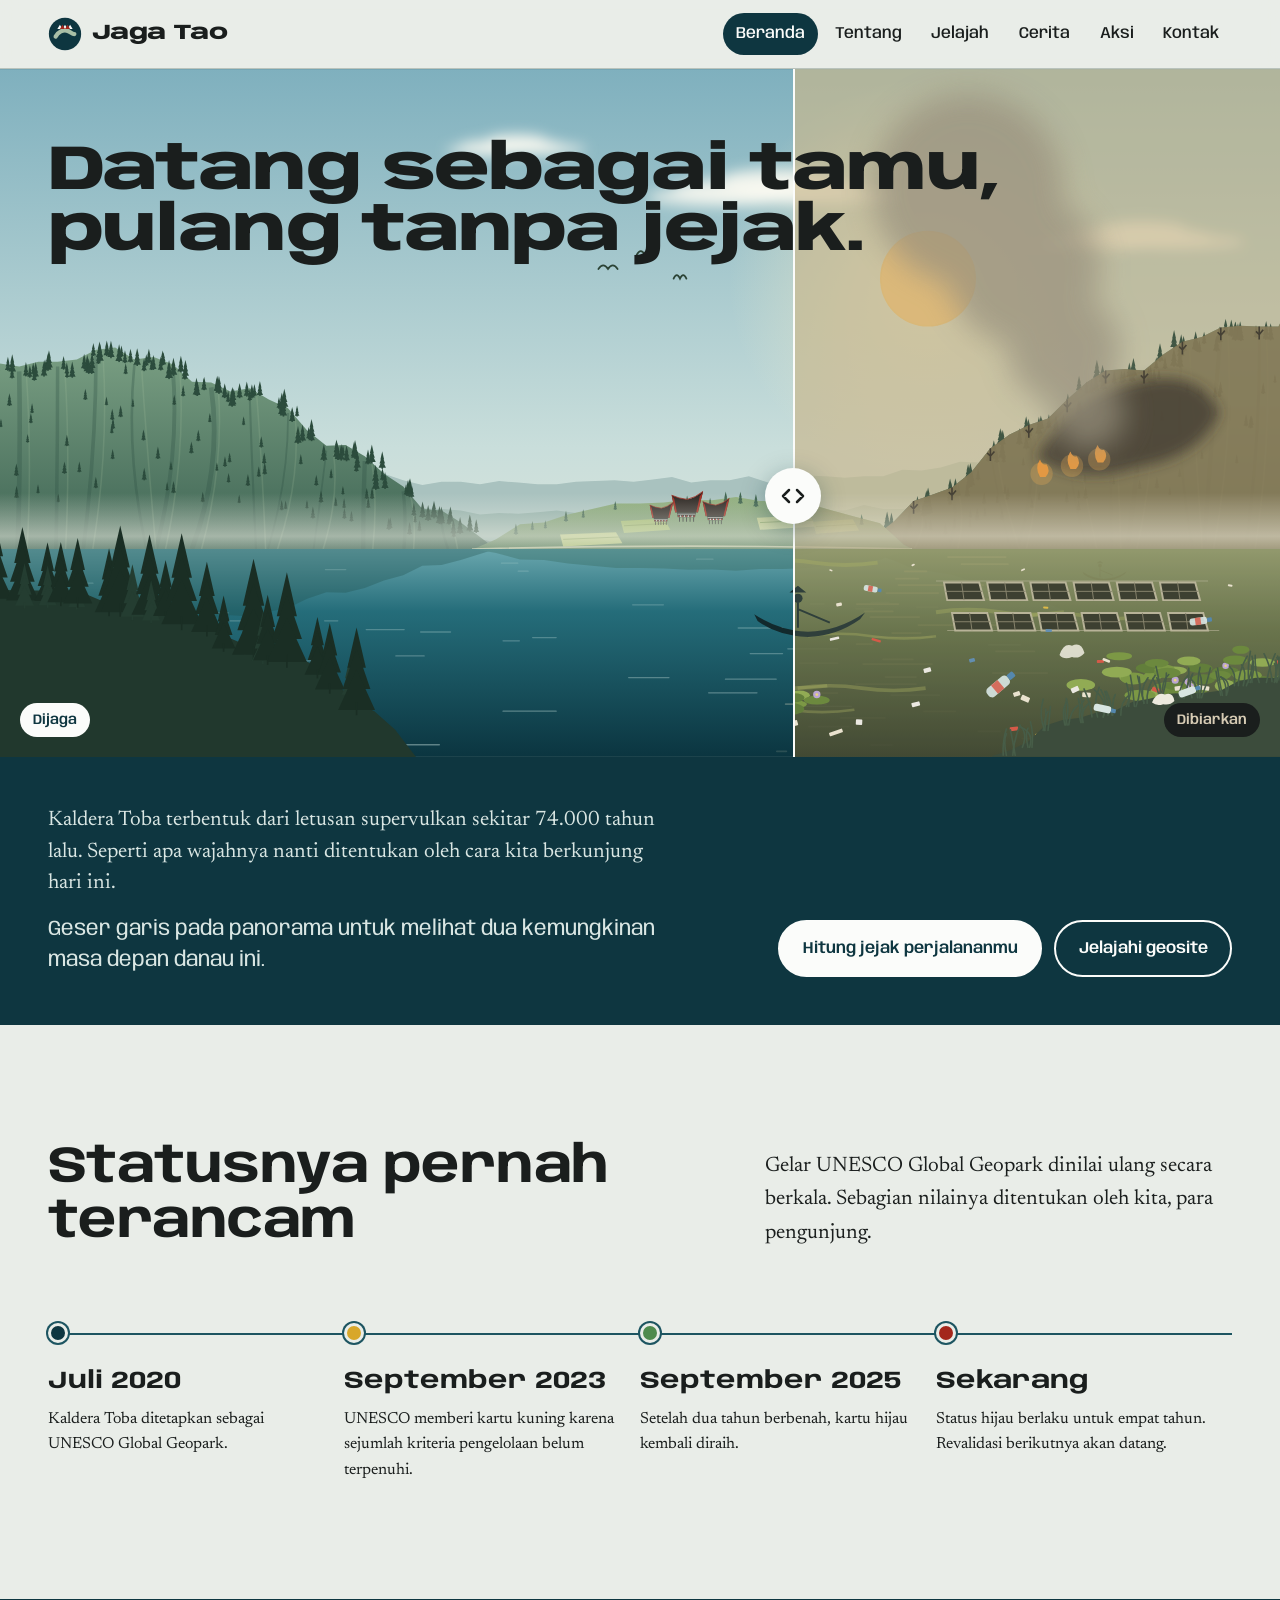
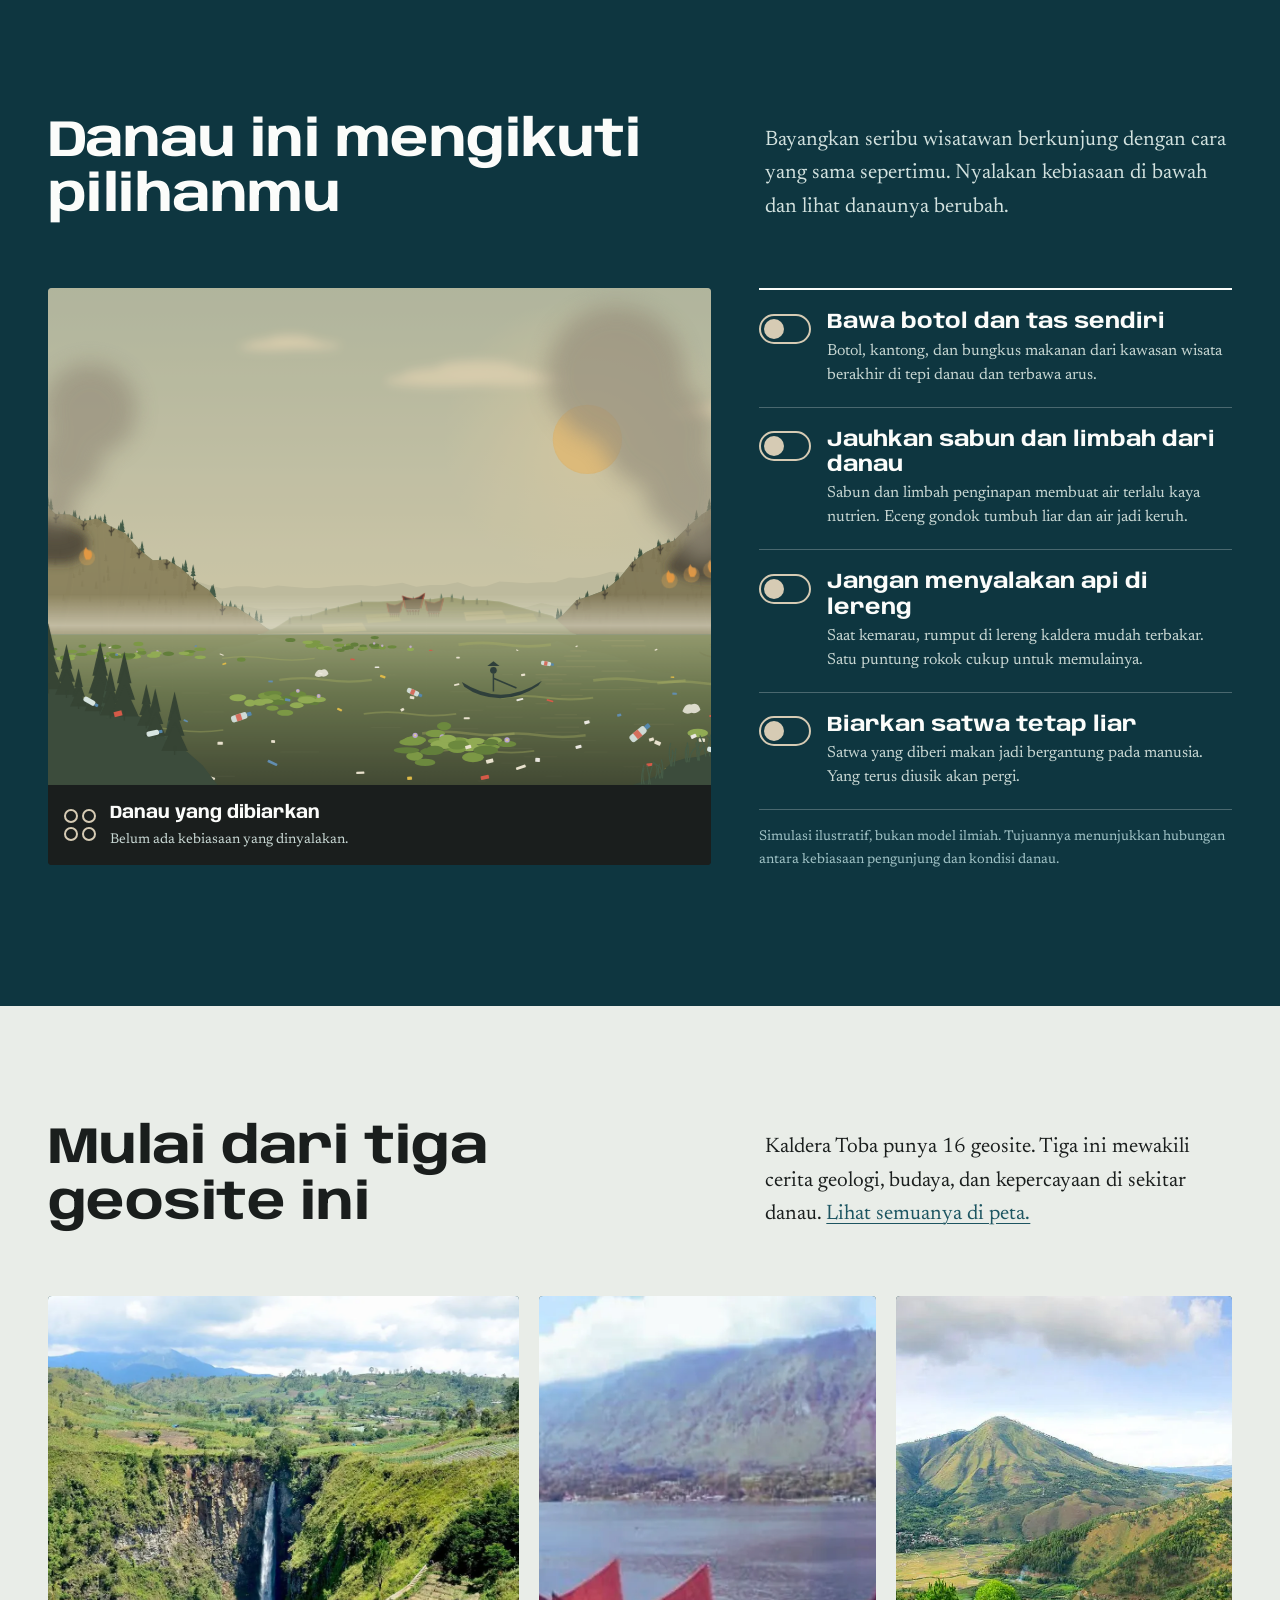
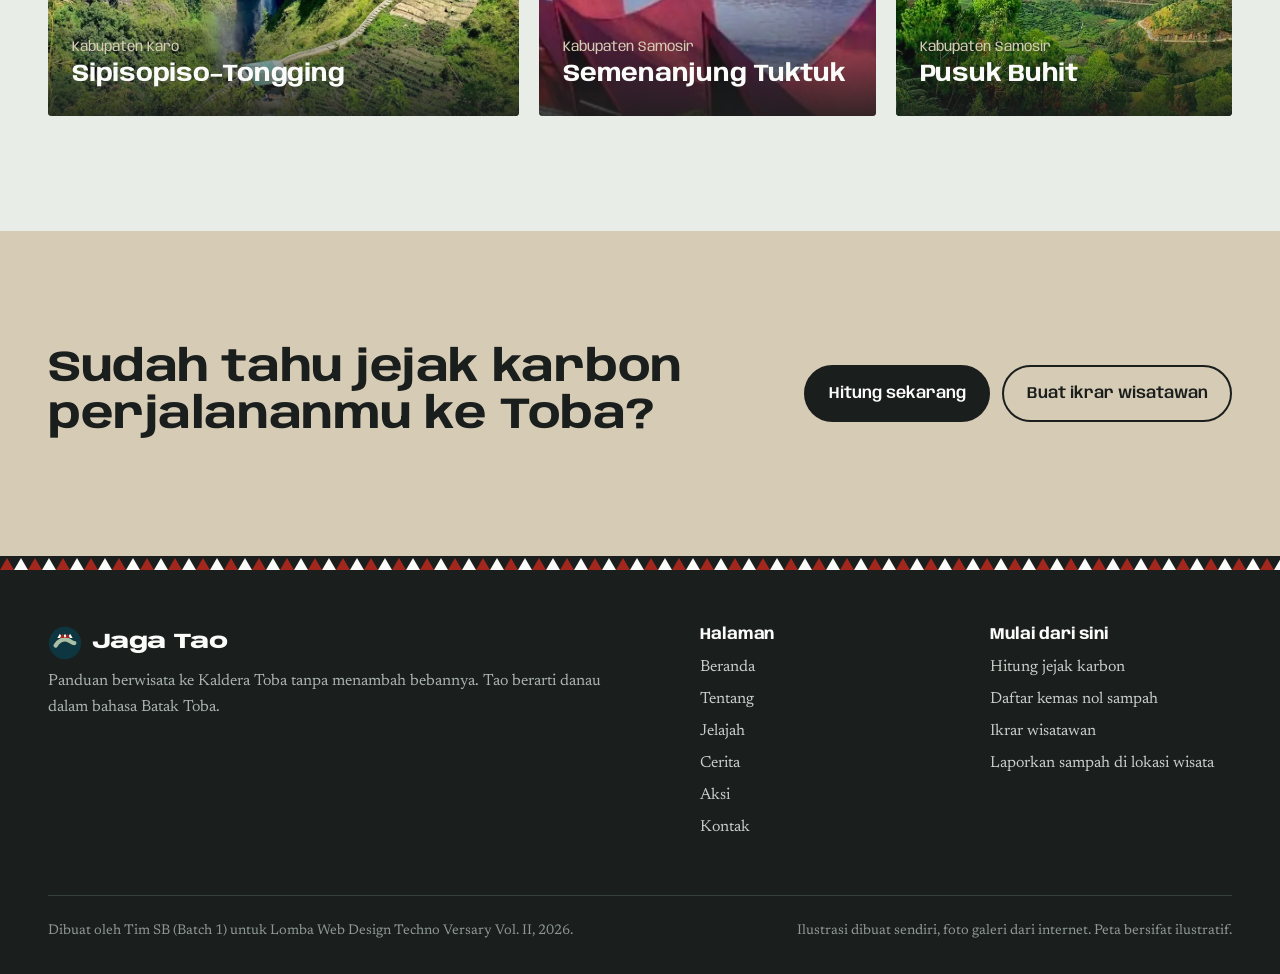
<file: index.html>
<!doctype html>
<html lang="id">
<head>
<meta charset="utf-8">
<meta name="viewport" content="width=device-width, initial-scale=1">
<title>Jaga Tao | Berwisata ke Danau Toba tanpa meninggalkan jejak</title>
<meta name="description" content="Panduan wisata ramah lingkungan ke Kaldera Toba: geosite, cerita, kalkulator jejak karbon, dan ikrar wisatawan.">
<meta name="theme-color" content="#0e3640">
<meta property="og:title" content="Jaga Tao | Berwisata ke Danau Toba tanpa meninggalkan jejak">
<meta property="og:description" content="Panduan wisata ramah lingkungan ke Kaldera Toba: geosite, cerita, kalkulator jejak karbon, dan ikrar wisatawan.">
<link rel="icon" href="assets/img/logo.svg" type="image/svg+xml">
<link rel="preload" href="assets/fonts/anybody.woff2" as="font" type="font/woff2" crossorigin>
<link rel="preload" href="assets/fonts/newsreader.woff2" as="font" type="font/woff2" crossorigin>
<link rel="stylesheet" href="css/style.css">
</head>
<body>
<a class="lewati" href="#isi">Lewati ke konten</a>
<header class="kepala">
  <div class="wadah kepala__isi">
    <a class="merek" href="index.html" aria-label="Jaga Tao, ke beranda"><svg viewBox="0 0 40 40" aria-hidden="true"><circle cx="20" cy="20" r="19" fill="#0e3640"/><path d="M9 23c3-6 9-8 13-7s6 4 9 4" stroke="#a9bfa6" stroke-width="5" stroke-linecap="round" fill="none"/><path d="M14 9l3 5h-6z M20 9l3 5h-6z M26 9l3 5h-6z" fill="#fbfcfa"/><path d="M17 9l3 5h-6z M23 9l3 5h-6z" fill="#a3271c" transform="translate(0 0)"/></svg><span>Jaga Tao</span></a>
    <nav aria-label="Navigasi utama">
      <button class="nav__tombol" type="button" aria-expanded="false" aria-controls="menu-utama"><span class="nav__garis" aria-hidden="true"></span>Menu</button>
      <ul class="nav__daftar" id="menu-utama"><li><a href="index.html" aria-current="page">Beranda</a></li><li><a href="about.html">Tentang</a></li><li><a href="jelajah.html">Jelajah</a></li><li><a href="cerita.html">Cerita</a></li><li><a href="aksi.html">Aksi</a></li><li><a href="contact.html">Kontak</a></li></ul>
    </nav>
  </div>
</header>
<main id="isi">

<section class="hero" aria-labelledby="judul-hero">
  <div class="panorama" style="--posisi:62%">
    <img src="assets/img/hero-dijaga.svg" alt="Danau Toba yang terjaga: air biru jernih, lereng hijau berhutan, dan solu di tengah danau." width="1600" height="860" fetchpriority="high">
    <img class="panorama__dibiarkan" src="assets/img/hero-dibiarkan.svg" alt="Danau Toba yang dibiarkan: air keruh kehijauan, eceng gondok, sampah mengapung, keramba, dan bukit yang terbakar." width="1600" height="860">
    <div class="panorama__garis" aria-hidden="true"><span class="panorama__pegangan"><svg viewBox="0 0 28 28" fill="none" stroke="currentColor" stroke-width="2.5" stroke-linecap="round" stroke-linejoin="round" aria-hidden="true"><path d="M10 8l-6 6 6 6M18 8l6 6-6 6"/></svg></span></div>
    <span class="panorama__label panorama__label--kiri" aria-hidden="true">Dijaga</span>
    <span class="panorama__label panorama__label--kanan" aria-hidden="true">Dibiarkan</span>
    <label class="sr-only" for="geser-panorama">Geser untuk membandingkan Danau Toba yang dijaga dan yang dibiarkan</label>
    <input id="geser-panorama" type="range" min="0" max="100" value="62" step="1">
    <div class="hero__teks">
      <div class="wadah">
        <h1 id="judul-hero"><span class="baris">Datang sebagai tamu,</span> <span class="baris">pulang tanpa jejak.</span></h1>
      </div>
    </div>
  </div>
  <div class="hero__bawah">
    <div class="wadah">
      <div>
        <p>Kaldera Toba terbentuk dari letusan supervulkan sekitar 74.000 tahun lalu. Seperti apa wajahnya nanti ditentukan oleh cara kita berkunjung hari ini.</p>
        <p class="hero__petunjuk">Geser garis pada panorama untuk melihat dua kemungkinan masa depan danau ini.</p>
      </div>
      <div class="hero__aksi">
        <a class="tombol tombol--terang" href="aksi.html#kalkulator">Hitung jejak perjalananmu</a>
        <a class="tombol tombol--garis" style="color:var(--putih);border-color:var(--putih)" href="jelajah.html">Jelajahi geosite</a>
      </div>
    </div>
  </div>
</section>

<section class="bagian" aria-labelledby="judul-status">
  <div class="wadah">
    <div class="kepala-bagian">
      <h2 id="judul-status">Statusnya pernah terancam</h2>
      <p>Gelar UNESCO Global Geopark dinilai ulang secara berkala. Sebagian nilainya ditentukan oleh kita, para pengunjung.</p>
    </div>
    <ol class="lini">
      <li><time datetime="2020-07">Juli 2020</time><p>Kaldera Toba ditetapkan sebagai UNESCO Global Geopark.</p></li>
      <li class="kuning"><time datetime="2023-09">September 2023</time><p>UNESCO memberi kartu kuning karena sejumlah kriteria pengelolaan belum terpenuhi.</p></li>
      <li class="hijau"><time datetime="2025-09">September 2025</time><p>Setelah dua tahun berbenah, kartu hijau kembali diraih.</p></li>
      <li class="kini"><time datetime="2026">Sekarang</time><p>Status hijau berlaku untuk empat tahun. Revalidasi berikutnya akan datang.</p></li>
    </ol>
  </div>
</section>

<section class="bagian bagian--gelap" aria-labelledby="judul-sim"><div class="wadah"><div class="kepala-bagian"><h2 id="judul-sim">Danau ini mengikuti pilihanmu</h2><p>Bayangkan seribu wisatawan berkunjung dengan cara yang sama sepertimu. Nyalakan kebiasaan di bawah dan lihat danaunya berubah.</p></div><div class="sim"><figure class="sim__gambar"><svg class="sim__svg" viewBox="0 0 1600 860" preserveAspectRatio="xMidYMid slice" role="img" aria-labelledby="sim-t"><title id="sim-t">Ilustrasi Danau Toba yang berubah mengikuti pilihanmu</title><defs>
<linearGradient id="ssky" x1="0" y1="0" x2="0" y2="1"><stop offset="0" stop-color="#7fb0be"/><stop offset=".55" stop-color="#c9dedb"/><stop offset="1" stop-color="#f3eddb"/></linearGradient>
<radialGradient id="sglow"><stop offset="0" stop-color="#fff6d8" stop-opacity=".95"/><stop offset=".25" stop-color="#fff1c9" stop-opacity=".5"/><stop offset="1" stop-color="#fff1c9" stop-opacity="0"/></radialGradient>
<linearGradient id="slake" x1="0" y1="0" x2="0" y2="1"><stop offset="0" stop-color="#6aa7ae"/><stop offset=".3" stop-color="#256d7a"/><stop offset="1" stop-color="#0b3540"/></linearGradient>
<linearGradient id="smurk" x1="0" y1="0" x2="0" y2="1"><stop offset="0" stop-color="#8d9463"/><stop offset=".4" stop-color="#5d683c"/><stop offset="1" stop-color="#2c3520"/></linearGradient>
<linearGradient id="swl" x1="0" y1="0" x2="0" y2="1"><stop offset="0" stop-color="#7a9f83"/><stop offset="1" stop-color="#3c6252"/></linearGradient>
<linearGradient id="swr" x1="0" y1="0" x2="0" y2="1"><stop offset="0" stop-color="#6b917a"/><stop offset="1" stop-color="#335848"/></linearGradient>
<linearGradient id="ssam" x1="0" y1="0" x2="0" y2="1"><stop offset="0" stop-color="#8fae7c"/><stop offset="1" stop-color="#557a5c"/></linearGradient>
<linearGradient id="smist" x1="0" y1="0" x2="0" y2="1"><stop offset="0" stop-color="#f4f3e8" stop-opacity="0"/><stop offset=".6" stop-color="#f4f3e8" stop-opacity=".7"/><stop offset="1" stop-color="#f4f3e8" stop-opacity="0"/></linearGradient>
<filter id="sb8" x="-20%" y="-20%" width="140%" height="140%"><feGaussianBlur stdDeviation="8"/></filter>
<filter id="sb18" x="-30%" y="-30%" width="160%" height="160%"><feGaussianBlur stdDeviation="18"/></filter>
<clipPath id="slc"><rect x="0" y="600" width="1600" height="260"/></clipPath>
</defs><rect width="1600" height="860" fill="url(#ssky)"/><circle cx="1160" cy="262" r="250" fill="url(#sglow)"/><circle cx="1160" cy="262" r="58" fill="#fff8e2"/><g filter="url(#sb8)"><ellipse cx="960" cy="150" rx="120" ry="16" fill="#fbfaf2" opacity=".75"/><ellipse cx="900" cy="160" rx="90" ry="12" fill="#fbfaf2" opacity=".75"/><ellipse cx="1030" cy="158" rx="100" ry="12" fill="#fbfaf2" opacity=".75"/><ellipse cx="970" cy="138" rx="70" ry="14" fill="#fbfaf2" opacity=".75"/><ellipse cx="1420" cy="210" rx="96" ry="13" fill="#fbfaf2" opacity=".75"/><ellipse cx="1372" cy="218" rx="72" ry="10" fill="#fbfaf2" opacity=".75"/><ellipse cx="1476" cy="216" rx="80" ry="10" fill="#fbfaf2" opacity=".75"/><ellipse cx="1428" cy="200" rx="56" ry="11" fill="#fbfaf2" opacity=".75"/><ellipse cx="640" cy="96" rx="66" ry="9" fill="#fbfaf2" opacity=".75"/><ellipse cx="607" cy="102" rx="50" ry="7" fill="#fbfaf2" opacity=".75"/><ellipse cx="678" cy="100" rx="55" ry="7" fill="#fbfaf2" opacity=".75"/><ellipse cx="646" cy="89" rx="38" ry="8" fill="#fbfaf2" opacity=".75"/></g><g class="L L-satwa L-inv"><path d="M748,250 q6,-9 12,0 q6,-9 12,0" stroke="#2b4335" stroke-width="2.2" fill="none" stroke-linecap="round"/><path d="M796,232 q5,-9 10,0 q5,-9 10,0" stroke="#2b4335" stroke-width="2.2" fill="none" stroke-linecap="round"/><path d="M842,262 q4,-9 8,0 q4,-9 8,0" stroke="#2b4335" stroke-width="2.2" fill="none" stroke-linecap="round"/><path d="M1319,150 q5,-9 11,0 q5,-9 11,0" stroke="#2b4335" stroke-width="2.2" fill="none" stroke-linecap="round"/><path d="M1364,168 q4,-9 8,0 q4,-9 8,0" stroke="#2b4335" stroke-width="2.2" fill="none" stroke-linecap="round"/></g><path d="M0,604 L0,466 L24,474 L48,474 L72,471 L96,477 L120,479 L144,484 L168,489 L192,484 L216,486 L240,495 L264,491 L288,495 L312,488 L336,494 L360,499 L384,497 L408,507 L432,509 L456,503 L480,506 L504,514 L528,520 L552,516 L576,516 L600,519 L624,515 L648,517 L672,519 L696,519 L720,516 L744,515 L768,514 L792,516 L816,513 L840,510 L864,517 L888,514 L912,514 L936,509 L960,517 L984,516 L1008,508 L1032,509 L1056,511 L1080,509 L1104,509 L1128,501 L1152,502 L1176,498 L1200,491 L1224,492 L1248,493 L1272,492 L1296,488 L1320,489 L1344,482 L1368,482 L1392,485 L1416,479 L1440,473 L1464,474 L1488,472 L1512,469 L1536,464 L1560,463 L1584,462 L1600,462 L1600,604 Z" fill="#a9c2bf"/><path d="M0,604 L0,524 L24,524 L48,518 L72,519 L96,527 L120,529 L144,531 L168,530 L192,535 L216,537 L240,539 L264,537 L288,539 L312,539 L336,542 L360,545 L384,545 L408,543 L432,543 L456,543 L480,543 L504,544 L528,549 L552,550 L576,552 L600,557 L624,555 L648,556 L672,554 L696,552 L720,555 L744,553 L768,556 L792,559 L816,556 L840,551 L864,556 L888,555 L912,553 L936,554 L960,552 L984,552 L1008,548 L1032,552 L1056,552 L1080,545 L1104,550 L1128,550 L1152,547 L1176,547 L1200,545 L1224,547 L1248,542 L1272,543 L1296,537 L1320,540 L1344,538 L1368,532 L1392,531 L1416,532 L1440,528 L1464,525 L1488,521 L1512,521 L1536,523 L1560,518 L1584,523 L1600,520 L1600,604 Z" fill="#8eada7"/><g class="L L-api"><rect width="1600" height="604" fill="#c9b98f" opacity=".62"/><circle cx="1160" cy="262" r="60" fill="#e0b46a" opacity=".8"/></g><g clip-path="none"><path d="M0,606 L0,368 L24,372 L48,366 L72,366 L96,363 L120,351 L144,348 L168,363 L192,360 L216,369 L240,391 L264,392 L288,403 L312,399 L336,413 L360,424 L384,452 L408,471 L432,470 L456,484 L480,506 L504,522 L528,550 L552,552 L576,567 L600,585 L620,600 L620,606 Z" fill="url(#swl)"/><path d="M1070,606 L1070,596 L1094,584 L1118,565 L1142,540 L1166,532 L1190,523 L1214,504 L1238,474 L1262,457 L1286,445 L1310,437 L1334,413 L1358,392 L1382,377 L1406,375 L1430,377 L1454,357 L1478,341 L1502,335 L1526,323 L1550,321 L1574,322 L1598,322 L1600,318 L1600,606 Z" fill="url(#swr)"/><path d="M24,378 Q26,486 22,600" stroke="#2f5244" stroke-width="5.7" opacity=".32" fill="none"/><path d="M33,382 Q40,486 34,600" stroke="#b6cfa5" stroke-width="2" opacity=".16" fill="none"/><path d="M72,372 Q72,483 70,600" stroke="#2f5244" stroke-width="4.3" opacity=".32" fill="none"/><path d="M81,376 Q88,483 82,600" stroke="#b6cfa5" stroke-width="2" opacity=".16" fill="none"/><path d="M120,357 Q120,475 104,600" stroke="#2f5244" stroke-width="4.5" opacity=".32" fill="none"/><path d="M129,361 Q136,475 116,600" stroke="#b6cfa5" stroke-width="2" opacity=".16" fill="none"/><path d="M168,369 Q157,481 183,600" stroke="#2f5244" stroke-width="3.2" opacity=".32" fill="none"/><path d="M177,373 Q184,481 195,600" stroke="#b6cfa5" stroke-width="2" opacity=".16" fill="none"/><path d="M216,375 Q225,484 195,600" stroke="#2f5244" stroke-width="4.8" opacity=".32" fill="none"/><path d="M225,379 Q232,484 207,600" stroke="#b6cfa5" stroke-width="2" opacity=".16" fill="none"/><path d="M264,398 Q278,496 240,600" stroke="#2f5244" stroke-width="5.9" opacity=".32" fill="none"/><path d="M273,402 Q280,496 252,600" stroke="#b6cfa5" stroke-width="2" opacity=".16" fill="none"/><path d="M312,405 Q315,500 320,600" stroke="#2f5244" stroke-width="2.6" opacity=".32" fill="none"/><path d="M321,409 Q328,500 332,600" stroke="#b6cfa5" stroke-width="2" opacity=".16" fill="none"/><path d="M360,430 Q361,512 335,600" stroke="#2f5244" stroke-width="2.2" opacity=".32" fill="none"/><path d="M369,434 Q376,512 347,600" stroke="#b6cfa5" stroke-width="2" opacity=".16" fill="none"/><path d="M408,477 Q401,535 392,600" stroke="#2f5244" stroke-width="2.1" opacity=".32" fill="none"/><path d="M417,481 Q424,535 404,600" stroke="#b6cfa5" stroke-width="2" opacity=".16" fill="none"/><path d="M456,490 Q454,542 454,600" stroke="#2f5244" stroke-width="5.4" opacity=".32" fill="none"/><path d="M465,494 Q472,542 466,600" stroke="#b6cfa5" stroke-width="2" opacity=".16" fill="none"/><path d="M504,528 Q508,561 505,600" stroke="#2f5244" stroke-width="4.0" opacity=".32" fill="none"/><path d="M513,532 Q520,561 517,600" stroke="#b6cfa5" stroke-width="2" opacity=".16" fill="none"/><path d="M552,558 Q551,576 560,600" stroke="#2f5244" stroke-width="3.1" opacity=".32" fill="none"/><path d="M561,562 Q568,576 572,600" stroke="#b6cfa5" stroke-width="2" opacity=".16" fill="none"/><path d="M600,591 Q614,592 626,600" stroke="#2f5244" stroke-width="5.4" opacity=".32" fill="none"/><path d="M609,595 Q616,592 638,600" stroke="#b6cfa5" stroke-width="2" opacity=".16" fill="none"/><path d="M1094,590 Q1089,592 1105,600" stroke="#294a3d" stroke-width="2.9" opacity=".32" fill="none"/><path d="M1103,594 Q1110,592 1117,600" stroke="#b6cfa5" stroke-width="2" opacity=".16" fill="none"/><path d="M1142,546 Q1130,570 1131,600" stroke="#294a3d" stroke-width="5.1" opacity=".32" fill="none"/><path d="M1151,550 Q1158,570 1143,600" stroke="#b6cfa5" stroke-width="2" opacity=".16" fill="none"/><path d="M1190,529 Q1200,562 1185,600" stroke="#294a3d" stroke-width="3.5" opacity=".32" fill="none"/><path d="M1199,533 Q1206,562 1197,600" stroke="#b6cfa5" stroke-width="2" opacity=".16" fill="none"/><path d="M1238,480 Q1248,537 1262,600" stroke="#294a3d" stroke-width="2.0" opacity=".32" fill="none"/><path d="M1247,484 Q1254,537 1274,600" stroke="#b6cfa5" stroke-width="2" opacity=".16" fill="none"/><path d="M1286,451 Q1297,522 1271,600" stroke="#294a3d" stroke-width="3.9" opacity=".32" fill="none"/><path d="M1295,455 Q1302,522 1283,600" stroke="#b6cfa5" stroke-width="2" opacity=".16" fill="none"/><path d="M1334,419 Q1331,507 1359,600" stroke="#294a3d" stroke-width="2.3" opacity=".32" fill="none"/><path d="M1343,423 Q1350,507 1371,600" stroke="#b6cfa5" stroke-width="2" opacity=".16" fill="none"/><path d="M1382,383 Q1390,489 1389,600" stroke="#294a3d" stroke-width="3.1" opacity=".32" fill="none"/><path d="M1391,387 Q1398,489 1401,600" stroke="#b6cfa5" stroke-width="2" opacity=".16" fill="none"/><path d="M1430,383 Q1425,488 1409,600" stroke="#294a3d" stroke-width="5.9" opacity=".32" fill="none"/><path d="M1439,387 Q1446,488 1421,600" stroke="#b6cfa5" stroke-width="2" opacity=".16" fill="none"/><path d="M1478,347 Q1467,470 1491,600" stroke="#294a3d" stroke-width="3.0" opacity=".32" fill="none"/><path d="M1487,351 Q1494,470 1503,600" stroke="#b6cfa5" stroke-width="2" opacity=".16" fill="none"/><path d="M1526,329 Q1514,462 1505,600" stroke="#294a3d" stroke-width="5.2" opacity=".32" fill="none"/><path d="M1535,333 Q1542,462 1517,600" stroke="#b6cfa5" stroke-width="2" opacity=".16" fill="none"/><path d="M1574,328 Q1576,461 1557,600" stroke="#294a3d" stroke-width="3.8" opacity=".32" fill="none"/><path d="M1583,332 Q1590,461 1569,600" stroke="#b6cfa5" stroke-width="2" opacity=".16" fill="none"/><path d="M-5.5,370.1 L-4.0,376.8 L-7.0,376.8Z" fill="#2c4c3d"/><path d="M-5.5,373.6 L-3.2,380.3 L-7.8,380.3Z" fill="#2c4c3d"/><path d="M-5.5,377.1 L-2.5,383.7 L-8.5,383.7Z" fill="#2c4c3d"/><rect x="-6.5" y="382.6" width="2" height="2.0" fill="#2c4c3d"/><path d="M9.9,359.6 L11.7,367.7 L8.0,367.7Z" fill="#2c4c3d"/><path d="M9.9,363.8 L12.7,371.9 L7.1,371.9Z" fill="#2c4c3d"/><path d="M9.9,368.0 L13.6,376.1 L6.2,376.1Z" fill="#2c4c3d"/><rect x="8.9" y="374.7" width="2" height="2.5" fill="#2c4c3d"/><path d="M-4.8,355.4 L-2.3,366.3 L-7.2,366.3Z" fill="#2c4c3d"/><path d="M-4.8,361.0 L-1.0,371.9 L-8.5,371.9Z" fill="#2c4c3d"/><path d="M-4.8,366.7 L0.2,377.6 L-9.7,377.6Z" fill="#2c4c3d"/><rect x="-5.8" y="375.7" width="2" height="3.3" fill="#2c4c3d"/><path d="M15.3,356.7 L17.7,367.2 L12.9,367.2Z" fill="#2c4c3d"/><path d="M15.3,362.2 L18.9,372.6 L11.7,372.6Z" fill="#2c4c3d"/><path d="M15.3,367.6 L20.1,378.1 L10.5,378.1Z" fill="#2c4c3d"/><rect x="14.3" y="376.3" width="2" height="3.2" fill="#2c4c3d"/><path d="M-4.8,358.1 L-2.5,368.4 L-7.2,368.4Z" fill="#2c4c3d"/><path d="M-4.8,363.5 L-1.3,373.8 L-8.4,373.8Z" fill="#2c4c3d"/><path d="M-4.8,368.9 L-0.1,379.2 L-9.5,379.2Z" fill="#2c4c3d"/><rect x="-5.8" y="377.4" width="2" height="3.1" fill="#2c4c3d"/><path d="M11.8,405.3 L13.5,412.7 L10.1,412.7Z" fill="#2c4c3d"/><path d="M11.8,409.2 L14.3,416.5 L9.3,416.5Z" fill="#2c4c3d"/><path d="M11.8,413.0 L15.2,420.3 L8.5,420.3Z" fill="#2c4c3d"/><rect x="10.8" y="419.0" width="2" height="2.2" fill="#2c4c3d"/><path d="M-2.7,427.8 L-1.2,434.6 L-4.3,434.6Z" fill="#2c4c3d"/><path d="M-2.7,431.3 L-0.4,438.1 L-5.1,438.1Z" fill="#2c4c3d"/><path d="M-2.7,434.8 L0.3,441.6 L-5.8,441.6Z" fill="#2c4c3d"/><rect x="-3.7" y="440.4" width="2" height="2.0" fill="#2c4c3d"/><path d="M1.2,437.1 L2.3,441.9 L0.1,441.9Z" fill="#2c4c3d"/><path d="M1.2,439.6 L2.8,444.4 L-0.5,444.4Z" fill="#2c4c3d"/><path d="M1.2,442.1 L3.4,446.9 L-1.0,446.9Z" fill="#2c4c3d"/><rect x="0.2" y="446.1" width="2" height="1.5" fill="#2c4c3d"/><path d="M15.1,371.0 L16.7,378.2 L13.4,378.2Z" fill="#2c4c3d"/><path d="M15.1,374.8 L17.5,382.0 L12.6,382.0Z" fill="#2c4c3d"/><path d="M15.1,378.6 L18.4,385.8 L11.8,385.8Z" fill="#2c4c3d"/><rect x="14.1" y="384.5" width="2" height="2.2" fill="#2c4c3d"/><path d="M32.4,366.2 L34.3,374.5 L30.6,374.5Z" fill="#2c4c3d"/><path d="M32.4,370.5 L35.3,378.8 L29.6,378.8Z" fill="#2c4c3d"/><path d="M32.4,374.8 L36.2,383.1 L28.7,383.1Z" fill="#2c4c3d"/><rect x="31.4" y="381.7" width="2" height="2.5" fill="#2c4c3d"/><path d="M44.6,366.2 L46.6,375.1 L42.6,375.1Z" fill="#2c4c3d"/><path d="M44.6,370.8 L47.7,379.7 L41.6,379.7Z" fill="#2c4c3d"/><path d="M44.6,375.5 L48.7,384.4 L40.6,384.4Z" fill="#2c4c3d"/><rect x="43.6" y="382.8" width="2" height="2.7" fill="#2c4c3d"/><path d="M41.5,367.2 L43.0,374.0 L39.9,374.0Z" fill="#2c4c3d"/><path d="M41.5,370.7 L43.8,377.5 L39.1,377.5Z" fill="#2c4c3d"/><path d="M41.5,374.3 L44.5,381.0 L38.4,381.0Z" fill="#2c4c3d"/><rect x="40.5" y="379.9" width="2" height="2.1" fill="#2c4c3d"/><path d="M42.9,373.8 L44.5,381.0 L41.2,381.0Z" fill="#2c4c3d"/><path d="M42.9,377.6 L45.4,384.8 L40.4,384.8Z" fill="#2c4c3d"/><path d="M42.9,381.3 L46.2,388.6 L39.6,388.6Z" fill="#2c4c3d"/><rect x="41.9" y="387.3" width="2" height="2.2" fill="#2c4c3d"/><path d="M20.5,493.1 L22.1,500.3 L18.8,500.3Z" fill="#2c4c3d"/><path d="M20.5,496.9 L22.9,504.0 L18.0,504.0Z" fill="#2c4c3d"/><path d="M20.5,500.6 L23.7,507.8 L17.2,507.8Z" fill="#2c4c3d"/><rect x="19.5" y="506.5" width="2" height="2.2" fill="#2c4c3d"/><path d="M20.7,521.1 L22.3,528.1 L19.1,528.1Z" fill="#2c4c3d"/><path d="M20.7,524.8 L23.1,531.8 L18.3,531.8Z" fill="#2c4c3d"/><path d="M20.7,528.4 L23.9,535.5 L17.5,535.5Z" fill="#2c4c3d"/><rect x="19.7" y="534.2" width="2" height="2.1" fill="#2c4c3d"/><path d="M34.5,456.4 L35.6,461.3 L33.4,461.3Z" fill="#2c4c3d"/><path d="M34.5,458.9 L36.2,463.8 L32.8,463.8Z" fill="#2c4c3d"/><path d="M34.5,461.5 L36.8,466.4 L32.3,466.4Z" fill="#2c4c3d"/><rect x="33.5" y="465.5" width="2" height="1.5" fill="#2c4c3d"/><path d="M37.3,370.1 L39.0,377.3 L35.7,377.3Z" fill="#2c4c3d"/><path d="M37.3,373.9 L39.8,381.1 L34.9,381.1Z" fill="#2c4c3d"/><path d="M37.3,377.6 L40.6,384.8 L34.0,384.8Z" fill="#2c4c3d"/><rect x="36.3" y="383.6" width="2" height="2.2" fill="#2c4c3d"/><path d="M60.0,355.2 L62.3,365.4 L57.6,365.4Z" fill="#2c4c3d"/><path d="M60.0,360.5 L63.4,370.7 L56.5,370.7Z" fill="#2c4c3d"/><path d="M60.0,365.8 L64.6,376.0 L55.3,376.0Z" fill="#2c4c3d"/><rect x="59.0" y="374.2" width="2" height="3.1" fill="#2c4c3d"/><path d="M56.3,362.8 L57.8,369.7 L54.7,369.7Z" fill="#2c4c3d"/><path d="M56.3,366.4 L58.6,373.2 L53.9,373.2Z" fill="#2c4c3d"/><path d="M56.3,370.0 L59.4,376.8 L53.1,376.8Z" fill="#2c4c3d"/><rect x="55.3" y="375.6" width="2" height="2.1" fill="#2c4c3d"/><path d="M60.5,359.5 L62.1,366.7 L58.9,366.7Z" fill="#2c4c3d"/><path d="M60.5,363.2 L62.9,370.4 L58.0,370.4Z" fill="#2c4c3d"/><path d="M60.5,367.0 L63.7,374.1 L57.2,374.1Z" fill="#2c4c3d"/><rect x="59.5" y="372.9" width="2" height="2.2" fill="#2c4c3d"/><path d="M55.0,364.7 L57.1,373.8 L52.9,373.8Z" fill="#2c4c3d"/><path d="M55.0,369.4 L58.1,378.5 L51.9,378.5Z" fill="#2c4c3d"/><path d="M55.0,374.2 L59.2,383.2 L50.9,383.2Z" fill="#2c4c3d"/><rect x="54.0" y="381.7" width="2" height="2.8" fill="#2c4c3d"/><path d="M47.5,519.1 L48.7,524.3 L46.3,524.3Z" fill="#2c4c3d"/><path d="M47.5,521.8 L49.3,527.0 L45.8,527.0Z" fill="#2c4c3d"/><path d="M47.5,524.5 L49.9,529.7 L45.2,529.7Z" fill="#2c4c3d"/><rect x="46.5" y="528.8" width="2" height="1.6" fill="#2c4c3d"/><path d="M38.6,430.0 L39.9,435.8 L37.2,435.8Z" fill="#2c4c3d"/><path d="M38.6,433.0 L40.6,438.8 L36.6,438.8Z" fill="#2c4c3d"/><path d="M38.6,436.0 L41.2,441.9 L35.9,441.9Z" fill="#2c4c3d"/><rect x="37.6" y="440.9" width="2" height="1.8" fill="#2c4c3d"/><path d="M40.1,417.8 L41.3,423.5 L38.8,423.5Z" fill="#2c4c3d"/><path d="M40.1,420.8 L42.0,426.4 L38.1,426.4Z" fill="#2c4c3d"/><path d="M40.1,423.7 L42.6,429.3 L37.5,429.3Z" fill="#2c4c3d"/><rect x="39.1" y="428.4" width="2" height="1.7" fill="#2c4c3d"/><path d="M79.5,358.8 L81.2,366.6 L77.7,366.6Z" fill="#2c4c3d"/><path d="M79.5,362.8 L82.1,370.6 L76.8,370.6Z" fill="#2c4c3d"/><path d="M79.5,366.9 L83.0,374.7 L75.9,374.7Z" fill="#2c4c3d"/><rect x="78.5" y="373.4" width="2" height="2.4" fill="#2c4c3d"/><path d="M90.3,365.7 L92.4,375.0 L88.2,375.0Z" fill="#2c4c3d"/><path d="M90.3,370.6 L93.5,379.9 L87.1,379.9Z" fill="#2c4c3d"/><path d="M90.3,375.4 L94.5,384.7 L86.0,384.7Z" fill="#2c4c3d"/><rect x="89.3" y="383.1" width="2" height="2.8" fill="#2c4c3d"/><path d="M83.5,366.6 L85.0,373.3 L82.0,373.3Z" fill="#2c4c3d"/><path d="M83.5,370.1 L85.8,376.8 L81.2,376.8Z" fill="#2c4c3d"/><path d="M83.5,373.6 L86.6,380.3 L80.4,380.3Z" fill="#2c4c3d"/><rect x="82.5" y="379.1" width="2" height="2.0" fill="#2c4c3d"/><path d="M61.2,351.4 L63.6,362.0 L58.8,362.0Z" fill="#2c4c3d"/><path d="M61.2,356.9 L64.8,367.5 L57.6,367.5Z" fill="#2c4c3d"/><path d="M61.2,362.4 L66.0,373.0 L56.4,373.0Z" fill="#2c4c3d"/><rect x="60.2" y="371.2" width="2" height="3.2" fill="#2c4c3d"/><path d="M83.8,372.5 L85.2,378.6 L82.4,378.6Z" fill="#2c4c3d"/><path d="M83.8,375.7 L85.9,381.7 L81.7,381.7Z" fill="#2c4c3d"/><path d="M83.8,378.8 L86.6,384.9 L81.1,384.9Z" fill="#2c4c3d"/><rect x="82.8" y="383.9" width="2" height="1.9" fill="#2c4c3d"/><path d="M83.6,457.1 L85.1,463.7 L82.1,463.7Z" fill="#2c4c3d"/><path d="M83.6,460.5 L85.9,467.1 L81.4,467.1Z" fill="#2c4c3d"/><path d="M83.6,464.0 L86.7,470.6 L80.6,470.6Z" fill="#2c4c3d"/><rect x="82.6" y="469.4" width="2" height="2.0" fill="#2c4c3d"/><path d="M72.8,531.0 L73.9,535.8 L71.7,535.8Z" fill="#2c4c3d"/><path d="M72.8,533.5 L74.5,538.3 L71.2,538.3Z" fill="#2c4c3d"/><path d="M72.8,536.0 L75.0,540.8 L70.6,540.8Z" fill="#2c4c3d"/><rect x="71.8" y="540.0" width="2" height="1.5" fill="#2c4c3d"/><path d="M80.6,490.5 L82.2,497.6 L79.0,497.6Z" fill="#2c4c3d"/><path d="M80.6,494.2 L83.0,501.3 L78.1,501.3Z" fill="#2c4c3d"/><path d="M80.6,497.9 L83.8,505.0 L77.3,505.0Z" fill="#2c4c3d"/><rect x="79.6" y="503.8" width="2" height="2.2" fill="#2c4c3d"/><path d="M109.1,357.3 L111.3,367.3 L106.8,367.3Z" fill="#2c4c3d"/><path d="M109.1,362.5 L112.5,372.5 L105.6,372.5Z" fill="#2c4c3d"/><path d="M109.1,367.8 L113.6,377.7 L104.5,377.7Z" fill="#2c4c3d"/><rect x="108.1" y="376.0" width="2" height="3.0" fill="#2c4c3d"/><path d="M115.1,354.3 L117.3,363.7 L113.0,363.7Z" fill="#2c4c3d"/><path d="M115.1,359.2 L118.3,368.7 L111.9,368.7Z" fill="#2c4c3d"/><path d="M115.1,364.1 L119.4,373.6 L110.8,373.6Z" fill="#2c4c3d"/><rect x="114.1" y="372.0" width="2" height="2.9" fill="#2c4c3d"/><path d="M114.6,363.5 L116.5,371.6 L112.8,371.6Z" fill="#2c4c3d"/><path d="M114.6,367.7 L117.4,375.8 L111.9,375.8Z" fill="#2c4c3d"/><path d="M114.6,371.9 L118.3,380.0 L110.9,380.0Z" fill="#2c4c3d"/><rect x="113.6" y="378.6" width="2" height="2.5" fill="#2c4c3d"/><path d="M110.9,361.7 L112.9,370.5 L108.9,370.5Z" fill="#2c4c3d"/><path d="M110.9,366.3 L113.9,375.2 L107.8,375.2Z" fill="#2c4c3d"/><path d="M110.9,370.9 L114.9,379.8 L106.8,379.8Z" fill="#2c4c3d"/><rect x="109.9" y="378.3" width="2" height="2.7" fill="#2c4c3d"/><path d="M105.2,355.8 L107.3,364.7 L103.2,364.7Z" fill="#2c4c3d"/><path d="M105.2,360.4 L108.3,369.4 L102.2,369.4Z" fill="#2c4c3d"/><path d="M105.2,365.1 L109.3,374.0 L101.2,374.0Z" fill="#2c4c3d"/><rect x="104.2" y="372.5" width="2" height="2.7" fill="#2c4c3d"/><path d="M106.7,399.8 L108.2,406.2 L105.2,406.2Z" fill="#2c4c3d"/><path d="M106.7,403.2 L108.9,409.5 L104.5,409.5Z" fill="#2c4c3d"/><path d="M106.7,406.5 L109.6,412.8 L103.8,412.8Z" fill="#2c4c3d"/><rect x="105.7" y="411.7" width="2" height="1.9" fill="#2c4c3d"/><path d="M119.8,509.7 L121.3,516.3 L118.3,516.3Z" fill="#2c4c3d"/><path d="M119.8,513.1 L122.0,519.7 L117.5,519.7Z" fill="#2c4c3d"/><path d="M119.8,516.6 L122.8,523.2 L116.8,523.2Z" fill="#2c4c3d"/><rect x="118.8" y="522.0" width="2" height="2.0" fill="#2c4c3d"/><path d="M99.2,490.6 L100.6,496.8 L97.8,496.8Z" fill="#2c4c3d"/><path d="M99.2,493.8 L101.3,500.0 L97.1,500.0Z" fill="#2c4c3d"/><path d="M99.2,497.1 L102.0,503.3 L96.4,503.3Z" fill="#2c4c3d"/><rect x="98.2" y="502.2" width="2" height="1.9" fill="#2c4c3d"/><path d="M123.0,354.7 L124.4,361.1 L121.5,361.1Z" fill="#2c4c3d"/><path d="M123.0,358.1 L125.2,364.5 L120.8,364.5Z" fill="#2c4c3d"/><path d="M123.0,361.4 L125.9,367.8 L120.1,367.8Z" fill="#2c4c3d"/><rect x="122.0" y="366.7" width="2" height="1.9" fill="#2c4c3d"/><path d="M133.5,339.3 L135.6,348.3 L131.4,348.3Z" fill="#2c4c3d"/><path d="M133.5,344.0 L136.6,353.0 L130.4,353.0Z" fill="#2c4c3d"/><path d="M133.5,348.7 L137.6,357.8 L129.4,357.8Z" fill="#2c4c3d"/><rect x="132.5" y="356.2" width="2" height="2.7" fill="#2c4c3d"/><path d="M124.4,340.7 L126.5,350.2 L122.2,350.2Z" fill="#2c4c3d"/><path d="M124.4,345.6 L127.6,355.1 L121.1,355.1Z" fill="#2c4c3d"/><path d="M124.4,350.6 L128.7,360.1 L120.0,360.1Z" fill="#2c4c3d"/><rect x="123.4" y="358.4" width="2" height="2.9" fill="#2c4c3d"/><path d="M124.9,342.8 L127.3,353.5 L122.5,353.5Z" fill="#2c4c3d"/><path d="M124.9,348.4 L128.5,359.0 L121.3,359.0Z" fill="#2c4c3d"/><path d="M124.9,353.9 L129.8,364.6 L120.1,364.6Z" fill="#2c4c3d"/><rect x="123.9" y="362.7" width="2" height="3.2" fill="#2c4c3d"/><path d="M116.7,342.4 L118.4,349.9 L115.0,349.9Z" fill="#2c4c3d"/><path d="M116.7,346.3 L119.3,353.8 L114.1,353.8Z" fill="#2c4c3d"/><path d="M116.7,350.2 L120.1,357.7 L113.3,357.7Z" fill="#2c4c3d"/><rect x="115.7" y="356.4" width="2" height="2.3" fill="#2c4c3d"/><path d="M133.1,409.4 L134.2,414.4 L131.9,414.4Z" fill="#2c4c3d"/><path d="M133.1,412.0 L134.8,417.1 L131.3,417.1Z" fill="#2c4c3d"/><path d="M133.1,414.6 L135.4,419.7 L130.7,419.7Z" fill="#2c4c3d"/><rect x="132.1" y="418.8" width="2" height="1.5" fill="#2c4c3d"/><path d="M140.8,475.0 L142.1,480.8 L139.5,480.8Z" fill="#2c4c3d"/><path d="M140.8,478.0 L142.8,483.8 L138.8,483.8Z" fill="#2c4c3d"/><path d="M140.8,481.1 L143.5,486.9 L138.1,486.9Z" fill="#2c4c3d"/><rect x="139.8" y="485.9" width="2" height="1.8" fill="#2c4c3d"/><path d="M140.3,424.7 L141.8,431.1 L138.8,431.1Z" fill="#2c4c3d"/><path d="M140.3,428.0 L142.5,434.5 L138.1,434.5Z" fill="#2c4c3d"/><path d="M140.3,431.4 L143.3,437.8 L137.4,437.8Z" fill="#2c4c3d"/><rect x="139.3" y="436.7" width="2" height="2.0" fill="#2c4c3d"/><path d="M138.7,339.6 L141.0,349.6 L136.5,349.6Z" fill="#2c4c3d"/><path d="M138.7,344.8 L142.2,354.9 L135.3,354.9Z" fill="#2c4c3d"/><path d="M138.7,350.1 L143.3,360.1 L134.2,360.1Z" fill="#2c4c3d"/><rect x="137.7" y="358.4" width="2" height="3.1" fill="#2c4c3d"/><path d="M163.1,349.6 L164.9,357.5 L161.3,357.5Z" fill="#2c4c3d"/><path d="M163.1,353.7 L165.8,361.7 L160.4,361.7Z" fill="#2c4c3d"/><path d="M163.1,357.9 L166.7,365.8 L159.5,365.8Z" fill="#2c4c3d"/><rect x="162.1" y="364.4" width="2" height="2.4" fill="#2c4c3d"/><path d="M151.8,345.6 L153.3,352.2 L150.3,352.2Z" fill="#2c4c3d"/><path d="M151.8,349.1 L154.1,355.7 L149.5,355.7Z" fill="#2c4c3d"/><path d="M151.8,352.5 L154.9,359.2 L148.8,359.2Z" fill="#2c4c3d"/><rect x="150.8" y="358.0" width="2" height="2.0" fill="#2c4c3d"/><path d="M148.9,344.0 L151.2,354.3 L146.5,354.3Z" fill="#2c4c3d"/><path d="M148.9,349.3 L152.4,359.6 L145.4,359.6Z" fill="#2c4c3d"/><path d="M148.9,354.7 L153.6,365.0 L144.2,365.0Z" fill="#2c4c3d"/><rect x="147.9" y="363.2" width="2" height="3.1" fill="#2c4c3d"/><path d="M156.2,351.6 L157.9,359.0 L154.5,359.0Z" fill="#2c4c3d"/><path d="M156.2,355.5 L158.7,362.9 L153.7,362.9Z" fill="#2c4c3d"/><path d="M156.2,359.3 L159.6,366.7 L152.8,366.7Z" fill="#2c4c3d"/><rect x="155.2" y="365.4" width="2" height="2.2" fill="#2c4c3d"/><path d="M139.8,443.7 L141.0,449.0 L138.5,449.0Z" fill="#2c4c3d"/><path d="M139.8,446.5 L141.6,451.8 L137.9,451.8Z" fill="#2c4c3d"/><path d="M139.8,449.3 L142.2,454.6 L137.3,454.6Z" fill="#2c4c3d"/><rect x="138.8" y="453.7" width="2" height="1.6" fill="#2c4c3d"/><path d="M141.3,436.1 L142.7,442.4 L139.8,442.4Z" fill="#2c4c3d"/><path d="M141.3,439.4 L143.4,445.7 L139.1,445.7Z" fill="#2c4c3d"/><path d="M141.3,442.7 L144.2,449.0 L138.4,449.0Z" fill="#2c4c3d"/><rect x="140.3" y="447.9" width="2" height="1.9" fill="#2c4c3d"/><path d="M150.8,420.2 L152.4,427.1 L149.2,427.1Z" fill="#2c4c3d"/><path d="M150.8,423.8 L153.2,430.7 L148.4,430.7Z" fill="#2c4c3d"/><path d="M150.8,427.4 L153.9,434.3 L147.6,434.3Z" fill="#2c4c3d"/><rect x="149.8" y="433.1" width="2" height="2.1" fill="#2c4c3d"/><path d="M189.4,362.5 L190.8,368.8 L187.9,368.8Z" fill="#2c4c3d"/><path d="M189.4,365.8 L191.6,372.2 L187.2,372.2Z" fill="#2c4c3d"/><path d="M189.4,369.1 L192.3,375.5 L186.5,375.5Z" fill="#2c4c3d"/><rect x="188.4" y="374.4" width="2" height="1.9" fill="#2c4c3d"/><path d="M157.1,367.9 L158.5,374.1 L155.7,374.1Z" fill="#2c4c3d"/><path d="M157.1,371.1 L159.2,377.3 L155.0,377.3Z" fill="#2c4c3d"/><path d="M157.1,374.4 L159.9,380.5 L154.2,380.5Z" fill="#2c4c3d"/><rect x="156.1" y="379.5" width="2" height="1.9" fill="#2c4c3d"/><path d="M180.1,361.3 L181.8,368.9 L178.4,368.9Z" fill="#2c4c3d"/><path d="M180.1,365.3 L182.7,372.8 L177.5,372.8Z" fill="#2c4c3d"/><path d="M180.1,369.2 L183.5,376.7 L176.6,376.7Z" fill="#2c4c3d"/><rect x="179.1" y="375.4" width="2" height="2.3" fill="#2c4c3d"/><path d="M182.9,356.6 L184.4,363.3 L181.4,363.3Z" fill="#2c4c3d"/><path d="M182.9,360.1 L185.2,366.8 L180.6,366.8Z" fill="#2c4c3d"/><path d="M182.9,363.6 L186.0,370.2 L179.9,370.2Z" fill="#2c4c3d"/><rect x="181.9" y="369.1" width="2" height="2.0" fill="#2c4c3d"/><path d="M171.5,349.0 L173.8,359.2 L169.1,359.2Z" fill="#2c4c3d"/><path d="M171.5,354.4 L174.9,364.5 L168.0,364.5Z" fill="#2c4c3d"/><path d="M171.5,359.7 L176.1,369.8 L166.8,369.8Z" fill="#2c4c3d"/><rect x="170.5" y="368.1" width="2" height="3.1" fill="#2c4c3d"/><path d="M166.1,412.0 L167.2,416.7 L165.0,416.7Z" fill="#2c4c3d"/><path d="M166.1,414.5 L167.7,419.2 L164.5,419.2Z" fill="#2c4c3d"/><path d="M166.1,416.9 L168.2,421.7 L163.9,421.7Z" fill="#2c4c3d"/><rect x="165.1" y="420.9" width="2" height="1.4" fill="#2c4c3d"/><path d="M179.4,450.6 L180.8,457.0 L177.9,457.0Z" fill="#2c4c3d"/><path d="M179.4,453.9 L181.6,460.3 L177.2,460.3Z" fill="#2c4c3d"/><path d="M179.4,457.3 L182.3,463.6 L176.5,463.6Z" fill="#2c4c3d"/><rect x="178.4" y="462.5" width="2" height="1.9" fill="#2c4c3d"/><path d="M180.3,498.4 L181.9,505.7 L178.6,505.7Z" fill="#2c4c3d"/><path d="M180.3,502.2 L182.8,509.4 L177.8,509.4Z" fill="#2c4c3d"/><path d="M180.3,506.0 L183.6,513.2 L177.0,513.2Z" fill="#2c4c3d"/><rect x="179.3" y="512.0" width="2" height="2.2" fill="#2c4c3d"/><path d="M203.3,351.9 L205.2,360.3 L201.4,360.3Z" fill="#2c4c3d"/><path d="M203.3,356.3 L206.1,364.7 L200.4,364.7Z" fill="#2c4c3d"/><path d="M203.3,360.7 L207.1,369.1 L199.4,369.1Z" fill="#2c4c3d"/><rect x="202.3" y="367.6" width="2" height="2.6" fill="#2c4c3d"/><path d="M186.1,349.7 L188.0,358.1 L184.2,358.1Z" fill="#2c4c3d"/><path d="M186.1,354.1 L188.9,362.4 L183.2,362.4Z" fill="#2c4c3d"/><path d="M186.1,358.4 L189.9,366.8 L182.3,366.8Z" fill="#2c4c3d"/><rect x="185.1" y="365.3" width="2" height="2.5" fill="#2c4c3d"/><path d="M204.3,353.9 L206.0,361.3 L202.6,361.3Z" fill="#2c4c3d"/><path d="M204.3,357.8 L206.8,365.1 L201.8,365.1Z" fill="#2c4c3d"/><path d="M204.3,361.6 L207.6,369.0 L200.9,369.0Z" fill="#2c4c3d"/><rect x="203.3" y="367.7" width="2" height="2.2" fill="#2c4c3d"/><path d="M191.8,357.4 L193.7,366.0 L189.8,366.0Z" fill="#2c4c3d"/><path d="M191.8,361.9 L194.7,370.5 L188.8,370.5Z" fill="#2c4c3d"/><path d="M191.8,366.4 L195.7,375.0 L187.8,375.0Z" fill="#2c4c3d"/><rect x="190.8" y="373.5" width="2" height="2.6" fill="#2c4c3d"/><path d="M200.9,359.5 L202.7,367.5 L199.1,367.5Z" fill="#2c4c3d"/><path d="M200.9,363.7 L203.6,371.6 L198.2,371.6Z" fill="#2c4c3d"/><path d="M200.9,367.8 L204.5,375.8 L197.3,375.8Z" fill="#2c4c3d"/><rect x="199.9" y="374.4" width="2" height="2.4" fill="#2c4c3d"/><path d="M208.9,516.3 L210.0,521.1 L207.8,521.1Z" fill="#2c4c3d"/><path d="M208.9,518.8 L210.6,523.6 L207.3,523.6Z" fill="#2c4c3d"/><path d="M208.9,521.3 L211.1,526.2 L206.7,526.2Z" fill="#2c4c3d"/><rect x="207.9" y="525.3" width="2" height="1.5" fill="#2c4c3d"/><path d="M213.7,490.2 L214.8,495.2 L212.6,495.2Z" fill="#2c4c3d"/><path d="M213.7,492.8 L215.4,497.8 L212.0,497.8Z" fill="#2c4c3d"/><path d="M213.7,495.4 L216.0,500.4 L211.4,500.4Z" fill="#2c4c3d"/><rect x="212.7" y="499.5" width="2" height="1.5" fill="#2c4c3d"/><path d="M197.4,472.0 L199.0,479.1 L195.8,479.1Z" fill="#2c4c3d"/><path d="M197.4,475.7 L199.9,482.8 L195.0,482.8Z" fill="#2c4c3d"/><path d="M197.4,479.4 L200.7,486.5 L194.2,486.5Z" fill="#2c4c3d"/><rect x="196.4" y="485.3" width="2" height="2.2" fill="#2c4c3d"/><path d="M216.8,361.0 L219.2,371.4 L214.4,371.4Z" fill="#2c4c3d"/><path d="M216.8,366.4 L220.4,376.8 L213.2,376.8Z" fill="#2c4c3d"/><path d="M216.8,371.9 L221.6,382.3 L212.1,382.3Z" fill="#2c4c3d"/><rect x="215.8" y="380.5" width="2" height="3.2" fill="#2c4c3d"/><path d="M231.1,370.0 L233.0,378.4 L229.2,378.4Z" fill="#2c4c3d"/><path d="M231.1,374.4 L233.9,382.7 L228.2,382.7Z" fill="#2c4c3d"/><path d="M231.1,378.7 L234.9,387.1 L227.3,387.1Z" fill="#2c4c3d"/><rect x="230.1" y="385.6" width="2" height="2.5" fill="#2c4c3d"/><path d="M226.1,358.3 L228.3,368.0 L223.9,368.0Z" fill="#2c4c3d"/><path d="M226.1,363.4 L229.4,373.0 L222.8,373.0Z" fill="#2c4c3d"/><path d="M226.1,368.4 L230.5,378.0 L221.7,378.0Z" fill="#2c4c3d"/><rect x="225.1" y="376.3" width="2" height="2.9" fill="#2c4c3d"/><path d="M231.8,363.6 L234.0,373.2 L229.6,373.2Z" fill="#2c4c3d"/><path d="M231.8,368.6 L235.1,378.2 L228.5,378.2Z" fill="#2c4c3d"/><path d="M231.8,373.6 L236.2,383.3 L227.4,383.3Z" fill="#2c4c3d"/><rect x="230.8" y="381.6" width="2" height="2.9" fill="#2c4c3d"/><path d="M211.3,363.8 L213.7,374.8 L208.8,374.8Z" fill="#2c4c3d"/><path d="M211.3,369.5 L215.0,380.5 L207.5,380.5Z" fill="#2c4c3d"/><path d="M211.3,375.2 L216.2,386.2 L206.3,386.2Z" fill="#2c4c3d"/><rect x="210.3" y="384.3" width="2" height="3.3" fill="#2c4c3d"/><path d="M239.2,465.7 L240.8,472.5 L237.7,472.5Z" fill="#2c4c3d"/><path d="M239.2,469.2 L241.6,476.0 L236.9,476.0Z" fill="#2c4c3d"/><path d="M239.2,472.8 L242.3,479.6 L236.1,479.6Z" fill="#2c4c3d"/><rect x="238.2" y="478.4" width="2" height="2.1" fill="#2c4c3d"/><path d="M216.9,515.1 L218.5,522.0 L215.3,522.0Z" fill="#2c4c3d"/><path d="M216.9,518.7 L219.3,525.7 L214.5,525.7Z" fill="#2c4c3d"/><path d="M216.9,522.3 L220.1,529.3 L213.7,529.3Z" fill="#2c4c3d"/><rect x="215.9" y="528.1" width="2" height="2.1" fill="#2c4c3d"/><path d="M217.8,407.2 L219.2,413.0 L216.5,413.0Z" fill="#2c4c3d"/><path d="M217.8,410.2 L219.8,416.1 L215.9,416.1Z" fill="#2c4c3d"/><path d="M217.8,413.3 L220.5,419.1 L215.2,419.1Z" fill="#2c4c3d"/><rect x="216.8" y="418.1" width="2" height="1.8" fill="#2c4c3d"/><path d="M246.7,390.3 L248.6,398.7 L244.8,398.7Z" fill="#2c4c3d"/><path d="M246.7,394.7 L249.6,403.1 L243.8,403.1Z" fill="#2c4c3d"/><path d="M246.7,399.1 L250.6,407.5 L242.9,407.5Z" fill="#2c4c3d"/><rect x="245.7" y="406.1" width="2" height="2.6" fill="#2c4c3d"/><path d="M229.0,395.4 L230.4,401.7 L227.5,401.7Z" fill="#2c4c3d"/><path d="M229.0,398.7 L231.1,405.0 L226.8,405.0Z" fill="#2c4c3d"/><path d="M229.0,402.0 L231.8,408.3 L226.1,408.3Z" fill="#2c4c3d"/><rect x="228.0" y="407.2" width="2" height="1.9" fill="#2c4c3d"/><path d="M255.2,384.8 L256.9,392.5 L253.4,392.5Z" fill="#2c4c3d"/><path d="M255.2,388.8 L257.8,396.5 L252.6,396.5Z" fill="#2c4c3d"/><path d="M255.2,392.8 L258.7,400.5 L251.7,400.5Z" fill="#2c4c3d"/><rect x="254.2" y="399.2" width="2" height="2.3" fill="#2c4c3d"/><path d="M254.8,386.5 L256.3,393.2 L253.3,393.2Z" fill="#2c4c3d"/><path d="M254.8,390.0 L257.1,396.7 L252.5,396.7Z" fill="#2c4c3d"/><path d="M254.8,393.5 L257.9,400.2 L251.7,400.2Z" fill="#2c4c3d"/><rect x="253.8" y="399.1" width="2" height="2.0" fill="#2c4c3d"/><path d="M245.6,385.9 L247.9,396.1 L243.2,396.1Z" fill="#2c4c3d"/><path d="M245.6,391.2 L249.1,401.4 L242.1,401.4Z" fill="#2c4c3d"/><path d="M245.6,396.5 L250.2,406.8 L240.9,406.8Z" fill="#2c4c3d"/><rect x="244.6" y="405.0" width="2" height="3.1" fill="#2c4c3d"/><path d="M253.4,528.6 L254.8,534.5 L252.1,534.5Z" fill="#2c4c3d"/><path d="M253.4,531.7 L255.5,537.7 L251.4,537.7Z" fill="#2c4c3d"/><path d="M253.4,534.8 L256.2,540.8 L250.7,540.8Z" fill="#2c4c3d"/><rect x="252.4" y="539.7" width="2" height="1.8" fill="#2c4c3d"/><path d="M262.3,430.1 L263.5,435.3 L261.1,435.3Z" fill="#2c4c3d"/><path d="M262.3,432.8 L264.1,438.0 L260.5,438.0Z" fill="#2c4c3d"/><path d="M262.3,435.5 L264.7,440.8 L259.9,440.8Z" fill="#2c4c3d"/><rect x="261.3" y="439.8" width="2" height="1.6" fill="#2c4c3d"/><path d="M247.9,450.8 L249.4,457.4 L246.4,457.4Z" fill="#2c4c3d"/><path d="M247.9,454.3 L250.2,460.9 L245.6,460.9Z" fill="#2c4c3d"/><path d="M247.9,457.7 L250.9,464.3 L244.9,464.3Z" fill="#2c4c3d"/><rect x="246.9" y="463.2" width="2" height="2.0" fill="#2c4c3d"/><path d="M273.7,383.8 L276.1,394.1 L271.4,394.1Z" fill="#2c4c3d"/><path d="M273.7,389.2 L277.2,399.4 L270.2,399.4Z" fill="#2c4c3d"/><path d="M273.7,394.5 L278.4,404.8 L269.0,404.8Z" fill="#2c4c3d"/><rect x="272.7" y="403.0" width="2" height="3.1" fill="#2c4c3d"/><path d="M271.0,386.4 L272.8,394.3 L269.2,394.3Z" fill="#2c4c3d"/><path d="M271.0,390.5 L273.7,398.4 L268.3,398.4Z" fill="#2c4c3d"/><path d="M271.0,394.6 L274.6,402.5 L267.4,402.5Z" fill="#2c4c3d"/><rect x="270.0" y="401.2" width="2" height="2.4" fill="#2c4c3d"/><path d="M280.7,395.3 L282.3,402.4 L279.1,402.4Z" fill="#2c4c3d"/><path d="M280.7,399.0 L283.1,406.1 L278.3,406.1Z" fill="#2c4c3d"/><path d="M280.7,402.7 L283.9,409.7 L277.5,409.7Z" fill="#2c4c3d"/><rect x="279.7" y="408.5" width="2" height="2.1" fill="#2c4c3d"/><path d="M280.9,392.7 L282.9,401.3 L279.0,401.3Z" fill="#2c4c3d"/><path d="M280.9,397.2 L283.9,405.8 L278.0,405.8Z" fill="#2c4c3d"/><path d="M280.9,401.7 L284.9,410.3 L277.0,410.3Z" fill="#2c4c3d"/><rect x="279.9" y="408.8" width="2" height="2.6" fill="#2c4c3d"/><path d="M271.5,383.3 L273.5,392.0 L269.5,392.0Z" fill="#2c4c3d"/><path d="M271.5,387.9 L274.5,396.6 L268.5,396.6Z" fill="#2c4c3d"/><path d="M271.5,392.4 L275.4,401.1 L267.5,401.1Z" fill="#2c4c3d"/><rect x="270.5" y="399.6" width="2" height="2.6" fill="#2c4c3d"/><path d="M271.1,491.9 L272.2,496.6 L270.0,496.6Z" fill="#2c4c3d"/><path d="M271.1,494.4 L272.7,499.1 L269.5,499.1Z" fill="#2c4c3d"/><path d="M271.1,496.8 L273.2,501.5 L269.0,501.5Z" fill="#2c4c3d"/><rect x="270.1" y="500.7" width="2" height="1.4" fill="#2c4c3d"/><path d="M287.0,479.4 L288.3,485.1 L285.7,485.1Z" fill="#2c4c3d"/><path d="M287.0,482.3 L288.9,488.0 L285.0,488.0Z" fill="#2c4c3d"/><path d="M287.0,485.3 L289.6,491.0 L284.4,491.0Z" fill="#2c4c3d"/><rect x="286.0" y="490.0" width="2" height="1.7" fill="#2c4c3d"/><path d="M281.2,484.2 L282.6,490.2 L279.9,490.2Z" fill="#2c4c3d"/><path d="M281.2,487.4 L283.3,493.3 L279.2,493.3Z" fill="#2c4c3d"/><path d="M281.2,490.5 L284.0,496.4 L278.5,496.4Z" fill="#2c4c3d"/><rect x="280.2" y="495.4" width="2" height="1.8" fill="#2c4c3d"/><path d="M299.5,392.6 L301.5,401.3 L297.5,401.3Z" fill="#2c4c3d"/><path d="M299.5,397.1 L302.5,405.8 L296.5,405.8Z" fill="#2c4c3d"/><path d="M299.5,401.7 L303.5,410.4 L295.5,410.4Z" fill="#2c4c3d"/><rect x="298.5" y="408.9" width="2" height="2.6" fill="#2c4c3d"/><path d="M290.1,399.0 L292.5,409.7 L287.6,409.7Z" fill="#2c4c3d"/><path d="M290.1,404.6 L293.7,415.3 L286.4,415.3Z" fill="#2c4c3d"/><path d="M290.1,410.2 L294.9,420.8 L285.2,420.8Z" fill="#2c4c3d"/><rect x="289.1" y="419.0" width="2" height="3.2" fill="#2c4c3d"/><path d="M285.2,402.0 L286.7,408.6 L283.6,408.6Z" fill="#2c4c3d"/><path d="M285.2,405.5 L287.4,412.1 L282.9,412.1Z" fill="#2c4c3d"/><path d="M285.2,408.9 L288.2,415.5 L282.1,415.5Z" fill="#2c4c3d"/><rect x="284.2" y="414.4" width="2" height="2.0" fill="#2c4c3d"/><path d="M290.7,397.6 L293.2,408.1 L288.3,408.1Z" fill="#2c4c3d"/><path d="M290.7,403.1 L294.4,413.6 L287.1,413.6Z" fill="#2c4c3d"/><path d="M290.7,408.6 L295.6,419.1 L285.9,419.1Z" fill="#2c4c3d"/><rect x="289.7" y="417.3" width="2" height="3.2" fill="#2c4c3d"/><path d="M292.2,399.4 L293.8,406.4 L290.6,406.4Z" fill="#2c4c3d"/><path d="M292.2,403.0 L294.6,410.0 L289.8,410.0Z" fill="#2c4c3d"/><path d="M292.2,406.7 L295.4,413.6 L289.0,413.6Z" fill="#2c4c3d"/><rect x="291.2" y="412.4" width="2" height="2.1" fill="#2c4c3d"/><path d="M299.0,531.8 L300.1,536.8 L297.9,536.8Z" fill="#2c4c3d"/><path d="M299.0,534.4 L300.7,539.4 L297.3,539.4Z" fill="#2c4c3d"/><path d="M299.0,537.0 L301.3,542.0 L296.7,542.0Z" fill="#2c4c3d"/><rect x="298.0" y="541.1" width="2" height="1.5" fill="#2c4c3d"/><path d="M304.5,434.0 L305.7,439.2 L303.3,439.2Z" fill="#2c4c3d"/><path d="M304.5,436.7 L306.3,441.8 L302.7,441.8Z" fill="#2c4c3d"/><path d="M304.5,439.4 L306.8,444.5 L302.2,444.5Z" fill="#2c4c3d"/><rect x="303.5" y="443.6" width="2" height="1.6" fill="#2c4c3d"/><path d="M285.7,505.0 L287.0,510.5 L284.5,510.5Z" fill="#2c4c3d"/><path d="M285.7,507.8 L287.6,513.3 L283.8,513.3Z" fill="#2c4c3d"/><path d="M285.7,510.7 L288.2,516.2 L283.2,516.2Z" fill="#2c4c3d"/><rect x="284.7" y="515.2" width="2" height="1.7" fill="#2c4c3d"/><path d="M312.1,400.4 L313.6,406.9 L310.6,406.9Z" fill="#2c4c3d"/><path d="M312.1,403.8 L314.3,410.3 L309.9,410.3Z" fill="#2c4c3d"/><path d="M312.1,407.2 L315.1,413.7 L309.1,413.7Z" fill="#2c4c3d"/><rect x="311.1" y="412.6" width="2" height="2.0" fill="#2c4c3d"/><path d="M324.9,390.0 L326.8,398.5 L322.9,398.5Z" fill="#2c4c3d"/><path d="M324.9,394.5 L327.8,403.0 L321.9,403.0Z" fill="#2c4c3d"/><path d="M324.9,398.9 L328.8,407.5 L320.9,407.5Z" fill="#2c4c3d"/><rect x="323.9" y="406.0" width="2" height="2.6" fill="#2c4c3d"/><path d="M308.5,390.7 L310.5,399.3 L306.5,399.3Z" fill="#2c4c3d"/><path d="M308.5,395.2 L311.5,403.8 L305.6,403.8Z" fill="#2c4c3d"/><path d="M308.5,399.7 L312.5,408.4 L304.6,408.4Z" fill="#2c4c3d"/><rect x="307.5" y="406.9" width="2" height="2.6" fill="#2c4c3d"/><path d="M314.9,394.1 L316.7,402.2 L313.0,402.2Z" fill="#2c4c3d"/><path d="M314.9,398.3 L317.6,406.4 L312.1,406.4Z" fill="#2c4c3d"/><path d="M314.9,402.5 L318.5,410.6 L311.2,410.6Z" fill="#2c4c3d"/><rect x="313.9" y="409.2" width="2" height="2.5" fill="#2c4c3d"/><path d="M318.0,393.8 L319.6,400.8 L316.4,400.8Z" fill="#2c4c3d"/><path d="M318.0,397.5 L320.4,404.5 L315.6,404.5Z" fill="#2c4c3d"/><path d="M318.0,401.1 L321.2,408.1 L314.8,408.1Z" fill="#2c4c3d"/><rect x="317.0" y="406.9" width="2" height="2.1" fill="#2c4c3d"/><path d="M323.5,496.6 L324.8,502.7 L322.1,502.7Z" fill="#2c4c3d"/><path d="M323.5,499.8 L325.5,505.8 L321.4,505.8Z" fill="#2c4c3d"/><path d="M323.5,502.9 L326.2,509.0 L320.7,509.0Z" fill="#2c4c3d"/><rect x="322.5" y="507.9" width="2" height="1.8" fill="#2c4c3d"/><path d="M330.9,491.7 L332.5,498.6 L329.4,498.6Z" fill="#2c4c3d"/><path d="M330.9,495.3 L333.3,502.3 L328.6,502.3Z" fill="#2c4c3d"/><path d="M330.9,498.9 L334.1,505.9 L327.8,505.9Z" fill="#2c4c3d"/><rect x="329.9" y="504.7" width="2" height="2.1" fill="#2c4c3d"/><path d="M309.9,506.2 L311.5,513.1 L308.3,513.1Z" fill="#2c4c3d"/><path d="M309.9,509.8 L312.3,516.6 L307.6,516.6Z" fill="#2c4c3d"/><path d="M309.9,513.4 L313.0,520.2 L306.8,520.2Z" fill="#2c4c3d"/><rect x="308.9" y="519.0" width="2" height="2.1" fill="#2c4c3d"/><path d="M354.7,408.3 L356.4,415.9 L353.0,415.9Z" fill="#2c4c3d"/><path d="M354.7,412.3 L357.3,419.9 L352.1,419.9Z" fill="#2c4c3d"/><path d="M354.7,416.2 L358.1,423.8 L351.2,423.8Z" fill="#2c4c3d"/><rect x="353.7" y="422.5" width="2" height="2.3" fill="#2c4c3d"/><path d="M355.4,399.6 L357.9,410.7 L352.9,410.7Z" fill="#2c4c3d"/><path d="M355.4,405.4 L359.2,416.4 L351.6,416.4Z" fill="#2c4c3d"/><path d="M355.4,411.2 L360.4,422.2 L350.3,422.2Z" fill="#2c4c3d"/><rect x="354.4" y="420.3" width="2" height="3.4" fill="#2c4c3d"/><path d="M354.2,407.0 L355.8,414.2 L352.5,414.2Z" fill="#2c4c3d"/><path d="M354.2,410.7 L356.6,417.9 L351.7,417.9Z" fill="#2c4c3d"/><path d="M354.2,414.5 L357.5,421.7 L350.9,421.7Z" fill="#2c4c3d"/><rect x="353.2" y="420.4" width="2" height="2.2" fill="#2c4c3d"/><path d="M348.7,410.1 L350.2,416.5 L347.2,416.5Z" fill="#2c4c3d"/><path d="M348.7,413.4 L350.9,419.9 L346.5,419.9Z" fill="#2c4c3d"/><path d="M348.7,416.8 L351.7,423.3 L345.7,423.3Z" fill="#2c4c3d"/><rect x="347.7" y="422.2" width="2" height="2.0" fill="#2c4c3d"/><path d="M352.3,404.4 L354.6,414.4 L350.0,414.4Z" fill="#2c4c3d"/><path d="M352.3,409.6 L355.7,419.6 L348.9,419.6Z" fill="#2c4c3d"/><path d="M352.3,414.8 L356.8,424.8 L347.7,424.8Z" fill="#2c4c3d"/><rect x="351.3" y="423.0" width="2" height="3.0" fill="#2c4c3d"/><path d="M330.3,479.3 L331.8,485.8 L328.8,485.8Z" fill="#2c4c3d"/><path d="M330.3,482.7 L332.5,489.2 L328.1,489.2Z" fill="#2c4c3d"/><path d="M330.3,486.0 L333.2,492.5 L327.3,492.5Z" fill="#2c4c3d"/><rect x="329.3" y="491.4" width="2" height="2.0" fill="#2c4c3d"/><path d="M326.6,459.1 L328.1,465.5 L325.1,465.5Z" fill="#2c4c3d"/><path d="M326.6,462.4 L328.8,468.9 L324.4,468.9Z" fill="#2c4c3d"/><path d="M326.6,465.8 L329.6,472.3 L323.6,472.3Z" fill="#2c4c3d"/><rect x="325.6" y="471.2" width="2" height="2.0" fill="#2c4c3d"/><path d="M357.0,539.4 L358.1,544.3 L355.9,544.3Z" fill="#2c4c3d"/><path d="M357.0,542.0 L358.7,546.9 L355.3,546.9Z" fill="#2c4c3d"/><path d="M357.0,544.5 L359.2,549.4 L354.7,549.4Z" fill="#2c4c3d"/><rect x="356.0" y="548.6" width="2" height="1.5" fill="#2c4c3d"/><path d="M365.2,422.6 L367.1,431.2 L363.2,431.2Z" fill="#2c4c3d"/><path d="M365.2,427.1 L368.1,435.6 L362.3,435.6Z" fill="#2c4c3d"/><path d="M365.2,431.5 L369.1,440.1 L361.3,440.1Z" fill="#2c4c3d"/><rect x="364.2" y="438.6" width="2" height="2.6" fill="#2c4c3d"/><path d="M371.3,420.6 L372.8,426.9 L369.9,426.9Z" fill="#2c4c3d"/><path d="M371.3,423.9 L373.5,430.2 L369.1,430.2Z" fill="#2c4c3d"/><path d="M371.3,427.2 L374.2,433.5 L368.4,433.5Z" fill="#2c4c3d"/><rect x="370.3" y="432.4" width="2" height="1.9" fill="#2c4c3d"/><path d="M351.6,413.5 L353.6,422.2 L349.6,422.2Z" fill="#2c4c3d"/><path d="M351.6,418.0 L354.6,426.8 L348.6,426.8Z" fill="#2c4c3d"/><path d="M351.6,422.6 L355.6,431.4 L347.6,431.4Z" fill="#2c4c3d"/><rect x="350.6" y="429.9" width="2" height="2.7" fill="#2c4c3d"/><path d="M365.5,424.3 L367.0,431.0 L364.0,431.0Z" fill="#2c4c3d"/><path d="M365.5,427.8 L367.8,434.5 L363.2,434.5Z" fill="#2c4c3d"/><path d="M365.5,431.3 L368.6,438.0 L362.4,438.0Z" fill="#2c4c3d"/><rect x="364.5" y="436.8" width="2" height="2.0" fill="#2c4c3d"/><path d="M354.3,412.3 L356.6,422.5 L351.9,422.5Z" fill="#2c4c3d"/><path d="M354.3,417.6 L357.8,427.8 L350.8,427.8Z" fill="#2c4c3d"/><path d="M354.3,423.0 L358.9,433.2 L349.6,433.2Z" fill="#2c4c3d"/><rect x="353.3" y="431.4" width="2" height="3.1" fill="#2c4c3d"/><path d="M383.7,538.7 L384.8,543.6 L382.6,543.6Z" fill="#2c4c3d"/><path d="M383.7,541.3 L385.3,546.1 L382.0,546.1Z" fill="#2c4c3d"/><path d="M383.7,543.8 L385.9,548.7 L381.5,548.7Z" fill="#2c4c3d"/><rect x="382.7" y="547.8" width="2" height="1.5" fill="#2c4c3d"/><path d="M352.1,538.8 L353.4,544.7 L350.8,544.7Z" fill="#2c4c3d"/><path d="M352.1,541.9 L354.1,547.7 L350.1,547.7Z" fill="#2c4c3d"/><path d="M352.1,544.9 L354.8,550.8 L349.4,550.8Z" fill="#2c4c3d"/><rect x="351.1" y="549.8" width="2" height="1.8" fill="#2c4c3d"/><path d="M376.0,481.3 L377.3,487.2 L374.7,487.2Z" fill="#2c4c3d"/><path d="M376.0,484.4 L378.0,490.3 L374.0,490.3Z" fill="#2c4c3d"/><path d="M376.0,487.5 L378.7,493.4 L373.3,493.4Z" fill="#2c4c3d"/><rect x="375.0" y="492.3" width="2" height="1.8" fill="#2c4c3d"/><path d="M389.5,445.7 L391.6,454.7 L387.5,454.7Z" fill="#2c4c3d"/><path d="M389.5,450.4 L392.6,459.4 L386.4,459.4Z" fill="#2c4c3d"/><path d="M389.5,455.1 L393.6,464.1 L385.4,464.1Z" fill="#2c4c3d"/><rect x="388.5" y="462.5" width="2" height="2.7" fill="#2c4c3d"/><path d="M372.5,446.2 L374.8,456.5 L370.1,456.5Z" fill="#2c4c3d"/><path d="M372.5,451.6 L376.0,461.8 L368.9,461.8Z" fill="#2c4c3d"/><path d="M372.5,456.9 L377.1,467.2 L367.8,467.2Z" fill="#2c4c3d"/><rect x="371.5" y="465.4" width="2" height="3.1" fill="#2c4c3d"/><path d="M378.2,444.4 L380.4,454.1 L375.9,454.1Z" fill="#2c4c3d"/><path d="M378.2,449.5 L381.5,459.2 L374.8,459.2Z" fill="#2c4c3d"/><path d="M378.2,454.6 L382.6,464.3 L373.7,464.3Z" fill="#2c4c3d"/><rect x="377.2" y="462.6" width="2" height="3.0" fill="#2c4c3d"/><path d="M385.8,447.6 L387.3,454.5 L384.2,454.5Z" fill="#2c4c3d"/><path d="M385.8,451.2 L388.1,458.0 L383.4,458.0Z" fill="#2c4c3d"/><path d="M385.8,454.7 L388.9,461.6 L382.7,461.6Z" fill="#2c4c3d"/><rect x="384.8" y="460.4" width="2" height="2.1" fill="#2c4c3d"/><path d="M389.4,437.5 L391.8,448.0 L387.0,448.0Z" fill="#2c4c3d"/><path d="M389.4,443.0 L393.0,453.5 L385.8,453.5Z" fill="#2c4c3d"/><path d="M389.4,448.4 L394.2,458.9 L384.6,458.9Z" fill="#2c4c3d"/><rect x="388.4" y="457.1" width="2" height="3.2" fill="#2c4c3d"/><path d="M401.3,526.9 L402.9,533.9 L399.7,533.9Z" fill="#2c4c3d"/><path d="M401.3,530.6 L403.6,537.5 L398.9,537.5Z" fill="#2c4c3d"/><path d="M401.3,534.2 L404.4,541.2 L398.1,541.2Z" fill="#2c4c3d"/><rect x="400.3" y="540.0" width="2" height="2.1" fill="#2c4c3d"/><path d="M395.4,507.2 L396.8,513.5 L394.0,513.5Z" fill="#2c4c3d"/><path d="M395.4,510.5 L397.5,516.7 L393.3,516.7Z" fill="#2c4c3d"/><path d="M395.4,513.7 L398.3,520.0 L392.5,520.0Z" fill="#2c4c3d"/><rect x="394.4" y="518.9" width="2" height="1.9" fill="#2c4c3d"/><path d="M391.1,547.0 L392.7,553.8 L389.6,553.8Z" fill="#2c4c3d"/><path d="M391.1,550.5 L393.5,557.4 L388.8,557.4Z" fill="#2c4c3d"/><path d="M391.1,554.1 L394.3,560.9 L388.0,560.9Z" fill="#2c4c3d"/><rect x="390.1" y="559.7" width="2" height="2.1" fill="#2c4c3d"/><path d="M404.8,468.7 L407.0,478.4 L402.6,478.4Z" fill="#2c4c3d"/><path d="M404.8,473.8 L408.1,483.5 L401.4,483.5Z" fill="#2c4c3d"/><path d="M404.8,478.8 L409.2,488.6 L400.3,488.6Z" fill="#2c4c3d"/><rect x="403.8" y="486.9" width="2" height="3.0" fill="#2c4c3d"/><path d="M422.5,471.2 L424.3,479.3 L420.6,479.3Z" fill="#2c4c3d"/><path d="M422.5,475.4 L425.2,483.5 L419.7,483.5Z" fill="#2c4c3d"/><path d="M422.5,479.6 L426.1,487.6 L418.8,487.6Z" fill="#2c4c3d"/><rect x="421.5" y="486.3" width="2" height="2.4" fill="#2c4c3d"/><path d="M426.5,468.8 L428.7,478.3 L424.3,478.3Z" fill="#2c4c3d"/><path d="M426.5,473.8 L429.7,483.3 L423.2,483.3Z" fill="#2c4c3d"/><path d="M426.5,478.7 L430.8,488.2 L422.1,488.2Z" fill="#2c4c3d"/><rect x="425.5" y="486.6" width="2" height="2.9" fill="#2c4c3d"/><path d="M422.1,470.6 L423.9,478.7 L420.3,478.7Z" fill="#2c4c3d"/><path d="M422.1,474.8 L424.8,482.9 L419.3,482.9Z" fill="#2c4c3d"/><path d="M422.1,479.0 L425.8,487.1 L418.4,487.1Z" fill="#2c4c3d"/><rect x="421.1" y="485.7" width="2" height="2.4" fill="#2c4c3d"/><path d="M420.6,463.0 L422.3,470.7 L418.8,470.7Z" fill="#2c4c3d"/><path d="M420.6,467.0 L423.2,474.7 L417.9,474.7Z" fill="#2c4c3d"/><path d="M420.6,471.1 L424.1,478.8 L417.1,478.8Z" fill="#2c4c3d"/><rect x="419.6" y="477.4" width="2" height="2.3" fill="#2c4c3d"/><path d="M413.9,499.4 L415.2,505.0 L412.7,505.0Z" fill="#2c4c3d"/><path d="M413.9,502.3 L415.9,507.9 L412.0,507.9Z" fill="#2c4c3d"/><path d="M413.9,505.2 L416.5,510.8 L411.4,510.8Z" fill="#2c4c3d"/><rect x="412.9" y="509.8" width="2" height="1.7" fill="#2c4c3d"/><path d="M419.7,535.0 L420.9,540.2 L418.5,540.2Z" fill="#2c4c3d"/><path d="M419.7,537.7 L421.5,543.0 L417.9,543.0Z" fill="#2c4c3d"/><path d="M419.7,540.4 L422.1,545.7 L417.3,545.7Z" fill="#2c4c3d"/><rect x="418.7" y="544.8" width="2" height="1.6" fill="#2c4c3d"/><path d="M430.1,536.7 L431.4,542.3 L428.9,542.3Z" fill="#2c4c3d"/><path d="M430.1,539.6 L432.0,545.2 L428.2,545.2Z" fill="#2c4c3d"/><path d="M430.1,542.5 L432.6,548.0 L427.6,548.0Z" fill="#2c4c3d"/><rect x="429.1" y="547.1" width="2" height="1.7" fill="#2c4c3d"/><path d="M442.4,466.4 L444.4,475.1 L440.5,475.1Z" fill="#2c4c3d"/><path d="M442.4,470.9 L445.4,479.6 L439.5,479.6Z" fill="#2c4c3d"/><path d="M442.4,475.5 L446.4,484.1 L438.5,484.1Z" fill="#2c4c3d"/><rect x="441.4" y="482.6" width="2" height="2.6" fill="#2c4c3d"/><path d="M433.2,470.4 L435.4,479.6 L431.1,479.6Z" fill="#2c4c3d"/><path d="M433.2,475.2 L436.4,484.4 L430.1,484.4Z" fill="#2c4c3d"/><path d="M433.2,480.0 L437.5,489.2 L429.0,489.2Z" fill="#2c4c3d"/><rect x="432.2" y="487.6" width="2" height="2.8" fill="#2c4c3d"/><path d="M443.8,463.8 L446.3,474.7 L441.3,474.7Z" fill="#2c4c3d"/><path d="M443.8,469.5 L447.6,480.4 L440.1,480.4Z" fill="#2c4c3d"/><path d="M443.8,475.2 L448.8,486.1 L438.8,486.1Z" fill="#2c4c3d"/><rect x="442.8" y="484.2" width="2" height="3.3" fill="#2c4c3d"/><path d="M420.8,464.7 L423.0,474.4 L418.6,474.4Z" fill="#2c4c3d"/><path d="M420.8,469.8 L424.1,479.5 L417.4,479.5Z" fill="#2c4c3d"/><path d="M420.8,474.8 L425.2,484.6 L416.3,484.6Z" fill="#2c4c3d"/><rect x="419.8" y="482.9" width="2" height="3.0" fill="#2c4c3d"/><path d="M428.7,469.7 L430.1,475.9 L427.3,475.9Z" fill="#2c4c3d"/><path d="M428.7,473.0 L430.9,479.2 L426.6,479.2Z" fill="#2c4c3d"/><path d="M428.7,476.2 L431.6,482.4 L425.9,482.4Z" fill="#2c4c3d"/><rect x="427.7" y="481.4" width="2" height="1.9" fill="#2c4c3d"/><path d="M428.6,521.3 L429.8,526.2 L427.5,526.2Z" fill="#2c4c3d"/><path d="M428.6,523.9 L430.3,528.7 L427.0,528.7Z" fill="#2c4c3d"/><path d="M428.6,526.4 L430.9,531.3 L426.4,531.3Z" fill="#2c4c3d"/><rect x="427.6" y="530.4" width="2" height="1.5" fill="#2c4c3d"/><path d="M430.5,548.9 L431.9,555.0 L429.1,555.0Z" fill="#2c4c3d"/><path d="M430.5,552.1 L432.6,558.2 L428.4,558.2Z" fill="#2c4c3d"/><path d="M430.5,555.3 L433.3,561.4 L427.7,561.4Z" fill="#2c4c3d"/><rect x="429.5" y="560.4" width="2" height="1.9" fill="#2c4c3d"/><path d="M439.3,552.3 L440.7,558.5 L437.9,558.5Z" fill="#2c4c3d"/><path d="M439.3,555.5 L441.4,561.7 L437.2,561.7Z" fill="#2c4c3d"/><path d="M439.3,558.8 L442.1,564.9 L436.5,564.9Z" fill="#2c4c3d"/><rect x="438.3" y="563.9" width="2" height="1.9" fill="#2c4c3d"/><path d="M477.8,477.9 L480.1,488.0 L475.5,488.0Z" fill="#2c4c3d"/><path d="M477.8,483.1 L481.3,493.2 L474.4,493.2Z" fill="#2c4c3d"/><path d="M477.8,488.4 L482.4,498.5 L473.2,498.5Z" fill="#2c4c3d"/><rect x="476.8" y="496.7" width="2" height="3.1" fill="#2c4c3d"/><path d="M446.6,477.9 L448.8,487.8 L444.3,487.8Z" fill="#2c4c3d"/><path d="M446.6,483.1 L450.0,492.9 L443.2,492.9Z" fill="#2c4c3d"/><path d="M446.6,488.2 L451.1,498.0 L442.1,498.0Z" fill="#2c4c3d"/><rect x="445.6" y="496.3" width="2" height="3.0" fill="#2c4c3d"/><path d="M445.5,488.5 L447.1,495.3 L444.0,495.3Z" fill="#2c4c3d"/><path d="M445.5,492.1 L447.9,498.9 L443.2,498.9Z" fill="#2c4c3d"/><path d="M445.5,495.6 L448.6,502.4 L442.4,502.4Z" fill="#2c4c3d"/><rect x="444.5" y="501.2" width="2" height="2.1" fill="#2c4c3d"/><path d="M460.0,475.7 L462.0,484.2 L458.1,484.2Z" fill="#2c4c3d"/><path d="M460.0,480.1 L462.9,488.6 L457.1,488.6Z" fill="#2c4c3d"/><path d="M460.0,484.6 L463.9,493.0 L456.2,493.0Z" fill="#2c4c3d"/><rect x="459.0" y="491.6" width="2" height="2.6" fill="#2c4c3d"/><path d="M464.8,469.4 L467.2,480.2 L462.3,480.2Z" fill="#2c4c3d"/><path d="M464.8,475.0 L468.5,485.8 L461.1,485.8Z" fill="#2c4c3d"/><path d="M464.8,480.7 L469.7,491.4 L459.9,491.4Z" fill="#2c4c3d"/><rect x="463.8" y="489.6" width="2" height="3.3" fill="#2c4c3d"/><path d="M460.3,535.2 L461.7,541.5 L458.9,541.5Z" fill="#2c4c3d"/><path d="M460.3,538.5 L462.4,544.8 L458.2,544.8Z" fill="#2c4c3d"/><path d="M460.3,541.8 L463.2,548.0 L457.5,548.0Z" fill="#2c4c3d"/><rect x="459.3" y="546.9" width="2" height="1.9" fill="#2c4c3d"/><path d="M458.4,523.6 L459.9,530.0 L457.0,530.0Z" fill="#2c4c3d"/><path d="M458.4,526.9 L460.6,533.4 L456.2,533.4Z" fill="#2c4c3d"/><path d="M458.4,530.3 L461.4,536.7 L455.5,536.7Z" fill="#2c4c3d"/><rect x="457.4" y="535.6" width="2" height="2.0" fill="#2c4c3d"/><path d="M465.1,523.1 L466.6,529.7 L463.6,529.7Z" fill="#2c4c3d"/><path d="M465.1,526.6 L467.3,533.1 L462.8,533.1Z" fill="#2c4c3d"/><path d="M465.1,530.0 L468.1,536.6 L462.1,536.6Z" fill="#2c4c3d"/><rect x="464.1" y="535.4" width="2" height="2.0" fill="#2c4c3d"/><path d="M478.1,498.7 L479.7,505.9 L476.4,505.9Z" fill="#2c4c3d"/><path d="M478.1,502.4 L480.5,509.7 L475.6,509.7Z" fill="#2c4c3d"/><path d="M478.1,506.2 L481.4,513.4 L474.8,513.4Z" fill="#2c4c3d"/><rect x="477.1" y="512.2" width="2" height="2.2" fill="#2c4c3d"/><path d="M469.5,494.8 L471.7,504.6 L467.2,504.6Z" fill="#2c4c3d"/><path d="M469.5,499.9 L472.8,509.7 L466.1,509.7Z" fill="#2c4c3d"/><path d="M469.5,505.0 L473.9,514.8 L465.0,514.8Z" fill="#2c4c3d"/><rect x="468.5" y="513.1" width="2" height="3.0" fill="#2c4c3d"/><path d="M481.3,503.7 L483.5,513.5 L479.0,513.5Z" fill="#2c4c3d"/><path d="M481.3,508.8 L484.6,518.6 L477.9,518.6Z" fill="#2c4c3d"/><path d="M481.3,513.9 L485.7,523.7 L476.8,523.7Z" fill="#2c4c3d"/><rect x="480.3" y="522.0" width="2" height="3.0" fill="#2c4c3d"/><path d="M469.7,502.7 L472.2,513.4 L467.2,513.4Z" fill="#2c4c3d"/><path d="M469.7,508.3 L473.4,519.0 L466.0,519.0Z" fill="#2c4c3d"/><path d="M469.7,513.9 L474.6,524.7 L464.8,524.7Z" fill="#2c4c3d"/><rect x="468.7" y="522.8" width="2" height="3.3" fill="#2c4c3d"/><path d="M470.5,507.3 L472.4,515.5 L468.6,515.5Z" fill="#2c4c3d"/><path d="M470.5,511.6 L473.3,519.7 L467.7,519.7Z" fill="#2c4c3d"/><path d="M470.5,515.8 L474.2,524.0 L466.8,524.0Z" fill="#2c4c3d"/><rect x="469.5" y="522.6" width="2" height="2.5" fill="#2c4c3d"/><path d="M486.2,564.3 L487.4,569.5 L485.0,569.5Z" fill="#2c4c3d"/><path d="M486.2,567.0 L488.0,572.3 L484.4,572.3Z" fill="#2c4c3d"/><path d="M486.2,569.8 L488.6,575.0 L483.8,575.0Z" fill="#2c4c3d"/><rect x="485.2" y="574.1" width="2" height="1.6" fill="#2c4c3d"/><path d="M487.8,560.3 L489.3,566.9 L486.3,566.9Z" fill="#2c4c3d"/><path d="M487.8,563.7 L490.1,570.3 L485.5,570.3Z" fill="#2c4c3d"/><path d="M487.8,567.2 L490.8,573.8 L484.8,573.8Z" fill="#2c4c3d"/><rect x="486.8" y="572.6" width="2" height="2.0" fill="#2c4c3d"/><path d="M485.9,561.0 L487.5,567.9 L484.4,567.9Z" fill="#2c4c3d"/><path d="M485.9,564.6 L488.3,571.4 L483.6,571.4Z" fill="#2c4c3d"/><path d="M485.9,568.2 L489.1,575.0 L482.8,575.0Z" fill="#2c4c3d"/><rect x="484.9" y="573.8" width="2" height="2.1" fill="#2c4c3d"/><path d="M512.5,511.7 L514.6,520.8 L510.4,520.8Z" fill="#2c4c3d"/><path d="M512.5,516.4 L515.7,525.6 L509.4,525.6Z" fill="#2c4c3d"/><path d="M512.5,521.2 L516.7,530.4 L508.4,530.4Z" fill="#2c4c3d"/><rect x="511.5" y="528.8" width="2" height="2.8" fill="#2c4c3d"/><path d="M507.5,519.0 L508.9,525.3 L506.1,525.3Z" fill="#2c4c3d"/><path d="M507.5,522.3 L509.6,528.5 L505.4,528.5Z" fill="#2c4c3d"/><path d="M507.5,525.6 L510.3,531.8 L504.6,531.8Z" fill="#2c4c3d"/><rect x="506.5" y="530.7" width="2" height="1.9" fill="#2c4c3d"/><path d="M510.0,513.8 L511.8,522.0 L508.1,522.0Z" fill="#2c4c3d"/><path d="M510.0,518.1 L512.8,526.3 L507.1,526.3Z" fill="#2c4c3d"/><path d="M510.0,522.4 L513.7,530.6 L506.2,530.6Z" fill="#2c4c3d"/><rect x="509.0" y="529.2" width="2" height="2.5" fill="#2c4c3d"/><path d="M514.7,519.7 L516.4,527.1 L513.0,527.1Z" fill="#2c4c3d"/><path d="M514.7,523.6 L517.2,530.9 L512.2,530.9Z" fill="#2c4c3d"/><path d="M514.7,527.4 L518.0,534.7 L511.4,534.7Z" fill="#2c4c3d"/><rect x="513.7" y="533.4" width="2" height="2.2" fill="#2c4c3d"/><path d="M511.8,513.6 L514.1,523.6 L509.5,523.6Z" fill="#2c4c3d"/><path d="M511.8,518.8 L515.2,528.7 L508.4,528.7Z" fill="#2c4c3d"/><path d="M511.8,524.0 L516.3,533.9 L507.3,533.9Z" fill="#2c4c3d"/><rect x="510.8" y="532.2" width="2" height="3.0" fill="#2c4c3d"/><path d="M512.0,566.4 L513.7,573.6 L510.4,573.6Z" fill="#2c4c3d"/><path d="M512.0,570.2 L514.5,577.4 L509.6,577.4Z" fill="#2c4c3d"/><path d="M512.0,573.9 L515.3,581.2 L508.7,581.2Z" fill="#2c4c3d"/><rect x="511.0" y="579.9" width="2" height="2.2" fill="#2c4c3d"/><path d="M519.0,556.2 L520.1,561.2 L517.8,561.2Z" fill="#2c4c3d"/><path d="M519.0,558.8 L520.6,563.7 L517.3,563.7Z" fill="#2c4c3d"/><path d="M519.0,561.4 L521.2,566.3 L516.7,566.3Z" fill="#2c4c3d"/><rect x="518.0" y="565.4" width="2" height="1.5" fill="#2c4c3d"/><path d="M524.4,564.1 L525.8,570.4 L522.9,570.4Z" fill="#2c4c3d"/><path d="M524.4,567.4 L526.5,573.7 L522.2,573.7Z" fill="#2c4c3d"/><path d="M524.4,570.7 L527.2,577.0 L521.5,577.0Z" fill="#2c4c3d"/><rect x="523.4" y="575.9" width="2" height="1.9" fill="#2c4c3d"/><path d="M528.2,540.6 L530.4,550.0 L526.1,550.0Z" fill="#2c4c3d"/><path d="M528.2,545.5 L531.4,555.0 L525.0,555.0Z" fill="#2c4c3d"/><path d="M528.2,550.4 L532.5,559.9 L523.9,559.9Z" fill="#2c4c3d"/><rect x="527.2" y="558.2" width="2" height="2.9" fill="#2c4c3d"/><path d="M535.2,545.0 L537.3,554.2 L533.1,554.2Z" fill="#2c4c3d"/><path d="M535.2,549.8 L538.4,559.0 L532.1,559.0Z" fill="#2c4c3d"/><path d="M535.2,554.6 L539.4,563.8 L531.0,563.8Z" fill="#2c4c3d"/><rect x="534.2" y="562.2" width="2" height="2.8" fill="#2c4c3d"/><path d="M541.6,544.4 L543.3,551.6 L540.0,551.6Z" fill="#2c4c3d"/><path d="M541.6,548.2 L544.1,555.4 L539.1,555.4Z" fill="#2c4c3d"/><path d="M541.6,552.0 L544.9,559.2 L538.3,559.2Z" fill="#2c4c3d"/><rect x="540.6" y="557.9" width="2" height="2.2" fill="#2c4c3d"/><path d="M549.3,546.2 L551.7,556.6 L546.9,556.6Z" fill="#2c4c3d"/><path d="M549.3,551.6 L552.9,562.1 L545.7,562.1Z" fill="#2c4c3d"/><path d="M549.3,557.1 L554.1,567.5 L544.6,567.5Z" fill="#2c4c3d"/><rect x="548.3" y="565.7" width="2" height="3.2" fill="#2c4c3d"/><path d="M517.3,542.6 L519.0,550.0 L515.7,550.0Z" fill="#2c4c3d"/><path d="M517.3,546.4 L519.9,553.8 L514.8,553.8Z" fill="#2c4c3d"/><path d="M517.3,550.3 L520.7,557.6 L514.0,557.6Z" fill="#2c4c3d"/><rect x="516.3" y="556.4" width="2" height="2.2" fill="#2c4c3d"/><path d="M563.0,547.0 L565.1,556.1 L560.9,556.1Z" fill="#2c4c3d"/><path d="M563.0,551.7 L566.1,560.9 L559.9,560.9Z" fill="#2c4c3d"/><path d="M563.0,556.5 L567.2,565.7 L558.8,565.7Z" fill="#2c4c3d"/><rect x="562.0" y="564.1" width="2" height="2.8" fill="#2c4c3d"/><path d="M552.7,550.7 L554.3,557.8 L551.1,557.8Z" fill="#2c4c3d"/><path d="M552.7,554.4 L555.1,561.4 L550.3,561.4Z" fill="#2c4c3d"/><path d="M552.7,558.1 L555.9,565.1 L549.5,565.1Z" fill="#2c4c3d"/><rect x="551.7" y="563.9" width="2" height="2.1" fill="#2c4c3d"/><path d="M551.7,547.0 L554.0,557.2 L549.4,557.2Z" fill="#2c4c3d"/><path d="M551.7,552.3 L555.2,562.6 L548.2,562.6Z" fill="#2c4c3d"/><path d="M551.7,557.7 L556.4,567.9 L547.0,567.9Z" fill="#2c4c3d"/><rect x="550.7" y="566.1" width="2" height="3.1" fill="#2c4c3d"/><path d="M542.5,539.8 L544.8,549.9 L540.2,549.9Z" fill="#2c4c3d"/><path d="M542.5,545.1 L546.0,555.2 L539.1,555.2Z" fill="#2c4c3d"/><path d="M542.5,550.3 L547.1,560.4 L537.9,560.4Z" fill="#2c4c3d"/><rect x="541.5" y="558.7" width="2" height="3.1" fill="#2c4c3d"/><path d="M561.2,554.2 L562.8,561.2 L559.6,561.2Z" fill="#2c4c3d"/><path d="M561.2,557.9 L563.6,564.9 L558.8,564.9Z" fill="#2c4c3d"/><path d="M561.2,561.5 L564.4,568.6 L558.0,568.6Z" fill="#2c4c3d"/><rect x="560.2" y="567.4" width="2" height="2.1" fill="#2c4c3d"/><path d="M575.1,560.1 L577.3,569.9 L572.8,569.9Z" fill="#2c4c3d"/><path d="M575.1,565.2 L578.4,575.0 L571.7,575.0Z" fill="#2c4c3d"/><path d="M575.1,570.3 L579.5,580.1 L570.6,580.1Z" fill="#2c4c3d"/><rect x="574.1" y="578.4" width="2" height="3.0" fill="#2c4c3d"/><path d="M595.3,562.8 L597.1,570.7 L593.5,570.7Z" fill="#2c4c3d"/><path d="M595.3,566.9 L598.0,574.8 L592.6,574.8Z" fill="#2c4c3d"/><path d="M595.3,571.0 L598.9,578.9 L591.7,578.9Z" fill="#2c4c3d"/><rect x="594.3" y="577.5" width="2" height="2.4" fill="#2c4c3d"/><path d="M567.3,571.4 L568.8,577.8 L565.8,577.8Z" fill="#2c4c3d"/><path d="M567.3,574.7 L569.5,581.1 L565.1,581.1Z" fill="#2c4c3d"/><path d="M567.3,578.0 L570.2,584.4 L564.4,584.4Z" fill="#2c4c3d"/><rect x="566.3" y="583.3" width="2" height="1.9" fill="#2c4c3d"/><path d="M566.8,563.2 L568.7,571.6 L564.9,571.6Z" fill="#2c4c3d"/><path d="M566.8,567.6 L569.7,576.0 L563.9,576.0Z" fill="#2c4c3d"/><path d="M566.8,572.0 L570.7,580.4 L563.0,580.4Z" fill="#2c4c3d"/><rect x="565.8" y="579.0" width="2" height="2.6" fill="#2c4c3d"/><path d="M587.3,556.8 L589.6,566.7 L585.0,566.7Z" fill="#2c4c3d"/><path d="M587.3,562.0 L590.7,571.9 L583.9,571.9Z" fill="#2c4c3d"/><path d="M587.3,567.1 L591.8,577.0 L582.8,577.0Z" fill="#2c4c3d"/><rect x="586.3" y="575.3" width="2" height="3.0" fill="#2c4c3d"/><path d="M1081.6,592.6 L1083.1,599.3 L1080.1,599.3Z" fill="#274537"/><path d="M1081.6,596.1 L1083.9,602.8 L1079.3,602.8Z" fill="#274537"/><path d="M1081.6,599.6 L1084.7,606.3 L1078.5,606.3Z" fill="#274537"/><rect x="1080.6" y="605.1" width="2" height="2.0" fill="#274537"/><path d="M1070.2,595.5 L1072.0,603.3 L1068.4,603.3Z" fill="#274537"/><path d="M1070.2,599.5 L1072.8,607.4 L1067.5,607.4Z" fill="#274537"/><path d="M1070.2,603.6 L1073.7,611.5 L1066.6,611.5Z" fill="#274537"/><rect x="1069.2" y="610.1" width="2" height="2.4" fill="#274537"/><path d="M1062.0,593.0 L1064.0,601.9 L1060.0,601.9Z" fill="#274537"/><path d="M1062.0,597.6 L1065.0,606.5 L1059.0,606.5Z" fill="#274537"/><path d="M1062.0,602.3 L1066.0,611.1 L1057.9,611.1Z" fill="#274537"/><rect x="1061.0" y="609.6" width="2" height="2.7" fill="#274537"/><path d="M1089.2,592.0 L1091.7,602.6 L1086.8,602.6Z" fill="#274537"/><path d="M1089.2,597.5 L1092.9,608.1 L1085.6,608.1Z" fill="#274537"/><path d="M1089.2,603.1 L1094.1,613.7 L1084.4,613.7Z" fill="#274537"/><rect x="1088.2" y="611.8" width="2" height="3.2" fill="#274537"/><path d="M1072.9,597.1 L1074.6,604.6 L1071.2,604.6Z" fill="#274537"/><path d="M1072.9,601.0 L1075.5,608.5 L1070.3,608.5Z" fill="#274537"/><path d="M1072.9,604.9 L1076.3,612.4 L1069.5,612.4Z" fill="#274537"/><rect x="1071.9" y="611.1" width="2" height="2.3" fill="#274537"/><path d="M1094.4,578.7 L1096.3,586.7 L1092.6,586.7Z" fill="#274537"/><path d="M1094.4,582.9 L1097.2,590.9 L1091.7,590.9Z" fill="#274537"/><path d="M1094.4,587.1 L1098.1,595.0 L1090.8,595.0Z" fill="#274537"/><rect x="1093.4" y="593.7" width="2" height="2.4" fill="#274537"/><path d="M1095.2,574.9 L1097.2,583.7 L1093.2,583.7Z" fill="#274537"/><path d="M1095.2,579.5 L1098.2,588.3 L1092.2,588.3Z" fill="#274537"/><path d="M1095.2,584.1 L1099.2,592.9 L1091.1,592.9Z" fill="#274537"/><rect x="1094.2" y="591.4" width="2" height="2.7" fill="#274537"/><path d="M1109.1,576.0 L1111.4,586.2 L1106.8,586.2Z" fill="#274537"/><path d="M1109.1,581.3 L1112.6,591.6 L1105.6,591.6Z" fill="#274537"/><path d="M1109.1,586.7 L1113.8,596.9 L1104.4,596.9Z" fill="#274537"/><rect x="1108.1" y="595.1" width="2" height="3.1" fill="#274537"/><path d="M1101.1,572.5 L1103.4,582.3 L1098.9,582.3Z" fill="#274537"/><path d="M1101.1,577.6 L1104.5,587.4 L1097.8,587.4Z" fill="#274537"/><path d="M1101.1,582.7 L1105.6,592.6 L1096.7,592.6Z" fill="#274537"/><rect x="1100.1" y="590.9" width="2" height="3.0" fill="#274537"/><path d="M1112.0,581.9 L1113.3,587.9 L1110.6,587.9Z" fill="#274537"/><path d="M1112.0,585.0 L1114.0,591.1 L1109.9,591.1Z" fill="#274537"/><path d="M1112.0,588.2 L1114.7,594.3 L1109.2,594.3Z" fill="#274537"/><rect x="1111.0" y="593.2" width="2" height="1.9" fill="#274537"/><path d="M1108.2,558.1 L1110.5,568.1 L1105.9,568.1Z" fill="#274537"/><path d="M1108.2,563.3 L1111.6,573.3 L1104.8,573.3Z" fill="#274537"/><path d="M1108.2,568.5 L1112.7,578.5 L1103.6,578.5Z" fill="#274537"/><rect x="1107.2" y="576.7" width="2" height="3.0" fill="#274537"/><path d="M1108.9,553.1 L1111.1,562.8 L1106.6,562.8Z" fill="#274537"/><path d="M1108.9,558.1 L1112.2,567.8 L1105.5,567.8Z" fill="#274537"/><path d="M1108.9,563.2 L1113.3,572.9 L1104.4,572.9Z" fill="#274537"/><rect x="1107.9" y="571.2" width="2" height="3.0" fill="#274537"/><path d="M1136.6,554.2 L1138.7,563.4 L1134.5,563.4Z" fill="#274537"/><path d="M1136.6,559.0 L1139.7,568.2 L1133.4,568.2Z" fill="#274537"/><path d="M1136.6,563.8 L1140.8,573.0 L1132.4,573.0Z" fill="#274537"/><rect x="1135.6" y="571.4" width="2" height="2.8" fill="#274537"/><path d="M1110.9,562.0 L1113.0,571.3 L1108.8,571.3Z" fill="#274537"/><path d="M1110.9,566.8 L1114.1,576.1 L1107.7,576.1Z" fill="#274537"/><path d="M1110.9,571.7 L1115.1,580.9 L1106.7,580.9Z" fill="#274537"/><rect x="1109.9" y="579.3" width="2" height="2.8" fill="#274537"/><path d="M1114.3,554.4 L1116.6,564.3 L1112.1,564.3Z" fill="#274537"/><path d="M1114.3,559.6 L1117.7,569.4 L1111.0,569.4Z" fill="#274537"/><path d="M1114.3,564.7 L1118.8,574.6 L1109.8,574.6Z" fill="#274537"/><rect x="1113.3" y="572.8" width="2" height="3.0" fill="#274537"/><path d="M1146.8,533.7 L1149.0,543.4 L1144.6,543.4Z" fill="#274537"/><path d="M1146.8,538.8 L1150.1,548.4 L1143.5,548.4Z" fill="#274537"/><path d="M1146.8,543.8 L1151.2,553.4 L1142.4,553.4Z" fill="#274537"/><rect x="1145.8" y="551.7" width="2" height="2.9" fill="#274537"/><path d="M1154.1,541.7 L1155.9,549.7 L1152.2,549.7Z" fill="#274537"/><path d="M1154.1,545.9 L1156.8,553.9 L1151.3,553.9Z" fill="#274537"/><path d="M1154.1,550.1 L1157.8,558.1 L1150.4,558.1Z" fill="#274537"/><rect x="1153.1" y="556.7" width="2" height="2.5" fill="#274537"/><path d="M1158.1,533.8 L1160.4,544.1 L1155.7,544.1Z" fill="#274537"/><path d="M1158.1,539.2 L1161.6,549.5 L1154.6,549.5Z" fill="#274537"/><path d="M1158.1,544.6 L1162.8,554.9 L1153.4,554.9Z" fill="#274537"/><rect x="1157.1" y="553.1" width="2" height="3.1" fill="#274537"/><path d="M1157.4,535.4 L1159.8,545.9 L1155.0,545.9Z" fill="#274537"/><path d="M1157.4,540.9 L1161.0,551.4 L1153.8,551.4Z" fill="#274537"/><path d="M1157.4,546.4 L1162.2,556.8 L1152.6,556.8Z" fill="#274537"/><rect x="1156.4" y="555.0" width="2" height="3.2" fill="#274537"/><path d="M1162.6,537.1 L1164.5,545.8 L1160.6,545.8Z" fill="#274537"/><path d="M1162.6,541.6 L1165.5,550.3 L1159.6,550.3Z" fill="#274537"/><path d="M1162.6,546.1 L1166.5,554.8 L1158.6,554.8Z" fill="#274537"/><rect x="1161.6" y="553.3" width="2" height="2.6" fill="#274537"/><path d="M1187.7,530.1 L1189.3,536.9 L1186.1,536.9Z" fill="#274537"/><path d="M1187.7,533.6 L1190.0,540.5 L1185.4,540.5Z" fill="#274537"/><path d="M1187.7,537.2 L1190.8,544.0 L1184.6,544.0Z" fill="#274537"/><rect x="1186.7" y="542.8" width="2" height="2.1" fill="#274537"/><path d="M1160.9,529.3 L1162.7,536.8 L1159.2,536.8Z" fill="#274537"/><path d="M1160.9,533.2 L1163.5,540.7 L1158.4,540.7Z" fill="#274537"/><path d="M1160.9,537.1 L1164.4,544.5 L1157.5,544.5Z" fill="#274537"/><rect x="1159.9" y="543.2" width="2" height="2.3" fill="#274537"/><path d="M1187.0,524.7 L1188.7,532.3 L1185.3,532.3Z" fill="#274537"/><path d="M1187.0,528.7 L1189.6,536.2 L1184.4,536.2Z" fill="#274537"/><path d="M1187.0,532.6 L1190.4,540.1 L1183.5,540.1Z" fill="#274537"/><rect x="1186.0" y="538.8" width="2" height="2.3" fill="#274537"/><path d="M1157.9,526.7 L1160.2,536.6 L1155.6,536.6Z" fill="#274537"/><path d="M1157.9,531.8 L1161.3,541.7 L1154.5,541.7Z" fill="#274537"/><path d="M1157.9,537.0 L1162.4,546.9 L1153.4,546.9Z" fill="#274537"/><rect x="1156.9" y="545.2" width="2" height="3.0" fill="#274537"/><path d="M1160.1,523.1 L1162.0,531.4 L1158.2,531.4Z" fill="#274537"/><path d="M1160.1,527.5 L1162.9,535.8 L1157.3,535.8Z" fill="#274537"/><path d="M1160.1,531.8 L1163.9,540.1 L1156.3,540.1Z" fill="#274537"/><rect x="1159.1" y="538.6" width="2" height="2.5" fill="#274537"/><path d="M1157.2,563.5 L1158.4,568.6 L1156.1,568.6Z" fill="#274537"/><path d="M1157.2,566.2 L1159.0,571.3 L1155.5,571.3Z" fill="#274537"/><path d="M1157.2,568.8 L1159.6,573.9 L1154.9,573.9Z" fill="#274537"/><rect x="1156.2" y="573.0" width="2" height="1.6" fill="#274537"/><path d="M1163.4,562.8 L1164.9,569.4 L1161.9,569.4Z" fill="#274537"/><path d="M1163.4,566.3 L1165.6,572.8 L1161.1,572.8Z" fill="#274537"/><path d="M1163.4,569.7 L1166.4,576.3 L1160.4,576.3Z" fill="#274537"/><rect x="1162.4" y="575.1" width="2" height="2.0" fill="#274537"/><path d="M1198.2,518.9 L1199.8,525.8 L1196.6,525.8Z" fill="#274537"/><path d="M1198.2,522.5 L1200.6,529.4 L1195.9,529.4Z" fill="#274537"/><path d="M1198.2,526.1 L1201.4,533.0 L1195.1,533.0Z" fill="#274537"/><rect x="1197.2" y="531.8" width="2" height="2.1" fill="#274537"/><path d="M1187.6,512.0 L1189.8,521.8 L1185.3,521.8Z" fill="#274537"/><path d="M1187.6,517.1 L1190.9,526.9 L1184.2,526.9Z" fill="#274537"/><path d="M1187.6,522.2 L1192.0,532.0 L1183.1,532.0Z" fill="#274537"/><rect x="1186.6" y="530.3" width="2" height="3.0" fill="#274537"/><path d="M1188.6,515.8 L1190.9,525.9 L1186.3,525.9Z" fill="#274537"/><path d="M1188.6,521.1 L1192.1,531.2 L1185.1,531.2Z" fill="#274537"/><path d="M1188.6,526.4 L1193.2,536.5 L1184.0,536.5Z" fill="#274537"/><rect x="1187.6" y="534.7" width="2" height="3.1" fill="#274537"/><path d="M1194.3,511.6 L1196.7,522.1 L1191.9,522.1Z" fill="#274537"/><path d="M1194.3,517.1 L1197.9,527.5 L1190.7,527.5Z" fill="#274537"/><path d="M1194.3,522.5 L1199.1,533.0 L1189.5,533.0Z" fill="#274537"/><rect x="1193.3" y="531.2" width="2" height="3.2" fill="#274537"/><path d="M1209.1,516.3 L1211.1,525.1 L1207.1,525.1Z" fill="#274537"/><path d="M1209.1,520.9 L1212.1,529.6 L1206.1,529.6Z" fill="#274537"/><path d="M1209.1,525.5 L1213.1,534.2 L1205.1,534.2Z" fill="#274537"/><rect x="1208.1" y="532.7" width="2" height="2.7" fill="#274537"/><path d="M1212.5,561.6 L1213.7,566.8 L1211.3,566.8Z" fill="#274537"/><path d="M1212.5,564.3 L1214.3,569.5 L1210.8,569.5Z" fill="#274537"/><path d="M1212.5,567.0 L1214.9,572.2 L1210.2,572.2Z" fill="#274537"/><rect x="1211.5" y="571.3" width="2" height="1.6" fill="#274537"/><path d="M1181.7,567.4 L1183.2,574.2 L1180.1,574.2Z" fill="#274537"/><path d="M1181.7,570.9 L1184.0,577.7 L1179.4,577.7Z" fill="#274537"/><path d="M1181.7,574.5 L1184.8,581.3 L1178.6,581.3Z" fill="#274537"/><rect x="1180.7" y="580.1" width="2" height="2.1" fill="#274537"/><path d="M1193.1,560.7 L1194.5,566.7 L1191.7,566.7Z" fill="#274537"/><path d="M1193.1,563.8 L1195.2,569.9 L1191.0,569.9Z" fill="#274537"/><path d="M1193.1,567.0 L1195.8,573.0 L1190.3,573.0Z" fill="#274537"/><rect x="1192.1" y="572.0" width="2" height="1.8" fill="#274537"/><path d="M1211.3,503.6 L1213.5,512.9 L1209.2,512.9Z" fill="#274537"/><path d="M1211.3,508.4 L1214.5,517.8 L1208.1,517.8Z" fill="#274537"/><path d="M1211.3,513.3 L1215.6,522.6 L1207.1,522.6Z" fill="#274537"/><rect x="1210.3" y="521.0" width="2" height="2.8" fill="#274537"/><path d="M1210.1,493.9 L1212.0,502.2 L1208.2,502.2Z" fill="#274537"/><path d="M1210.1,498.2 L1212.9,506.6 L1207.2,506.6Z" fill="#274537"/><path d="M1210.1,502.6 L1213.9,511.0 L1206.3,511.0Z" fill="#274537"/><rect x="1209.1" y="509.5" width="2" height="2.5" fill="#274537"/><path d="M1214.6,500.7 L1216.8,510.2 L1212.4,510.2Z" fill="#274537"/><path d="M1214.6,505.7 L1217.9,515.3 L1211.3,515.3Z" fill="#274537"/><path d="M1214.6,510.7 L1219.0,520.3 L1210.3,520.3Z" fill="#274537"/><rect x="1213.6" y="518.6" width="2" height="2.9" fill="#274537"/><path d="M1222.6,499.1 L1224.2,505.9 L1221.1,505.9Z" fill="#274537"/><path d="M1222.6,502.6 L1224.9,509.4 L1220.3,509.4Z" fill="#274537"/><path d="M1222.6,506.2 L1225.7,512.9 L1219.5,512.9Z" fill="#274537"/><rect x="1221.6" y="511.8" width="2" height="2.1" fill="#274537"/><path d="M1212.9,492.5 L1215.3,502.9 L1210.6,502.9Z" fill="#274537"/><path d="M1212.9,497.9 L1216.5,508.3 L1209.4,508.3Z" fill="#274537"/><path d="M1212.9,503.3 L1217.7,513.7 L1208.2,513.7Z" fill="#274537"/><rect x="1211.9" y="511.9" width="2" height="3.2" fill="#274537"/><path d="M1221.5,548.4 L1223.2,555.7 L1219.9,555.7Z" fill="#274537"/><path d="M1221.5,552.2 L1224.1,559.6 L1219.0,559.6Z" fill="#274537"/><path d="M1221.5,556.1 L1224.9,563.4 L1218.2,563.4Z" fill="#274537"/><rect x="1220.5" y="562.1" width="2" height="2.2" fill="#274537"/><path d="M1213.1,550.2 L1214.2,555.2 L1211.9,555.2Z" fill="#274537"/><path d="M1213.1,552.8 L1214.8,557.8 L1211.3,557.8Z" fill="#274537"/><path d="M1213.1,555.4 L1215.4,560.4 L1210.8,560.4Z" fill="#274537"/><rect x="1212.1" y="559.5" width="2" height="1.5" fill="#274537"/><path d="M1230.2,529.1 L1231.8,535.9 L1228.6,535.9Z" fill="#274537"/><path d="M1230.2,532.6 L1232.5,539.5 L1227.8,539.5Z" fill="#274537"/><path d="M1230.2,536.2 L1233.3,543.1 L1227.1,543.1Z" fill="#274537"/><rect x="1229.2" y="541.9" width="2" height="2.1" fill="#274537"/><path d="M1254.8,477.9 L1256.2,484.3 L1253.3,484.3Z" fill="#274537"/><path d="M1254.8,481.2 L1257.0,487.6 L1252.6,487.6Z" fill="#274537"/><path d="M1254.8,484.6 L1257.7,491.0 L1251.8,491.0Z" fill="#274537"/><rect x="1253.8" y="489.9" width="2" height="1.9" fill="#274537"/><path d="M1235.2,476.5 L1236.7,482.9 L1233.7,482.9Z" fill="#274537"/><path d="M1235.2,479.8 L1237.4,486.3 L1233.0,486.3Z" fill="#274537"/><path d="M1235.2,483.2 L1238.1,489.7 L1232.2,489.7Z" fill="#274537"/><rect x="1234.2" y="488.6" width="2" height="2.0" fill="#274537"/><path d="M1242.3,464.1 L1244.8,474.9 L1239.9,474.9Z" fill="#274537"/><path d="M1242.3,469.7 L1246.0,480.5 L1238.6,480.5Z" fill="#274537"/><path d="M1242.3,475.3 L1247.3,486.2 L1237.4,486.2Z" fill="#274537"/><rect x="1241.3" y="484.3" width="2" height="3.3" fill="#274537"/><path d="M1245.9,475.9 L1247.7,483.4 L1244.2,483.4Z" fill="#274537"/><path d="M1245.9,479.8 L1248.5,487.3 L1243.4,487.3Z" fill="#274537"/><path d="M1245.9,483.7 L1249.4,491.2 L1242.5,491.2Z" fill="#274537"/><rect x="1244.9" y="489.9" width="2" height="2.3" fill="#274537"/><path d="M1252.8,463.9 L1255.3,474.5 L1250.4,474.5Z" fill="#274537"/><path d="M1252.8,469.4 L1256.5,480.0 L1249.2,480.0Z" fill="#274537"/><path d="M1252.8,474.9 L1257.7,485.6 L1248.0,485.6Z" fill="#274537"/><rect x="1251.8" y="483.7" width="2" height="3.2" fill="#274537"/><path d="M1231.1,547.8 L1232.3,552.9 L1229.9,552.9Z" fill="#274537"/><path d="M1231.1,550.5 L1232.9,555.6 L1229.3,555.6Z" fill="#274537"/><path d="M1231.1,553.2 L1233.5,558.3 L1228.7,558.3Z" fill="#274537"/><rect x="1230.1" y="557.4" width="2" height="1.6" fill="#274537"/><path d="M1246.5,531.7 L1247.6,536.7 L1245.3,536.7Z" fill="#274537"/><path d="M1246.5,534.3 L1248.2,539.3 L1244.8,539.3Z" fill="#274537"/><path d="M1246.5,536.9 L1248.8,542.0 L1244.2,542.0Z" fill="#274537"/><rect x="1245.5" y="541.1" width="2" height="1.5" fill="#274537"/><path d="M1256.3,519.1 L1257.5,524.5 L1255.0,524.5Z" fill="#274537"/><path d="M1256.3,521.9 L1258.2,527.4 L1254.4,527.4Z" fill="#274537"/><path d="M1256.3,524.8 L1258.8,530.2 L1253.8,530.2Z" fill="#274537"/><rect x="1255.3" y="529.3" width="2" height="1.7" fill="#274537"/><path d="M1252.6,450.9 L1254.5,459.3 L1250.7,459.3Z" fill="#274537"/><path d="M1252.6,455.3 L1255.4,463.6 L1249.7,463.6Z" fill="#274537"/><path d="M1252.6,459.6 L1256.4,468.0 L1248.8,468.0Z" fill="#274537"/><rect x="1251.6" y="466.5" width="2" height="2.5" fill="#274537"/><path d="M1274.3,449.1 L1276.5,458.6 L1272.2,458.6Z" fill="#274537"/><path d="M1274.3,454.1 L1277.6,463.5 L1271.1,463.5Z" fill="#274537"/><path d="M1274.3,459.0 L1278.6,468.5 L1270.0,468.5Z" fill="#274537"/><rect x="1273.3" y="466.8" width="2" height="2.9" fill="#274537"/><path d="M1253.6,452.0 L1255.5,460.4 L1251.7,460.4Z" fill="#274537"/><path d="M1253.6,456.4 L1256.4,464.7 L1250.7,464.7Z" fill="#274537"/><path d="M1253.6,460.7 L1257.4,469.0 L1249.8,469.0Z" fill="#274537"/><rect x="1252.6" y="467.6" width="2" height="2.5" fill="#274537"/><path d="M1282.9,455.1 L1285.0,464.4 L1280.8,464.4Z" fill="#274537"/><path d="M1282.9,460.0 L1286.1,469.3 L1279.7,469.3Z" fill="#274537"/><path d="M1282.9,464.8 L1287.1,474.1 L1278.6,474.1Z" fill="#274537"/><rect x="1281.9" y="472.5" width="2" height="2.8" fill="#274537"/><path d="M1250.4,449.1 L1252.6,458.7 L1248.2,458.7Z" fill="#274537"/><path d="M1250.4,454.1 L1253.7,463.7 L1247.1,463.7Z" fill="#274537"/><path d="M1250.4,459.1 L1254.8,468.7 L1246.0,468.7Z" fill="#274537"/><rect x="1249.4" y="467.0" width="2" height="2.9" fill="#274537"/><path d="M1260.1,522.4 L1261.4,528.3 L1258.7,528.3Z" fill="#274537"/><path d="M1260.1,525.5 L1262.1,531.3 L1258.1,531.3Z" fill="#274537"/><path d="M1260.1,528.5 L1262.8,534.4 L1257.4,534.4Z" fill="#274537"/><rect x="1259.1" y="533.4" width="2" height="1.8" fill="#274537"/><path d="M1252.4,549.0 L1253.9,555.8 L1250.8,555.8Z" fill="#274537"/><path d="M1252.4,552.5 L1254.7,559.3 L1250.0,559.3Z" fill="#274537"/><path d="M1252.4,556.1 L1255.5,562.9 L1249.2,562.9Z" fill="#274537"/><rect x="1251.4" y="561.7" width="2" height="2.1" fill="#274537"/><path d="M1259.0,526.9 L1260.3,532.3 L1257.8,532.3Z" fill="#274537"/><path d="M1259.0,529.7 L1260.9,535.1 L1257.2,535.1Z" fill="#274537"/><path d="M1259.0,532.5 L1261.5,537.9 L1256.6,537.9Z" fill="#274537"/><rect x="1258.0" y="537.0" width="2" height="1.6" fill="#274537"/><path d="M1286.8,443.1 L1288.5,450.6 L1285.1,450.6Z" fill="#274537"/><path d="M1286.8,447.0 L1289.3,454.5 L1284.2,454.5Z" fill="#274537"/><path d="M1286.8,450.9 L1290.2,458.4 L1283.4,458.4Z" fill="#274537"/><rect x="1285.8" y="457.1" width="2" height="2.3" fill="#274537"/><path d="M1285.5,437.3 L1287.6,446.6 L1283.3,446.6Z" fill="#274537"/><path d="M1285.5,442.1 L1288.7,451.5 L1282.3,451.5Z" fill="#274537"/><path d="M1285.5,447.0 L1289.7,456.4 L1281.2,456.4Z" fill="#274537"/><rect x="1284.5" y="454.8" width="2" height="2.8" fill="#274537"/><path d="M1282.7,434.2 L1284.9,443.9 L1280.5,443.9Z" fill="#274537"/><path d="M1282.7,439.3 L1286.0,449.0 L1279.4,449.0Z" fill="#274537"/><path d="M1282.7,444.3 L1287.1,454.0 L1278.3,454.0Z" fill="#274537"/><rect x="1281.7" y="452.3" width="2" height="2.9" fill="#274537"/><path d="M1285.2,445.0 L1287.2,453.9 L1283.2,453.9Z" fill="#274537"/><path d="M1285.2,449.6 L1288.2,458.5 L1282.2,458.5Z" fill="#274537"/><path d="M1285.2,454.3 L1289.2,463.1 L1281.2,463.1Z" fill="#274537"/><rect x="1284.2" y="461.5" width="2" height="2.7" fill="#274537"/><path d="M1298.6,434.8 L1300.9,444.9 L1296.3,444.9Z" fill="#274537"/><path d="M1298.6,440.1 L1302.1,450.2 L1295.1,450.2Z" fill="#274537"/><path d="M1298.6,445.4 L1303.2,455.5 L1294.0,455.5Z" fill="#274537"/><rect x="1297.6" y="453.8" width="2" height="3.1" fill="#274537"/><path d="M1279.1,485.1 L1280.2,489.9 L1278.0,489.9Z" fill="#274537"/><path d="M1279.1,487.6 L1280.8,492.5 L1277.5,492.5Z" fill="#274537"/><path d="M1279.1,490.1 L1281.4,495.0 L1276.9,495.0Z" fill="#274537"/><rect x="1278.1" y="494.2" width="2" height="1.5" fill="#274537"/><path d="M1299.0,527.9 L1300.2,533.0 L1297.9,533.0Z" fill="#274537"/><path d="M1299.0,530.5 L1300.8,535.6 L1297.3,535.6Z" fill="#274537"/><path d="M1299.0,533.2 L1301.4,538.3 L1296.7,538.3Z" fill="#274537"/><rect x="1298.0" y="537.4" width="2" height="1.6" fill="#274537"/><path d="M1289.7,535.2 L1291.1,541.5 L1288.3,541.5Z" fill="#274537"/><path d="M1289.7,538.5 L1291.8,544.7 L1287.5,544.7Z" fill="#274537"/><path d="M1289.7,541.7 L1292.5,548.0 L1286.8,548.0Z" fill="#274537"/><rect x="1288.7" y="546.9" width="2" height="1.9" fill="#274537"/><path d="M1301.1,433.0 L1302.6,439.8 L1299.5,439.8Z" fill="#274537"/><path d="M1301.1,436.6 L1303.4,443.3 L1298.7,443.3Z" fill="#274537"/><path d="M1301.1,440.1 L1304.2,446.9 L1298.0,446.9Z" fill="#274537"/><rect x="1300.1" y="445.7" width="2" height="2.1" fill="#274537"/><path d="M1302.2,436.1 L1303.7,442.5 L1300.8,442.5Z" fill="#274537"/><path d="M1302.2,439.4 L1304.4,445.8 L1300.0,445.8Z" fill="#274537"/><path d="M1302.2,442.7 L1305.1,449.1 L1299.3,449.1Z" fill="#274537"/><rect x="1301.2" y="448.0" width="2" height="1.9" fill="#274537"/><path d="M1329.3,431.5 L1331.3,440.1 L1327.3,440.1Z" fill="#274537"/><path d="M1329.3,436.0 L1332.2,444.6 L1326.4,444.6Z" fill="#274537"/><path d="M1329.3,440.5 L1333.2,449.0 L1325.4,449.0Z" fill="#274537"/><rect x="1328.3" y="447.6" width="2" height="2.6" fill="#274537"/><path d="M1320.0,432.2 L1322.3,442.3 L1317.7,442.3Z" fill="#274537"/><path d="M1320.0,437.5 L1323.5,447.6 L1316.5,447.6Z" fill="#274537"/><path d="M1320.0,442.8 L1324.6,452.9 L1315.4,452.9Z" fill="#274537"/><rect x="1319.0" y="451.2" width="2" height="3.1" fill="#274537"/><path d="M1311.1,431.5 L1313.0,439.5 L1309.3,439.5Z" fill="#274537"/><path d="M1311.1,435.7 L1313.9,443.8 L1308.4,443.8Z" fill="#274537"/><path d="M1311.1,439.9 L1314.8,448.0 L1307.4,448.0Z" fill="#274537"/><rect x="1310.1" y="446.6" width="2" height="2.5" fill="#274537"/><path d="M1300.5,495.8 L1302.0,502.3 L1299.0,502.3Z" fill="#274537"/><path d="M1300.5,499.2 L1302.8,505.7 L1298.3,505.7Z" fill="#274537"/><path d="M1300.5,502.6 L1303.5,509.1 L1297.5,509.1Z" fill="#274537"/><rect x="1299.5" y="508.0" width="2" height="2.0" fill="#274537"/><path d="M1333.4,528.0 L1334.9,534.4 L1331.9,534.4Z" fill="#274537"/><path d="M1333.4,531.4 L1335.6,537.8 L1331.2,537.8Z" fill="#274537"/><path d="M1333.4,534.7 L1336.3,541.1 L1330.5,541.1Z" fill="#274537"/><rect x="1332.4" y="540.0" width="2" height="2.0" fill="#274537"/><path d="M1320.7,466.6 L1322.0,472.1 L1319.4,472.1Z" fill="#274537"/><path d="M1320.7,469.5 L1322.6,475.0 L1318.8,475.0Z" fill="#274537"/><path d="M1320.7,472.3 L1323.2,477.8 L1318.2,477.8Z" fill="#274537"/><rect x="1319.7" y="476.9" width="2" height="1.7" fill="#274537"/><path d="M1333.6,414.9 L1335.1,421.5 L1332.1,421.5Z" fill="#274537"/><path d="M1333.6,418.3 L1335.9,424.9 L1331.4,424.9Z" fill="#274537"/><path d="M1333.6,421.7 L1336.6,428.3 L1330.7,428.3Z" fill="#274537"/><rect x="1332.6" y="427.1" width="2" height="2.0" fill="#274537"/><path d="M1334.8,405.7 L1337.1,415.7 L1332.6,415.7Z" fill="#274537"/><path d="M1334.8,410.9 L1338.3,420.9 L1331.4,420.9Z" fill="#274537"/><path d="M1334.8,416.1 L1339.4,426.1 L1330.3,426.1Z" fill="#274537"/><rect x="1333.8" y="424.4" width="2" height="3.0" fill="#274537"/><path d="M1350.1,413.9 L1351.6,420.7 L1348.5,420.7Z" fill="#274537"/><path d="M1350.1,417.4 L1352.4,424.2 L1347.7,424.2Z" fill="#274537"/><path d="M1350.1,421.0 L1353.2,427.7 L1347.0,427.7Z" fill="#274537"/><rect x="1349.1" y="426.6" width="2" height="2.1" fill="#274537"/><path d="M1348.1,413.1 L1350.1,421.9 L1346.1,421.9Z" fill="#274537"/><path d="M1348.1,417.7 L1351.1,426.4 L1345.1,426.4Z" fill="#274537"/><path d="M1348.1,422.2 L1352.1,431.0 L1344.1,431.0Z" fill="#274537"/><rect x="1347.1" y="429.5" width="2" height="2.7" fill="#274537"/><path d="M1334.0,412.7 L1335.5,419.4 L1332.5,419.4Z" fill="#274537"/><path d="M1334.0,416.2 L1336.3,422.9 L1331.7,422.9Z" fill="#274537"/><path d="M1334.0,419.7 L1337.0,426.4 L1330.9,426.4Z" fill="#274537"/><rect x="1333.0" y="425.3" width="2" height="2.0" fill="#274537"/><path d="M1348.3,538.9 L1349.6,544.9 L1346.9,544.9Z" fill="#274537"/><path d="M1348.3,542.0 L1350.3,548.1 L1346.2,548.1Z" fill="#274537"/><path d="M1348.3,545.2 L1351.0,551.2 L1345.5,551.2Z" fill="#274537"/><rect x="1347.3" y="550.2" width="2" height="1.8" fill="#274537"/><path d="M1348.3,525.7 L1349.5,530.8 L1347.1,530.8Z" fill="#274537"/><path d="M1348.3,528.4 L1350.1,533.5 L1346.6,533.5Z" fill="#274537"/><path d="M1348.3,531.1 L1350.7,536.2 L1346.0,536.2Z" fill="#274537"/><rect x="1347.3" y="535.3" width="2" height="1.6" fill="#274537"/><path d="M1356.1,504.8 L1357.3,510.0 L1355.0,510.0Z" fill="#274537"/><path d="M1356.1,507.5 L1357.9,512.7 L1354.4,512.7Z" fill="#274537"/><path d="M1356.1,510.2 L1358.5,515.4 L1353.8,515.4Z" fill="#274537"/><rect x="1355.1" y="514.5" width="2" height="1.6" fill="#274537"/><path d="M1348.8,383.4 L1350.9,392.3 L1346.8,392.3Z" fill="#274537"/><path d="M1348.8,388.0 L1351.9,396.9 L1345.8,396.9Z" fill="#274537"/><path d="M1348.8,392.6 L1352.9,401.5 L1344.8,401.5Z" fill="#274537"/><rect x="1347.8" y="400.0" width="2" height="2.7" fill="#274537"/><path d="M1369.7,380.5 L1372.1,391.2 L1367.3,391.2Z" fill="#274537"/><path d="M1369.7,386.1 L1373.4,396.8 L1366.0,396.8Z" fill="#274537"/><path d="M1369.7,391.6 L1374.6,402.3 L1364.8,402.3Z" fill="#274537"/><rect x="1368.7" y="400.5" width="2" height="3.3" fill="#274537"/><path d="M1358.3,391.0 L1359.8,397.6 L1356.8,397.6Z" fill="#274537"/><path d="M1358.3,394.4 L1360.5,401.0 L1356.0,401.0Z" fill="#274537"/><path d="M1358.3,397.9 L1361.3,404.5 L1355.3,404.5Z" fill="#274537"/><rect x="1357.3" y="403.3" width="2" height="2.0" fill="#274537"/><path d="M1379.1,378.5 L1381.5,389.0 L1376.7,389.0Z" fill="#274537"/><path d="M1379.1,384.0 L1382.7,394.5 L1375.5,394.5Z" fill="#274537"/><path d="M1379.1,389.5 L1383.9,400.0 L1374.3,400.0Z" fill="#274537"/><rect x="1378.1" y="398.2" width="2" height="3.2" fill="#274537"/><path d="M1364.5,387.3 L1366.5,396.1 L1362.5,396.1Z" fill="#274537"/><path d="M1364.5,391.9 L1367.5,400.7 L1361.5,400.7Z" fill="#274537"/><path d="M1364.5,396.5 L1368.5,405.3 L1360.5,405.3Z" fill="#274537"/><rect x="1363.5" y="403.8" width="2" height="2.7" fill="#274537"/><path d="M1357.0,521.5 L1358.7,528.8 L1355.3,528.8Z" fill="#274537"/><path d="M1357.0,525.3 L1359.5,532.6 L1354.5,532.6Z" fill="#274537"/><path d="M1357.0,529.1 L1360.3,536.5 L1353.6,536.5Z" fill="#274537"/><rect x="1356.0" y="535.2" width="2" height="2.2" fill="#274537"/><path d="M1375.8,490.9 L1376.9,495.8 L1374.7,495.8Z" fill="#274537"/><path d="M1375.8,493.5 L1377.5,498.4 L1374.1,498.4Z" fill="#274537"/><path d="M1375.8,496.1 L1378.0,501.0 L1373.5,501.0Z" fill="#274537"/><rect x="1374.8" y="500.1" width="2" height="1.5" fill="#274537"/><path d="M1376.0,449.9 L1377.7,457.0 L1374.4,457.0Z" fill="#274537"/><path d="M1376.0,453.6 L1378.5,460.7 L1373.6,460.7Z" fill="#274537"/><path d="M1376.0,457.3 L1379.3,464.4 L1372.8,464.4Z" fill="#274537"/><rect x="1375.0" y="463.1" width="2" height="2.2" fill="#274537"/><path d="M1378.2,369.8 L1380.5,380.0 L1375.9,380.0Z" fill="#274537"/><path d="M1378.2,375.1 L1381.7,385.3 L1374.7,385.3Z" fill="#274537"/><path d="M1378.2,380.4 L1382.8,390.6 L1373.5,390.6Z" fill="#274537"/><rect x="1377.2" y="388.8" width="2" height="3.1" fill="#274537"/><path d="M1376.3,377.8 L1377.8,384.2 L1374.9,384.2Z" fill="#274537"/><path d="M1376.3,381.1 L1378.5,387.5 L1374.1,387.5Z" fill="#274537"/><path d="M1376.3,384.4 L1379.2,390.8 L1373.4,390.8Z" fill="#274537"/><rect x="1375.3" y="389.7" width="2" height="1.9" fill="#274537"/><path d="M1371.1,363.4 L1373.6,374.3 L1368.6,374.3Z" fill="#274537"/><path d="M1371.1,369.1 L1374.8,380.1 L1367.3,380.1Z" fill="#274537"/><path d="M1371.1,374.8 L1376.1,385.8 L1366.1,385.8Z" fill="#274537"/><rect x="1370.1" y="383.9" width="2" height="3.3" fill="#274537"/><path d="M1401.9,376.6 L1403.7,384.1 L1400.2,384.1Z" fill="#274537"/><path d="M1401.9,380.5 L1404.5,388.0 L1399.4,388.0Z" fill="#274537"/><path d="M1401.9,384.4 L1405.4,392.0 L1398.5,392.0Z" fill="#274537"/><rect x="1400.9" y="390.7" width="2" height="2.3" fill="#274537"/><path d="M1392.8,376.7 L1394.6,384.6 L1391.0,384.6Z" fill="#274537"/><path d="M1392.8,380.8 L1395.5,388.7 L1390.1,388.7Z" fill="#274537"/><path d="M1392.8,385.0 L1396.4,392.9 L1389.2,392.9Z" fill="#274537"/><rect x="1391.8" y="391.5" width="2" height="2.4" fill="#274537"/><path d="M1392.1,509.2 L1393.2,513.9 L1391.1,513.9Z" fill="#274537"/><path d="M1392.1,511.6 L1393.7,516.3 L1390.5,516.3Z" fill="#274537"/><path d="M1392.1,514.1 L1394.2,518.7 L1390.0,518.7Z" fill="#274537"/><rect x="1391.1" y="517.9" width="2" height="1.4" fill="#274537"/><path d="M1378.8,465.7 L1379.9,470.7 L1377.6,470.7Z" fill="#274537"/><path d="M1378.8,468.3 L1380.5,473.3 L1377.1,473.3Z" fill="#274537"/><path d="M1378.8,470.9 L1381.1,475.9 L1376.5,475.9Z" fill="#274537"/><rect x="1377.8" y="475.1" width="2" height="1.5" fill="#274537"/><path d="M1385.1,478.5 L1386.3,483.5 L1384.0,483.5Z" fill="#274537"/><path d="M1385.1,481.1 L1386.9,486.2 L1383.4,486.2Z" fill="#274537"/><path d="M1385.1,483.8 L1387.5,488.8 L1382.8,488.8Z" fill="#274537"/><rect x="1384.1" y="488.0" width="2" height="1.5" fill="#274537"/><path d="M1411.7,366.9 L1413.7,375.8 L1409.7,375.8Z" fill="#274537"/><path d="M1411.7,371.5 L1414.7,380.4 L1408.6,380.4Z" fill="#274537"/><path d="M1411.7,376.1 L1415.7,385.0 L1407.6,385.0Z" fill="#274537"/><rect x="1410.7" y="383.5" width="2" height="2.7" fill="#274537"/><path d="M1405.3,377.3 L1406.7,383.4 L1403.9,383.4Z" fill="#274537"/><path d="M1405.3,380.5 L1407.4,386.7 L1403.2,386.7Z" fill="#274537"/><path d="M1405.3,383.7 L1408.1,389.9 L1402.5,389.9Z" fill="#274537"/><rect x="1404.3" y="388.8" width="2" height="1.9" fill="#274537"/><path d="M1416.8,361.2 L1419.3,372.0 L1414.3,372.0Z" fill="#274537"/><path d="M1416.8,366.8 L1420.5,377.7 L1413.1,377.7Z" fill="#274537"/><path d="M1416.8,372.5 L1421.8,383.3 L1411.9,383.3Z" fill="#274537"/><rect x="1415.8" y="381.4" width="2" height="3.3" fill="#274537"/><path d="M1414.4,371.1 L1416.2,379.2 L1412.6,379.2Z" fill="#274537"/><path d="M1414.4,375.3 L1417.2,383.4 L1411.6,383.4Z" fill="#274537"/><path d="M1414.4,379.5 L1418.1,387.6 L1410.7,387.6Z" fill="#274537"/><rect x="1413.4" y="386.2" width="2" height="2.5" fill="#274537"/><path d="M1415.2,369.9 L1417.4,379.7 L1413.0,379.7Z" fill="#274537"/><path d="M1415.2,375.0 L1418.6,384.9 L1411.8,384.9Z" fill="#274537"/><path d="M1415.2,380.2 L1419.7,390.0 L1410.7,390.0Z" fill="#274537"/><rect x="1414.2" y="388.3" width="2" height="3.0" fill="#274537"/><path d="M1421.6,461.6 L1423.2,468.9 L1419.9,468.9Z" fill="#274537"/><path d="M1421.6,465.4 L1424.1,472.7 L1419.0,472.7Z" fill="#274537"/><path d="M1421.6,469.2 L1424.9,476.6 L1418.2,476.6Z" fill="#274537"/><rect x="1420.6" y="475.3" width="2" height="2.2" fill="#274537"/><path d="M1424.5,512.6 L1425.8,518.4 L1423.2,518.4Z" fill="#274537"/><path d="M1424.5,515.6 L1426.5,521.3 L1422.5,521.3Z" fill="#274537"/><path d="M1424.5,518.6 L1427.1,524.3 L1421.9,524.3Z" fill="#274537"/><rect x="1423.5" y="523.3" width="2" height="1.7" fill="#274537"/><path d="M1410.8,472.4 L1412.4,479.5 L1409.1,479.5Z" fill="#274537"/><path d="M1410.8,476.1 L1413.2,483.2 L1408.3,483.2Z" fill="#274537"/><path d="M1410.8,479.8 L1414.0,486.9 L1407.5,486.9Z" fill="#274537"/><rect x="1409.8" y="485.7" width="2" height="2.2" fill="#274537"/><path d="M1435.9,373.1 L1437.7,381.2 L1434.0,381.2Z" fill="#274537"/><path d="M1435.9,377.3 L1438.7,385.5 L1433.1,385.5Z" fill="#274537"/><path d="M1435.9,381.6 L1439.6,389.8 L1432.2,389.8Z" fill="#274537"/><rect x="1434.9" y="388.3" width="2" height="2.5" fill="#274537"/><path d="M1448.7,374.8 L1450.2,381.0 L1447.3,381.0Z" fill="#274537"/><path d="M1448.7,378.0 L1450.9,384.3 L1446.6,384.3Z" fill="#274537"/><path d="M1448.7,381.3 L1451.6,387.6 L1445.9,387.6Z" fill="#274537"/><rect x="1447.7" y="386.5" width="2" height="1.9" fill="#274537"/><path d="M1442.7,374.3 L1444.9,384.0 L1440.5,384.0Z" fill="#274537"/><path d="M1442.7,379.3 L1446.0,389.0 L1439.4,389.0Z" fill="#274537"/><path d="M1442.7,384.4 L1447.1,394.1 L1438.2,394.1Z" fill="#274537"/><rect x="1441.7" y="392.4" width="2" height="2.9" fill="#274537"/><path d="M1438.3,377.2 L1440.0,384.7 L1436.6,384.7Z" fill="#274537"/><path d="M1438.3,381.1 L1440.9,388.7 L1435.7,388.7Z" fill="#274537"/><path d="M1438.3,385.1 L1441.7,392.6 L1434.9,392.6Z" fill="#274537"/><rect x="1437.3" y="391.3" width="2" height="2.3" fill="#274537"/><path d="M1438.2,371.0 L1439.7,377.6 L1436.7,377.6Z" fill="#274537"/><path d="M1438.2,374.5 L1440.4,381.1 L1435.9,381.1Z" fill="#274537"/><path d="M1438.2,377.9 L1441.2,384.5 L1435.2,384.5Z" fill="#274537"/><rect x="1437.2" y="383.4" width="2" height="2.0" fill="#274537"/><path d="M1435.2,468.3 L1436.5,474.0 L1433.9,474.0Z" fill="#274537"/><path d="M1435.2,471.3 L1437.1,477.0 L1433.2,477.0Z" fill="#274537"/><path d="M1435.2,474.2 L1437.8,479.9 L1432.6,479.9Z" fill="#274537"/><rect x="1434.2" y="478.9" width="2" height="1.7" fill="#274537"/><path d="M1421.8,492.0 L1423.1,498.1 L1420.4,498.1Z" fill="#274537"/><path d="M1421.8,495.2 L1423.8,501.3 L1419.7,501.3Z" fill="#274537"/><path d="M1421.8,498.4 L1424.5,504.4 L1419.0,504.4Z" fill="#274537"/><rect x="1420.8" y="503.4" width="2" height="1.8" fill="#274537"/><path d="M1428.1,443.2 L1429.4,448.9 L1426.8,448.9Z" fill="#274537"/><path d="M1428.1,446.2 L1430.1,451.9 L1426.2,451.9Z" fill="#274537"/><path d="M1428.1,449.2 L1430.7,454.9 L1425.5,454.9Z" fill="#274537"/><rect x="1427.1" y="453.9" width="2" height="1.7" fill="#274537"/><path d="M1450.0,342.9 L1452.4,353.5 L1447.6,353.5Z" fill="#274537"/><path d="M1450.0,348.5 L1453.6,359.0 L1446.4,359.0Z" fill="#274537"/><path d="M1450.0,354.0 L1454.9,364.6 L1445.2,364.6Z" fill="#274537"/><rect x="1449.0" y="362.7" width="2" height="3.2" fill="#274537"/><path d="M1474.9,350.6 L1477.2,361.0 L1472.5,361.0Z" fill="#274537"/><path d="M1474.9,356.0 L1478.4,366.4 L1471.3,366.4Z" fill="#274537"/><path d="M1474.9,361.4 L1479.6,371.8 L1470.1,371.8Z" fill="#274537"/><rect x="1473.9" y="370.0" width="2" height="3.2" fill="#274537"/><path d="M1456.3,359.4 L1457.9,366.5 L1454.7,366.5Z" fill="#274537"/><path d="M1456.3,363.1 L1458.8,370.2 L1453.9,370.2Z" fill="#274537"/><path d="M1456.3,366.8 L1459.6,373.9 L1453.1,373.9Z" fill="#274537"/><rect x="1455.3" y="372.6" width="2" height="2.2" fill="#274537"/><path d="M1467.4,349.0 L1469.8,359.5 L1465.0,359.5Z" fill="#274537"/><path d="M1467.4,354.5 L1471.0,365.0 L1463.8,365.0Z" fill="#274537"/><path d="M1467.4,360.0 L1472.2,370.6 L1462.6,370.6Z" fill="#274537"/><rect x="1466.4" y="368.7" width="2" height="3.2" fill="#274537"/><path d="M1445.4,360.3 L1446.9,366.9 L1443.8,366.9Z" fill="#274537"/><path d="M1445.4,363.7 L1447.6,370.3 L1443.1,370.3Z" fill="#274537"/><path d="M1445.4,367.2 L1448.4,373.8 L1442.3,373.8Z" fill="#274537"/><rect x="1444.4" y="372.6" width="2" height="2.0" fill="#274537"/><path d="M1462.3,522.3 L1463.3,526.9 L1461.2,526.9Z" fill="#274537"/><path d="M1462.3,524.7 L1463.9,529.3 L1460.7,529.3Z" fill="#274537"/><path d="M1462.3,527.1 L1464.4,531.7 L1460.2,531.7Z" fill="#274537"/><rect x="1461.3" y="530.9" width="2" height="1.4" fill="#274537"/><path d="M1452.3,427.7 L1453.5,433.2 L1451.0,433.2Z" fill="#274537"/><path d="M1452.3,430.6 L1454.2,436.1 L1450.4,436.1Z" fill="#274537"/><path d="M1452.3,433.5 L1454.8,439.0 L1449.8,439.0Z" fill="#274537"/><rect x="1451.3" y="438.0" width="2" height="1.7" fill="#274537"/><path d="M1446.1,509.5 L1447.7,516.3 L1444.6,516.3Z" fill="#274537"/><path d="M1446.1,513.1 L1448.5,519.9 L1443.8,519.9Z" fill="#274537"/><path d="M1446.1,516.6 L1449.3,523.5 L1443.0,523.5Z" fill="#274537"/><rect x="1445.1" y="522.3" width="2" height="2.1" fill="#274537"/><path d="M1479.5,333.5 L1481.5,342.4 L1477.5,342.4Z" fill="#274537"/><path d="M1479.5,338.1 L1482.6,347.1 L1476.4,347.1Z" fill="#274537"/><path d="M1479.5,342.8 L1483.6,351.8 L1475.4,351.8Z" fill="#274537"/><rect x="1478.5" y="350.2" width="2" height="2.7" fill="#274537"/><path d="M1467.6,326.1 L1470.0,336.7 L1465.2,336.7Z" fill="#274537"/><path d="M1467.6,331.6 L1471.2,342.2 L1464.0,342.2Z" fill="#274537"/><path d="M1467.6,337.1 L1472.4,347.6 L1462.8,347.6Z" fill="#274537"/><rect x="1466.6" y="345.8" width="2" height="3.2" fill="#274537"/><path d="M1476.5,331.4 L1478.9,342.1 L1474.0,342.1Z" fill="#274537"/><path d="M1476.5,336.9 L1480.1,347.6 L1472.8,347.6Z" fill="#274537"/><path d="M1476.5,342.5 L1481.4,353.2 L1471.6,353.2Z" fill="#274537"/><rect x="1475.5" y="351.4" width="2" height="3.3" fill="#274537"/><path d="M1499.2,339.0 L1500.8,346.1 L1497.6,346.1Z" fill="#274537"/><path d="M1499.2,342.7 L1501.6,349.7 L1496.8,349.7Z" fill="#274537"/><path d="M1499.2,346.4 L1502.4,353.4 L1496.0,353.4Z" fill="#274537"/><rect x="1498.2" y="352.2" width="2" height="2.1" fill="#274537"/><path d="M1476.0,336.9 L1478.4,347.4 L1473.6,347.4Z" fill="#274537"/><path d="M1476.0,342.3 L1479.6,352.9 L1472.4,352.9Z" fill="#274537"/><path d="M1476.0,347.8 L1480.8,358.3 L1471.2,358.3Z" fill="#274537"/><rect x="1475.0" y="356.5" width="2" height="3.2" fill="#274537"/><path d="M1474.6,498.0 L1475.9,503.6 L1473.4,503.6Z" fill="#274537"/><path d="M1474.6,500.9 L1476.6,506.5 L1472.7,506.5Z" fill="#274537"/><path d="M1474.6,503.8 L1477.2,509.4 L1472.1,509.4Z" fill="#274537"/><rect x="1473.6" y="508.4" width="2" height="1.7" fill="#274537"/><path d="M1484.1,391.9 L1485.7,399.0 L1482.5,399.0Z" fill="#274537"/><path d="M1484.1,395.6 L1486.5,402.6 L1481.7,402.6Z" fill="#274537"/><path d="M1484.1,399.3 L1487.3,406.3 L1480.9,406.3Z" fill="#274537"/><rect x="1483.1" y="405.1" width="2" height="2.1" fill="#274537"/><path d="M1501.8,398.1 L1503.3,404.4 L1500.4,404.4Z" fill="#274537"/><path d="M1501.8,401.4 L1504.0,407.7 L1499.7,407.7Z" fill="#274537"/><path d="M1501.8,404.7 L1504.7,411.0 L1498.9,411.0Z" fill="#274537"/><rect x="1500.8" y="409.9" width="2" height="1.9" fill="#274537"/><path d="M1496.5,339.8 L1497.9,346.0 L1495.1,346.0Z" fill="#274537"/><path d="M1496.5,343.1 L1498.6,349.3 L1494.4,349.3Z" fill="#274537"/><path d="M1496.5,346.3 L1499.4,352.5 L1493.7,352.5Z" fill="#274537"/><rect x="1495.5" y="351.5" width="2" height="1.9" fill="#274537"/><path d="M1493.6,335.1 L1495.3,342.6 L1491.9,342.6Z" fill="#274537"/><path d="M1493.6,339.0 L1496.2,346.6 L1491.0,346.6Z" fill="#274537"/><path d="M1493.6,343.0 L1497.1,350.5 L1490.2,350.5Z" fill="#274537"/><rect x="1492.6" y="349.2" width="2" height="2.3" fill="#274537"/><path d="M1520.6,332.4 L1522.8,342.0 L1518.4,342.0Z" fill="#274537"/><path d="M1520.6,337.4 L1523.9,347.0 L1517.3,347.0Z" fill="#274537"/><path d="M1520.6,342.4 L1525.0,352.0 L1516.2,352.0Z" fill="#274537"/><rect x="1519.6" y="350.3" width="2" height="2.9" fill="#274537"/><path d="M1494.6,327.8 L1497.0,338.6 L1492.1,338.6Z" fill="#274537"/><path d="M1494.6,333.4 L1498.3,344.2 L1490.9,344.2Z" fill="#274537"/><path d="M1494.6,339.0 L1499.5,349.7 L1489.7,349.7Z" fill="#274537"/><rect x="1493.6" y="347.9" width="2" height="3.3" fill="#274537"/><path d="M1505.1,328.3 L1506.8,335.4 L1503.5,335.4Z" fill="#274537"/><path d="M1505.1,332.0 L1507.6,339.1 L1502.7,339.1Z" fill="#274537"/><path d="M1505.1,335.7 L1508.4,342.8 L1501.9,342.8Z" fill="#274537"/><rect x="1504.1" y="341.6" width="2" height="2.2" fill="#274537"/><path d="M1502.4,476.5 L1503.6,481.7 L1501.3,481.7Z" fill="#274537"/><path d="M1502.4,479.2 L1504.2,484.3 L1500.7,484.3Z" fill="#274537"/><path d="M1502.4,481.9 L1504.8,487.0 L1500.1,487.0Z" fill="#274537"/><rect x="1501.4" y="486.1" width="2" height="1.6" fill="#274537"/><path d="M1498.2,398.2 L1499.6,404.7 L1496.7,404.7Z" fill="#274537"/><path d="M1498.2,401.6 L1500.4,408.0 L1496.0,408.0Z" fill="#274537"/><path d="M1498.2,404.9 L1501.1,411.4 L1495.2,411.4Z" fill="#274537"/><rect x="1497.2" y="410.3" width="2" height="2.0" fill="#274537"/><path d="M1518.9,420.0 L1520.3,426.4 L1517.4,426.4Z" fill="#274537"/><path d="M1518.9,423.4 L1521.1,429.8 L1516.7,429.8Z" fill="#274537"/><path d="M1518.9,426.7 L1521.8,433.2 L1515.9,433.2Z" fill="#274537"/><rect x="1517.9" y="432.0" width="2" height="2.0" fill="#274537"/><path d="M1544.1,322.8 L1545.7,329.9 L1542.4,329.9Z" fill="#274537"/><path d="M1544.1,326.5 L1546.5,333.6 L1541.6,333.6Z" fill="#274537"/><path d="M1544.1,330.2 L1547.3,337.3 L1540.8,337.3Z" fill="#274537"/><rect x="1543.1" y="336.1" width="2" height="2.2" fill="#274537"/><path d="M1524.2,322.0 L1526.4,331.3 L1522.1,331.3Z" fill="#274537"/><path d="M1524.2,326.9 L1527.4,336.2 L1521.0,336.2Z" fill="#274537"/><path d="M1524.2,331.7 L1528.5,341.1 L1520.0,341.1Z" fill="#274537"/><rect x="1523.2" y="339.5" width="2" height="2.8" fill="#274537"/><path d="M1523.4,324.9 L1524.9,331.3 L1521.9,331.3Z" fill="#274537"/><path d="M1523.4,328.2 L1525.6,334.7 L1521.2,334.7Z" fill="#274537"/><path d="M1523.4,331.6 L1526.4,338.0 L1520.5,338.0Z" fill="#274537"/><rect x="1522.4" y="336.9" width="2" height="2.0" fill="#274537"/><path d="M1547.4,317.7 L1549.4,326.3 L1545.4,326.3Z" fill="#274537"/><path d="M1547.4,322.2 L1550.4,330.8 L1544.5,330.8Z" fill="#274537"/><path d="M1547.4,326.7 L1551.4,335.4 L1543.5,335.4Z" fill="#274537"/><rect x="1546.4" y="333.9" width="2" height="2.6" fill="#274537"/><path d="M1532.0,312.1 L1534.1,321.2 L1530.0,321.2Z" fill="#274537"/><path d="M1532.0,316.9 L1535.1,325.9 L1529.0,325.9Z" fill="#274537"/><path d="M1532.0,321.6 L1536.2,330.6 L1527.9,330.6Z" fill="#274537"/><rect x="1531.0" y="329.0" width="2" height="2.7" fill="#274537"/><path d="M1525.7,390.4 L1527.2,397.3 L1524.1,397.3Z" fill="#274537"/><path d="M1525.7,394.0 L1528.0,400.8 L1523.3,400.8Z" fill="#274537"/><path d="M1525.7,397.5 L1528.8,404.4 L1522.6,404.4Z" fill="#274537"/><rect x="1524.7" y="403.2" width="2" height="2.1" fill="#274537"/><path d="M1519.0,396.5 L1520.5,403.1 L1517.4,403.1Z" fill="#274537"/><path d="M1519.0,399.9 L1521.3,406.6 L1516.7,406.6Z" fill="#274537"/><path d="M1519.0,403.4 L1522.0,410.1 L1515.9,410.1Z" fill="#274537"/><rect x="1518.0" y="409.0" width="2" height="2.0" fill="#274537"/><path d="M1524.4,396.7 L1525.8,402.8 L1523.0,402.8Z" fill="#274537"/><path d="M1524.4,399.9 L1526.5,406.0 L1522.3,406.0Z" fill="#274537"/><path d="M1524.4,403.1 L1527.2,409.2 L1521.6,409.2Z" fill="#274537"/><rect x="1523.4" y="408.1" width="2" height="1.9" fill="#274537"/><path d="M1544.3,315.9 L1546.8,326.8 L1541.8,326.8Z" fill="#274537"/><path d="M1544.3,321.6 L1548.1,332.6 L1540.6,332.6Z" fill="#274537"/><path d="M1544.3,327.3 L1549.3,338.3 L1539.3,338.3Z" fill="#274537"/><rect x="1543.3" y="336.4" width="2" height="3.3" fill="#274537"/><path d="M1539.1,313.2 L1541.4,323.0 L1536.9,323.0Z" fill="#274537"/><path d="M1539.1,318.3 L1542.5,328.1 L1535.8,328.1Z" fill="#274537"/><path d="M1539.1,323.4 L1543.6,333.2 L1534.7,333.2Z" fill="#274537"/><rect x="1538.1" y="331.5" width="2" height="3.0" fill="#274537"/><path d="M1551.1,321.6 L1553.0,330.1 L1549.1,330.1Z" fill="#274537"/><path d="M1551.1,326.0 L1554.0,334.6 L1548.2,334.6Z" fill="#274537"/><path d="M1551.1,330.5 L1555.0,339.0 L1547.2,339.0Z" fill="#274537"/><rect x="1550.1" y="337.5" width="2" height="2.6" fill="#274537"/><path d="M1544.1,315.5 L1546.2,324.8 L1542.0,324.8Z" fill="#274537"/><path d="M1544.1,320.4 L1547.3,329.6 L1541.0,329.6Z" fill="#274537"/><path d="M1544.1,325.2 L1548.3,334.4 L1539.9,334.4Z" fill="#274537"/><rect x="1543.1" y="332.8" width="2" height="2.8" fill="#274537"/><path d="M1550.2,315.2 L1552.5,325.2 L1548.0,325.2Z" fill="#274537"/><path d="M1550.2,320.4 L1553.6,330.4 L1546.8,330.4Z" fill="#274537"/><path d="M1550.2,325.6 L1554.8,335.6 L1545.7,335.6Z" fill="#274537"/><rect x="1549.2" y="333.8" width="2" height="3.0" fill="#274537"/><path d="M1557.6,431.5 L1559.2,438.4 L1556.0,438.4Z" fill="#274537"/><path d="M1557.6,435.1 L1559.9,442.0 L1555.2,442.0Z" fill="#274537"/><path d="M1557.6,438.7 L1560.7,445.6 L1554.4,445.6Z" fill="#274537"/><rect x="1556.6" y="444.4" width="2" height="2.1" fill="#274537"/><path d="M1563.3,433.4 L1564.9,440.6 L1561.6,440.6Z" fill="#274537"/><path d="M1563.3,437.1 L1565.7,444.4 L1560.8,444.4Z" fill="#274537"/><path d="M1563.3,440.9 L1566.6,448.1 L1560.0,448.1Z" fill="#274537"/><rect x="1562.3" y="446.9" width="2" height="2.2" fill="#274537"/><path d="M1545.9,481.9 L1547.1,487.0 L1544.8,487.0Z" fill="#274537"/><path d="M1545.9,484.6 L1547.6,489.6 L1544.2,489.6Z" fill="#274537"/><path d="M1545.9,487.2 L1548.2,492.3 L1543.6,492.3Z" fill="#274537"/><rect x="1544.9" y="491.4" width="2" height="1.5" fill="#274537"/><path d="M1582.7,314.9 L1584.5,323.1 L1580.8,323.1Z" fill="#274537"/><path d="M1582.7,319.2 L1585.5,327.4 L1579.9,327.4Z" fill="#274537"/><path d="M1582.7,323.5 L1586.4,331.7 L1578.9,331.7Z" fill="#274537"/><rect x="1581.7" y="330.3" width="2" height="2.5" fill="#274537"/><path d="M1588.3,317.7 L1590.6,327.6 L1586.0,327.6Z" fill="#274537"/><path d="M1588.3,322.9 L1591.7,332.9 L1584.9,332.9Z" fill="#274537"/><path d="M1588.3,328.1 L1592.8,338.1 L1583.7,338.1Z" fill="#274537"/><rect x="1587.3" y="336.3" width="2" height="3.0" fill="#274537"/><path d="M1570.0,320.4 L1571.6,327.5 L1568.4,327.5Z" fill="#274537"/><path d="M1570.0,324.1 L1572.5,331.2 L1567.6,331.2Z" fill="#274537"/><path d="M1570.0,327.8 L1573.3,334.9 L1566.8,334.9Z" fill="#274537"/><rect x="1569.0" y="333.6" width="2" height="2.2" fill="#274537"/><path d="M1581.7,322.5 L1583.1,328.7 L1580.3,328.7Z" fill="#274537"/><path d="M1581.7,325.7 L1583.8,331.9 L1579.6,331.9Z" fill="#274537"/><path d="M1581.7,328.9 L1584.5,335.1 L1578.9,335.1Z" fill="#274537"/><rect x="1580.7" y="334.0" width="2" height="1.9" fill="#274537"/><path d="M1582.3,319.2 L1584.3,328.1 L1580.3,328.1Z" fill="#274537"/><path d="M1582.3,323.8 L1585.3,332.7 L1579.3,332.7Z" fill="#274537"/><path d="M1582.3,328.5 L1586.3,337.3 L1578.2,337.3Z" fill="#274537"/><rect x="1581.3" y="335.8" width="2" height="2.7" fill="#274537"/><path d="M1593.7,381.4 L1594.8,386.4 L1592.5,386.4Z" fill="#274537"/><path d="M1593.7,384.0 L1595.4,389.0 L1592.0,389.0Z" fill="#274537"/><path d="M1593.7,386.6 L1596.0,391.6 L1591.4,391.6Z" fill="#274537"/><rect x="1592.7" y="390.7" width="2" height="1.5" fill="#274537"/><path d="M1564.6,432.9 L1565.9,438.7 L1563.3,438.7Z" fill="#274537"/><path d="M1564.6,436.0 L1566.6,441.8 L1562.6,441.8Z" fill="#274537"/><path d="M1564.6,439.0 L1567.3,444.8 L1562.0,444.8Z" fill="#274537"/><rect x="1563.6" y="443.8" width="2" height="1.8" fill="#274537"/><path d="M1579.0,391.5 L1580.6,398.3 L1577.5,398.3Z" fill="#274537"/><path d="M1579.0,395.0 L1581.3,401.8 L1576.7,401.8Z" fill="#274537"/><path d="M1579.0,398.6 L1582.1,405.4 L1575.9,405.4Z" fill="#274537"/><rect x="1578.0" y="404.2" width="2" height="2.1" fill="#274537"/></g><g class="L L-api"><path d="M0,606 L0,368 L24,372 L48,366 L72,366 L96,363 L120,351 L144,348 L168,363 L192,360 L216,369 L240,391 L264,392 L288,403 L312,399 L336,413 L360,424 L384,452 L408,471 L432,470 L456,484 L480,506 L504,522 L528,550 L552,552 L576,567 L600,585 L620,600 L620,606 Z" fill="#8a7c55" opacity=".86"/><path d="M1070,606 L1070,596 L1094,584 L1118,565 L1142,540 L1166,532 L1190,523 L1214,504 L1238,474 L1262,457 L1286,445 L1310,437 L1334,413 L1358,392 L1382,377 L1406,375 L1430,377 L1454,357 L1478,341 L1502,335 L1526,323 L1550,321 L1574,322 L1598,322 L1600,318 L1600,606 Z" fill="#7f7250" opacity=".86"/><g filter="url(#sb8)"><path d="M1296,486 Q1340,410 1420,392 Q1500,372 1524,430 Q1500,486 1420,498 Q1350,520 1296,486Z" fill="#2f2c26" opacity=".85"/><path d="M150,410 Q220,384 290,424 Q310,462 262,476 Q190,480 140,452Z" fill="#2f2c26" opacity=".8"/></g><path d="M48,382 l0,-16 m-4,6 l4,4 l5,-6" stroke="#2c2a24" stroke-width="2" fill="none"/><path d="M96,379 l0,-16 m-4,6 l4,4 l5,-6" stroke="#2c2a24" stroke-width="2" fill="none"/><path d="M144,364 l0,-16 m-4,6 l4,4 l5,-6" stroke="#2c2a24" stroke-width="2" fill="none"/><path d="M192,376 l0,-16 m-4,6 l4,4 l5,-6" stroke="#2c2a24" stroke-width="2" fill="none"/><path d="M240,407 l0,-16 m-4,6 l4,4 l5,-6" stroke="#2c2a24" stroke-width="2" fill="none"/><path d="M288,419 l0,-16 m-4,6 l4,4 l5,-6" stroke="#2c2a24" stroke-width="2" fill="none"/><path d="M336,429 l0,-16 m-4,6 l4,4 l5,-6" stroke="#2c2a24" stroke-width="2" fill="none"/><path d="M384,468 l0,-16 m-4,6 l4,4 l5,-6" stroke="#2c2a24" stroke-width="2" fill="none"/><path d="M432,486 l0,-16 m-4,6 l4,4 l5,-6" stroke="#2c2a24" stroke-width="2" fill="none"/><path d="M480,522 l0,-16 m-4,6 l4,4 l5,-6" stroke="#2c2a24" stroke-width="2" fill="none"/><path d="M528,566 l0,-16 m-4,6 l4,4 l5,-6" stroke="#2c2a24" stroke-width="2" fill="none"/><path d="M1142,556 l0,-16 m-4,6 l4,4 l5,-6" stroke="#2c2a24" stroke-width="2" fill="none"/><path d="M1190,539 l0,-16 m-4,6 l4,4 l5,-6" stroke="#2c2a24" stroke-width="2" fill="none"/><path d="M1238,490 l0,-16 m-4,6 l4,4 l5,-6" stroke="#2c2a24" stroke-width="2" fill="none"/><path d="M1286,461 l0,-16 m-4,6 l4,4 l5,-6" stroke="#2c2a24" stroke-width="2" fill="none"/><path d="M1334,429 l0,-16 m-4,6 l4,4 l5,-6" stroke="#2c2a24" stroke-width="2" fill="none"/><path d="M1382,393 l0,-16 m-4,6 l4,4 l5,-6" stroke="#2c2a24" stroke-width="2" fill="none"/><path d="M1430,393 l0,-16 m-4,6 l4,4 l5,-6" stroke="#2c2a24" stroke-width="2" fill="none"/><path d="M1478,357 l0,-16 m-4,6 l4,4 l5,-6" stroke="#2c2a24" stroke-width="2" fill="none"/><path d="M1526,339 l0,-16 m-4,6 l4,4 l5,-6" stroke="#2c2a24" stroke-width="2" fill="none"/><path d="M1574,338 l0,-16 m-4,6 l4,4 l5,-6" stroke="#2c2a24" stroke-width="2" fill="none"/><path d="M1338,500 q-7,-12 0,-22 q3,8 8,6 q6,8 -1,16Z" fill="#e58a2e"/><circle cx="1340" cy="496" r="14" fill="#f0a94a" opacity=".3"/><path d="M1372,492 q-7,-12 0,-22 q3,8 8,6 q6,8 -1,16Z" fill="#e58a2e"/><circle cx="1374" cy="488" r="14" fill="#f0a94a" opacity=".3"/><path d="M1300,510 q-7,-12 0,-22 q3,8 8,6 q6,8 -1,16Z" fill="#e58a2e"/><circle cx="1302" cy="506" r="14" fill="#f0a94a" opacity=".3"/><path d="M292,470 q-7,-12 0,-22 q3,8 8,6 q6,8 -1,16Z" fill="#e58a2e"/><circle cx="294" cy="466" r="14" fill="#f0a94a" opacity=".3"/><g filter="url(#sb18)" opacity=".72"><circle cx="1360" cy="430" r="46" fill="#8f8a7c"/><circle cx="1330" cy="350" r="70" fill="#8f8a7c"/><circle cx="1280" cy="250" r="96" fill="#8f8a7c"/><circle cx="1210" cy="150" r="120" fill="#8f8a7c"/><circle cx="240" cy="380" r="36" fill="#8f8a7c"/><circle cx="262" cy="300" r="56" fill="#8f8a7c"/><circle cx="300" cy="210" r="80" fill="#8f8a7c"/></g></g><path d="M590,606 L590,601 L620,588 L650,569 L680,567 L710,557 L740,550 L770,543 L800,543 L830,542 L860,538 L890,539 L920,535 L950,540 L980,540 L1010,543 L1040,552 L1070,560 L1100,568 L1130,595 L1140,600 L1140,606 Z" fill="url(#ssam)"/><path d="M700,582 l70,-3 l8,14 l-74,4Z" fill="#b9c97f" opacity=".85"/><path d="M704,588 l70,-3" stroke="#7f9a55" stroke-width="1.2"/><path d="M776,565 l54,-3 l8,14 l-58,4Z" fill="#a3bb6c" opacity=".85"/><path d="M780,571 l54,-3" stroke="#7f9a55" stroke-width="1.2"/><path d="M946,561 l66,-3 l8,14 l-70,4Z" fill="#c6cf8c" opacity=".85"/><path d="M950,567 l66,-3" stroke="#7f9a55" stroke-width="1.2"/><path d="M1016,566 l50,-3 l8,14 l-54,4Z" fill="#a9c074" opacity=".85"/><path d="M1020,572 l50,-3" stroke="#7f9a55" stroke-width="1.2"/><path d="M644.9,568.2 L646.4,574.6 L643.4,574.6Z" fill="#3d624c"/><path d="M644.9,571.5 L647.1,578.0 L642.7,578.0Z" fill="#3d624c"/><path d="M644.9,574.9 L647.8,581.3 L642.0,581.3Z" fill="#3d624c"/><rect x="643.9" y="580.2" width="2" height="2.0" fill="#3d624c"/><path d="M665.5,564.9 L666.7,570.2 L664.3,570.2Z" fill="#3d624c"/><path d="M665.5,567.7 L667.3,573.0 L663.7,573.0Z" fill="#3d624c"/><path d="M665.5,570.5 L667.9,575.8 L663.0,575.8Z" fill="#3d624c"/><rect x="664.5" y="574.9" width="2" height="1.6" fill="#3d624c"/><path d="M681.7,564.0 L682.8,568.8 L680.7,568.8Z" fill="#3d624c"/><path d="M681.7,566.5 L683.4,571.3 L680.1,571.3Z" fill="#3d624c"/><path d="M681.7,569.0 L683.9,573.7 L679.6,573.7Z" fill="#3d624c"/><rect x="680.7" y="572.9" width="2" height="1.4" fill="#3d624c"/><path d="M707.5,552.2 L708.9,558.5 L706.0,558.5Z" fill="#3d624c"/><path d="M707.5,555.4 L709.6,561.7 L705.3,561.7Z" fill="#3d624c"/><path d="M707.5,558.7 L710.3,565.0 L704.6,565.0Z" fill="#3d624c"/><rect x="706.5" y="563.9" width="2" height="1.9" fill="#3d624c"/><path d="M729.1,550.2 L730.2,555.1 L727.9,555.1Z" fill="#3d624c"/><path d="M729.1,552.8 L730.7,557.7 L727.4,557.7Z" fill="#3d624c"/><path d="M729.1,555.3 L731.3,560.2 L726.8,560.2Z" fill="#3d624c"/><rect x="728.1" y="559.4" width="2" height="1.5" fill="#3d624c"/><path d="M769.1,539.9 L770.2,545.0 L767.9,545.0Z" fill="#3d624c"/><path d="M769.1,542.6 L770.8,547.7 L767.3,547.7Z" fill="#3d624c"/><path d="M769.1,545.2 L771.4,550.3 L766.7,550.3Z" fill="#3d624c"/><rect x="768.1" y="549.5" width="2" height="1.6" fill="#3d624c"/><path d="M858.9,533.0 L860.2,538.8 L857.6,538.8Z" fill="#3d624c"/><path d="M858.9,536.0 L860.9,541.8 L857.0,541.8Z" fill="#3d624c"/><path d="M858.9,539.0 L861.6,544.8 L856.3,544.8Z" fill="#3d624c"/><rect x="857.9" y="543.8" width="2" height="1.8" fill="#3d624c"/><path d="M887.6,536.1 L888.7,540.8 L886.6,540.8Z" fill="#3d624c"/><path d="M887.6,538.5 L889.3,543.3 L886.0,543.3Z" fill="#3d624c"/><path d="M887.6,541.0 L889.8,545.7 L885.5,545.7Z" fill="#3d624c"/><rect x="886.6" y="544.9" width="2" height="1.4" fill="#3d624c"/><path d="M907.1,528.1 L908.9,535.9 L905.4,535.9Z" fill="#3d624c"/><path d="M907.1,532.2 L909.8,539.9 L904.5,539.9Z" fill="#3d624c"/><path d="M907.1,536.2 L910.7,544.0 L903.6,544.0Z" fill="#3d624c"/><rect x="906.1" y="542.7" width="2" height="2.4" fill="#3d624c"/><path d="M925.5,528.4 L927.1,535.4 L923.9,535.4Z" fill="#3d624c"/><path d="M925.5,532.0 L927.9,539.0 L923.1,539.0Z" fill="#3d624c"/><path d="M925.5,535.7 L928.7,542.7 L922.3,542.7Z" fill="#3d624c"/><rect x="924.5" y="541.5" width="2" height="2.1" fill="#3d624c"/><path d="M944.9,531.3 L946.6,538.8 L943.2,538.8Z" fill="#3d624c"/><path d="M944.9,535.2 L947.4,542.7 L942.3,542.7Z" fill="#3d624c"/><path d="M944.9,539.1 L948.3,546.6 L941.5,546.6Z" fill="#3d624c"/><rect x="943.9" y="545.3" width="2" height="2.3" fill="#3d624c"/><path d="M968.7,535.9 L970.0,541.4 L967.4,541.4Z" fill="#3d624c"/><path d="M968.7,538.8 L970.6,544.3 L966.8,544.3Z" fill="#3d624c"/><path d="M968.7,541.7 L971.3,547.2 L966.2,547.2Z" fill="#3d624c"/><rect x="967.7" y="546.3" width="2" height="1.7" fill="#3d624c"/><path d="M986.9,538.8 L988.0,543.6 L985.8,543.6Z" fill="#3d624c"/><path d="M986.9,541.3 L988.5,546.0 L985.3,546.0Z" fill="#3d624c"/><path d="M986.9,543.8 L989.1,548.5 L984.8,548.5Z" fill="#3d624c"/><rect x="985.9" y="547.6" width="2" height="1.4" fill="#3d624c"/><path d="M1077.0,556.2 L1078.5,562.6 L1075.6,562.6Z" fill="#3d624c"/><path d="M1077.0,559.6 L1079.2,565.9 L1074.9,565.9Z" fill="#3d624c"/><path d="M1077.0,562.9 L1079.9,569.3 L1074.1,569.3Z" fill="#3d624c"/><rect x="1076.0" y="568.1" width="2" height="1.9" fill="#3d624c"/><g transform="translate(858.0,566.0) scale(0.200)"><rect x="-46" y="-28" width="6" height="28" fill="#1c2321"/><rect x="-24" y="-28" width="6" height="28" fill="#1c2321"/><rect x="-2" y="-28" width="6" height="28" fill="#1c2321"/><rect x="20" y="-28" width="6" height="28" fill="#1c2321"/><rect x="42" y="-28" width="6" height="28" fill="#1c2321"/><path d="M-54,-28 L54,-28 L60,-60 L-60,-60Z" fill="#1c2321"/><rect x="-56" y="-50" width="112" height="4" fill="#f4f2ec"/><path d="M-54,-31 L-42,-31 L-48,-43Z" fill="#a3271c"/><path d="M-42,-31 L-30,-31 L-36,-43Z" fill="#f4f2ec"/><path d="M-30,-31 L-18,-31 L-24,-43Z" fill="#a3271c"/><path d="M-18,-31 L-6,-31 L-12,-43Z" fill="#f4f2ec"/><path d="M-6,-31 L6,-31 L0,-43Z" fill="#a3271c"/><path d="M6,-31 L18,-31 L12,-43Z" fill="#f4f2ec"/><path d="M18,-31 L30,-31 L24,-43Z" fill="#a3271c"/><path d="M30,-31 L42,-31 L36,-43Z" fill="#f4f2ec"/><path d="M42,-31 L54,-31 L48,-43Z" fill="#a3271c"/><path d="M-70,-58 L72,-58 L104,-190 Q56,-150 4,-140 Q-50,-146 -92,-166Z" fill="#2a2420"/><path d="M-92,-166 Q-50,-146 4,-140 Q56,-150 104,-190" stroke="#a3271c" stroke-width="5" fill="none"/><path d="M72,-58 L104,-190 L84,-160 L62,-62Z" fill="#a3271c"/><path d="M-70,-58 L-92,-166 L-76,-142 L-60,-62Z" fill="#a3271c"/></g><g transform="translate(894.0,569.0) scale(0.170)"><rect x="-46" y="-28" width="6" height="28" fill="#1c2321"/><rect x="-24" y="-28" width="6" height="28" fill="#1c2321"/><rect x="-2" y="-28" width="6" height="28" fill="#1c2321"/><rect x="20" y="-28" width="6" height="28" fill="#1c2321"/><rect x="42" y="-28" width="6" height="28" fill="#1c2321"/><path d="M-54,-28 L54,-28 L60,-60 L-60,-60Z" fill="#1c2321"/><rect x="-56" y="-50" width="112" height="4" fill="#f4f2ec"/><path d="M-54,-31 L-42,-31 L-48,-43Z" fill="#a3271c"/><path d="M-42,-31 L-30,-31 L-36,-43Z" fill="#f4f2ec"/><path d="M-30,-31 L-18,-31 L-24,-43Z" fill="#a3271c"/><path d="M-18,-31 L-6,-31 L-12,-43Z" fill="#f4f2ec"/><path d="M-6,-31 L6,-31 L0,-43Z" fill="#a3271c"/><path d="M6,-31 L18,-31 L12,-43Z" fill="#f4f2ec"/><path d="M18,-31 L30,-31 L24,-43Z" fill="#a3271c"/><path d="M30,-31 L42,-31 L36,-43Z" fill="#f4f2ec"/><path d="M42,-31 L54,-31 L48,-43Z" fill="#a3271c"/><path d="M-70,-58 L72,-58 L104,-190 Q56,-150 4,-140 Q-50,-146 -92,-166Z" fill="#2a2420"/><path d="M-92,-166 Q-50,-146 4,-140 Q56,-150 104,-190" stroke="#a3271c" stroke-width="5" fill="none"/><path d="M72,-58 L104,-190 L84,-160 L62,-62Z" fill="#a3271c"/><path d="M-70,-58 L-92,-166 L-76,-142 L-60,-62Z" fill="#a3271c"/></g><g transform="translate(826.0,570.0) scale(0.150)"><rect x="-46" y="-28" width="6" height="28" fill="#1c2321"/><rect x="-24" y="-28" width="6" height="28" fill="#1c2321"/><rect x="-2" y="-28" width="6" height="28" fill="#1c2321"/><rect x="20" y="-28" width="6" height="28" fill="#1c2321"/><rect x="42" y="-28" width="6" height="28" fill="#1c2321"/><path d="M-54,-28 L54,-28 L60,-60 L-60,-60Z" fill="#1c2321"/><rect x="-56" y="-50" width="112" height="4" fill="#f4f2ec"/><path d="M-54,-31 L-42,-31 L-48,-43Z" fill="#a3271c"/><path d="M-42,-31 L-30,-31 L-36,-43Z" fill="#f4f2ec"/><path d="M-30,-31 L-18,-31 L-24,-43Z" fill="#a3271c"/><path d="M-18,-31 L-6,-31 L-12,-43Z" fill="#f4f2ec"/><path d="M-6,-31 L6,-31 L0,-43Z" fill="#a3271c"/><path d="M6,-31 L18,-31 L12,-43Z" fill="#f4f2ec"/><path d="M18,-31 L30,-31 L24,-43Z" fill="#a3271c"/><path d="M30,-31 L42,-31 L36,-43Z" fill="#f4f2ec"/><path d="M42,-31 L54,-31 L48,-43Z" fill="#a3271c"/><path d="M-70,-58 L72,-58 L104,-190 Q56,-150 4,-140 Q-50,-146 -92,-166Z" fill="#2a2420"/><path d="M-92,-166 Q-50,-146 4,-140 Q56,-150 104,-190" stroke="#a3271c" stroke-width="5" fill="none"/><path d="M72,-58 L104,-190 L84,-160 L62,-62Z" fill="#a3271c"/><path d="M-70,-58 L-92,-166 L-76,-142 L-60,-62Z" fill="#a3271c"/></g><path d="M590,600 Q860,593 1140,600" stroke="#d9d7b8" stroke-width="2" fill="none" opacity=".7"/><g class="L L-api"><path d="M590,606 L590,601 L620,588 L650,569 L680,567 L710,557 L740,550 L770,543 L800,543 L830,542 L860,538 L890,539 L920,535 L950,540 L980,540 L1010,543 L1040,552 L1070,560 L1100,568 L1130,595 L1140,600 L1140,606 Z" fill="#8f8358" opacity=".6"/></g><rect x="0" y="530" width="1600" height="90" fill="url(#smist)" opacity=".8"/><rect x="0" y="600" width="1600" height="260" fill="url(#slake)"/><g clip-path="url(#slc)" opacity=".3"><g transform="translate(0,1200) scale(1,-1)"><g transform="translate(0,600) scale(1,.42) translate(0,-600)"><path d="M0,606 L0,368 L24,372 L48,366 L72,366 L96,363 L120,351 L144,348 L168,363 L192,360 L216,369 L240,391 L264,392 L288,403 L312,399 L336,413 L360,424 L384,452 L408,471 L432,470 L456,484 L480,506 L504,522 L528,550 L552,552 L576,567 L600,585 L620,600 L620,606 Z" fill="#1f4c47"/><path d="M1070,606 L1070,596 L1094,584 L1118,565 L1142,540 L1166,532 L1190,523 L1214,504 L1238,474 L1262,457 L1286,445 L1310,437 L1334,413 L1358,392 L1382,377 L1406,375 L1430,377 L1454,357 L1478,341 L1502,335 L1526,323 L1550,321 L1574,322 L1598,322 L1600,318 L1600,606 Z" fill="#1f4c47"/><path d="M590,606 L590,601 L620,588 L650,569 L680,567 L710,557 L740,550 L770,543 L800,543 L830,542 L860,538 L890,539 L920,535 L950,540 L980,540 L1010,543 L1040,552 L1070,560 L1100,568 L1130,595 L1140,600 L1140,606 Z" fill="#2f5f50"/></g></g></g><rect x="1184" y="609" width="74" height="2.2" rx="1" fill="#fff4d2" opacity="0.62"/><rect x="1201" y="618" width="60" height="2.2" rx="1" fill="#fff4d2" opacity="0.60"/><rect x="1130" y="627" width="29" height="2.2" rx="1" fill="#fff4d2" opacity="0.59"/><rect x="1119" y="636" width="30" height="2.2" rx="1" fill="#fff4d2" opacity="0.57"/><rect x="1122" y="644" width="108" height="2.2" rx="1" fill="#fff4d2" opacity="0.55"/><rect x="1107" y="654" width="67" height="2.2" rx="1" fill="#fff4d2" opacity="0.54"/><rect x="1184" y="662" width="59" height="2.2" rx="1" fill="#fff4d2" opacity="0.52"/><rect x="1070" y="668" width="54" height="2.2" rx="1" fill="#fff4d2" opacity="0.50"/><rect x="1080" y="677" width="37" height="2.2" rx="1" fill="#fff4d2" opacity="0.48"/><rect x="1087" y="684" width="63" height="2.2" rx="1" fill="#fff4d2" opacity="0.47"/><rect x="1147" y="694" width="106" height="2.2" rx="1" fill="#fff4d2" opacity="0.45"/><rect x="1114" y="704" width="38" height="2.2" rx="1" fill="#fff4d2" opacity="0.43"/><rect x="1089" y="709" width="77" height="2.2" rx="1" fill="#fff4d2" opacity="0.42"/><rect x="1070" y="718" width="21" height="2.2" rx="1" fill="#fff4d2" opacity="0.40"/><rect x="1244" y="727" width="50" height="2.2" rx="1" fill="#fff4d2" opacity="0.38"/><rect x="1103" y="737" width="39" height="2.2" rx="1" fill="#fff4d2" opacity="0.36"/><rect x="1078" y="743" width="88" height="2.2" rx="1" fill="#fff4d2" opacity="0.35"/><rect x="1240" y="754" width="70" height="2.2" rx="1" fill="#fff4d2" opacity="0.33"/><rect x="1106" y="759" width="40" height="2.2" rx="1" fill="#fff4d2" opacity="0.31"/><rect x="1069" y="768" width="77" height="2.2" rx="1" fill="#fff4d2" opacity="0.30"/><rect x="997" y="779" width="51" height="2.2" rx="1" fill="#fff4d2" opacity="0.28"/><rect x="999" y="786" width="32" height="2.2" rx="1" fill="#fff4d2" opacity="0.26"/><rect x="981" y="793" width="53" height="2.2" rx="1" fill="#fff4d2" opacity="0.25"/><rect x="1154" y="802" width="41" height="2.2" rx="1" fill="#fff4d2" opacity="0.23"/><rect x="1050" y="810" width="57" height="2.2" rx="1" fill="#fff4d2" opacity="0.21"/><rect x="1010" y="821" width="52" height="2.2" rx="1" fill="#fff4d2" opacity="0.19"/><rect x="1222" y="827" width="29" height="2.2" rx="1" fill="#fff4d2" opacity="0.18"/><rect x="1277" y="836" width="34" height="2.2" rx="1" fill="#fff4d2" opacity="0.16"/><rect x="1088" y="844" width="28" height="2.2" rx="1" fill="#fff4d2" opacity="0.14"/><rect x="970" y="852" width="14" height="2.2" rx="1" fill="#fff4d2" opacity="0.13"/><rect x="906" y="762" width="65" height="1.6" rx=".8" fill="#cfe6e2" opacity="0.34"/><rect x="477" y="844" width="73" height="1.6" rx=".8" fill="#cfe6e2" opacity="0.42"/><rect x="346" y="831" width="71" height="1.6" rx=".8" fill="#cfe6e2" opacity="0.41"/><rect x="1528" y="771" width="70" height="1.6" rx=".8" fill="#cfe6e2" opacity="0.35"/><rect x="1012" y="668" width="19" height="1.6" rx=".8" fill="#cfe6e2" opacity="0.25"/><rect x="628" y="714" width="22" height="1.6" rx=".8" fill="#cfe6e2" opacity="0.29"/><rect x="525" y="703" width="39" height="1.6" rx=".8" fill="#cfe6e2" opacity="0.28"/><rect x="254" y="679" width="32" height="1.6" rx=".8" fill="#cfe6e2" opacity="0.26"/><rect x="267" y="725" width="51" height="1.6" rx=".8" fill="#cfe6e2" opacity="0.31"/><rect x="149" y="669" width="28" height="1.6" rx=".8" fill="#cfe6e2" opacity="0.25"/><rect x="241" y="713" width="45" height="1.6" rx=".8" fill="#cfe6e2" opacity="0.29"/><rect x="885" y="779" width="62" height="1.6" rx=".8" fill="#cfe6e2" opacity="0.36"/><rect x="626" y="617" width="22" height="1.6" rx=".8" fill="#cfe6e2" opacity="0.20"/><rect x="647" y="627" width="14" height="1.6" rx=".8" fill="#cfe6e2" opacity="0.21"/><rect x="937" y="730" width="42" height="1.6" rx=".8" fill="#cfe6e2" opacity="0.31"/><rect x="405" y="689" width="18" height="1.6" rx=".8" fill="#cfe6e2" opacity="0.27"/><rect x="1427" y="695" width="41" height="1.6" rx=".8" fill="#cfe6e2" opacity="0.27"/><rect x="1069" y="674" width="23" height="1.6" rx=".8" fill="#cfe6e2" opacity="0.25"/><rect x="984" y="724" width="64" height="1.6" rx=".8" fill="#cfe6e2" opacity="0.30"/><rect x="922" y="698" width="57" height="1.6" rx=".8" fill="#cfe6e2" opacity="0.28"/><rect x="1004" y="796" width="61" height="1.6" rx=".8" fill="#cfe6e2" opacity="0.38"/><rect x="665" y="710" width="31" height="1.6" rx=".8" fill="#cfe6e2" opacity="0.29"/><rect x="1408" y="809" width="49" height="1.6" rx=".8" fill="#cfe6e2" opacity="0.39"/><rect x="61" y="828" width="36" height="1.6" rx=".8" fill="#cfe6e2" opacity="0.41"/><rect x="494" y="733" width="37" height="1.6" rx=".8" fill="#cfe6e2" opacity="0.31"/><rect x="240" y="845" width="41" height="1.6" rx=".8" fill="#cfe6e2" opacity="0.42"/><rect x="1088" y="666" width="24" height="1.6" rx=".8" fill="#cfe6e2" opacity="0.25"/><rect x="870" y="612" width="22" height="1.6" rx=".8" fill="#cfe6e2" opacity="0.19"/><rect x="790" y="669" width="40" height="1.6" rx=".8" fill="#cfe6e2" opacity="0.25"/><rect x="999" y="742" width="49" height="1.6" rx=".8" fill="#cfe6e2" opacity="0.32"/><rect x="1550" y="810" width="46" height="1.6" rx=".8" fill="#cfe6e2" opacity="0.39"/><rect x="1418" y="695" width="30" height="1.6" rx=".8" fill="#cfe6e2" opacity="0.27"/><rect x="1113" y="782" width="62" height="1.6" rx=".8" fill="#cfe6e2" opacity="0.36"/><rect x="1319" y="841" width="39" height="1.6" rx=".8" fill="#cfe6e2" opacity="0.42"/><rect x="785" y="760" width="52" height="1.6" rx=".8" fill="#cfe6e2" opacity="0.34"/><rect x="457" y="700" width="49" height="1.6" rx=".8" fill="#cfe6e2" opacity="0.28"/><rect x="379" y="739" width="33" height="1.6" rx=".8" fill="#cfe6e2" opacity="0.32"/><rect x="284" y="689" width="38" height="1.6" rx=".8" fill="#cfe6e2" opacity="0.27"/><rect x="101" y="642" width="16" height="1.6" rx=".8" fill="#cfe6e2" opacity="0.22"/><rect x="1128" y="636" width="17" height="1.6" rx=".8" fill="#cfe6e2" opacity="0.22"/><rect x="1235" y="719" width="41" height="1.6" rx=".8" fill="#cfe6e2" opacity="0.30"/><rect x="1386" y="651" width="44" height="1.6" rx=".8" fill="#cfe6e2" opacity="0.23"/><rect x="406" y="625" width="27" height="1.6" rx=".8" fill="#cfe6e2" opacity="0.20"/><rect x="628" y="802" width="68" height="1.6" rx=".8" fill="#cfe6e2" opacity="0.38"/><rect x="1145" y="672" width="28" height="1.6" rx=".8" fill="#cfe6e2" opacity="0.25"/><rect x="1215" y="691" width="52" height="1.6" rx=".8" fill="#cfe6e2" opacity="0.27"/><g transform="translate(1380,632) scale(0.42)"><path d="M-64,-8 Q-34,12 0,13 Q36,12 68,-10 L62,-2 Q34,18 0,19 Q-36,18 -60,0Z" fill="#16343a"/><path d="M-12,8 L-12,-22 M-12,-14 L26,2" stroke="#16343a" stroke-width="2.4" fill="none"/><circle cx="-12" cy="-27" r="5.5" fill="#16343a"/><path d="M-22,-34 L-2,-34 L-12,-42Z" fill="#16343a"/></g><g class="L L-air"><rect x="0" y="600" width="1600" height="260" fill="url(#smurk)" opacity=".9"/><path d="M908,801 q40,-6 80,0 t80,0" stroke="#a9b45c" stroke-width="3.3" fill="none" opacity=".35"/><path d="M997,774 q40,-6 80,0 t80,0" stroke="#a9b45c" stroke-width="4.5" fill="none" opacity=".35"/><path d="M200,795 q40,-6 80,0 t80,0" stroke="#a9b45c" stroke-width="3.1" fill="none" opacity=".35"/><path d="M370,765 q40,-6 80,0 t80,0" stroke="#a9b45c" stroke-width="2.6" fill="none" opacity=".35"/><path d="M937,617 q40,-6 80,0 t80,0" stroke="#a9b45c" stroke-width="4.8" fill="none" opacity=".35"/><path d="M214,833 q40,-6 80,0 t80,0" stroke="#a9b45c" stroke-width="4.1" fill="none" opacity=".35"/><path d="M1010,709 q40,-6 80,0 t80,0" stroke="#a9b45c" stroke-width="3.2" fill="none" opacity=".35"/><path d="M1582,825 q40,-6 80,0 t80,0" stroke="#a9b45c" stroke-width="2.1" fill="none" opacity=".35"/><path d="M189,775 q40,-6 80,0 t80,0" stroke="#a9b45c" stroke-width="2.1" fill="none" opacity=".35"/><path d="M1170,679 q40,-6 80,0 t80,0" stroke="#a9b45c" stroke-width="5.0" fill="none" opacity=".35"/><path d="M528,641 q40,-6 80,0 t80,0" stroke="#a9b45c" stroke-width="2.1" fill="none" opacity=".35"/><path d="M773,737 q40,-6 80,0 t80,0" stroke="#a9b45c" stroke-width="3.1" fill="none" opacity=".35"/><path d="M1281,684 q40,-6 80,0 t80,0" stroke="#a9b45c" stroke-width="4.5" fill="none" opacity=".35"/><path d="M627,678 q40,-6 80,0 t80,0" stroke="#a9b45c" stroke-width="3.9" fill="none" opacity=".35"/><path d="M1570,787 q40,-6 80,0 t80,0" stroke="#a9b45c" stroke-width="3.2" fill="none" opacity=".35"/><path d="M874,771 q40,-6 80,0 t80,0" stroke="#a9b45c" stroke-width="4.4" fill="none" opacity=".35"/></g><g class="L L-keramba"><path d="M1180,642 l44,0 l6,22 l-46,0Z" fill="#232a20" stroke="#b5b39b" stroke-width="2.4"/><path d="M1202,642 l3,22 M1182,653 l46,0" stroke="#7d7c69" stroke-width="1.2"/><path d="M1234,642 l44,0 l6,22 l-46,0Z" fill="#232a20" stroke="#b5b39b" stroke-width="2.4"/><path d="M1256,642 l3,22 M1236,653 l46,0" stroke="#7d7c69" stroke-width="1.2"/><path d="M1288,642 l44,0 l6,22 l-46,0Z" fill="#232a20" stroke="#b5b39b" stroke-width="2.4"/><path d="M1310,642 l3,22 M1290,653 l46,0" stroke="#7d7c69" stroke-width="1.2"/><path d="M1342,642 l44,0 l6,22 l-46,0Z" fill="#232a20" stroke="#b5b39b" stroke-width="2.4"/><path d="M1364,642 l3,22 M1344,653 l46,0" stroke="#7d7c69" stroke-width="1.2"/><path d="M1396,642 l44,0 l6,22 l-46,0Z" fill="#232a20" stroke="#b5b39b" stroke-width="2.4"/><path d="M1418,642 l3,22 M1398,653 l46,0" stroke="#7d7c69" stroke-width="1.2"/><path d="M1450,642 l44,0 l6,22 l-46,0Z" fill="#232a20" stroke="#b5b39b" stroke-width="2.4"/><path d="M1472,642 l3,22 M1452,653 l46,0" stroke="#7d7c69" stroke-width="1.2"/><path d="M1190,680 l44,0 l6,22 l-46,0Z" fill="#232a20" stroke="#b5b39b" stroke-width="2.4"/><path d="M1212,680 l3,22 M1192,691 l46,0" stroke="#7d7c69" stroke-width="1.2"/><path d="M1244,680 l44,0 l6,22 l-46,0Z" fill="#232a20" stroke="#b5b39b" stroke-width="2.4"/><path d="M1266,680 l3,22 M1246,691 l46,0" stroke="#7d7c69" stroke-width="1.2"/><path d="M1298,680 l44,0 l6,22 l-46,0Z" fill="#232a20" stroke="#b5b39b" stroke-width="2.4"/><path d="M1320,680 l3,22 M1300,691 l46,0" stroke="#7d7c69" stroke-width="1.2"/><path d="M1352,680 l44,0 l6,22 l-46,0Z" fill="#232a20" stroke="#b5b39b" stroke-width="2.4"/><path d="M1374,680 l3,22 M1354,691 l46,0" stroke="#7d7c69" stroke-width="1.2"/><path d="M1406,680 l44,0 l6,22 l-46,0Z" fill="#232a20" stroke="#b5b39b" stroke-width="2.4"/><path d="M1428,680 l3,22 M1408,691 l46,0" stroke="#7d7c69" stroke-width="1.2"/><path d="M1460,680 l44,0 l6,22 l-46,0Z" fill="#232a20" stroke="#b5b39b" stroke-width="2.4"/><path d="M1482,680 l3,22 M1462,691 l46,0" stroke="#7d7c69" stroke-width="1.2"/><path d="M1170,640 l340,0 M1184,702 l340,0" stroke="#b5b39b" stroke-width="1.4" opacity=".6"/></g><g class="L L-air"><ellipse cx="362" cy="636" rx="6.8" ry="4.1" fill="#86a94a"/><ellipse cx="285" cy="634" rx="10.3" ry="3.0" fill="#5b8030"/><ellipse cx="268" cy="637" rx="6.6" ry="3.0" fill="#86a94a"/><ellipse cx="336" cy="633" rx="9.6" ry="3.6" fill="#6d9338"/><ellipse cx="36" cy="635" rx="7.1" ry="4.0" fill="#4f742c"/><circle cx="36" cy="631" r="2.3" fill="#b9a3e0"/><circle cx="36" cy="631" r="0.9" fill="#f1dc7a"/><ellipse cx="264" cy="641" rx="9.1" ry="3.1" fill="#86a94a"/><ellipse cx="490" cy="625" rx="10.2" ry="3.1" fill="#6d9338"/><ellipse cx="382" cy="633" rx="6.7" ry="2.7" fill="#86a94a"/><circle cx="382" cy="629" r="2.3" fill="#b9a3e0"/><circle cx="382" cy="629" r="0.8" fill="#f1dc7a"/><ellipse cx="301" cy="631" rx="8.1" ry="3.9" fill="#6d9338"/><ellipse cx="435" cy="633" rx="9.8" ry="3.8" fill="#4f742c"/><ellipse cx="383" cy="616" rx="8.6" ry="3.7" fill="#6d9338"/><ellipse cx="166" cy="634" rx="8.0" ry="4.0" fill="#6d9338"/><circle cx="166" cy="630" r="2.3" fill="#b9a3e0"/><circle cx="166" cy="630" r="0.8" fill="#f1dc7a"/><ellipse cx="378" cy="638" rx="9.8" ry="3.5" fill="#86a94a"/><ellipse cx="249" cy="641" rx="8.2" ry="3.2" fill="#86a94a"/><ellipse cx="325" cy="638" rx="7.2" ry="2.8" fill="#5b8030"/><ellipse cx="307" cy="627" rx="6.3" ry="2.7" fill="#86a94a"/><ellipse cx="416" cy="633" rx="6.4" ry="2.7" fill="#5b8030"/><circle cx="416" cy="629" r="2.3" fill="#b9a3e0"/><circle cx="416" cy="629" r="0.8" fill="#f1dc7a"/><ellipse cx="345" cy="635" rx="8.9" ry="3.5" fill="#86a94a"/><ellipse cx="389" cy="631" rx="7.9" ry="3.6" fill="#5b8030"/><ellipse cx="408" cy="636" rx="10.5" ry="4.0" fill="#86a94a"/><ellipse cx="470" cy="633" rx="9.2" ry="4.0" fill="#6d9338"/><ellipse cx="196" cy="620" rx="9.2" ry="3.3" fill="#6d9338"/><circle cx="196" cy="616" r="2.1" fill="#b9a3e0"/><circle cx="196" cy="616" r="0.8" fill="#f1dc7a"/><ellipse cx="320" cy="618" rx="7.3" ry="3.0" fill="#4f742c"/><ellipse cx="254" cy="640" rx="6.6" ry="4.2" fill="#4f742c"/><ellipse cx="233" cy="625" rx="9.9" ry="2.7" fill="#4f742c"/><ellipse cx="325" cy="644" rx="7.5" ry="3.6" fill="#4f742c"/><circle cx="325" cy="640" r="2.5" fill="#b9a3e0"/><circle cx="325" cy="640" r="0.9" fill="#f1dc7a"/><ellipse cx="472" cy="629" rx="10.0" ry="2.7" fill="#5b8030"/><ellipse cx="210" cy="615" rx="8.8" ry="3.4" fill="#86a94a"/><ellipse cx="490" cy="639" rx="9.8" ry="3.1" fill="#86a94a"/><ellipse cx="161" cy="628" rx="6.8" ry="2.9" fill="#5b8030"/><circle cx="161" cy="624" r="2.2" fill="#b9a3e0"/><circle cx="161" cy="624" r="0.8" fill="#f1dc7a"/><ellipse cx="187" cy="627" rx="8.0" ry="2.9" fill="#4f742c"/><ellipse cx="344" cy="621" rx="9.5" ry="3.5" fill="#5b8030"/><ellipse cx="364" cy="639" rx="10.8" ry="4.2" fill="#5b8030"/><ellipse cx="370" cy="636" rx="8.0" ry="4.0" fill="#4f742c"/><ellipse cx="561" cy="643" rx="7.5" ry="3.8" fill="#5b8030"/><ellipse cx="414" cy="632" rx="9.8" ry="3.6" fill="#86a94a"/><ellipse cx="345" cy="638" rx="9.9" ry="3.0" fill="#4f742c"/><circle cx="345" cy="634" r="2.4" fill="#b9a3e0"/><circle cx="345" cy="634" r="0.9" fill="#f1dc7a"/><ellipse cx="318" cy="639" rx="8.0" ry="3.7" fill="#86a94a"/><ellipse cx="462" cy="632" rx="9.4" ry="3.1" fill="#86a94a"/><ellipse cx="340" cy="635" rx="7.4" ry="3.2" fill="#4f742c"/><ellipse cx="360" cy="635" rx="6.7" ry="3.4" fill="#4f742c"/><ellipse cx="268" cy="629" rx="9.8" ry="3.0" fill="#6d9338"/><ellipse cx="137" cy="638" rx="8.1" ry="3.9" fill="#5b8030"/><ellipse cx="413" cy="636" rx="7.5" ry="3.3" fill="#86a94a"/><ellipse cx="286" cy="620" rx="6.6" ry="2.9" fill="#5b8030"/><ellipse cx="387" cy="626" rx="7.0" ry="2.6" fill="#6d9338"/><ellipse cx="854" cy="625" rx="6.2" ry="3.0" fill="#86a94a"/><circle cx="854" cy="621" r="2.2" fill="#b9a3e0"/><circle cx="854" cy="621" r="0.8" fill="#f1dc7a"/><ellipse cx="689" cy="613" rx="9.3" ry="3.4" fill="#6d9338"/><ellipse cx="772" cy="620" rx="6.3" ry="3.1" fill="#4f742c"/><ellipse cx="646" cy="609" rx="8.9" ry="3.5" fill="#4f742c"/><ellipse cx="769" cy="625" rx="6.3" ry="2.5" fill="#4f742c"/><ellipse cx="792" cy="605" rx="7.0" ry="2.9" fill="#4f742c"/><ellipse cx="794" cy="622" rx="8.9" ry="2.5" fill="#5b8030"/><ellipse cx="728" cy="609" rx="8.6" ry="3.0" fill="#4f742c"/><ellipse cx="805" cy="622" rx="5.8" ry="3.6" fill="#6d9338"/><circle cx="805" cy="619" r="2.1" fill="#b9a3e0"/><circle cx="805" cy="619" r="0.8" fill="#f1dc7a"/><ellipse cx="700" cy="622" rx="9.8" ry="3.5" fill="#6d9338"/><ellipse cx="732" cy="618" rx="7.9" ry="2.5" fill="#6d9338"/><ellipse cx="742" cy="623" rx="6.8" ry="3.3" fill="#4f742c"/><circle cx="742" cy="619" r="2.1" fill="#b9a3e0"/><circle cx="742" cy="619" r="0.8" fill="#f1dc7a"/><ellipse cx="772" cy="624" rx="8.2" ry="3.1" fill="#6d9338"/><ellipse cx="730" cy="618" rx="7.9" ry="2.6" fill="#6d9338"/><ellipse cx="791" cy="618" rx="8.9" ry="3.4" fill="#4f742c"/><circle cx="791" cy="615" r="2.1" fill="#b9a3e0"/><circle cx="791" cy="615" r="0.8" fill="#f1dc7a"/><ellipse cx="747" cy="618" rx="6.0" ry="2.8" fill="#6d9338"/><ellipse cx="748" cy="622" rx="8.0" ry="3.3" fill="#4f742c"/><ellipse cx="681" cy="619" rx="9.2" ry="3.7" fill="#6d9338"/><ellipse cx="733" cy="627" rx="7.0" ry="3.0" fill="#4f742c"/><ellipse cx="701" cy="623" rx="7.2" ry="2.6" fill="#86a94a"/><ellipse cx="822" cy="621" rx="7.9" ry="3.0" fill="#5b8030"/><ellipse cx="757" cy="617" rx="6.9" ry="3.6" fill="#4f742c"/><ellipse cx="709" cy="623" rx="6.2" ry="3.4" fill="#86a94a"/><ellipse cx="711" cy="624" rx="7.3" ry="2.9" fill="#6d9338"/><ellipse cx="694" cy="618" rx="8.6" ry="2.4" fill="#6d9338"/><ellipse cx="676" cy="613" rx="9.1" ry="3.1" fill="#86a94a"/><ellipse cx="1450" cy="780" rx="12.8" ry="8.1" fill="#86a94a"/><ellipse cx="1425" cy="783" rx="19.3" ry="7.1" fill="#6d9338"/><ellipse cx="1411" cy="761" rx="11.9" ry="5.2" fill="#86a94a"/><ellipse cx="1607" cy="764" rx="17.8" ry="6.5" fill="#6d9338"/><ellipse cx="1417" cy="762" rx="16.5" ry="7.4" fill="#6d9338"/><ellipse cx="1548" cy="770" rx="12.8" ry="7.1" fill="#4f742c"/><ellipse cx="1351" cy="770" rx="17.9" ry="7.4" fill="#86a94a"/><ellipse cx="1442" cy="758" rx="12.1" ry="5.6" fill="#6d9338"/><ellipse cx="1485" cy="774" rx="16.5" ry="7.5" fill="#6d9338"/><circle cx="1485" cy="766" r="4.4" fill="#b9a3e0"/><circle cx="1485" cy="766" r="1.6" fill="#f1dc7a"/><ellipse cx="1461" cy="774" rx="19.7" ry="7.7" fill="#5b8030"/><ellipse cx="1532" cy="753" rx="16.6" ry="5.7" fill="#4f742c"/><circle cx="1532" cy="746" r="4.1" fill="#b9a3e0"/><circle cx="1532" cy="746" r="1.5" fill="#f1dc7a"/><ellipse cx="1468" cy="752" rx="15.6" ry="5.2" fill="#86a94a"/><ellipse cx="1437" cy="749" rx="17.2" ry="6.4" fill="#4f742c"/><ellipse cx="1500" cy="749" rx="15.5" ry="5.9" fill="#4f742c"/><ellipse cx="1456" cy="751" rx="12.9" ry="6.6" fill="#6d9338"/><ellipse cx="1571" cy="770" rx="14.9" ry="7.0" fill="#4f742c"/><ellipse cx="1504" cy="763" rx="14.9" ry="6.3" fill="#4f742c"/><ellipse cx="1482" cy="783" rx="13.0" ry="6.1" fill="#5b8030"/><circle cx="1482" cy="775" r="4.5" fill="#b9a3e0"/><circle cx="1482" cy="775" r="1.7" fill="#f1dc7a"/><ellipse cx="1446" cy="743" rx="14.9" ry="5.3" fill="#5b8030"/><ellipse cx="1525" cy="758" rx="13.6" ry="5.4" fill="#5b8030"/><ellipse cx="1493" cy="776" rx="17.3" ry="5.4" fill="#5b8030"/><ellipse cx="1578" cy="742" rx="15.9" ry="5.4" fill="#86a94a"/><ellipse cx="1551" cy="726" rx="10.7" ry="5.1" fill="#5b8030"/><ellipse cx="1469" cy="771" rx="13.9" ry="5.3" fill="#4f742c"/><circle cx="1469" cy="764" r="4.4" fill="#b9a3e0"/><circle cx="1469" cy="764" r="1.6" fill="#f1dc7a"/><ellipse cx="1573" cy="764" rx="19.4" ry="5.3" fill="#4f742c"/><ellipse cx="1544" cy="739" rx="15.1" ry="5.8" fill="#5b8030"/><ellipse cx="1399" cy="734" rx="16.1" ry="5.0" fill="#6d9338"/><ellipse cx="1486" cy="740" rx="14.7" ry="5.7" fill="#86a94a"/><ellipse cx="1488" cy="779" rx="14.4" ry="7.3" fill="#5b8030"/><circle cx="1488" cy="772" r="4.5" fill="#b9a3e0"/><circle cx="1488" cy="772" r="1.6" fill="#f1dc7a"/><ellipse cx="1396" cy="754" rx="18.6" ry="6.7" fill="#86a94a"/><ellipse cx="1531" cy="771" rx="12.7" ry="7.8" fill="#86a94a"/><ellipse cx="1561" cy="786" rx="18.3" ry="5.6" fill="#4f742c"/><ellipse cx="1559" cy="758" rx="18.2" ry="6.9" fill="#6d9338"/><ellipse cx="1459" cy="755" rx="16.7" ry="6.4" fill="#5b8030"/><ellipse cx="954" cy="790" rx="14.2" ry="7.4" fill="#6d9338"/><ellipse cx="999" cy="783" rx="13.4" ry="6.1" fill="#86a94a"/><ellipse cx="926" cy="793" rx="17.6" ry="8.1" fill="#5b8030"/><ellipse cx="940" cy="785" rx="16.7" ry="7.0" fill="#86a94a"/><ellipse cx="987" cy="794" rx="21.6" ry="5.4" fill="#6d9338"/><ellipse cx="879" cy="821" rx="17.9" ry="6.3" fill="#5b8030"/><ellipse cx="859" cy="784" rx="19.1" ry="7.6" fill="#6d9338"/><ellipse cx="967" cy="784" rx="15.8" ry="5.9" fill="#86a94a"/><ellipse cx="925" cy="788" rx="19.4" ry="6.0" fill="#86a94a"/><ellipse cx="888" cy="802" rx="17.3" ry="6.2" fill="#4f742c"/><ellipse cx="955" cy="794" rx="17.1" ry="7.8" fill="#86a94a"/><ellipse cx="897" cy="771" rx="16.8" ry="6.6" fill="#6d9338"/><ellipse cx="935" cy="797" rx="15.8" ry="7.7" fill="#6d9338"/><ellipse cx="909" cy="785" rx="19.2" ry="5.9" fill="#5b8030"/><circle cx="909" cy="777" r="4.6" fill="#b9a3e0"/><circle cx="909" cy="777" r="1.7" fill="#f1dc7a"/><ellipse cx="902" cy="784" rx="18.2" ry="5.4" fill="#6d9338"/><ellipse cx="908" cy="790" rx="19.8" ry="7.7" fill="#86a94a"/><ellipse cx="962" cy="812" rx="18.9" ry="8.8" fill="#6d9338"/><ellipse cx="934" cy="784" rx="16.7" ry="6.3" fill="#6d9338"/><ellipse cx="941" cy="790" rx="13.9" ry="6.8" fill="#5b8030"/><ellipse cx="861" cy="810" rx="14.6" ry="8.0" fill="#6d9338"/><ellipse cx="984" cy="800" rx="21.3" ry="7.8" fill="#4f742c"/><ellipse cx="912" cy="758" rx="12.3" ry="7.1" fill="#5b8030"/><ellipse cx="918" cy="780" rx="14.9" ry="6.9" fill="#86a94a"/><ellipse cx="862" cy="782" rx="19.0" ry="6.7" fill="#6d9338"/><circle cx="862" cy="774" r="4.5" fill="#b9a3e0"/><circle cx="862" cy="774" r="1.7" fill="#f1dc7a"/><ellipse cx="934" cy="791" rx="15.3" ry="7.7" fill="#5b8030"/><ellipse cx="896" cy="800" rx="15.6" ry="8.0" fill="#4f742c"/><ellipse cx="993" cy="786" rx="12.6" ry="5.6" fill="#4f742c"/><ellipse cx="1021" cy="789" rx="16.1" ry="5.4" fill="#5b8030"/><circle cx="1021" cy="782" r="4.6" fill="#b9a3e0"/><circle cx="1021" cy="782" r="1.7" fill="#f1dc7a"/><ellipse cx="847" cy="800" rx="22.0" ry="5.5" fill="#4f742c"/><ellipse cx="851" cy="786" rx="16.5" ry="5.8" fill="#6d9338"/><ellipse cx="676" cy="715" rx="15.4" ry="5.3" fill="#4f742c"/><ellipse cx="639" cy="711" rx="10.2" ry="5.3" fill="#4f742c"/><ellipse cx="613" cy="713" rx="15.9" ry="5.1" fill="#5b8030"/><ellipse cx="555" cy="709" rx="14.4" ry="6.0" fill="#86a94a"/><ellipse cx="619" cy="713" rx="16.0" ry="4.6" fill="#6d9338"/><ellipse cx="687" cy="716" rx="10.2" ry="5.8" fill="#4f742c"/><ellipse cx="618" cy="708" rx="12.5" ry="5.8" fill="#4f742c"/><circle cx="618" cy="703" r="3.4" fill="#b9a3e0"/><circle cx="618" cy="703" r="1.3" fill="#f1dc7a"/><ellipse cx="615" cy="727" rx="10.4" ry="4.6" fill="#6d9338"/><ellipse cx="624" cy="717" rx="15.2" ry="4.6" fill="#4f742c"/><ellipse cx="637" cy="735" rx="14.0" ry="5.4" fill="#6d9338"/><ellipse cx="593" cy="717" rx="11.5" ry="6.0" fill="#86a94a"/><ellipse cx="602" cy="705" rx="12.0" ry="4.5" fill="#5b8030"/><ellipse cx="659" cy="703" rx="14.3" ry="5.6" fill="#5b8030"/><circle cx="659" cy="697" r="3.3" fill="#b9a3e0"/><circle cx="659" cy="697" r="1.2" fill="#f1dc7a"/><ellipse cx="576" cy="718" rx="9.8" ry="6.0" fill="#86a94a"/><ellipse cx="602" cy="706" rx="11.7" ry="6.0" fill="#6d9338"/><ellipse cx="657" cy="722" rx="11.8" ry="5.1" fill="#86a94a"/><ellipse cx="616" cy="702" rx="15.5" ry="5.2" fill="#5b8030"/><ellipse cx="619" cy="708" rx="11.9" ry="4.8" fill="#6d9338"/><ellipse cx="695" cy="712" rx="12.7" ry="4.8" fill="#86a94a"/><circle cx="695" cy="706" r="3.5" fill="#b9a3e0"/><circle cx="695" cy="706" r="1.3" fill="#f1dc7a"/><ellipse cx="676" cy="709" rx="15.9" ry="4.4" fill="#6d9338"/><ellipse cx="605" cy="715" rx="11.3" ry="4.4" fill="#86a94a"/><ellipse cx="674" cy="713" rx="15.8" ry="6.1" fill="#86a94a"/></g><g transform="translate(1010,690) scale(1.05)"><path d="M-64,-8 Q-34,12 0,13 Q36,12 68,-10 L62,-2 Q34,18 0,19 Q-36,18 -60,0Z" fill="#12292c"/><path d="M-12,8 L-12,-22 M-12,-14 L26,2" stroke="#12292c" stroke-width="2.4" fill="none"/><circle cx="-12" cy="-27" r="5.5" fill="#12292c"/><path d="M-22,-34 L-2,-34 L-12,-42Z" fill="#12292c"/></g><g class="L L-sampah"><rect x="929" y="686" width="9.3" height="3.0" rx="1" fill="#efeadb" transform="rotate(-13 929 686)"/><rect x="836" y="729" width="6.2" height="4.7" rx="1" fill="#efeadb" transform="rotate(-27 836 729)"/><rect x="1211" y="738" width="7.2" height="4.5" rx="1" fill="#4f86b8" transform="rotate(-16 1211 738)"/><rect x="524" y="632" width="7.6" height="2.1" rx="1" fill="#efeadb" transform="rotate(22 524 632)"/><rect x="1371" y="739" width="8.9" height="3.6" rx="1" fill="#d8493c" transform="rotate(-2 1371 739)"/><rect x="1535" y="644" width="5.8" height="2.5" rx="1" fill="#efeadb" transform="rotate(8 1535 644)"/><rect x="1294" y="831" width="17.5" height="5.0" rx="1" fill="#e2bb3c" transform="rotate(2 1294 831)"/><rect x="1596" y="738" width="7.1" height="5.6" rx="1" fill="#d8493c" transform="rotate(7 1596 738)"/><rect x="294" y="841" width="14.5" height="7.7" rx="1" fill="#f2f2f2" transform="rotate(-14 294 841)"/><rect x="1276" y="626" width="5.1" height="2.2" rx="1" fill="#efeadb" transform="rotate(-24 1276 626)"/><rect x="760" y="837" width="14.0" height="4.1" rx="1" fill="#efeadb" transform="rotate(-2 760 837)"/><rect x="984" y="817" width="12.6" height="6.7" rx="1" fill="#efeadb" transform="rotate(-15 984 817)"/><rect x="1304" y="672" width="6.5" height="2.3" rx="1" fill="#e2bb3c" transform="rotate(4 1304 672)"/><rect x="392" y="748" width="6.0" height="3.3" rx="1" fill="#efeadb" transform="rotate(-7 392 748)"/><rect x="750" y="641" width="7.5" height="2.6" rx="1" fill="#d8493c" transform="rotate(5 750 641)"/><rect x="505" y="844" width="11.8" height="4.3" rx="1" fill="#efeadb" transform="rotate(20 505 844)"/><rect x="1154" y="750" width="9.2" height="5.6" rx="1" fill="#f2f2f2" transform="rotate(-15 1154 750)"/><rect x="1266" y="780" width="8.5" height="5.5" rx="1" fill="#efeadb" transform="rotate(-18 1266 780)"/><rect x="696" y="665" width="6.3" height="2.6" rx="1" fill="#efeadb" transform="rotate(16 696 665)"/><rect x="728" y="726" width="8.8" height="3.8" rx="1" fill="#e2bb3c" transform="rotate(24 728 726)"/><rect x="1562" y="798" width="15.7" height="3.9" rx="1" fill="#efeadb" transform="rotate(-16 1562 798)"/><rect x="366" y="756" width="11.6" height="5.1" rx="1" fill="#e2bb3c" transform="rotate(-4 366 756)"/><rect x="1045" y="668" width="7.1" height="4.0" rx="1" fill="#efeadb" transform="rotate(-9 1045 668)"/><rect x="1139" y="620" width="4.4" height="2.1" rx="1" fill="#efeadb" transform="rotate(-25 1139 620)"/><rect x="608" y="816" width="17.7" height="4.6" rx="1" fill="#4f86b8" transform="rotate(25 608 816)"/><rect x="96" y="751" width="12.9" height="4.2" rx="1" fill="#d8493c" transform="rotate(5 96 751)"/><rect x="1139" y="793" width="10.4" height="5.2" rx="1" fill="#f2f2f2" transform="rotate(-15 1139 793)"/><rect x="1090" y="711" width="11.9" height="2.9" rx="1" fill="#d8493c" transform="rotate(17 1090 711)"/><rect x="520" y="785" width="9.3" height="5.3" rx="1" fill="#efeadb" transform="rotate(2 520 785)"/><rect x="792" y="655" width="7.9" height="2.8" rx="1" fill="#f2f2f2" transform="rotate(-1 792 655)"/><rect x="1450" y="840" width="9.6" height="6.5" rx="1" fill="#f2f2f2" transform="rotate(-2 1450 840)"/><rect x="848" y="846" width="8.3" height="5.3" rx="1" fill="#e2bb3c" transform="rotate(-4 848 846)"/><rect x="83" y="618" width="5.7" height="2.5" rx="1" fill="#e2bb3c" transform="rotate(20 83 618)"/><rect x="608" y="679" width="7.8" height="3.3" rx="1" fill="#4f86b8" transform="rotate(2 608 679)"/><rect x="637" y="710" width="9.4" height="4.6" rx="1" fill="#4f86b8" transform="rotate(7 637 710)"/><rect x="331" y="622" width="5.7" height="1.6" rx="1" fill="#efeadb" transform="rotate(-19 331 622)"/><rect x="33" y="629" width="3.3" height="2.9" rx="1" fill="#e2bb3c" transform="rotate(22 33 629)"/><rect x="338" y="779" width="9.5" height="6.0" rx="1" fill="#f2f2f2" transform="rotate(24 338 779)"/><rect x="1353" y="779" width="10.6" height="6.0" rx="1" fill="#efeadb" transform="rotate(4 1353 779)"/><rect x="975" y="845" width="14.3" height="6.5" rx="1" fill="#d8493c" transform="rotate(-11 975 845)"/><rect x="1036" y="830" width="17.3" height="4.7" rx="1" fill="#efeadb" transform="rotate(-19 1036 830)"/><rect x="948" y="793" width="10.3" height="5.9" rx="1" fill="#efeadb" transform="rotate(-17 948 793)"/><rect x="1412" y="818" width="12.5" height="4.1" rx="1" fill="#d8493c" transform="rotate(-0 1412 818)"/><rect x="1070" y="813" width="8.0" height="6.8" rx="1" fill="#f2f2f2" transform="rotate(3 1070 813)"/><rect x="933" y="638" width="6.2" height="3.0" rx="1" fill="#efeadb" transform="rotate(-0 933 638)"/><rect x="853" y="706" width="7.8" height="4.7" rx="1" fill="#efeadb" transform="rotate(7 853 706)"/><rect x="886" y="626" width="6.1" height="2.1" rx="1" fill="#d8493c" transform="rotate(-2 886 626)"/><rect x="462" y="746" width="7.9" height="3.0" rx="1" fill="#4f86b8" transform="rotate(25 462 746)"/><rect x="480" y="619" width="4.2" height="2.4" rx="1" fill="#4f86b8" transform="rotate(-14 480 619)"/><rect x="181" y="812" width="14.3" height="4.5" rx="1" fill="#efeadb" transform="rotate(3 181 812)"/><rect x="1408" y="818" width="12.1" height="6.5" rx="1" fill="#f2f2f2" transform="rotate(-15 1408 818)"/><rect x="1307" y="700" width="7.9" height="3.7" rx="1" fill="#4f86b8" transform="rotate(2 1307 700)"/><rect x="1262" y="823" width="10.6" height="5.0" rx="1" fill="#d8493c" transform="rotate(-7 1262 823)"/><rect x="1037" y="625" width="4.3" height="1.9" rx="1" fill="#efeadb" transform="rotate(22 1037 625)"/><rect x="1338" y="775" width="9.8" height="6.3" rx="1" fill="#f2f2f2" transform="rotate(-25 1338 775)"/><rect x="802" y="669" width="9.7" height="3.9" rx="1" fill="#e2bb3c" transform="rotate(20 802 669)"/><rect x="119" y="673" width="7.3" height="3.2" rx="1" fill="#4f86b8" transform="rotate(-11 119 673)"/><rect x="1379" y="736" width="9.7" height="3.2" rx="1" fill="#efeadb" transform="rotate(22 1379 736)"/><rect x="1278" y="782" width="10.8" height="6.6" rx="1" fill="#efeadb" transform="rotate(24 1278 782)"/><rect x="946" y="743" width="10.4" height="3.5" rx="1" fill="#efeadb" transform="rotate(-2 946 743)"/><rect x="1441" y="772" width="14.8" height="5.3" rx="1" fill="#d8493c" transform="rotate(19 1441 772)"/><rect x="1584" y="830" width="7.9" height="4.8" rx="1" fill="#e2bb3c" transform="rotate(9 1584 830)"/><rect x="343" y="633" width="4.8" height="3.2" rx="1" fill="#4f86b8" transform="rotate(4 343 633)"/><rect x="162" y="764" width="7.9" height="5.6" rx="1" fill="#4f86b8" transform="rotate(-17 162 764)"/><rect x="265" y="696" width="9.9" height="2.7" rx="1" fill="#f2f2f2" transform="rotate(-18 265 696)"/><rect x="48" y="654" width="7.1" height="3.7" rx="1" fill="#efeadb" transform="rotate(18 48 654)"/><rect x="1442" y="788" width="12.8" height="5.5" rx="1" fill="#4f86b8" transform="rotate(26 1442 788)"/><rect x="70" y="747" width="13.0" height="4.9" rx="1" fill="#efeadb" transform="rotate(-7 70 747)"/><rect x="1037" y="712" width="11.9" height="3.2" rx="1" fill="#f2f2f2" transform="rotate(-13 1037 712)"/><rect x="1468" y="772" width="8.7" height="5.5" rx="1" fill="#efeadb" transform="rotate(-7 1468 772)"/><rect x="1497" y="770" width="15.1" height="5.4" rx="1" fill="#efeadb" transform="rotate(8 1497 770)"/><rect x="613" y="782" width="6.7" height="4.8" rx="1" fill="#efeadb" transform="rotate(5 613 782)"/><rect x="195" y="675" width="4.4" height="4.2" rx="1" fill="#efeadb" transform="rotate(-8 195 675)"/><rect x="528" y="650" width="6.9" height="3.0" rx="1" fill="#e2bb3c" transform="rotate(-18 528 650)"/><g transform="translate(560,742) rotate(-18) scale(1.3)"><rect x="-13" y="-4.5" width="22" height="9" rx="3.5" fill="#dbeef2" opacity=".92"/><rect x="9" y="-2.6" width="6" height="5.2" rx="1" fill="#3f7fb5"/><rect x="-6" y="-4.5" width="7" height="9" fill="#d8493c" opacity=".85"/></g><g transform="translate(860,700) rotate(24) scale(1)"><rect x="-13" y="-4.5" width="22" height="9" rx="3.5" fill="#dbeef2" opacity=".92"/><rect x="9" y="-2.6" width="6" height="5.2" rx="1" fill="#3f7fb5"/><rect x="-6" y="-4.5" width="7" height="9" fill="#d8493c" opacity=".85"/></g><g transform="translate(1250,770) rotate(-40) scale(1.5)"><rect x="-13" y="-4.5" width="22" height="9" rx="3.5" fill="#dbeef2" opacity=".92"/><rect x="9" y="-2.6" width="6" height="5.2" rx="1" fill="#3f7fb5"/><rect x="-6" y="-4.5" width="7" height="9" fill="#d8493c" opacity=".85"/></g><g transform="translate(420,800) rotate(60) scale(1.6)"><rect x="-13" y="-4.5" width="22" height="9" rx="3.5" fill="#dbeef2" opacity=".92"/><rect x="9" y="-2.6" width="6" height="5.2" rx="1" fill="#3f7fb5"/><rect x="-6" y="-4.5" width="7" height="9" fill="#d8493c" opacity=".85"/></g><g transform="translate(1090,650) rotate(10) scale(0.8)"><rect x="-13" y="-4.5" width="22" height="9" rx="3.5" fill="#dbeef2" opacity=".92"/><rect x="9" y="-2.6" width="6" height="5.2" rx="1" fill="#3f7fb5"/><rect x="-6" y="-4.5" width="7" height="9" fill="#d8493c" opacity=".85"/></g><g transform="translate(1500,690) rotate(-8) scale(1)"><rect x="-13" y="-4.5" width="22" height="9" rx="3.5" fill="#dbeef2" opacity=".92"/><rect x="9" y="-2.6" width="6" height="5.2" rx="1" fill="#3f7fb5"/><rect x="-6" y="-4.5" width="7" height="9" fill="#d8493c" opacity=".85"/></g><path transform="translate(700,668) scale(1)" d="M-12,2 q4,-12 12,-9 q9,-4 12,7 q-5,6 -12,4 q-8,3 -12,-2Z" fill="#f4f4ee" opacity=".88"/><path transform="translate(1340,730) scale(1.3)" d="M-12,2 q4,-12 12,-9 q9,-4 12,7 q-5,6 -12,4 q-8,3 -12,-2Z" fill="#f4f4ee" opacity=".88"/><path transform="translate(250,720) scale(1.2)" d="M-12,2 q4,-12 12,-9 q9,-4 12,7 q-5,6 -12,4 q-8,3 -12,-2Z" fill="#f4f4ee" opacity=".88"/></g><path d="M0,860 L0,651 L26,652 L52,652 L78,654 L104,655 L130,666 L156,667 L182,671 L208,670 L234,683 L260,691 L286,711 L312,722 L338,727 L364,731 L390,744 L416,763 L442,790 L468,803 L494,826 L520,860 L520,860 Z" fill="#21382d"/><path d="M-7.8,558.1 L3.8,609.1 L-19.5,609.1Z" fill="#1a2e24"/><path d="M-7.8,584.7 L9.6,635.7 L-25.3,635.7Z" fill="#1a2e24"/><path d="M-7.8,611.3 L15.5,662.3 L-31.1,662.3Z" fill="#1a2e24"/><rect x="-8.8" y="653.4" width="2" height="15.5" fill="#1a2e24"/><path d="M28.0,572.4 L38.3,617.4 L17.8,617.4Z" fill="#1a2e24"/><path d="M28.0,595.9 L43.4,640.9 L12.6,640.9Z" fill="#1a2e24"/><path d="M28.0,619.4 L48.6,664.4 L7.5,664.4Z" fill="#1a2e24"/><rect x="27.0" y="656.5" width="2" height="13.7" fill="#1a2e24"/><path d="M30.7,618.0 L36.6,643.8 L24.8,643.8Z" fill="#243d31"/><path d="M30.7,631.5 L39.5,657.3 L21.8,657.3Z" fill="#243d31"/><path d="M30.7,645.0 L42.5,670.9 L18.9,670.9Z" fill="#243d31"/><rect x="29.7" y="666.4" width="2" height="7.9" fill="#243d31"/><path d="M59.4,591.6 L67.6,627.5 L51.2,627.5Z" fill="#1a2e24"/><path d="M59.4,610.4 L71.7,646.3 L47.1,646.3Z" fill="#1a2e24"/><path d="M59.4,629.1 L75.8,665.0 L43.0,665.0Z" fill="#1a2e24"/><rect x="58.4" y="658.8" width="2" height="10.9" fill="#1a2e24"/><path d="M59.6,620.6 L65.2,645.0 L54.0,645.0Z" fill="#243d31"/><path d="M59.6,633.4 L68.0,657.8 L51.2,657.8Z" fill="#243d31"/><path d="M59.6,646.1 L70.8,670.5 L48.5,670.5Z" fill="#243d31"/><rect x="58.6" y="666.3" width="2" height="7.4" fill="#243d31"/><path d="M76.0,591.4 L84.4,628.3 L67.6,628.3Z" fill="#1a2e24"/><path d="M76.0,610.6 L88.6,647.5 L63.4,647.5Z" fill="#1a2e24"/><path d="M76.0,629.9 L92.8,666.7 L59.2,666.7Z" fill="#1a2e24"/><rect x="75.0" y="660.3" width="2" height="11.2" fill="#1a2e24"/><path d="M96.0,625.0 L101.3,648.3 L90.7,648.3Z" fill="#243d31"/><path d="M96.0,637.1 L104.0,660.4 L88.0,660.4Z" fill="#243d31"/><path d="M96.0,649.3 L106.6,672.5 L85.4,672.5Z" fill="#243d31"/><rect x="95.0" y="668.5" width="2" height="7.1" fill="#243d31"/><path d="M97.1,586.3 L106.2,626.4 L87.9,626.4Z" fill="#1a2e24"/><path d="M97.1,607.2 L110.8,647.3 L83.3,647.3Z" fill="#1a2e24"/><path d="M97.1,628.1 L115.4,668.2 L78.8,668.2Z" fill="#1a2e24"/><rect x="96.1" y="661.2" width="2" height="12.2" fill="#1a2e24"/><path d="M136.3,599.1 L145.3,638.2 L127.4,638.2Z" fill="#1a2e24"/><path d="M136.3,619.5 L149.7,658.6 L123.0,658.6Z" fill="#1a2e24"/><path d="M136.3,639.9 L154.2,679.0 L118.5,679.0Z" fill="#1a2e24"/><rect x="135.3" y="672.2" width="2" height="11.9" fill="#1a2e24"/><path d="M150.3,570.6 L162.3,623.2 L138.3,623.2Z" fill="#1a2e24"/><path d="M150.3,598.0 L168.3,650.6 L132.3,650.6Z" fill="#1a2e24"/><path d="M150.3,625.4 L174.3,678.0 L126.3,678.0Z" fill="#1a2e24"/><rect x="149.3" y="668.8" width="2" height="16.0" fill="#1a2e24"/><path d="M165.5,619.2 L172.8,651.2 L158.2,651.2Z" fill="#243d31"/><path d="M165.5,635.9 L176.4,667.9 L154.5,667.9Z" fill="#243d31"/><path d="M165.5,652.6 L180.1,684.7 L150.8,684.7Z" fill="#243d31"/><rect x="164.5" y="679.1" width="2" height="9.8" fill="#243d31"/><path d="M186.9,581.9 L198.1,631.0 L175.6,631.0Z" fill="#1a2e24"/><path d="M186.9,607.5 L203.7,656.6 L170.0,656.6Z" fill="#1a2e24"/><path d="M186.9,633.1 L209.3,682.2 L164.4,682.2Z" fill="#1a2e24"/><rect x="185.9" y="673.7" width="2" height="14.9" fill="#1a2e24"/><path d="M188.9,639.1 L194.5,663.7 L183.3,663.7Z" fill="#243d31"/><path d="M188.9,651.9 L197.3,676.6 L180.5,676.6Z" fill="#243d31"/><path d="M188.9,664.8 L200.1,689.4 L177.6,689.4Z" fill="#243d31"/><rect x="187.9" y="685.1" width="2" height="7.5" fill="#243d31"/><path d="M207.0,613.8 L214.8,648.1 L199.2,648.1Z" fill="#1a2e24"/><path d="M207.0,631.7 L218.7,666.0 L195.2,666.0Z" fill="#1a2e24"/><path d="M207.0,649.6 L222.7,683.9 L191.3,683.9Z" fill="#1a2e24"/><rect x="206.0" y="677.9" width="2" height="10.4" fill="#1a2e24"/><path d="M227.1,580.2 L239.9,636.0 L214.4,636.0Z" fill="#1a2e24"/><path d="M227.1,609.3 L246.2,665.1 L208.0,665.1Z" fill="#1a2e24"/><path d="M227.1,638.4 L252.6,694.2 L201.7,694.2Z" fill="#1a2e24"/><rect x="226.1" y="684.5" width="2" height="17.0" fill="#1a2e24"/><path d="M258.6,615.9 L268.4,658.9 L248.7,658.9Z" fill="#1a2e24"/><path d="M258.6,638.3 L273.3,681.3 L243.8,681.3Z" fill="#1a2e24"/><path d="M258.6,660.8 L278.2,703.7 L238.9,703.7Z" fill="#1a2e24"/><rect x="257.6" y="696.3" width="2" height="13.1" fill="#1a2e24"/><path d="M279.5,658.2 L286.9,690.6 L272.2,690.6Z" fill="#1a2e24"/><path d="M279.5,675.1 L290.6,707.5 L268.5,707.5Z" fill="#1a2e24"/><path d="M279.5,692.0 L294.3,724.3 L264.8,724.3Z" fill="#1a2e24"/><rect x="278.5" y="718.7" width="2" height="9.8" fill="#1a2e24"/><path d="M305.8,691.7 L310.1,710.5 L301.5,710.5Z" fill="#243d31"/><path d="M305.8,701.5 L312.2,720.3 L299.4,720.3Z" fill="#243d31"/><path d="M305.8,711.3 L314.4,730.1 L297.2,730.1Z" fill="#243d31"/><rect x="304.8" y="726.8" width="2" height="5.7" fill="#243d31"/><path d="M316.9,612.1 L330.3,670.9 L303.5,670.9Z" fill="#1a2e24"/><path d="M316.9,642.8 L337.1,701.6 L296.7,701.6Z" fill="#1a2e24"/><path d="M316.9,673.5 L343.8,732.4 L290.0,732.4Z" fill="#1a2e24"/><rect x="315.9" y="722.1" width="2" height="17.9" fill="#1a2e24"/><path d="M328.6,678.5 L335.5,708.6 L321.7,708.6Z" fill="#243d31"/><path d="M328.6,694.2 L338.9,724.4 L318.3,724.4Z" fill="#243d31"/><path d="M328.6,710.0 L342.4,740.1 L314.9,740.1Z" fill="#243d31"/><rect x="327.6" y="734.9" width="2" height="9.2" fill="#243d31"/><path d="M334.6,657.2 L343.8,697.5 L325.4,697.5Z" fill="#1a2e24"/><path d="M334.6,678.2 L348.5,718.6 L320.8,718.6Z" fill="#1a2e24"/><path d="M334.6,699.3 L353.1,739.6 L316.2,739.6Z" fill="#1a2e24"/><rect x="333.6" y="732.6" width="2" height="12.3" fill="#1a2e24"/><path d="M358.6,629.0 L371.1,684.0 L346.0,684.0Z" fill="#1a2e24"/><path d="M358.6,657.7 L377.4,712.7 L339.7,712.7Z" fill="#1a2e24"/><path d="M358.6,686.4 L383.7,741.4 L333.5,741.4Z" fill="#1a2e24"/><rect x="357.6" y="731.9" width="2" height="16.7" fill="#1a2e24"/><path d="M396.8,685.2 L404.8,720.5 L388.7,720.5Z" fill="#1a2e24"/><path d="M396.8,703.6 L408.9,738.9 L384.7,738.9Z" fill="#1a2e24"/><path d="M396.8,722.0 L412.9,757.3 L380.7,757.3Z" fill="#1a2e24"/><rect x="395.8" y="751.2" width="2" height="10.7" fill="#1a2e24"/><path d="M412.2,692.5 L421.5,733.2 L402.9,733.2Z" fill="#1a2e24"/><path d="M412.2,713.7 L426.1,754.4 L398.3,754.4Z" fill="#1a2e24"/><path d="M412.2,735.0 L430.8,775.6 L393.7,775.6Z" fill="#1a2e24"/><rect x="411.2" y="768.6" width="2" height="12.4" fill="#1a2e24"/><path d="M436.0,742.0 L440.5,761.7 L431.4,761.7Z" fill="#243d31"/><path d="M436.0,752.3 L442.7,772.0 L429.2,772.0Z" fill="#243d31"/><path d="M436.0,762.6 L445.0,782.4 L426.9,782.4Z" fill="#243d31"/><rect x="435.0" y="778.9" width="2" height="6.0" fill="#243d31"/><path d="M445.7,698.1 L457.3,748.6 L434.2,748.6Z" fill="#1a2e24"/><path d="M445.7,724.4 L463.0,775.0 L428.4,775.0Z" fill="#1a2e24"/><path d="M445.7,750.8 L468.8,801.3 L422.7,801.3Z" fill="#1a2e24"/><rect x="444.7" y="792.5" width="2" height="15.4" fill="#1a2e24"/><path d="M1240,860 L1240,859 L1262,852 L1284,842 L1306,821 L1328,814 L1350,811 L1372,804 L1394,802 L1416,791 L1438,787 L1460,781 L1482,780 L1504,780 L1526,777 L1548,765 L1570,761 L1592,761 L1600,760 L1600,860 Z" fill="#21382d"/><path d="M1269,858 q-3,-18 -6,-32" stroke="#2e4c3b" stroke-width="2" fill="none" stroke-linecap="round"/><path d="M1254,858 q-1,-18 4,-33" stroke="#2e4c3b" stroke-width="2" fill="none" stroke-linecap="round"/><path d="M1266,858 q1,-18 9,-38" stroke="#2e4c3b" stroke-width="2" fill="none" stroke-linecap="round"/><path d="M1258,858 q-4,-18 -0,-27" stroke="#2e4c3b" stroke-width="2" fill="none" stroke-linecap="round"/><path d="M1285,848 q-4,-18 -0,-24" stroke="#2e4c3b" stroke-width="2" fill="none" stroke-linecap="round"/><path d="M1290,848 q2,-18 -2,-32" stroke="#2e4c3b" stroke-width="2" fill="none" stroke-linecap="round"/><path d="M1278,848 q7,-18 -3,-27" stroke="#2e4c3b" stroke-width="2" fill="none" stroke-linecap="round"/><path d="M1287,848 q6,-18 -11,-25" stroke="#2e4c3b" stroke-width="2" fill="none" stroke-linecap="round"/><path d="M1306,827 q2,-18 1,-27" stroke="#2e4c3b" stroke-width="2" fill="none" stroke-linecap="round"/><path d="M1304,827 q2,-18 6,-24" stroke="#2e4c3b" stroke-width="2" fill="none" stroke-linecap="round"/><path d="M1310,827 q2,-18 3,-30" stroke="#2e4c3b" stroke-width="2" fill="none" stroke-linecap="round"/><path d="M1306,827 q-8,-18 -2,-39" stroke="#2e4c3b" stroke-width="2" fill="none" stroke-linecap="round"/><path d="M1334,820 q-5,-18 -1,-31" stroke="#2e4c3b" stroke-width="2" fill="none" stroke-linecap="round"/><path d="M1331,820 q-4,-18 1,-26" stroke="#2e4c3b" stroke-width="2" fill="none" stroke-linecap="round"/><path d="M1332,820 q5,-18 1,-33" stroke="#2e4c3b" stroke-width="2" fill="none" stroke-linecap="round"/><path d="M1336,820 q2,-18 11,-24" stroke="#2e4c3b" stroke-width="2" fill="none" stroke-linecap="round"/><path d="M1352,817 q3,-18 -2,-37" stroke="#2e4c3b" stroke-width="2" fill="none" stroke-linecap="round"/><path d="M1351,817 q-5,-18 4,-28" stroke="#2e4c3b" stroke-width="2" fill="none" stroke-linecap="round"/><path d="M1353,817 q-2,-18 10,-25" stroke="#2e4c3b" stroke-width="2" fill="none" stroke-linecap="round"/><path d="M1354,817 q-4,-18 -6,-30" stroke="#2e4c3b" stroke-width="2" fill="none" stroke-linecap="round"/><path d="M1379,810 q7,-18 -11,-34" stroke="#2e4c3b" stroke-width="2" fill="none" stroke-linecap="round"/><path d="M1372,810 q-6,-18 2,-37" stroke="#2e4c3b" stroke-width="2" fill="none" stroke-linecap="round"/><path d="M1365,810 q-2,-18 -10,-35" stroke="#2e4c3b" stroke-width="2" fill="none" stroke-linecap="round"/><path d="M1379,810 q7,-18 -3,-34" stroke="#2e4c3b" stroke-width="2" fill="none" stroke-linecap="round"/><path d="M1391,808 q-1,-18 3,-26" stroke="#2e4c3b" stroke-width="2" fill="none" stroke-linecap="round"/><path d="M1385,808 q1,-18 -4,-30" stroke="#2e4c3b" stroke-width="2" fill="none" stroke-linecap="round"/><path d="M1390,808 q-1,-18 -7,-30" stroke="#2e4c3b" stroke-width="2" fill="none" stroke-linecap="round"/><path d="M1401,808 q-0,-18 10,-25" stroke="#2e4c3b" stroke-width="2" fill="none" stroke-linecap="round"/><path d="M1411,797 q1,-18 -3,-29" stroke="#2e4c3b" stroke-width="2" fill="none" stroke-linecap="round"/><path d="M1408,797 q7,-18 5,-23" stroke="#2e4c3b" stroke-width="2" fill="none" stroke-linecap="round"/><path d="M1418,797 q-1,-18 -5,-39" stroke="#2e4c3b" stroke-width="2" fill="none" stroke-linecap="round"/><path d="M1420,797 q7,-18 4,-37" stroke="#2e4c3b" stroke-width="2" fill="none" stroke-linecap="round"/><path d="M1430,793 q-6,-18 5,-32" stroke="#2e4c3b" stroke-width="2" fill="none" stroke-linecap="round"/><path d="M1447,793 q7,-18 -1,-32" stroke="#2e4c3b" stroke-width="2" fill="none" stroke-linecap="round"/><path d="M1430,793 q-4,-18 -8,-34" stroke="#2e4c3b" stroke-width="2" fill="none" stroke-linecap="round"/><path d="M1434,793 q-2,-18 10,-35" stroke="#2e4c3b" stroke-width="2" fill="none" stroke-linecap="round"/><path d="M1450,787 q-5,-18 -9,-25" stroke="#2e4c3b" stroke-width="2" fill="none" stroke-linecap="round"/><path d="M1452,787 q6,-18 6,-32" stroke="#2e4c3b" stroke-width="2" fill="none" stroke-linecap="round"/><path d="M1453,787 q-3,-18 -8,-40" stroke="#2e4c3b" stroke-width="2" fill="none" stroke-linecap="round"/><path d="M1456,787 q-7,-18 5,-30" stroke="#2e4c3b" stroke-width="2" fill="none" stroke-linecap="round"/><path d="M1474,786 q1,-18 11,-28" stroke="#2e4c3b" stroke-width="2" fill="none" stroke-linecap="round"/><path d="M1480,786 q7,-18 6,-37" stroke="#2e4c3b" stroke-width="2" fill="none" stroke-linecap="round"/><path d="M1490,786 q-5,-18 -0,-28" stroke="#2e4c3b" stroke-width="2" fill="none" stroke-linecap="round"/><path d="M1480,786 q4,-18 11,-30" stroke="#2e4c3b" stroke-width="2" fill="none" stroke-linecap="round"/><path d="M1497,786 q-1,-18 -8,-23" stroke="#2e4c3b" stroke-width="2" fill="none" stroke-linecap="round"/><path d="M1502,786 q7,-18 11,-37" stroke="#2e4c3b" stroke-width="2" fill="none" stroke-linecap="round"/><path d="M1499,786 q6,-18 0,-32" stroke="#2e4c3b" stroke-width="2" fill="none" stroke-linecap="round"/><path d="M1500,786 q-5,-18 0,-38" stroke="#2e4c3b" stroke-width="2" fill="none" stroke-linecap="round"/><path d="M1528,783 q-4,-18 -6,-34" stroke="#2e4c3b" stroke-width="2" fill="none" stroke-linecap="round"/><path d="M1533,783 q7,-18 -7,-23" stroke="#2e4c3b" stroke-width="2" fill="none" stroke-linecap="round"/><path d="M1526,783 q-4,-18 -6,-30" stroke="#2e4c3b" stroke-width="2" fill="none" stroke-linecap="round"/><path d="M1533,783 q-0,-18 -7,-23" stroke="#2e4c3b" stroke-width="2" fill="none" stroke-linecap="round"/><path d="M1543,771 q2,-18 -6,-24" stroke="#2e4c3b" stroke-width="2" fill="none" stroke-linecap="round"/><path d="M1548,771 q0,-18 11,-37" stroke="#2e4c3b" stroke-width="2" fill="none" stroke-linecap="round"/><path d="M1554,771 q5,-18 -2,-26" stroke="#2e4c3b" stroke-width="2" fill="none" stroke-linecap="round"/><path d="M1558,771 q7,-18 7,-24" stroke="#2e4c3b" stroke-width="2" fill="none" stroke-linecap="round"/><path d="M1565,767 q-1,-18 1,-27" stroke="#2e4c3b" stroke-width="2" fill="none" stroke-linecap="round"/><path d="M1574,767 q-6,-18 -5,-34" stroke="#2e4c3b" stroke-width="2" fill="none" stroke-linecap="round"/><path d="M1561,767 q-2,-18 2,-39" stroke="#2e4c3b" stroke-width="2" fill="none" stroke-linecap="round"/><path d="M1563,767 q7,-18 2,-33" stroke="#2e4c3b" stroke-width="2" fill="none" stroke-linecap="round"/><path d="M1596,767 q8,-18 1,-33" stroke="#2e4c3b" stroke-width="2" fill="none" stroke-linecap="round"/><path d="M1593,767 q4,-18 -0,-24" stroke="#2e4c3b" stroke-width="2" fill="none" stroke-linecap="round"/><path d="M1583,767 q3,-18 11,-36" stroke="#2e4c3b" stroke-width="2" fill="none" stroke-linecap="round"/><path d="M1601,767 q5,-18 -5,-31" stroke="#2e4c3b" stroke-width="2" fill="none" stroke-linecap="round"/><path d="M1594,766 q1,-18 7,-31" stroke="#2e4c3b" stroke-width="2" fill="none" stroke-linecap="round"/><path d="M1590,766 q-1,-18 -10,-35" stroke="#2e4c3b" stroke-width="2" fill="none" stroke-linecap="round"/><path d="M1601,766 q-4,-18 -1,-31" stroke="#2e4c3b" stroke-width="2" fill="none" stroke-linecap="round"/><path d="M1596,766 q0,-18 -1,-27" stroke="#2e4c3b" stroke-width="2" fill="none" stroke-linecap="round"/><g class="L L-sampah"><g transform="translate(1380,800) rotate(12)"><rect x="-13" y="-4.5" width="22" height="9" rx="3.5" fill="#dbeef2"/><rect x="9" y="-2.6" width="6" height="5.2" rx="1" fill="#3f7fb5"/></g><g transform="translate(1486,778) rotate(-20)"><rect x="-13" y="-4.5" width="22" height="9" rx="3.5" fill="#dbeef2"/><rect x="9" y="-2.6" width="6" height="5.2" rx="1" fill="#3f7fb5"/></g><g transform="translate(300,716) rotate(30)"><rect x="-13" y="-4.5" width="22" height="9" rx="3.5" fill="#dbeef2"/><rect x="9" y="-2.6" width="6" height="5.2" rx="1" fill="#3f7fb5"/></g><g transform="translate(410,770) rotate(-12)"><rect x="-13" y="-4.5" width="22" height="9" rx="3.5" fill="#dbeef2"/><rect x="9" y="-2.6" width="6" height="5.2" rx="1" fill="#3f7fb5"/></g><path d="M1440,792 q6,-14 16,-10 q10,-4 12,8 q-6,6 -14,4 q-8,3 -14,-2Z" fill="#f4f4ee"/><rect x="340" y="734" width="14" height="9" fill="#d8493c" transform="rotate(-14 340 734)"/></g><g class="L L-api"><rect width="1600" height="860" fill="#c4b68c" opacity=".16"/></g></svg><figcaption class="sim__status" aria-live="polite"><span class="sim__meter" aria-hidden="true"><i></i><i></i><i></i><i></i></span><strong id="sim-judul">Danau yang dibiarkan</strong><span id="sim-ket">Belum ada kebiasaan yang dinyalakan.</span></figcaption></figure><div class="sim__pilihan"><ul><li><label class="sim__saklar"><input type="checkbox" role="switch" data-lapis="sampah"><span class="sim__tuas" aria-hidden="true"></span><span class="sim__teks"><b>Bawa botol dan tas sendiri</b>Botol, kantong, dan bungkus makanan dari kawasan wisata berakhir di tepi danau dan terbawa arus.</span></label></li><li><label class="sim__saklar"><input type="checkbox" role="switch" data-lapis="air"><span class="sim__tuas" aria-hidden="true"></span><span class="sim__teks"><b>Jauhkan sabun dan limbah dari danau</b>Sabun dan limbah penginapan membuat air terlalu kaya nutrien. Eceng gondok tumbuh liar dan air jadi keruh.</span></label></li><li><label class="sim__saklar"><input type="checkbox" role="switch" data-lapis="api"><span class="sim__tuas" aria-hidden="true"></span><span class="sim__teks"><b>Jangan menyalakan api di lereng</b>Saat kemarau, rumput di lereng kaldera mudah terbakar. Satu puntung rokok cukup untuk memulainya.</span></label></li><li><label class="sim__saklar"><input type="checkbox" role="switch" data-lapis="satwa"><span class="sim__tuas" aria-hidden="true"></span><span class="sim__teks"><b>Biarkan satwa tetap liar</b>Satwa yang diberi makan jadi bergantung pada manusia. Yang terus diusik akan pergi.</span></label></li></ul><p class="sim__catatan">Simulasi ilustratif, bukan model ilmiah. Tujuannya menunjukkan hubungan antara kebiasaan pengunjung dan kondisi danau.</p><a class="tombol tombol--terang" id="sim-ajakan" href="aksi.html#ikrar" hidden>Jadikan ini ikrarmu</a></div></div></div></section>

<section class="bagian" aria-labelledby="judul-sorotan">
  <div class="wadah">
    <div class="kepala-bagian">
      <h2 id="judul-sorotan">Mulai dari tiga geosite ini</h2>
      <p>Kaldera Toba punya 16 geosite. Tiga ini mewakili cerita geologi, budaya, dan kepercayaan di sekitar danau. <a href="jelajah.html">Lihat semuanya di peta.</a></p>
    </div>
    <div class="sorotan">
      <a class="sorotan__item" href="jelajah.html#sipisopiso"><img src="assets/img/foto-sipisopiso.webp" alt="" loading="lazy" width="1400" height="935"><div class="sorotan__teks"><span>Kabupaten Karo</span><h3>Sipisopiso–Tongging</h3></div></a>
      <a class="sorotan__item" href="jelajah.html#tuktuk"><img src="assets/img/foto-tuktuk.webp" alt="" loading="lazy" width="1200" height="600"><div class="sorotan__teks"><span>Kabupaten Samosir</span><h3>Semenanjung Tuktuk</h3></div></a>
      <a class="sorotan__item" href="jelajah.html#pusuk-buhit"><img src="assets/img/foto-pusuk-buhit.webp" alt="" loading="lazy" width="1024" height="683"><div class="sorotan__teks"><span>Kabupaten Samosir</span><h3>Pusuk Buhit</h3></div></a>
    </div>
  </div>
</section>

<section class="bagian bagian--tuf" aria-labelledby="judul-ajakan">
  <div class="wadah ajakan">
    <h2 id="judul-ajakan">Sudah tahu jejak karbon perjalananmu ke Toba?</h2>
    <div>
      <a class="tombol" href="aksi.html#kalkulator">Hitung sekarang</a>
      <a class="tombol tombol--garis" href="aksi.html#ikrar">Buat ikrar wisatawan</a>
    </div>
  </div>
</section>

</main>
<div class="gorga" role="presentation"></div>
<footer class="kaki">
  <div class="wadah">
    <div class="kaki__atas">
      <div>
        <a class="merek" href="index.html"><svg viewBox="0 0 40 40" aria-hidden="true"><circle cx="20" cy="20" r="19" fill="#0e3640"/><path d="M9 23c3-6 9-8 13-7s6 4 9 4" stroke="#a9bfa6" stroke-width="5" stroke-linecap="round" fill="none"/><path d="M14 9l3 5h-6z M20 9l3 5h-6z M26 9l3 5h-6z" fill="#fbfcfa"/><path d="M17 9l3 5h-6z M23 9l3 5h-6z" fill="#a3271c" transform="translate(0 0)"/></svg><span>Jaga Tao</span></a>
        <p>Panduan berwisata ke Kaldera Toba tanpa menambah bebannya. Tao berarti danau dalam bahasa Batak Toba.</p>
      </div>
      <div>
        <h2>Halaman</h2>
        <ul><li><a href="index.html">Beranda</a></li><li><a href="about.html">Tentang</a></li><li><a href="jelajah.html">Jelajah</a></li><li><a href="cerita.html">Cerita</a></li><li><a href="aksi.html">Aksi</a></li><li><a href="contact.html">Kontak</a></li></ul>
      </div>
      <div>
        <h2>Mulai dari sini</h2>
        <ul>
          <li><a href="aksi.html#kalkulator">Hitung jejak karbon</a></li>
          <li><a href="aksi.html#kemas">Daftar kemas nol sampah</a></li>
          <li><a href="aksi.html#ikrar">Ikrar wisatawan</a></li>
          <li><a href="contact.html">Laporkan sampah di lokasi wisata</a></li>
        </ul>
      </div>
    </div>
    <div class="kaki__bawah">
      <span>Dibuat oleh Tim SB (Batch 1) untuk Lomba Web Design Techno Versary Vol. II, 2026.</span>
      <span>Ilustrasi dibuat sendiri, foto galeri dari internet. Peta bersifat ilustratif.</span>
    </div>
  </div>
</footer>
<div class="toast" role="status" aria-live="polite"></div>
<script src="js/main.js" defer></script><script src="js/home.js" defer></script>
</body>
</html>
</file>
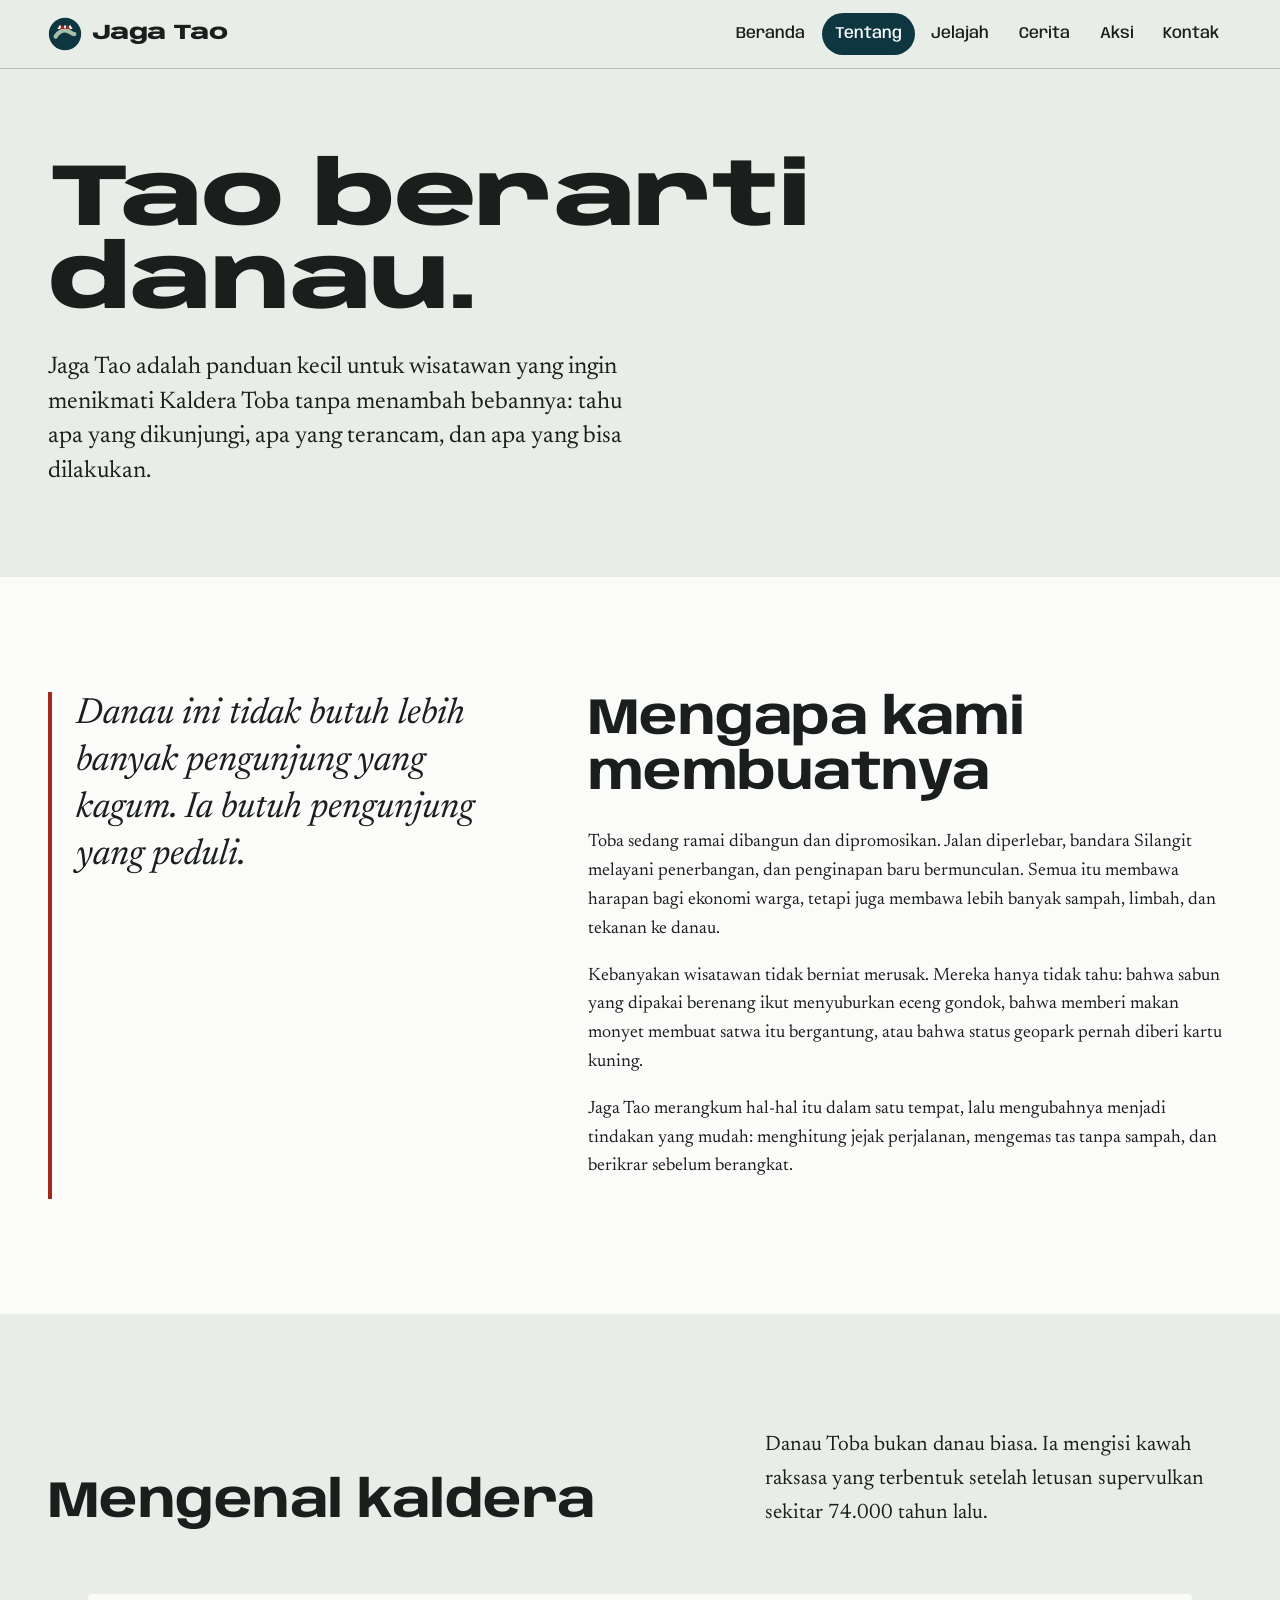
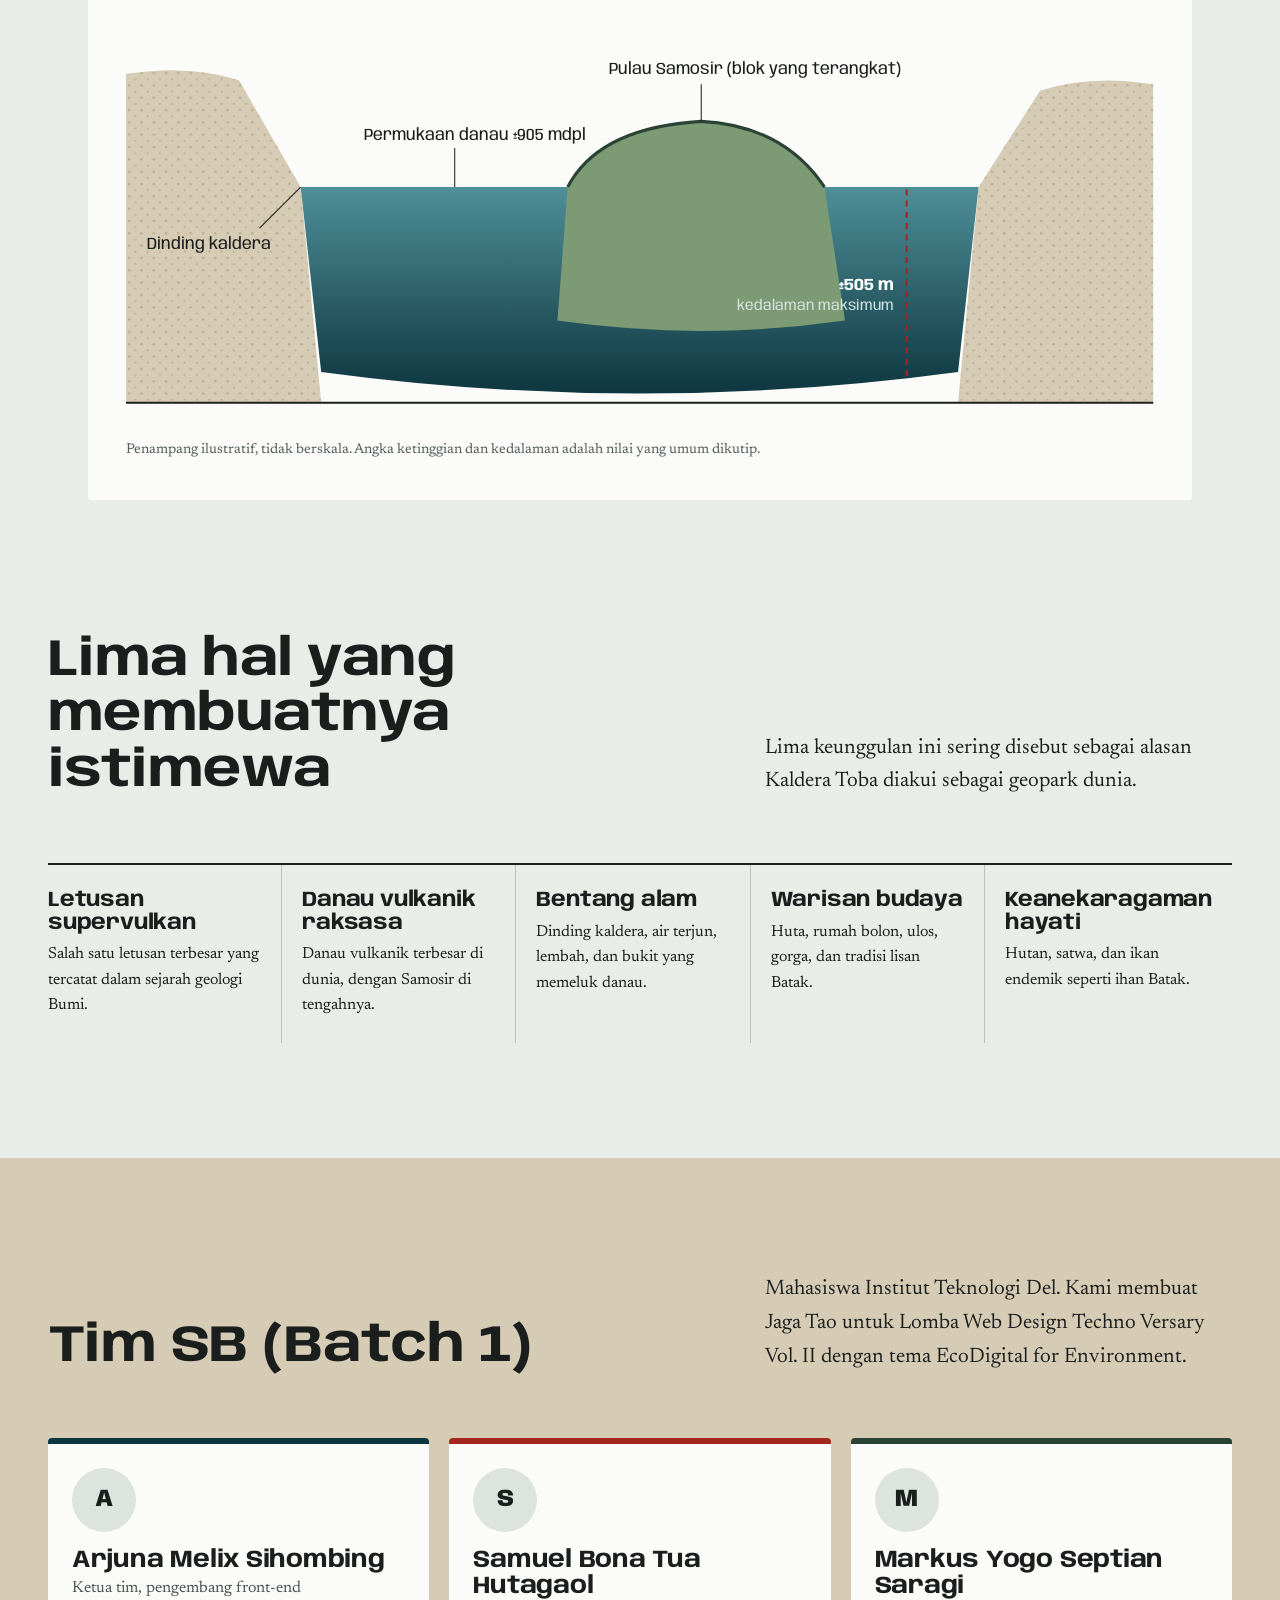
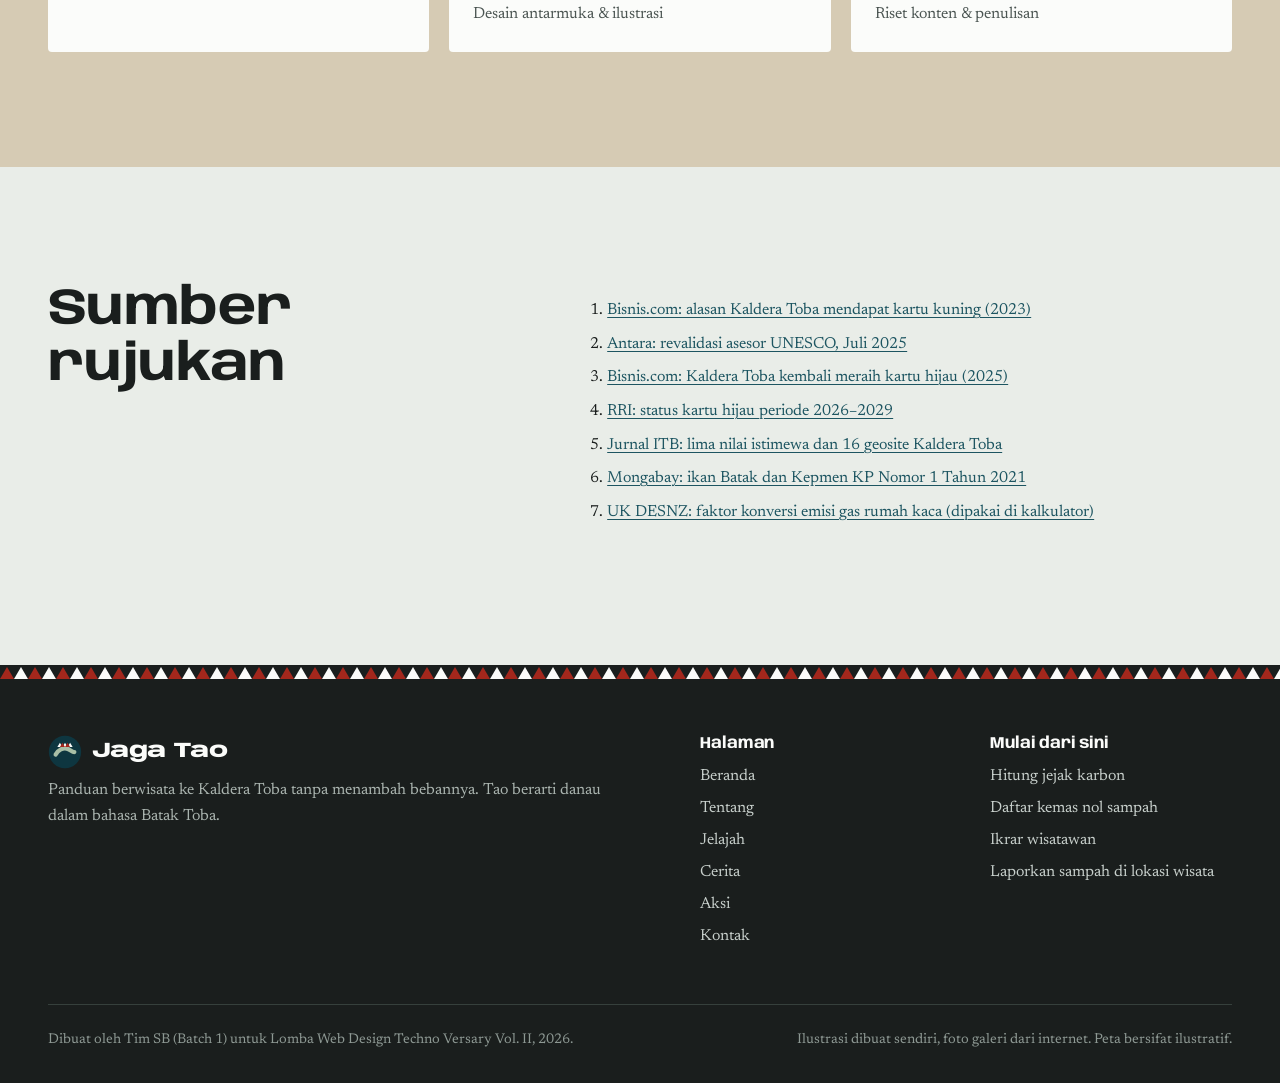
<file: about.html>
<!doctype html>
<html lang="id">
<head>
<meta charset="utf-8">
<meta name="viewport" content="width=device-width, initial-scale=1">
<title>Tentang | Jaga Tao</title>
<meta name="description" content="Mengapa Jaga Tao dibuat, mengenal Kaldera Toba, dan tim di baliknya.">
<meta name="theme-color" content="#0e3640">
<meta property="og:title" content="Tentang | Jaga Tao">
<meta property="og:description" content="Mengapa Jaga Tao dibuat, mengenal Kaldera Toba, dan tim di baliknya.">
<link rel="icon" href="assets/img/logo.svg" type="image/svg+xml">
<link rel="preload" href="assets/fonts/anybody.woff2" as="font" type="font/woff2" crossorigin>
<link rel="preload" href="assets/fonts/newsreader.woff2" as="font" type="font/woff2" crossorigin>
<link rel="stylesheet" href="css/style.css">
</head>
<body>
<a class="lewati" href="#isi">Lewati ke konten</a>
<header class="kepala">
  <div class="wadah kepala__isi">
    <a class="merek" href="index.html" aria-label="Jaga Tao, ke beranda"><svg viewBox="0 0 40 40" aria-hidden="true"><circle cx="20" cy="20" r="19" fill="#0e3640"/><path d="M9 23c3-6 9-8 13-7s6 4 9 4" stroke="#a9bfa6" stroke-width="5" stroke-linecap="round" fill="none"/><path d="M14 9l3 5h-6z M20 9l3 5h-6z M26 9l3 5h-6z" fill="#fbfcfa"/><path d="M17 9l3 5h-6z M23 9l3 5h-6z" fill="#a3271c" transform="translate(0 0)"/></svg><span>Jaga Tao</span></a>
    <nav aria-label="Navigasi utama">
      <button class="nav__tombol" type="button" aria-expanded="false" aria-controls="menu-utama"><span class="nav__garis" aria-hidden="true"></span>Menu</button>
      <ul class="nav__daftar" id="menu-utama"><li><a href="index.html">Beranda</a></li><li><a href="about.html" aria-current="page">Tentang</a></li><li><a href="jelajah.html">Jelajah</a></li><li><a href="cerita.html">Cerita</a></li><li><a href="aksi.html">Aksi</a></li><li><a href="contact.html">Kontak</a></li></ul>
    </nav>
  </div>
</header>
<main id="isi">

<section class="intro-halaman">
  <div class="wadah">
    <h1>Tao berarti danau.</h1>
    <p>Jaga Tao adalah panduan kecil untuk wisatawan yang ingin menikmati Kaldera Toba tanpa menambah bebannya: tahu apa yang dikunjungi, apa yang terancam, dan apa yang bisa dilakukan.</p>
  </div>
</section>

<section class="bagian bagian--putih" aria-labelledby="judul-misi">
  <div class="wadah dua-kolom">
    <blockquote class="kutipan">Danau ini tidak butuh lebih banyak pengunjung yang kagum. Ia butuh pengunjung yang peduli.</blockquote>
    <div>
      <h2 id="judul-misi">Mengapa kami membuatnya</h2>
      <p>Toba sedang ramai dibangun dan dipromosikan. Jalan diperlebar, bandara Silangit melayani penerbangan, dan penginapan baru bermunculan. Semua itu membawa harapan bagi ekonomi warga, tetapi juga membawa lebih banyak sampah, limbah, dan tekanan ke danau.</p>
      <p>Kebanyakan wisatawan tidak berniat merusak. Mereka hanya tidak tahu: bahwa sabun yang dipakai berenang ikut menyuburkan eceng gondok, bahwa memberi makan monyet membuat satwa itu bergantung, atau bahwa status geopark pernah diberi kartu kuning.</p>
      <p>Jaga Tao merangkum hal-hal itu dalam satu tempat, lalu mengubahnya menjadi tindakan yang mudah: menghitung jejak perjalanan, mengemas tas tanpa sampah, dan berikrar sebelum berangkat.</p>
    </div>
  </div>
</section>

<section class="bagian" aria-labelledby="judul-kaldera">
  <div class="wadah">
    <div class="kepala-bagian">
      <h2 id="judul-kaldera">Mengenal kaldera</h2>
      <p>Danau Toba bukan danau biasa. Ia mengisi kawah raksasa yang terbentuk setelah letusan supervulkan sekitar 74.000 tahun lalu.</p>
    </div>
    <figure class="penampang">
      <svg viewBox="0 0 1000 380" role="img" aria-labelledby="pt pd">
<title id="pt">Penampang melintang Kaldera Toba</title>
<desc id="pd">Diagram sederhana: dinding kaldera di kedua sisi, danau di tengah dengan kedalaman maksimum sekitar 505 meter, dan Pulau Samosir yang terangkat di dalam kaldera. Permukaan danau sekitar 905 meter di atas permukaan laut.</desc>
<defs><linearGradient id="air" x1="0" y1="0" x2="0" y2="1"><stop offset="0" stop-color="#4f8f98"/><stop offset="1" stop-color="#0e3640"/></linearGradient>
<pattern id="tuf" width="12" height="12" patternUnits="userSpaceOnUse"><rect width="12" height="12" fill="#d6cbb4"/><circle cx="3" cy="3" r="1.2" fill="#b9ab8d"/><circle cx="9" cy="9" r="1" fill="#b9ab8d"/></pattern></defs>
<path d="M0 360 L0 40 Q60 30 110 46 L170 150 L190 360Z" fill="url(#tuf)"/>
<path d="M1000 360 L1000 50 Q940 40 890 56 L830 150 L810 360Z" fill="url(#tuf)"/>
<path d="M170 150 L830 150 L810 330 Q500 372 190 330Z" fill="url(#air)"/>
<path d="M430 150 Q460 92 560 86 Q640 90 680 150 L700 280 Q560 300 420 280Z" fill="#7c9a74"/>
<path d="M430 150 Q460 92 560 86 Q640 90 680 150" fill="none" stroke="#2b4335" stroke-width="3"/>
<path d="M0 360 L1000 360" stroke="#1a1e1d" stroke-width="2"/>
<g font-size="16" fill="#1a1e1d">
<line x1="170" y1="150" x2="130" y2="190" stroke="#1a1e1d"/><text x="20" y="210">Dinding kaldera</text>
<line x1="320" y1="150" x2="320" y2="112" stroke="#1a1e1d"/><text x="232" y="104">Permukaan danau ±905 mdpl</text>
<line x1="760" y1="152" x2="760" y2="336" stroke="#a3271c" stroke-width="2" stroke-dasharray="6 5"/>
<text x="748" y="250" text-anchor="end" fill="#fbfcfa" font-weight="700">±505 m</text><text x="748" y="270" text-anchor="end" fill="#d3e2df" font-size="14">kedalaman maksimum</text>
<line x1="560" y1="86" x2="560" y2="50" stroke="#1a1e1d"/><text x="470" y="40">Pulau Samosir (blok yang terangkat)</text>
</g></svg>
      <figcaption>Penampang ilustratif, tidak berskala. Angka ketinggian dan kedalaman adalah nilai yang umum dikutip.</figcaption>
    </figure>
  </div>
</section>

<section class="bagian" aria-labelledby="judul-nilai" style="padding-top:0">
  <div class="wadah">
    <div class="kepala-bagian">
      <h2 id="judul-nilai">Lima hal yang membuatnya istimewa</h2>
      <p>Lima keunggulan ini sering disebut sebagai alasan Kaldera Toba diakui sebagai geopark dunia.</p>
    </div>
    <ul class="nilai">
      <li><h3>Letusan supervulkan</h3><p>Salah satu letusan terbesar yang tercatat dalam sejarah geologi Bumi.</p></li>
      <li><h3>Danau vulkanik raksasa</h3><p>Danau vulkanik terbesar di dunia, dengan Samosir di tengahnya.</p></li>
      <li><h3>Bentang alam</h3><p>Dinding kaldera, air terjun, lembah, dan bukit yang memeluk danau.</p></li>
      <li><h3>Warisan budaya</h3><p>Huta, rumah bolon, ulos, gorga, dan tradisi lisan Batak.</p></li>
      <li><h3>Keanekaragaman hayati</h3><p>Hutan, satwa, dan ikan endemik seperti ihan Batak.</p></li>
    </ul>
  </div>
</section>

<section class="bagian bagian--tuf" aria-labelledby="judul-tim">
  <div class="wadah">
    <div class="kepala-bagian">
      <h2 id="judul-tim">Tim SB (Batch 1)</h2>
      <p>Mahasiswa Institut Teknologi Del. Kami membuat Jaga Tao untuk Lomba Web Design Techno Versary Vol. II dengan tema EcoDigital for Environment.</p>
    </div>
    <ul class="tim">
      <li><div class="inisial" aria-hidden="true">A</div><h3>Arjuna Melix Sihombing</h3><p>Ketua tim, pengembang front-end</p></li>
      <li><div class="inisial" aria-hidden="true">S</div><h3>Samuel Bona Tua Hutagaol</h3><p>Desain antarmuka & ilustrasi</p></li>
      <li><div class="inisial" aria-hidden="true">M</div><h3>Markus Yogo Septian Saragi</h3><p>Riset konten & penulisan</p></li>
    </ul>
  </div>
</section>

<section class="bagian" aria-labelledby="judul-sumber">
  <div class="wadah dua-kolom">
    <h2 id="judul-sumber">Sumber rujukan</h2>
    <ol class="sumber">
      <li><a href="https://ekonomi.bisnis.com/read/20231002/12/1700049/terungkap-alasan-danau-toba-dapat-kartu-kuning-dari-unesco" rel="noopener" target="_blank">Bisnis.com: alasan Kaldera Toba mendapat kartu kuning (2023)</a></li>
      <li><a href="https://megapolitan.antaranews.com/berita/414781/geopark-kaldera-toba-peroleh-banyak-nilai-positif-dari-para-asesor-unesco" rel="noopener" target="_blank">Antara: revalidasi asesor UNESCO, Juli 2025</a></li>
      <li><a href="https://ekonomi.bisnis.com/read/20250908/9/1909146/berkat-kolaborasi-bersama-geopark-kaldera-toba-kembali-raih-green-card" rel="noopener" target="_blank">Bisnis.com: Kaldera Toba kembali meraih kartu hijau (2025)</a></li>
      <li><a href="https://rri.co.id/en/international/2321851/three-indonesian-geoparks-maintain-unesco-green-card-status" rel="noopener" target="_blank">RRI: status kartu hijau periode 2026–2029</a></li>
      <li><a href="https://journals.itb.ac.id/index.php/wpar/article/download/23471/6685" rel="noopener" target="_blank">Jurnal ITB: lima nilai istimewa dan 16 geosite Kaldera Toba</a></li>
      <li><a href="https://mongabay.co.id/2023/02/16/menolak-ikan-batak-punah-apa-yang-perlu-dilakukan/" rel="noopener" target="_blank">Mongabay: ikan Batak dan Kepmen KP Nomor 1 Tahun 2021</a></li>
      <li><a href="https://www.gov.uk/government/publications/greenhouse-gas-reporting-conversion-factors-2024" rel="noopener" target="_blank">UK DESNZ: faktor konversi emisi gas rumah kaca (dipakai di kalkulator)</a></li>
    </ol>
  </div>
</section>

</main>
<div class="gorga" role="presentation"></div>
<footer class="kaki">
  <div class="wadah">
    <div class="kaki__atas">
      <div>
        <a class="merek" href="index.html"><svg viewBox="0 0 40 40" aria-hidden="true"><circle cx="20" cy="20" r="19" fill="#0e3640"/><path d="M9 23c3-6 9-8 13-7s6 4 9 4" stroke="#a9bfa6" stroke-width="5" stroke-linecap="round" fill="none"/><path d="M14 9l3 5h-6z M20 9l3 5h-6z M26 9l3 5h-6z" fill="#fbfcfa"/><path d="M17 9l3 5h-6z M23 9l3 5h-6z" fill="#a3271c" transform="translate(0 0)"/></svg><span>Jaga Tao</span></a>
        <p>Panduan berwisata ke Kaldera Toba tanpa menambah bebannya. Tao berarti danau dalam bahasa Batak Toba.</p>
      </div>
      <div>
        <h2>Halaman</h2>
        <ul><li><a href="index.html">Beranda</a></li><li><a href="about.html">Tentang</a></li><li><a href="jelajah.html">Jelajah</a></li><li><a href="cerita.html">Cerita</a></li><li><a href="aksi.html">Aksi</a></li><li><a href="contact.html">Kontak</a></li></ul>
      </div>
      <div>
        <h2>Mulai dari sini</h2>
        <ul>
          <li><a href="aksi.html#kalkulator">Hitung jejak karbon</a></li>
          <li><a href="aksi.html#kemas">Daftar kemas nol sampah</a></li>
          <li><a href="aksi.html#ikrar">Ikrar wisatawan</a></li>
          <li><a href="contact.html">Laporkan sampah di lokasi wisata</a></li>
        </ul>
      </div>
    </div>
    <div class="kaki__bawah">
      <span>Dibuat oleh Tim SB (Batch 1) untuk Lomba Web Design Techno Versary Vol. II, 2026.</span>
      <span>Ilustrasi dibuat sendiri, foto galeri dari internet. Peta bersifat ilustratif.</span>
    </div>
  </div>
</footer>
<div class="toast" role="status" aria-live="polite"></div>
<script src="js/main.js" defer></script>
</body>
</html>
</file>
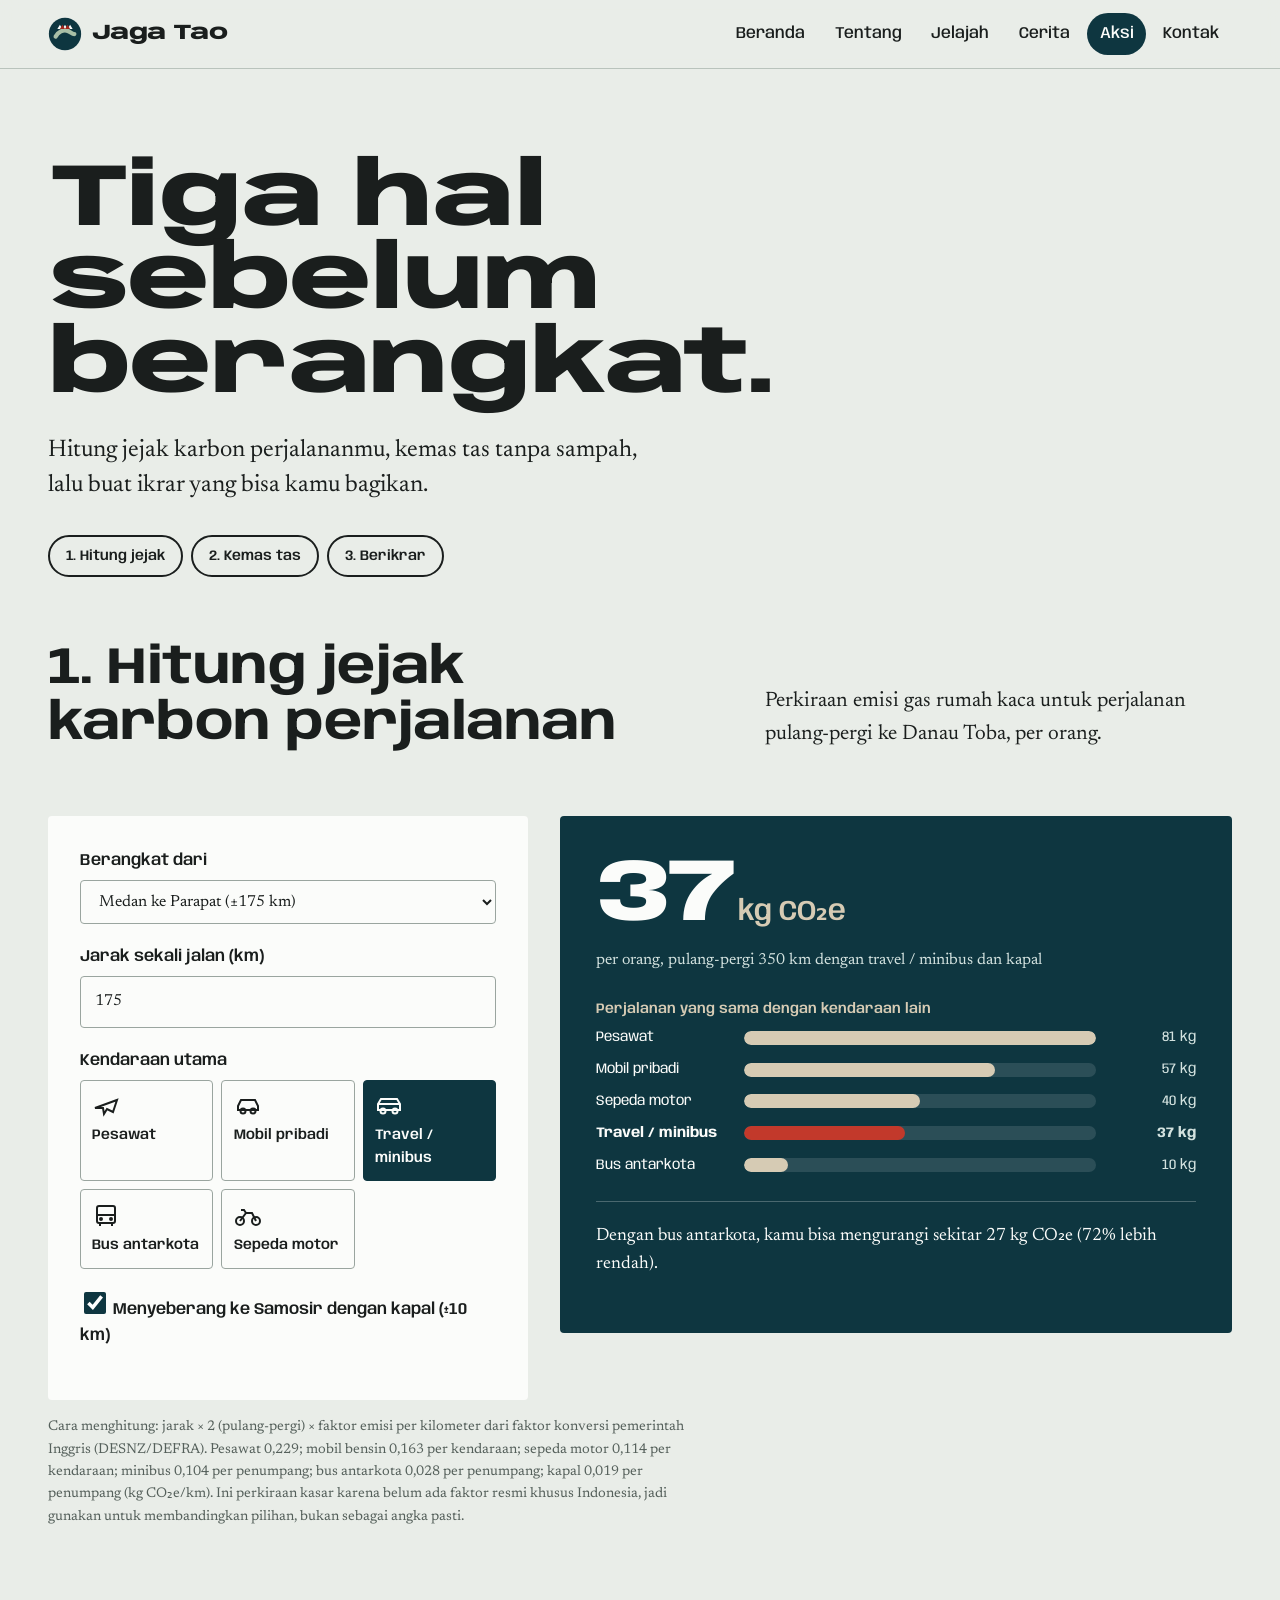
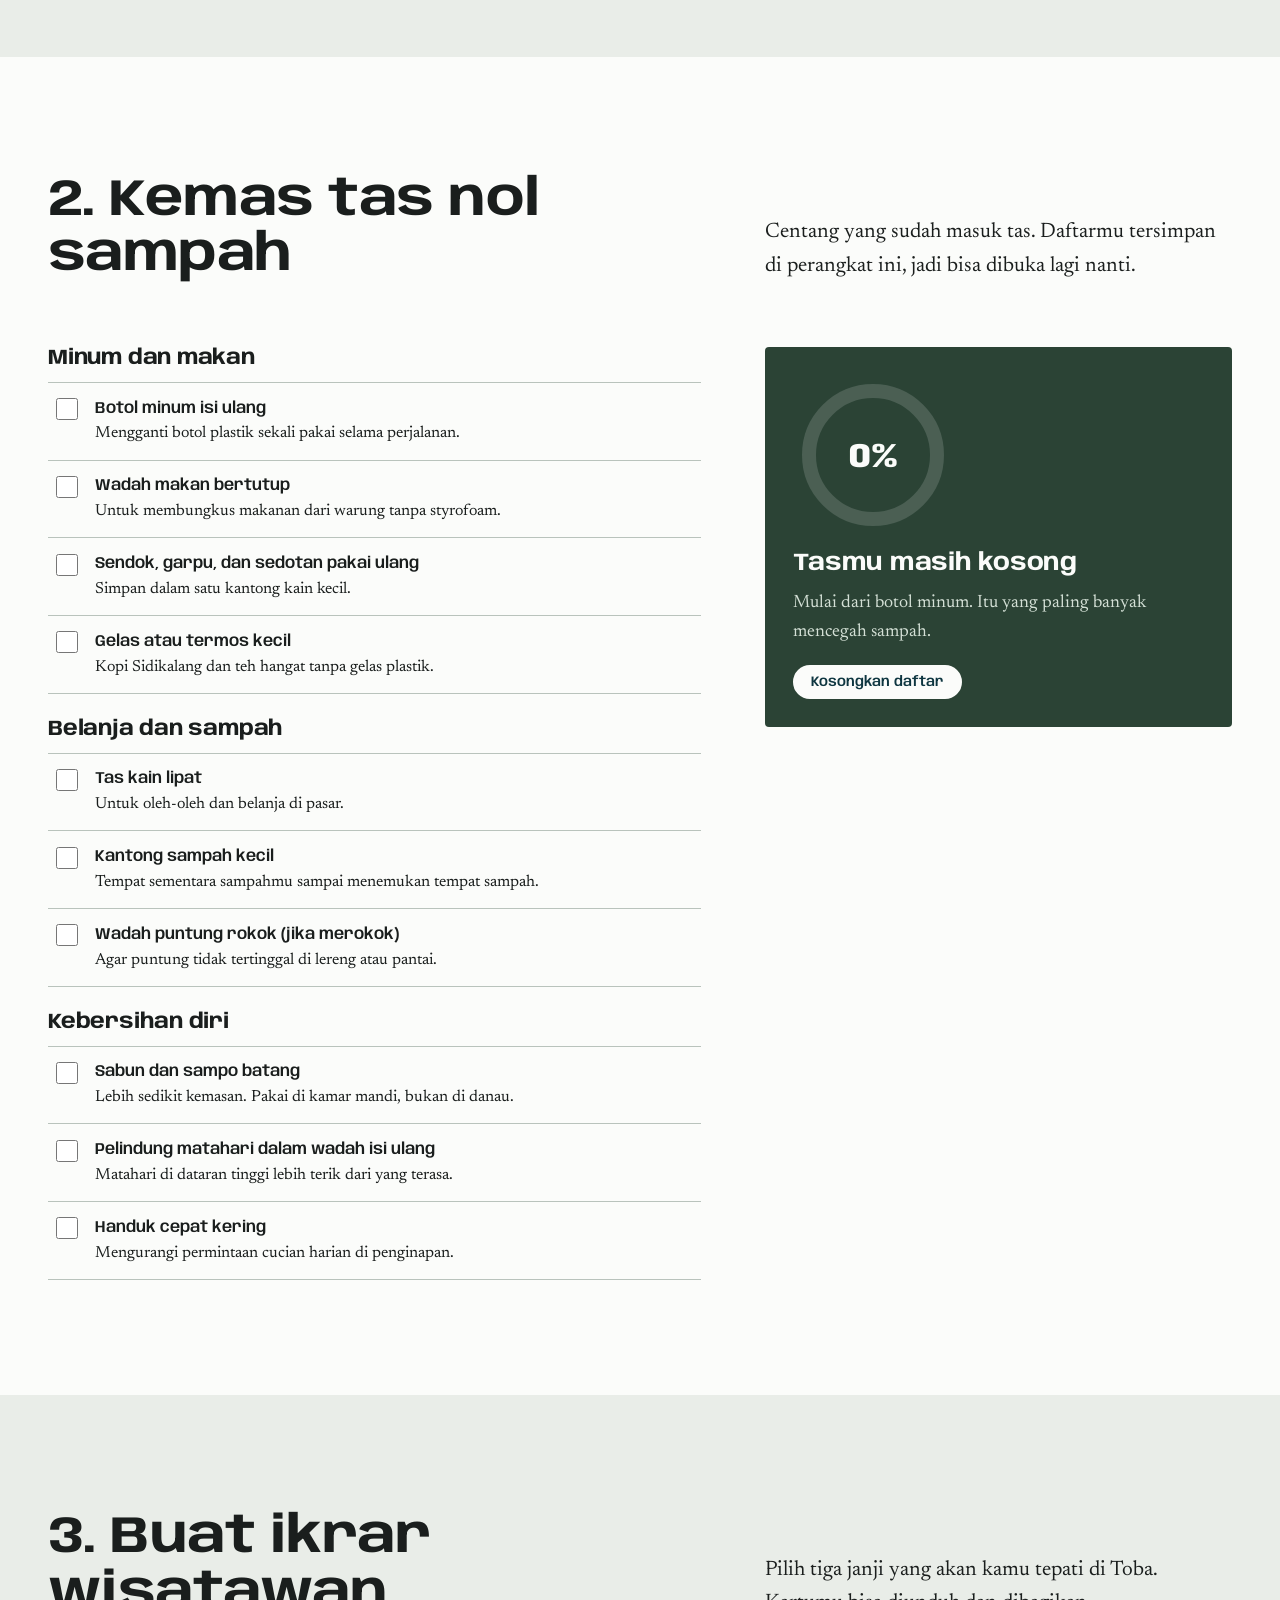
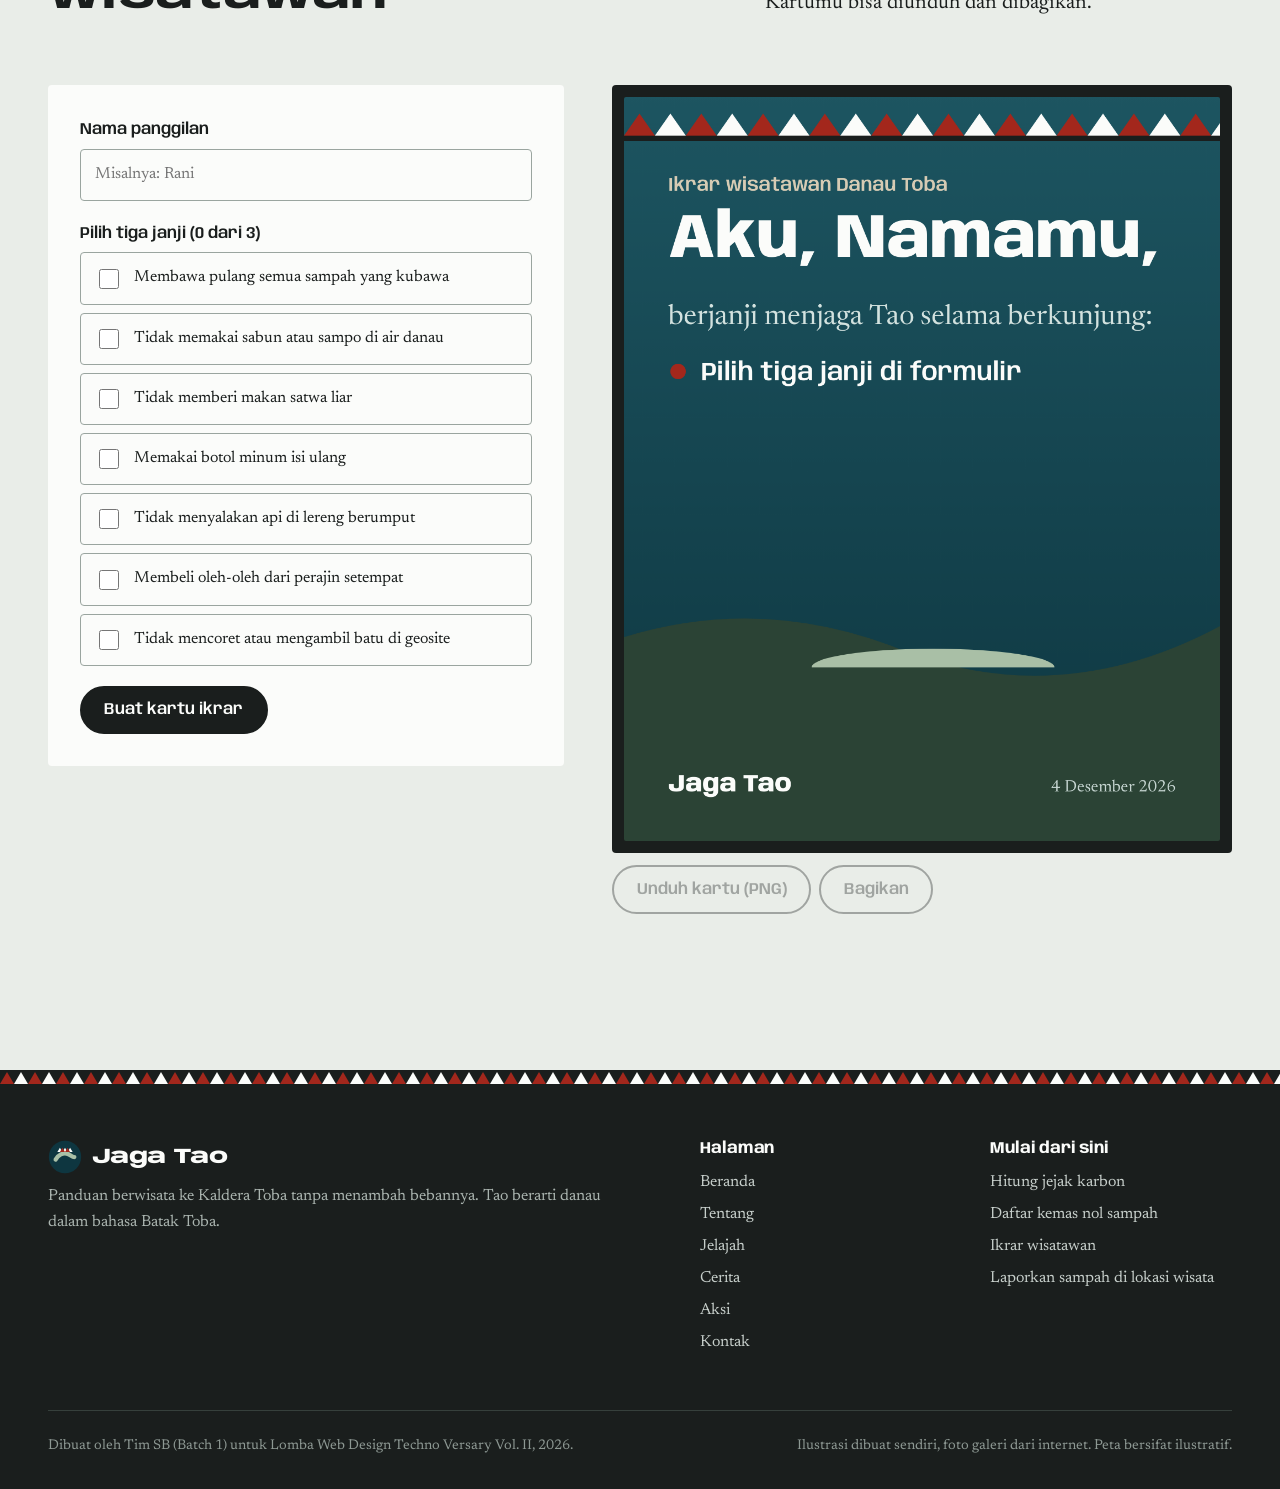
<file: aksi.html>
<!doctype html>
<html lang="id">
<head>
<meta charset="utf-8">
<meta name="viewport" content="width=device-width, initial-scale=1">
<title>Aksi | Jaga Tao</title>
<meta name="description" content="Kalkulator jejak karbon perjalanan ke Toba, daftar kemas nol sampah, dan kartu ikrar wisatawan.">
<meta name="theme-color" content="#0e3640">
<meta property="og:title" content="Aksi | Jaga Tao">
<meta property="og:description" content="Kalkulator jejak karbon perjalanan ke Toba, daftar kemas nol sampah, dan kartu ikrar wisatawan.">
<link rel="icon" href="assets/img/logo.svg" type="image/svg+xml">
<link rel="preload" href="assets/fonts/anybody.woff2" as="font" type="font/woff2" crossorigin>
<link rel="preload" href="assets/fonts/newsreader.woff2" as="font" type="font/woff2" crossorigin>
<link rel="stylesheet" href="css/style.css">
</head>
<body>
<a class="lewati" href="#isi">Lewati ke konten</a>
<header class="kepala">
  <div class="wadah kepala__isi">
    <a class="merek" href="index.html" aria-label="Jaga Tao, ke beranda"><svg viewBox="0 0 40 40" aria-hidden="true"><circle cx="20" cy="20" r="19" fill="#0e3640"/><path d="M9 23c3-6 9-8 13-7s6 4 9 4" stroke="#a9bfa6" stroke-width="5" stroke-linecap="round" fill="none"/><path d="M14 9l3 5h-6z M20 9l3 5h-6z M26 9l3 5h-6z" fill="#fbfcfa"/><path d="M17 9l3 5h-6z M23 9l3 5h-6z" fill="#a3271c" transform="translate(0 0)"/></svg><span>Jaga Tao</span></a>
    <nav aria-label="Navigasi utama">
      <button class="nav__tombol" type="button" aria-expanded="false" aria-controls="menu-utama"><span class="nav__garis" aria-hidden="true"></span>Menu</button>
      <ul class="nav__daftar" id="menu-utama"><li><a href="index.html">Beranda</a></li><li><a href="about.html">Tentang</a></li><li><a href="jelajah.html">Jelajah</a></li><li><a href="cerita.html">Cerita</a></li><li><a href="aksi.html" aria-current="page">Aksi</a></li><li><a href="contact.html">Kontak</a></li></ul>
    </nav>
  </div>
</header>
<main id="isi">

<section class="intro-halaman">
  <div class="wadah">
    <h1>Tiga hal sebelum berangkat.</h1>
    <p>Hitung jejak karbon perjalananmu, kemas tas tanpa sampah, lalu buat ikrar yang bisa kamu bagikan.</p>
    <nav class="langkah-nav" aria-label="Langkah di halaman ini">
      <a class="tombol tombol--garis tombol--kecil" href="#kalkulator">1. Hitung jejak</a>
      <a class="tombol tombol--garis tombol--kecil" href="#kemas">2. Kemas tas</a>
      <a class="tombol tombol--garis tombol--kecil" href="#ikrar">3. Berikrar</a>
    </nav>
  </div>
</section>

<section class="bagian" id="kalkulator" style="padding-top:0" aria-labelledby="judul-kalk">
  <div class="wadah">
    <div class="kepala-bagian">
      <h2 id="judul-kalk">1. Hitung jejak karbon perjalanan</h2>
      <p>Perkiraan emisi gas rumah kaca untuk perjalanan pulang-pergi ke Danau Toba, per orang.</p>
    </div>
    <div class="kalkulator">
      <form class="formulir" id="form-kalk" novalidate>
        <div class="kolom">
          <label for="asal">Berangkat dari</label>
          <select id="asal">
            <option value="175" data-moda="travel">Medan ke Parapat (±175 km)</option>
            <option value="50" data-moda="travel">Pematangsiantar ke Parapat (±50 km)</option>
            <option value="1260" data-moda="pesawat">Jakarta ke Silangit (±1.260 km)</option>
            <option value="custom">Jarak lain</option>
          </select>
        </div>
        <div class="kolom">
          <label for="jarak">Jarak sekali jalan (km)</label>
          <input id="jarak" type="number" min="1" max="20000" step="1" value="175" inputmode="numeric">
          <p class="galat" id="galat-jarak"></p>
        </div>
        <fieldset class="kolom">
          <legend>Kendaraan utama</legend>
          <div class="pilihan-moda">
            <label><input type="radio" name="moda" value="pesawat"><svg viewBox="0 0 28 28" fill="none" stroke="currentColor" stroke-width="2" aria-hidden="true"><path d="M3 16l22-8-4 12-6-3-3 5-1-6z"/></svg>Pesawat</label>
            <label><input type="radio" name="moda" value="mobil"><svg viewBox="0 0 28 28" fill="none" stroke="currentColor" stroke-width="2" aria-hidden="true"><path d="M4 18v-4l3-6h14l3 6v4z"/><circle cx="9" cy="19" r="2.5"/><circle cx="19" cy="19" r="2.5"/></svg>Mobil pribadi</label>
            <label><input type="radio" name="moda" value="travel" checked><svg viewBox="0 0 28 28" fill="none" stroke="currentColor" stroke-width="2" aria-hidden="true"><path d="M3 18v-6l3-5h16l3 5v6z"/><path d="M3 12h22"/><circle cx="8" cy="19" r="2.5"/><circle cx="20" cy="19" r="2.5"/></svg>Travel / minibus</label>
            <label><input type="radio" name="moda" value="bus"><svg viewBox="0 0 28 28" fill="none" stroke="currentColor" stroke-width="2" aria-hidden="true"><rect x="5" y="4" width="18" height="17" rx="2"/><path d="M5 13h18"/><circle cx="9" cy="17" r="1"/><circle cx="19" cy="17" r="1"/><path d="M8 21v3M20 21v3"/></svg>Bus antarkota</label>
            <label><input type="radio" name="moda" value="motor"><svg viewBox="0 0 28 28" fill="none" stroke="currentColor" stroke-width="2" aria-hidden="true"><circle cx="6" cy="19" r="4"/><circle cx="22" cy="19" r="4"/><path d="M6 19l6-8h6l4 8M12 11l-2-3h-3"/></svg>Sepeda motor</label>
          </div>
        </fieldset>
        <div class="kolom" id="kolom-penumpang">
          <label for="penumpang">Jumlah orang di kendaraan yang sama</label>
          <input id="penumpang" type="number" min="1" max="8" value="1" inputmode="numeric">
          <small>Emisi mobil dan motor dibagi rata ke semua penumpang.</small>
        </div>
        <div class="kolom">
          <label class="saklar"><input type="checkbox" id="kapal" checked> Menyeberang ke Samosir dengan kapal (±10 km)</label>
        </div>
      </form>
      <div class="hasil" aria-live="polite">
        <div class="hasil__angka"><span id="angka-emisi">0</span><small>kg CO₂e</small></div>
        <p class="hasil__ket" id="ket-emisi">per orang, pulang-pergi</p>
        <p class="label" style="color:var(--tuf);font-size:var(--t-14)">Perjalanan yang sama dengan kendaraan lain</p>
        <ul class="batang" id="batang"></ul>
        <p class="hasil__saran" id="saran"></p>
      </div>
    </div>
    <p class="catatan-metode">Cara menghitung: jarak × 2 (pulang-pergi) × faktor emisi per kilometer dari faktor konversi pemerintah Inggris (DESNZ/DEFRA). Pesawat 0,229; mobil bensin 0,163 per kendaraan; sepeda motor 0,114 per kendaraan; minibus 0,104 per penumpang; bus antarkota 0,028 per penumpang; kapal 0,019 per penumpang (kg CO₂e/km). Ini perkiraan kasar karena belum ada faktor resmi khusus Indonesia, jadi gunakan untuk membandingkan pilihan, bukan sebagai angka pasti.</p>
  </div>
</section>

<section class="bagian bagian--putih" id="kemas" aria-labelledby="judul-kemas">
  <div class="wadah">
    <div class="kepala-bagian">
      <h2 id="judul-kemas">2. Kemas tas nol sampah</h2>
      <p>Centang yang sudah masuk tas. Daftarmu tersimpan di perangkat ini, jadi bisa dibuka lagi nanti.</p>
    </div>
    <div class="cek">
      <div id="daftar-kemas"></div>
      <aside class="progres-kemas" aria-live="polite">
        <svg class="cincin" viewBox="0 0 160 160" aria-hidden="true"><circle class="latar" cx="80" cy="80" r="64"/><circle class="maju" id="cincin-maju" cx="80" cy="80" r="64"/><text x="80" y="92" text-anchor="middle" id="cincin-teks">0%</text></svg>
        <h3 id="kemas-judul">Tasmu masih kosong</h3>
        <p id="kemas-ket">Mulai dari botol minum. Itu yang paling banyak mencegah sampah.</p>
        <button class="tombol tombol--terang tombol--kecil" type="button" id="kemas-ulang">Kosongkan daftar</button>
      </aside>
    </div>
  </div>
</section>

<section class="bagian" id="ikrar" aria-labelledby="judul-ikrar">
  <div class="wadah">
    <div class="kepala-bagian">
      <h2 id="judul-ikrar">3. Buat ikrar wisatawan</h2>
      <p>Pilih tiga janji yang akan kamu tepati di Toba. Kartumu bisa diunduh dan dibagikan.</p>
    </div>
    <div class="ikrar">
      <form class="formulir" id="form-ikrar" novalidate>
        <div class="kolom">
          <label for="nama-ikrar">Nama panggilan</label>
          <input id="nama-ikrar" type="text" maxlength="24" placeholder="Misalnya: Rani" autocomplete="given-name">
          <p class="galat" id="galat-nama"></p>
        </div>
        <fieldset class="kolom">
          <legend>Pilih tiga janji <span id="hitung-janji">(0 dari 3)</span></legend>
          <div class="janji" id="pilihan-janji"></div>
          <p class="galat" id="galat-janji"></p>
        </fieldset>
        <button class="tombol" type="submit">Buat kartu ikrar</button>
      </form>
      <div>
        <div class="kartu-ikrar">
          <canvas id="kanvas-ikrar" width="1080" height="1350" aria-label="Pratinjau kartu ikrar"></canvas>
        </div>
        <div class="kartu-ikrar__aksi">
          <button class="tombol" type="button" id="unduh-ikrar" disabled>Unduh kartu (PNG)</button>
          <button class="tombol tombol--garis" type="button" id="bagikan-ikrar" disabled>Bagikan</button>
        </div>
        <p class="status" id="status-ikrar" aria-live="polite"></p>
      </div>
    </div>
  </div>
</section>

</main>
<div class="gorga" role="presentation"></div>
<footer class="kaki">
  <div class="wadah">
    <div class="kaki__atas">
      <div>
        <a class="merek" href="index.html"><svg viewBox="0 0 40 40" aria-hidden="true"><circle cx="20" cy="20" r="19" fill="#0e3640"/><path d="M9 23c3-6 9-8 13-7s6 4 9 4" stroke="#a9bfa6" stroke-width="5" stroke-linecap="round" fill="none"/><path d="M14 9l3 5h-6z M20 9l3 5h-6z M26 9l3 5h-6z" fill="#fbfcfa"/><path d="M17 9l3 5h-6z M23 9l3 5h-6z" fill="#a3271c" transform="translate(0 0)"/></svg><span>Jaga Tao</span></a>
        <p>Panduan berwisata ke Kaldera Toba tanpa menambah bebannya. Tao berarti danau dalam bahasa Batak Toba.</p>
      </div>
      <div>
        <h2>Halaman</h2>
        <ul><li><a href="index.html">Beranda</a></li><li><a href="about.html">Tentang</a></li><li><a href="jelajah.html">Jelajah</a></li><li><a href="cerita.html">Cerita</a></li><li><a href="aksi.html">Aksi</a></li><li><a href="contact.html">Kontak</a></li></ul>
      </div>
      <div>
        <h2>Mulai dari sini</h2>
        <ul>
          <li><a href="aksi.html#kalkulator">Hitung jejak karbon</a></li>
          <li><a href="aksi.html#kemas">Daftar kemas nol sampah</a></li>
          <li><a href="aksi.html#ikrar">Ikrar wisatawan</a></li>
          <li><a href="contact.html">Laporkan sampah di lokasi wisata</a></li>
        </ul>
      </div>
    </div>
    <div class="kaki__bawah">
      <span>Dibuat oleh Tim SB (Batch 1) untuk Lomba Web Design Techno Versary Vol. II, 2026.</span>
      <span>Ilustrasi dibuat sendiri, foto galeri dari internet. Peta bersifat ilustratif.</span>
    </div>
  </div>
</footer>
<div class="toast" role="status" aria-live="polite"></div>
<script src="js/main.js" defer></script><script src="js/aksi.js" defer></script>
</body>
</html>
</file>
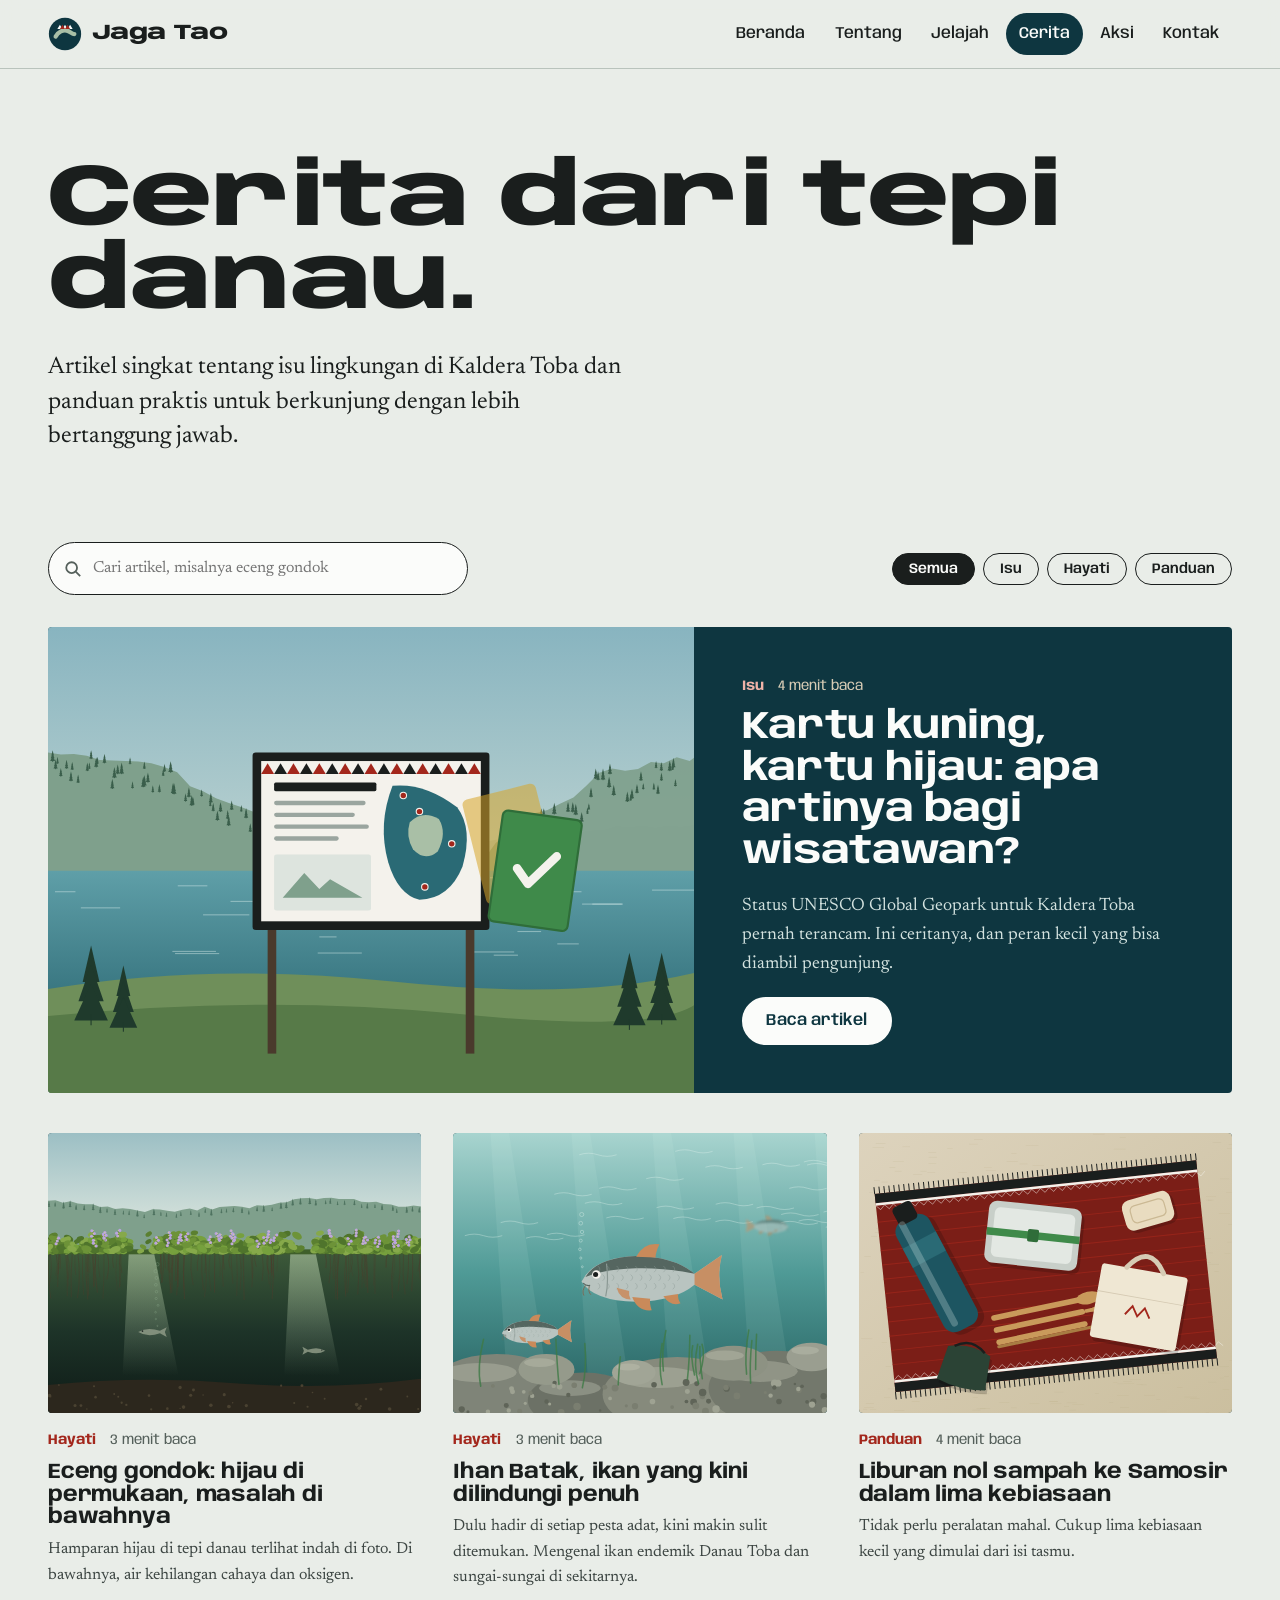
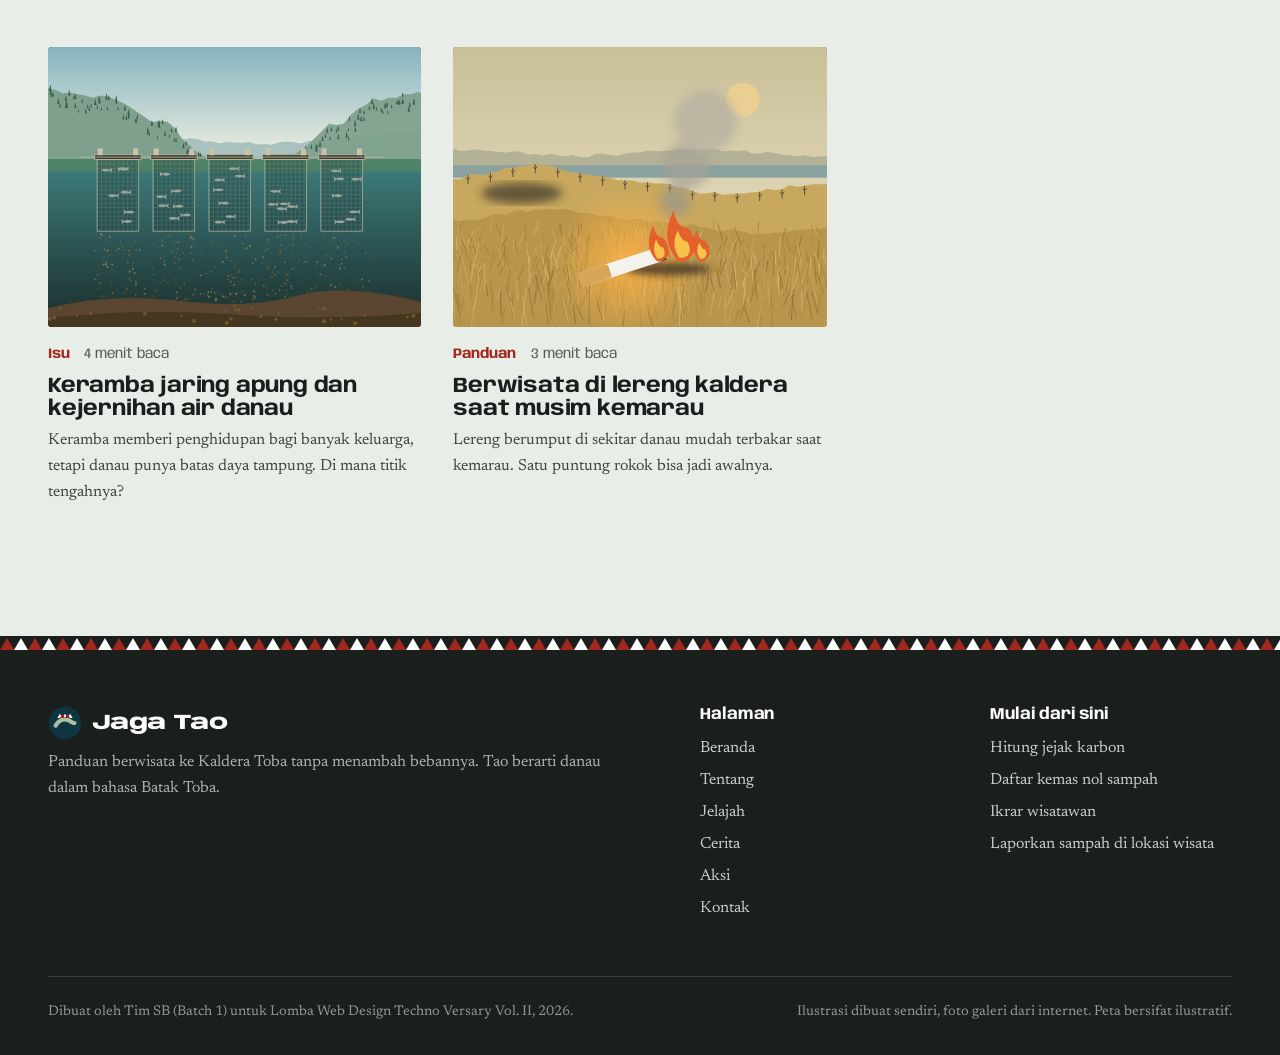
<file: cerita.html>
<!doctype html>
<html lang="id">
<head>
<meta charset="utf-8">
<meta name="viewport" content="width=device-width, initial-scale=1">
<title>Cerita | Jaga Tao</title>
<meta name="description" content="Artikel tentang isu lingkungan dan panduan wisata nol sampah di Kaldera Toba.">
<meta name="theme-color" content="#0e3640">
<meta property="og:title" content="Cerita | Jaga Tao">
<meta property="og:description" content="Artikel tentang isu lingkungan dan panduan wisata nol sampah di Kaldera Toba.">
<link rel="icon" href="assets/img/logo.svg" type="image/svg+xml">
<link rel="preload" href="assets/fonts/anybody.woff2" as="font" type="font/woff2" crossorigin>
<link rel="preload" href="assets/fonts/newsreader.woff2" as="font" type="font/woff2" crossorigin>
<link rel="stylesheet" href="css/style.css">
</head>
<body>
<a class="lewati" href="#isi">Lewati ke konten</a>
<header class="kepala">
  <div class="wadah kepala__isi">
    <a class="merek" href="index.html" aria-label="Jaga Tao, ke beranda"><svg viewBox="0 0 40 40" aria-hidden="true"><circle cx="20" cy="20" r="19" fill="#0e3640"/><path d="M9 23c3-6 9-8 13-7s6 4 9 4" stroke="#a9bfa6" stroke-width="5" stroke-linecap="round" fill="none"/><path d="M14 9l3 5h-6z M20 9l3 5h-6z M26 9l3 5h-6z" fill="#fbfcfa"/><path d="M17 9l3 5h-6z M23 9l3 5h-6z" fill="#a3271c" transform="translate(0 0)"/></svg><span>Jaga Tao</span></a>
    <nav aria-label="Navigasi utama">
      <button class="nav__tombol" type="button" aria-expanded="false" aria-controls="menu-utama"><span class="nav__garis" aria-hidden="true"></span>Menu</button>
      <ul class="nav__daftar" id="menu-utama"><li><a href="index.html">Beranda</a></li><li><a href="about.html">Tentang</a></li><li><a href="jelajah.html">Jelajah</a></li><li><a href="cerita.html" aria-current="page">Cerita</a></li><li><a href="aksi.html">Aksi</a></li><li><a href="contact.html">Kontak</a></li></ul>
    </nav>
  </div>
</header>
<main id="isi">

<section class="intro-halaman">
  <div class="wadah">
    <h1>Cerita dari tepi danau.</h1>
    <p>Artikel singkat tentang isu lingkungan di Kaldera Toba dan panduan praktis untuk berkunjung dengan lebih bertanggung jawab.</p>
  </div>
</section>
<section class="bagian" style="padding-top:0" aria-label="Daftar artikel">
  <div class="wadah">
    <div class="alat-cari">
      <div class="kotak-cari"><svg viewBox="0 0 20 20" fill="none" stroke="currentColor" stroke-width="2" aria-hidden="true"><circle cx="8.5" cy="8.5" r="6"/><path d="M13 13l5 5"/></svg><label class="sr-only" for="cari">Cari artikel</label><input id="cari" type="search" placeholder="Cari artikel, misalnya eceng gondok" autocomplete="off"></div>
      <div class="saring" role="group" aria-label="Saring kategori artikel" style="margin:0">
        <button type="button" data-kat="Semua" aria-pressed="true">Semua</button>
        <button type="button" data-kat="Isu" aria-pressed="false">Isu</button>
        <button type="button" data-kat="Hayati" aria-pressed="false">Hayati</button>
        <button type="button" data-kat="Panduan" aria-pressed="false">Panduan</button>
      </div>
    </div>
    <p class="sr-only" id="jumlah-hasil" aria-live="polite"></p>
    <div id="artikel-utama"></div>
    <ul class="daftar-artikel" id="daftar-artikel"></ul>
  </div>
</section>
<dialog class="pembaca" id="pembaca" aria-labelledby="pb-judul">
  <div class="pembaca__isi" id="pembaca-isi">
    <div class="pembaca__progres" aria-hidden="true"><span></span></div>
    <button class="tutup" type="button" data-tutup aria-label="Tutup artikel" style="top:1rem">×</button>
    <div id="pembaca-konten"></div>
  </div>
</dialog>

</main>
<div class="gorga" role="presentation"></div>
<footer class="kaki">
  <div class="wadah">
    <div class="kaki__atas">
      <div>
        <a class="merek" href="index.html"><svg viewBox="0 0 40 40" aria-hidden="true"><circle cx="20" cy="20" r="19" fill="#0e3640"/><path d="M9 23c3-6 9-8 13-7s6 4 9 4" stroke="#a9bfa6" stroke-width="5" stroke-linecap="round" fill="none"/><path d="M14 9l3 5h-6z M20 9l3 5h-6z M26 9l3 5h-6z" fill="#fbfcfa"/><path d="M17 9l3 5h-6z M23 9l3 5h-6z" fill="#a3271c" transform="translate(0 0)"/></svg><span>Jaga Tao</span></a>
        <p>Panduan berwisata ke Kaldera Toba tanpa menambah bebannya. Tao berarti danau dalam bahasa Batak Toba.</p>
      </div>
      <div>
        <h2>Halaman</h2>
        <ul><li><a href="index.html">Beranda</a></li><li><a href="about.html">Tentang</a></li><li><a href="jelajah.html">Jelajah</a></li><li><a href="cerita.html">Cerita</a></li><li><a href="aksi.html">Aksi</a></li><li><a href="contact.html">Kontak</a></li></ul>
      </div>
      <div>
        <h2>Mulai dari sini</h2>
        <ul>
          <li><a href="aksi.html#kalkulator">Hitung jejak karbon</a></li>
          <li><a href="aksi.html#kemas">Daftar kemas nol sampah</a></li>
          <li><a href="aksi.html#ikrar">Ikrar wisatawan</a></li>
          <li><a href="contact.html">Laporkan sampah di lokasi wisata</a></li>
        </ul>
      </div>
    </div>
    <div class="kaki__bawah">
      <span>Dibuat oleh Tim SB (Batch 1) untuk Lomba Web Design Techno Versary Vol. II, 2026.</span>
      <span>Ilustrasi dibuat sendiri, foto galeri dari internet. Peta bersifat ilustratif.</span>
    </div>
  </div>
</footer>
<div class="toast" role="status" aria-live="polite"></div>
<script src="js/main.js" defer></script><script src="js/data.js" defer></script><script src="js/cerita.js" defer></script>
</body>
</html>
</file>
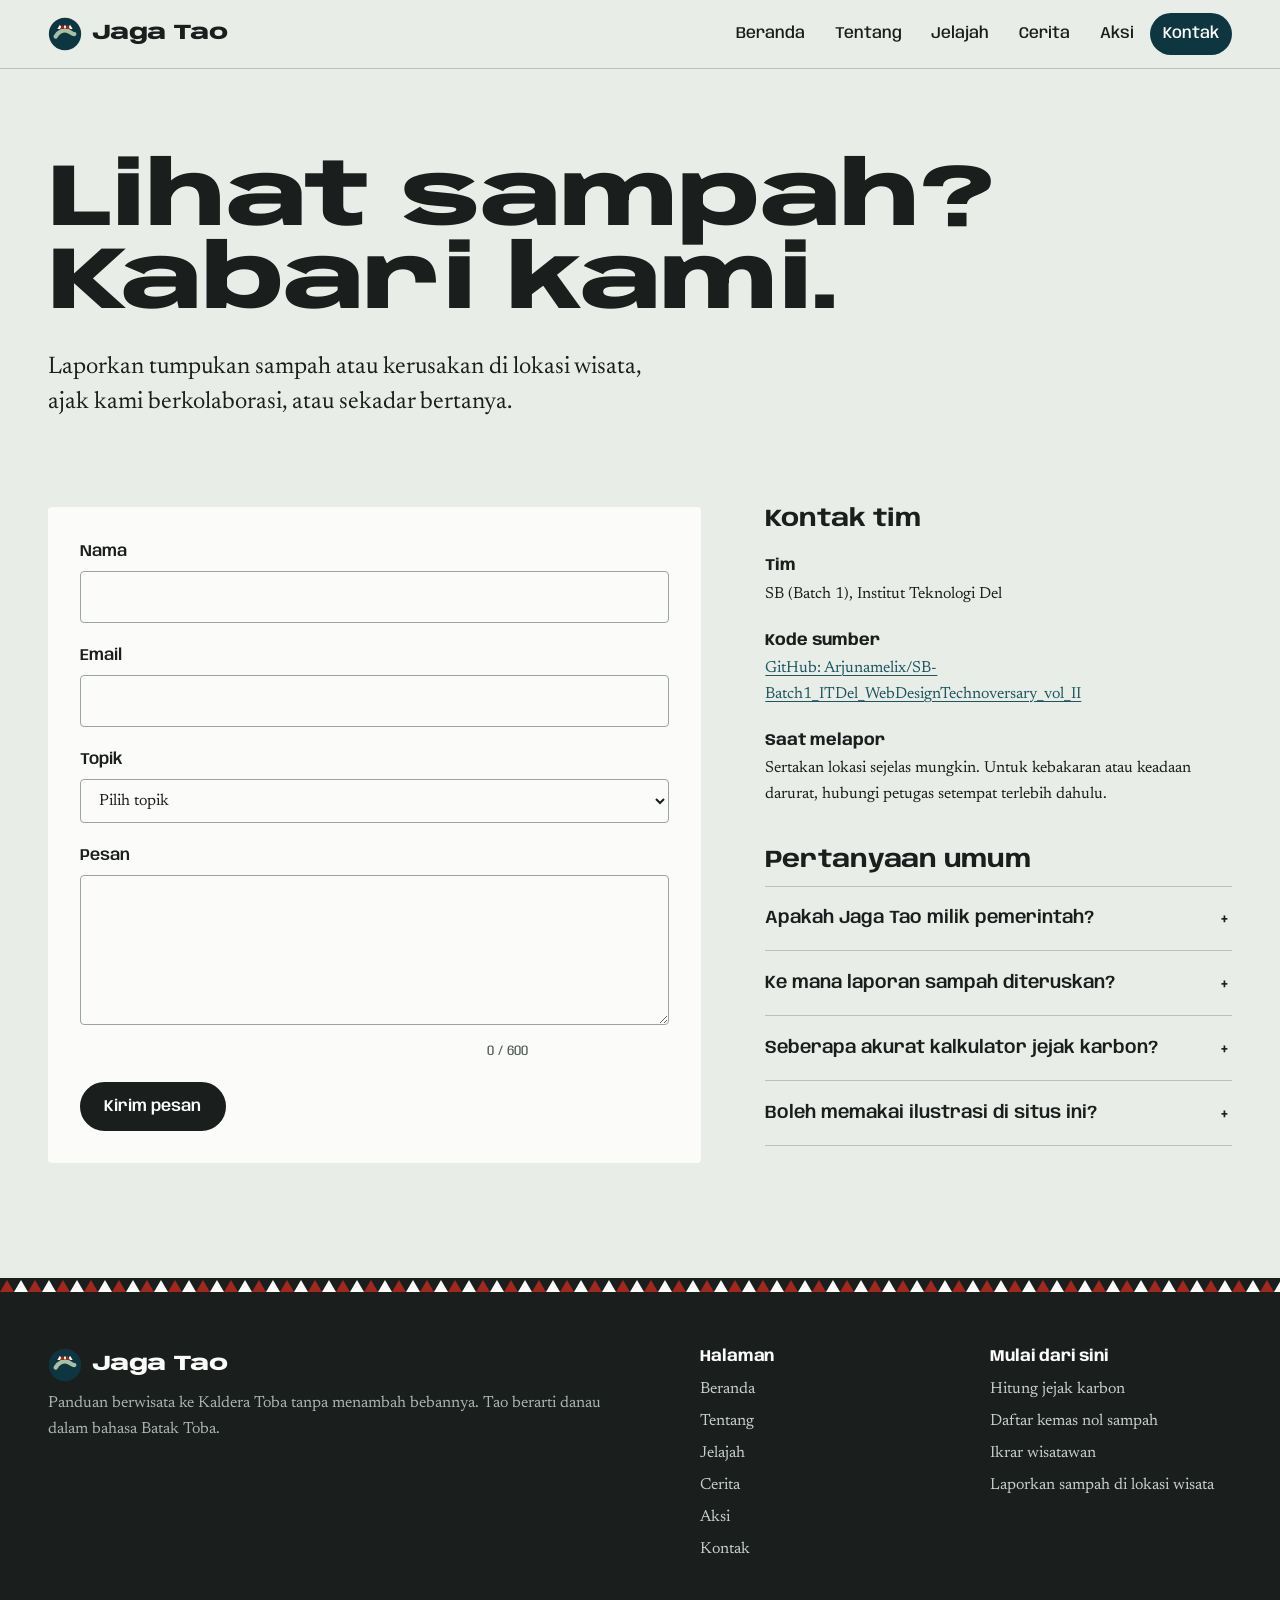
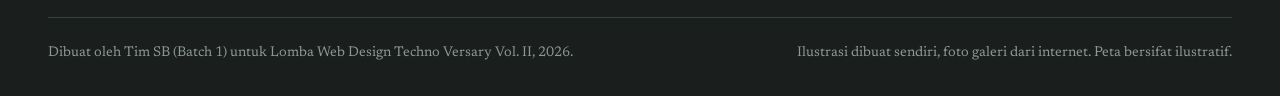
<file: contact.html>
<!doctype html>
<html lang="id">
<head>
<meta charset="utf-8">
<meta name="viewport" content="width=device-width, initial-scale=1">
<title>Kontak | Jaga Tao</title>
<meta name="description" content="Laporkan sampah di lokasi wisata Danau Toba atau hubungi tim Jaga Tao.">
<meta name="theme-color" content="#0e3640">
<meta property="og:title" content="Kontak | Jaga Tao">
<meta property="og:description" content="Laporkan sampah di lokasi wisata Danau Toba atau hubungi tim Jaga Tao.">
<link rel="icon" href="assets/img/logo.svg" type="image/svg+xml">
<link rel="preload" href="assets/fonts/anybody.woff2" as="font" type="font/woff2" crossorigin>
<link rel="preload" href="assets/fonts/newsreader.woff2" as="font" type="font/woff2" crossorigin>
<link rel="stylesheet" href="css/style.css">
</head>
<body>
<a class="lewati" href="#isi">Lewati ke konten</a>
<header class="kepala">
  <div class="wadah kepala__isi">
    <a class="merek" href="index.html" aria-label="Jaga Tao, ke beranda"><svg viewBox="0 0 40 40" aria-hidden="true"><circle cx="20" cy="20" r="19" fill="#0e3640"/><path d="M9 23c3-6 9-8 13-7s6 4 9 4" stroke="#a9bfa6" stroke-width="5" stroke-linecap="round" fill="none"/><path d="M14 9l3 5h-6z M20 9l3 5h-6z M26 9l3 5h-6z" fill="#fbfcfa"/><path d="M17 9l3 5h-6z M23 9l3 5h-6z" fill="#a3271c" transform="translate(0 0)"/></svg><span>Jaga Tao</span></a>
    <nav aria-label="Navigasi utama">
      <button class="nav__tombol" type="button" aria-expanded="false" aria-controls="menu-utama"><span class="nav__garis" aria-hidden="true"></span>Menu</button>
      <ul class="nav__daftar" id="menu-utama"><li><a href="index.html">Beranda</a></li><li><a href="about.html">Tentang</a></li><li><a href="jelajah.html">Jelajah</a></li><li><a href="cerita.html">Cerita</a></li><li><a href="aksi.html">Aksi</a></li><li><a href="contact.html" aria-current="page">Kontak</a></li></ul>
    </nav>
  </div>
</header>
<main id="isi">

<section class="intro-halaman">
  <div class="wadah">
    <h1>Lihat sampah? Kabari kami.</h1>
    <p>Laporkan tumpukan sampah atau kerusakan di lokasi wisata, ajak kami berkolaborasi, atau sekadar bertanya.</p>
  </div>
</section>
<section class="bagian" style="padding-top:0" aria-labelledby="judul-form">
  <div class="wadah kontak">
    <div>
      <h2 id="judul-form" class="sr-only">Formulir kontak</h2>
      <form class="formulir" id="form-kontak" novalidate>
        <div class="kolom">
          <label for="k-nama">Nama</label>
          <input id="k-nama" name="nama" type="text" autocomplete="name" required aria-describedby="g-nama">
          <p class="galat" id="g-nama"></p>
        </div>
        <div class="kolom">
          <label for="k-email">Email</label>
          <input id="k-email" name="email" type="email" autocomplete="email" required aria-describedby="g-email">
          <p class="galat" id="g-email"></p>
        </div>
        <div class="kolom">
          <label for="k-topik">Topik</label>
          <select id="k-topik" name="topik" required aria-describedby="g-topik">
            <option value="">Pilih topik</option>
            <option value="lapor">Laporkan sampah atau kerusakan</option>
            <option value="kolaborasi">Kolaborasi atau komunitas</option>
            <option value="tanya">Pertanyaan umum</option>
          </select>
          <p class="galat" id="g-topik"></p>
        </div>
        <div class="kolom" id="kolom-lokasi" hidden>
          <label for="k-lokasi">Lokasi</label>
          <input id="k-lokasi" name="lokasi" type="text" placeholder="Misalnya: dermaga Tomok, dekat warung" aria-describedby="g-lokasi">
          <p class="galat" id="g-lokasi"></p>
        </div>
        <div class="kolom">
          <label for="k-pesan">Pesan</label>
          <textarea id="k-pesan" name="pesan" maxlength="600" required aria-describedby="g-pesan hitung-pesan"></textarea>
          <p class="hitung-karakter" id="hitung-pesan">0 / 600</p>
          <p class="galat" id="g-pesan"></p>
        </div>
        <button class="tombol" type="submit">Kirim pesan</button>
      </form>
      <div class="berhasil" id="berhasil" hidden tabindex="-1">
        <h2>Pesan terkirim</h2>
        <p id="berhasil-teks"></p>
        <button class="tombol tombol--terang" type="button" id="kirim-lagi">Kirim pesan lain</button>
      </div>
    </div>
    <div class="kontak__info">
      <h2 style="font-size:var(--t-24)">Kontak tim</h2>
      <dl>
        <dt>Tim</dt><dd>SB (Batch 1), Institut Teknologi Del</dd>
        <dt>Kode sumber</dt><dd><a href="https://github.com/Arjunamelix/SB-Batch1_ITDel_WebDesignTechnoversary_vol_II" rel="noopener" target="_blank">GitHub: Arjunamelix/SB-Batch1_ITDel_WebDesignTechnoversary_vol_II</a></dd>
        <dt>Saat melapor</dt><dd>Sertakan lokasi sejelas mungkin. Untuk kebakaran atau keadaan darurat, hubungi petugas setempat terlebih dahulu.</dd>
      </dl>
      <h2 style="font-size:var(--t-24);margin-top:2.5rem">Pertanyaan umum</h2>
      <div class="tanya">
        <details><summary>Apakah Jaga Tao milik pemerintah?</summary><p>Bukan. Jaga Tao adalah proyek kampanye lingkungan yang dibuat Tim SB (Batch 1) untuk lomba web design. Kami merujuk sumber resmi dan media yang tercantum di halaman Tentang.</p></details>
        <details><summary>Ke mana laporan sampah diteruskan?</summary><p>Laporan dikumpulkan lalu diteruskan ke pengelola lokasi wisata atau komunitas kebersihan terdekat. Pada versi lomba ini, formulir berjalan sebagai demo di perangkatmu.</p></details>
        <details><summary>Seberapa akurat kalkulator jejak karbon?</summary><p>Angkanya perkiraan kasar berdasarkan faktor emisi internasional. Gunakan untuk membandingkan pilihan kendaraan, bukan sebagai angka pasti.</p></details>
        <details><summary>Boleh memakai ilustrasi di situs ini?</summary><p>Ilustrasi buatan Jaga Tao boleh dipakai untuk kampanye lingkungan nonkomersial dengan menyebut sumbernya. Foto di galeri bukan milik kami, jadi gunakan sumber aslinya.</p></details>
      </div>
    </div>
  </div>
</section>

</main>
<div class="gorga" role="presentation"></div>
<footer class="kaki">
  <div class="wadah">
    <div class="kaki__atas">
      <div>
        <a class="merek" href="index.html"><svg viewBox="0 0 40 40" aria-hidden="true"><circle cx="20" cy="20" r="19" fill="#0e3640"/><path d="M9 23c3-6 9-8 13-7s6 4 9 4" stroke="#a9bfa6" stroke-width="5" stroke-linecap="round" fill="none"/><path d="M14 9l3 5h-6z M20 9l3 5h-6z M26 9l3 5h-6z" fill="#fbfcfa"/><path d="M17 9l3 5h-6z M23 9l3 5h-6z" fill="#a3271c" transform="translate(0 0)"/></svg><span>Jaga Tao</span></a>
        <p>Panduan berwisata ke Kaldera Toba tanpa menambah bebannya. Tao berarti danau dalam bahasa Batak Toba.</p>
      </div>
      <div>
        <h2>Halaman</h2>
        <ul><li><a href="index.html">Beranda</a></li><li><a href="about.html">Tentang</a></li><li><a href="jelajah.html">Jelajah</a></li><li><a href="cerita.html">Cerita</a></li><li><a href="aksi.html">Aksi</a></li><li><a href="contact.html">Kontak</a></li></ul>
      </div>
      <div>
        <h2>Mulai dari sini</h2>
        <ul>
          <li><a href="aksi.html#kalkulator">Hitung jejak karbon</a></li>
          <li><a href="aksi.html#kemas">Daftar kemas nol sampah</a></li>
          <li><a href="aksi.html#ikrar">Ikrar wisatawan</a></li>
          <li><a href="contact.html">Laporkan sampah di lokasi wisata</a></li>
        </ul>
      </div>
    </div>
    <div class="kaki__bawah">
      <span>Dibuat oleh Tim SB (Batch 1) untuk Lomba Web Design Techno Versary Vol. II, 2026.</span>
      <span>Ilustrasi dibuat sendiri, foto galeri dari internet. Peta bersifat ilustratif.</span>
    </div>
  </div>
</footer>
<div class="toast" role="status" aria-live="polite"></div>
<script src="js/main.js" defer></script><script src="js/kontak.js" defer></script>
</body>
</html>
</file>
<file: css/style.css>
/* =========================================================
   Jaga Tao: stylesheet
   Palet diambil dari tiga warna gorga Batak (merah, putih, hitam)
   dan dari lanskap Kaldera Toba (kabut, danau, pinus, batu tuf).
   ========================================================= */

@font-face {
  font-family: "Anybody";
  src: url("../assets/fonts/anybody.woff2") format("woff2");
  font-weight: 100 900;
  font-stretch: 50% 150%;
  font-display: swap;
}
@font-face {
  font-family: "Newsreader";
  src: url("../assets/fonts/newsreader.woff2") format("woff2");
  font-weight: 200 800;
  font-display: swap;
}
@font-face {
  font-family: "Newsreader";
  src: url("../assets/fonts/newsreader-italic.woff2") format("woff2");
  font-weight: 200 800;
  font-style: italic;
  font-display: swap;
}

:root {
  --kabut: #e9ede8;
  --kabut-2: #dde4de;
  --danau: #0e3640;
  --danau-2: #1d5561;
  --gorga: #a3271c;
  --gorga-2: #c2392b;
  --tuf: #d6cbb4;
  --pinus: #2b4335;
  --arang: #1a1e1d;
  --putih: #fbfcfa;
  --garis: #b9c3bc;

  --f-display: "Anybody", "Arial Narrow", system-ui, sans-serif;
  --f-teks: "Newsreader", Georgia, "Times New Roman", serif;

  /* skala tipografi klasik: 12 14 16 18 21 24 36 48 60 72 */
  --t-12: 0.75rem;
  --t-14: 0.875rem;
  --t-16: 1rem;
  --t-18: 1.125rem;
  --t-21: 1.3125rem;
  --t-24: 1.5rem;
  --t-36: 2.25rem;
  --t-48: 3rem;
  --t-60: 3.75rem;
  --t-72: 4.5rem;

  --lebar: 1200px;
  --tepi: clamp(1.25rem, 4vw, 3rem);
  --ruang: clamp(4rem, 9vw, 7.5rem);
}

*,
*::before,
*::after { box-sizing: border-box; }

html { -webkit-text-size-adjust: 100%; scroll-behavior: smooth; }

body {
  margin: 0;
  background: var(--kabut);
  color: var(--arang);
  font-family: var(--f-teks);
  font-size: var(--t-18);
  line-height: 1.6;
  font-optical-sizing: auto;
  text-rendering: optimizeLegibility;
}

img, svg { display: block; max-width: 100%; }
[hidden] { display: none !important; }

h1, h2, h3, h4 {
  font-family: var(--f-display);
  font-weight: 700;
  line-height: 1.08;
  margin: 0 0 0.5em;
  letter-spacing: -0.01em;
}
h2 { font-size: clamp(2rem, 4vw, 3.25rem); font-stretch: 112%; }
h3 { font-size: var(--t-24); font-stretch: 105%; }
p { margin: 0 0 1em; max-width: 64ch; }

a { color: var(--danau-2); text-decoration-thickness: 1px; text-underline-offset: 0.18em; }
a:hover { color: var(--gorga); }

:focus-visible {
  outline: 3px solid var(--gorga);
  outline-offset: 3px;
  border-radius: 2px;
}

.sr-only {
  position: absolute; width: 1px; height: 1px; padding: 0; margin: -1px;
  overflow: hidden; clip: rect(0 0 0 0); white-space: nowrap; border: 0;
}

.lewati {
  position: absolute; left: 1rem; top: -4rem; z-index: 100;
  background: var(--arang); color: var(--putih); padding: 0.6rem 1rem;
  font-family: var(--f-display);
}
.lewati:focus { top: 1rem; }

.wadah { width: min(100% - 2 * var(--tepi), var(--lebar)); margin-inline: auto; }

/* ---------------- pita gorga ---------------- */
.gorga {
  height: 14px;
  background-color: var(--arang);
  background-image: url("data:image/svg+xml,%3Csvg xmlns='http://www.w3.org/2000/svg' width='56' height='14' viewBox='0 0 56 14'%3E%3Cpath d='M0 14 L7 2 L14 14Z' fill='%23a3271c'/%3E%3Cpath d='M14 14 L21 2 L28 14Z' fill='%23fbfcfa'/%3E%3Cpath d='M28 14 L35 2 L42 14Z' fill='%23a3271c'/%3E%3Cpath d='M42 14 L49 2 L56 14Z' fill='%23fbfcfa'/%3E%3C/svg%3E");
  background-size: 56px 14px;
}
.gorga--tipis { height: 8px; background-size: 32px 8px; }

/* ---------------- header ---------------- */
.kepala {
  position: sticky; top: 0; z-index: 50;
  background: color-mix(in srgb, var(--kabut) 92%, transparent);
  backdrop-filter: blur(10px);
  -webkit-backdrop-filter: blur(10px);
  border-bottom: 1px solid var(--garis);
}
.kepala__isi {
  display: flex; align-items: center; justify-content: space-between;
  gap: 1rem; min-height: 4.25rem;
}
.merek {
  display: inline-flex; align-items: center; gap: 0.6rem;
  font-family: var(--f-display); font-weight: 800; font-stretch: 130%;
  font-size: var(--t-21); color: var(--arang); text-decoration: none;
  letter-spacing: -0.02em;
}
.merek svg { width: 34px; height: 34px; }
.merek:hover { color: var(--arang); }

.nav__daftar {
  display: flex; gap: 0.25rem; list-style: none; margin: 0; padding: 0;
}
.nav__daftar a {
  display: block; padding: 0.5rem 0.8rem;
  font-family: var(--f-display); font-size: var(--t-16); font-weight: 500;
  color: var(--arang); text-decoration: none; border-radius: 999px;
}
.nav__daftar a:hover { background: var(--kabut-2); color: var(--arang); }
.nav__daftar a[aria-current="page"] { background: var(--danau); color: var(--putih); }

.nav__tombol {
  display: none; align-items: center; gap: 0.5rem;
  background: none; border: 1px solid var(--arang); color: var(--arang);
  font-family: var(--f-display); font-size: var(--t-16); padding: 0.45rem 0.9rem;
  border-radius: 999px; cursor: pointer;
}
.nav__garis { width: 18px; height: 2px; background: currentColor; position: relative; }
.nav__garis::before, .nav__garis::after {
  content: ""; position: absolute; left: 0; width: 18px; height: 2px; background: currentColor;
  transition: transform .25s ease;
}
.nav__garis::before { top: -6px; }
.nav__garis::after { top: 6px; }
.nav__tombol[aria-expanded="true"] .nav__garis { background: transparent; }
.nav__tombol[aria-expanded="true"] .nav__garis::before { transform: translateY(6px) rotate(45deg); }
.nav__tombol[aria-expanded="true"] .nav__garis::after { transform: translateY(-6px) rotate(-45deg); }

@media (max-width: 880px) {
  .nav__tombol { display: inline-flex; }
  .nav__daftar {
    position: absolute; left: 0; right: 0; top: 100%;
    flex-direction: column; gap: 0;
    background: var(--kabut); border-bottom: 1px solid var(--garis);
    padding: 0.5rem var(--tepi) 1.25rem;
    display: none;
  }
  .nav__daftar.terbuka { display: flex; }
  .nav__daftar a { padding: 0.85rem 0.25rem; border-radius: 0; font-size: var(--t-21); border-bottom: 1px solid var(--kabut-2); }
  .nav__daftar a[aria-current="page"] { background: none; color: var(--gorga); }
}

/* ---------------- tombol ---------------- */
.tombol {
  display: inline-flex; align-items: center; justify-content: center; gap: 0.5rem;
  font-family: var(--f-display); font-weight: 600; font-size: var(--t-16);
  padding: 0.85rem 1.4rem; border-radius: 999px; border: 2px solid var(--arang);
  background: var(--arang); color: var(--putih); text-decoration: none; cursor: pointer;
  transition: background .2s ease, color .2s ease, border-color .2s ease;
}
.tombol:hover { background: var(--gorga); border-color: var(--gorga); color: var(--putih); }
.tombol:disabled, .tombol:disabled:hover { opacity: .35; cursor: not-allowed; background: transparent; color: inherit; border-color: currentColor; }
.tombol--garis { background: transparent; color: var(--arang); }
.tombol--garis:hover { background: var(--arang); border-color: var(--arang); color: var(--putih); }
.tombol--terang { background: var(--putih); color: var(--danau); border-color: var(--putih); }
.tombol--terang:hover { background: var(--tuf); border-color: var(--tuf); color: var(--arang); }
.tombol--kecil { padding: 0.5rem 1rem; font-size: var(--t-14); }

/* =========================================================
   HERO: panorama geser
   ========================================================= */
.hero { position: relative; background: var(--danau); color: var(--putih); }
.panorama {
  position: relative; overflow: hidden;
  aspect-ratio: 1600 / 860;
  min-height: 560px; max-height: 88vh; width: 100%;
  touch-action: pan-y;
  user-select: none;
}
.panorama img {
  position: absolute; inset: 0; width: 100%; height: 100%;
  object-fit: cover; object-position: 60% 50%;
}
.panorama__dibiarkan { clip-path: inset(0 0 0 var(--posisi, 62%)); }
.panorama__garis {
  position: absolute; top: 0; bottom: 0; left: var(--posisi, 62%);
  width: 2px; background: var(--putih); transform: translateX(-1px);
  pointer-events: none;
}
.panorama__pegangan {
  position: absolute; top: 62%; left: 0; transform: translate(-50%, -50%);
  width: 56px; height: 56px; border-radius: 50%;
  background: var(--putih); color: var(--arang);
  display: grid; place-items: center;
  box-shadow: 0 6px 24px rgba(14, 54, 64, 0.35);
}
.panorama__pegangan svg { width: 28px; height: 28px; }
.panorama input[type="range"] {
  position: absolute; inset: 0; width: 100%; height: 100%; margin: 0;
  opacity: 0; cursor: ew-resize;
}
.panorama:has(input:focus-visible) .panorama__pegangan { outline: 3px solid var(--gorga); outline-offset: 4px; }
.panorama__label {
  position: absolute; bottom: 1.25rem;
  font-family: var(--f-display); font-size: var(--t-14); font-weight: 600;
  padding: 0.35rem 0.8rem; border-radius: 999px; pointer-events: none;
}
.panorama__label--kiri { left: 1.25rem; background: var(--putih); color: var(--danau); }
.panorama__label--kanan { right: 1.25rem; background: var(--arang); color: var(--tuf); }

.hero__teks {
  position: absolute; top: clamp(1.5rem, 6vw, 4.5rem); left: 0; right: 0;
  pointer-events: none;
}
.hero__teks .wadah { pointer-events: none; }
.hero h1 {
  font-size: clamp(2.1rem, 4.9vw, 4.6rem);
  font-weight: 800;
  font-stretch: 128%;
  line-height: 0.98;
  letter-spacing: -0.03em;
  color: var(--arang);
  margin: 0;
}
.hero h1 .baris { display: block; }

.hero__bawah {
  background: var(--danau); color: var(--putih);
  padding: clamp(2rem, 4vw, 3rem) 0;
}
.hero__bawah .wadah {
  display: grid; grid-template-columns: minmax(0, 1.3fr) minmax(0, 1fr);
  gap: 2rem 4rem; align-items: end;
}
.hero__bawah p { font-size: var(--t-21); line-height: 1.5; margin: 0; color: #d9e6e3; }
.hero__aksi { display: flex; flex-wrap: wrap; gap: 0.75rem; justify-content: flex-end; }
.hero__petunjuk {
  font-family: var(--f-display); font-size: var(--t-14); color: #9fc1c4; margin-top: 0.9rem !important;
}
@media (max-width: 820px) {
  .hero__bawah .wadah { grid-template-columns: 1fr; }
  .hero__aksi { justify-content: flex-start; }
  .panorama { aspect-ratio: auto; height: 74vh; min-height: 480px; }
  .panorama img { object-position: 58% 50%; }
}

/* =========================================================
   Bagian umum
   ========================================================= */
.bagian { padding-block: var(--ruang); }
.bagian--gelap { background: var(--danau); color: var(--putih); }
.bagian--gelap p { color: #d3e2df; }
.bagian--tuf { background: var(--tuf); }
.bagian--putih { background: var(--putih); }

.kepala-bagian {
  display: grid; grid-template-columns: minmax(0, 7fr) minmax(0, 5fr);
  gap: 1rem 4rem; align-items: end; margin-bottom: clamp(2.5rem, 5vw, 4rem);
}
.kepala-bagian h2 { margin: 0; }
.kepala-bagian p { margin: 0; font-size: var(--t-21); }
@media (max-width: 820px) { .kepala-bagian { grid-template-columns: 1fr; } }

.intro-halaman { padding: clamp(3rem, 7vw, 6rem) 0 clamp(2.5rem, 5vw, 4rem); }
.intro-halaman h1 {
  font-size: clamp(2.75rem, 7vw, 5.5rem); font-weight: 800; font-stretch: 135%;
  line-height: 0.95; letter-spacing: -0.03em; margin-bottom: 1.5rem; max-width: 14ch;
}
.intro-halaman p { font-size: var(--t-24); line-height: 1.45; max-width: 46ch; }

/* ---------------- status geopark: lini masa ---------------- */
.lini {
  list-style: none; margin: 0; padding: 0;
  display: grid; grid-template-columns: repeat(4, 1fr);
  position: relative;
}
.lini::before {
  content: ""; position: absolute; left: 0; right: 0; top: 1.15rem;
  height: 2px; background: var(--danau-2);
}
.lini li { position: relative; padding: 3rem 1.5rem 0 0; }
.lini li::before {
  content: ""; position: absolute; top: 0.55rem; left: 0;
  width: 1.25rem; height: 1.25rem; border-radius: 50%;
  background: var(--danau); border: 3px solid var(--kabut);
  box-shadow: 0 0 0 2px var(--danau-2);
}
.lini li.kuning::before { background: #d8a72a; }
.lini li.hijau::before { background: #4f8b4e; }
.lini li.kini::before { background: var(--gorga); }
.lini time {
  display: block; font-family: var(--f-display); font-weight: 700; font-stretch: 120%;
  font-size: var(--t-24); margin-bottom: 0.35rem;
}
.lini p { font-size: var(--t-16); margin: 0; }
@media (max-width: 820px) {
  .lini { grid-template-columns: 1fr; }
  .lini::before { top: 0; bottom: 0; left: 0.6rem; right: auto; width: 2px; height: auto; }
  .lini li { padding: 0 0 2rem 2.75rem; }
  .lini li::before { top: 0.3rem; }
}

/* ---------------- ancaman & kebiasaan ---------------- */
.pasangan { display: grid; gap: 0; border-top: 2px solid var(--putih); }
.pasangan__baris {
  display: grid; grid-template-columns: minmax(0, 4fr) minmax(0, 5fr) minmax(0, 3fr);
  gap: 1.5rem 3rem; padding: 2.25rem 0; border-bottom: 1px solid rgba(251, 252, 250, 0.25);
  align-items: start;
}
.pasangan__ancaman h3 { font-size: var(--t-36); font-stretch: 120%; margin-bottom: 0.4rem; color: var(--putih); }
.pasangan__ancaman p { font-size: var(--t-16); margin: 0; }
.pasangan__kebiasaan { font-size: var(--t-21); color: var(--putih) !important; margin: 0; line-height: 1.45; }
.pasangan__kebiasaan strong { font-family: var(--f-display); font-weight: 600; display: block; font-size: var(--t-14); color: var(--tuf); margin-bottom: 0.35rem; }
.pasangan__ikon { justify-self: end; width: 96px; height: 96px; color: var(--tuf); }
@media (max-width: 820px) {
  .pasangan__baris { grid-template-columns: 1fr; }
  .pasangan__ikon { justify-self: start; order: -1; width: 64px; height: 64px; }
}

/* ---------------- simulasi pilihan (home) ---------------- */
.sim { display: grid; grid-template-columns: minmax(0, 7fr) minmax(0, 5fr); gap: 2rem 3rem; align-items: start; }
.sim__gambar { position: sticky; top: 5.5rem; margin: 0; border-radius: 4px; overflow: hidden; background: var(--arang); }
.sim__svg { width: 100%; height: auto; aspect-ratio: 4 / 3; }
.sim__svg .L { transition: opacity 1s ease; }
.sim__svg .L-inv { opacity: 0; }
.sim__svg .L-keramba { display: none; }
.sim__svg.ok-sampah .L-sampah, .sim__svg.ok-air .L-air, .sim__svg.ok-api .L-api { opacity: 0; }
.sim__svg.ok-satwa .L-satwa { opacity: 1; }
.sim__status {
  display: grid; grid-template-columns: auto 1fr; gap: 0.1rem 0.9rem; align-items: center;
  background: var(--arang); color: var(--putih); padding: 0.85rem 1rem;
}
.sim__status strong { font-family: var(--f-display); font-size: var(--t-18); }
.sim__status > span:last-child { grid-column: 2; font-size: var(--t-14); color: #c7d6d2; }
.sim__meter { grid-row: span 2; display: grid; grid-template-columns: repeat(2, 14px); gap: 4px; }
.sim__meter i { width: 14px; height: 14px; border-radius: 50%; border: 2px solid var(--tuf); transition: background .4s ease; }
.sim__meter i.isi { background: var(--tuf); }
.sim__pilihan ul { list-style: none; margin: 0; padding: 0; border-top: 2px solid var(--putih); }
.sim__pilihan li { border-bottom: 1px solid rgba(251, 252, 250, 0.25); }
.sim__saklar { display: grid; grid-template-columns: auto 1fr; gap: 1rem; padding: 1.25rem 0; cursor: pointer; align-items: start; }
.sim__saklar input { position: absolute; opacity: 0; width: 1px; height: 1px; }
.sim__tuas { width: 52px; height: 30px; border-radius: 999px; border: 2px solid var(--tuf); position: relative; margin-top: 0.2rem; transition: background .25s ease; }
.sim__tuas::after { content: ""; position: absolute; top: 3px; left: 3px; width: 20px; height: 20px; border-radius: 50%; background: var(--tuf); transition: transform .25s ease, background .25s ease; }
.sim__saklar input:checked + .sim__tuas { background: var(--tuf); }
.sim__saklar input:checked + .sim__tuas::after { transform: translateX(22px); background: var(--danau); }
.sim__saklar input:focus-visible + .sim__tuas { outline: 3px solid var(--gorga-2); outline-offset: 3px; }
.sim__teks { font-size: var(--t-16); color: #c7d6d2; line-height: 1.5; }
.sim__teks b { display: block; font-family: var(--f-display); font-weight: 700; font-stretch: 110%; font-size: var(--t-21); color: var(--putih); margin-bottom: 0.2rem; line-height: 1.2; }
.sim__catatan { font-size: var(--t-14); color: #9fc1c4 !important; margin: 1rem 0 1.25rem; }
@media (max-width: 900px) {
  .sim { grid-template-columns: 1fr; }
  .sim__gambar { top: 4.25rem; z-index: 2; }
  .sim__svg { aspect-ratio: 16 / 9; }
  .sim__status strong { font-size: var(--t-16); }
}

/* ---------------- geosite pilihan (home) ---------------- */
.sorotan {
  display: grid; grid-template-columns: 1.4fr 1fr 1fr; gap: 1.25rem;
}
.sorotan__item {
  position: relative; display: block; text-decoration: none; color: var(--putih);
  overflow: hidden; border-radius: 4px; min-height: 420px; background: var(--danau);
}
.sorotan__item img { position: absolute; inset: 0; width: 100%; height: 100%; object-fit: cover; transition: transform .6s ease; }
.sorotan__item:hover img { transform: scale(1.04); }
.sorotan__item:hover { color: var(--putih); }
.sorotan__teks {
  position: absolute; left: 0; right: 0; bottom: 0; padding: 1.5rem;
  background: linear-gradient(to top, rgba(26, 30, 29, 0.85), rgba(26, 30, 29, 0));
}
.sorotan__teks h3 { margin: 0 0 0.25rem; font-size: var(--t-24); }
.sorotan__teks span { font-family: var(--f-display); font-size: var(--t-14); color: var(--tuf); }
@media (max-width: 900px) {
  .sorotan { grid-template-columns: 1fr 1fr; }
  .sorotan__item:first-child { grid-column: 1 / -1; }
}
@media (max-width: 560px) {
  .sorotan { grid-template-columns: 1fr; }
  .sorotan__item { min-height: 340px; }
}

/* ---------------- ajakan (CTA) ---------------- */
.ajakan {
  display: grid; grid-template-columns: minmax(0, 1fr) auto; gap: 2rem; align-items: center;
}
.ajakan h2 { margin: 0; max-width: 24ch; font-size: clamp(2rem, 3.4vw, 2.75rem); }
.ajakan .tombol + .tombol { margin-left: 0.5rem; }
@media (max-width: 820px) { .ajakan { grid-template-columns: 1fr; } }

/* =========================================================
   TENTANG
   ========================================================= */
.penampang { background: var(--putih); border-radius: 4px; padding: clamp(1rem, 3vw, 2.5rem); }
.penampang svg { width: 100%; height: auto; }
.penampang text { font-family: var(--f-display); }
.penampang figcaption { font-size: var(--t-14); color: #55605b; margin-top: 1rem; }

.nilai {
  list-style: none; padding: 0; margin: 0;
  display: grid; grid-template-columns: repeat(5, 1fr); gap: 0;
  border-top: 2px solid var(--arang);
}
.nilai li { padding: 1.5rem 1.25rem 1.5rem 0; border-right: 1px solid var(--garis); }
.nilai li + li { padding-left: 1.25rem; }
.nilai li:last-child { border-right: 0; }
.nilai h3 { font-size: var(--t-21); margin-bottom: 0.5rem; }
.nilai p { font-size: var(--t-16); margin: 0; }
@media (max-width: 980px) {
  .nilai { grid-template-columns: 1fr 1fr; }
  .nilai li, .nilai li + li { padding: 1.5rem 1rem 1.5rem 0; border-right: 0; border-bottom: 1px solid var(--garis); }
}
@media (max-width: 560px) { .nilai { grid-template-columns: 1fr; } }

.dua-kolom { display: grid; grid-template-columns: minmax(0, 5fr) minmax(0, 7fr); gap: 2rem 5rem; }
.dua-kolom--balik { grid-template-columns: minmax(0, 7fr) minmax(0, 5fr); }
@media (max-width: 860px) { .dua-kolom, .dua-kolom--balik { grid-template-columns: 1fr; } }

.kutipan {
  font-family: var(--f-teks); font-style: italic; font-size: clamp(var(--t-24), 3vw, var(--t-36));
  line-height: 1.3; margin: 0; padding-left: 1.5rem; border-left: 4px solid var(--gorga); max-width: 30ch;
}

.tim { list-style: none; padding: 0; margin: 0; display: grid; grid-template-columns: repeat(3, 1fr); gap: 1.25rem; }
.tim li { background: var(--putih); padding: 1.5rem; border-radius: 4px; border-top: 6px solid var(--danau); }
.tim li:nth-child(2) { border-top-color: var(--gorga); }
.tim li:nth-child(3) { border-top-color: var(--pinus); }
.tim .inisial {
  width: 64px; height: 64px; border-radius: 50%; background: var(--kabut-2);
  display: grid; place-items: center; font-family: var(--f-display); font-weight: 800; font-size: var(--t-24);
  margin-bottom: 1rem;
}
.tim h3 { margin-bottom: 0.15rem; }
.tim p { font-size: var(--t-16); margin: 0; color: #4b5552; }
@media (max-width: 760px) { .tim { grid-template-columns: 1fr; } }

.sumber { font-size: var(--t-16); padding-left: 1.2rem; }
.sumber li { margin-bottom: 0.5rem; }

/* =========================================================
   JELAJAH: peta & galeri
   ========================================================= */
.peta-wadah {
  display: grid; grid-template-columns: minmax(0, 7fr) minmax(0, 5fr); gap: 2rem;
  align-items: start;
}
@media (max-width: 920px) { .peta-wadah { grid-template-columns: 1fr; } }

.saring { display: flex; flex-wrap: wrap; gap: 0.5rem; margin-bottom: 1.25rem; }
.saring button {
  font-family: var(--f-display); font-size: var(--t-14); font-weight: 600;
  padding: 0.5rem 1rem; border-radius: 999px; cursor: pointer;
  border: 1.5px solid var(--arang); background: transparent; color: var(--arang);
}
.saring button[aria-pressed="true"] { background: var(--arang); color: var(--putih); }
.saring .titik { display: inline-block; width: 10px; height: 10px; border-radius: 50%; margin-right: 0.4rem; vertical-align: 0; }

.peta { background: var(--kabut-2); border-radius: 4px; position: relative; }
.peta svg { width: 100%; height: auto; }
.map-lake { fill: #2a6a75; }
.map-land { fill: #a9bfa6; stroke: #8aa487; stroke-width: 1.5; }
.peta .daratan-label { font-family: var(--f-display); font-size: 15px; fill: #61715f; font-weight: 600; }
.peta .danau-label { font-family: var(--f-display); font-size: 18px; fill: #bfe0e2; font-stretch: 140%; font-weight: 700; letter-spacing: 0.08em; }
.pin { cursor: pointer; }
.pin circle.luar { stroke: var(--putih); stroke-width: 3; transition: r .2s ease; }
.pin text { font-family: var(--f-display); font-size: 15px; font-weight: 700; fill: var(--arang); paint-order: stroke; stroke: var(--kabut-2); stroke-width: 4px; pointer-events: none; }
.pin:hover circle.luar, .pin:focus-visible circle.luar, .pin[aria-pressed="true"] circle.luar { r: 15; }
.pin[aria-pressed="true"] circle.luar { stroke: var(--arang); stroke-width: 4; }
.pin:focus { outline: none; }
.pin:focus-visible circle.luar { stroke: var(--gorga); stroke-width: 5; }
.pin.redup { opacity: 0.18; pointer-events: none; }
.peta__catatan { font-size: var(--t-14); color: #55605b; padding: 0.75rem 1rem 1rem; margin: 0; }

.panel-situs {
  background: var(--putih); border-radius: 4px; padding: clamp(1.25rem, 3vw, 2rem);
  position: sticky; top: 6rem;
}
.panel-situs__kategori { font-family: var(--f-display); font-size: var(--t-14); font-weight: 600; display: inline-flex; align-items: center; gap: 0.4rem; }
.panel-situs h3 { font-size: var(--t-36); font-stretch: 115%; margin: 0.5rem 0 0.25rem; }
.panel-situs__lokasi { font-family: var(--f-display); font-size: var(--t-14); color: #55605b; margin-bottom: 1rem; }
.panel-situs__jaga { background: var(--kabut); padding: 1rem 1.25rem; border-left: 4px solid var(--pinus); margin-top: 1.25rem; }
.panel-situs__jaga h4 { font-size: var(--t-16); margin-bottom: 0.4rem; }
.panel-situs__jaga ul { margin: 0; padding-left: 1.1rem; font-size: var(--t-16); }
.panel-situs__nav { display: flex; justify-content: space-between; gap: 0.5rem; margin-top: 1.5rem; }
.panel-situs__kosong h3 { font-size: var(--t-24); }

.daftar-situs { list-style: none; padding: 0; margin: 1.5rem 0 0; display: none; }

.galeri {
  display: grid; grid-template-columns: repeat(12, 1fr); grid-auto-rows: 120px; gap: 1rem;
}
.galeri button {
  padding: 0; border: 0; background: var(--danau); cursor: zoom-in; overflow: hidden; border-radius: 4px;
  position: relative; text-align: left;
}
.galeri img { width: 100%; height: 100%; object-fit: cover; transition: transform .5s ease; }
.galeri button:hover img { transform: scale(1.03); }
.galeri figcaption {
  position: absolute; left: 0.75rem; bottom: 0.75rem; right: 0.75rem;
  font-family: var(--f-display); font-size: var(--t-14); font-weight: 600; color: var(--putih);
  text-shadow: 0 1px 8px rgba(0,0,0,.5);
}
.galeri .g1 { grid-column: span 7; grid-row: span 4; }
.galeri .g2 { grid-column: span 5; grid-row: span 4; }
.galeri .g3 { grid-column: span 4; grid-row: span 3; }
.galeri .g4 { grid-column: span 4; grid-row: span 3; }
.galeri .g5 { grid-column: span 4; grid-row: span 3; }
.galeri__kredit { font-size: var(--t-14); color: #55605b; margin-top: 1rem; }
@media (max-width: 820px) {
  .galeri { grid-template-columns: 1fr 1fr; grid-auto-rows: 200px; }
  .galeri button { grid-column: span 1 !important; grid-row: span 1 !important; }
  .galeri .g1 { grid-column: 1 / -1 !important; grid-row: span 2 !important; }
}

/* dialog / lightbox */
dialog {
  border: 0; padding: 0; background: transparent; color: inherit;
  max-width: min(94vw, 1100px); max-height: 92vh; width: 100%;
}
dialog::backdrop { background: rgba(14, 26, 28, 0.82); }
.lightbox__isi { position: relative; background: var(--arang); border-radius: 4px; overflow: hidden; }
.lightbox__isi img { width: 100%; max-height: 78vh; object-fit: contain; background: var(--arang); }
.lightbox__teks { color: var(--putih); padding: 1rem 1.25rem 1.25rem; display: flex; justify-content: space-between; gap: 1rem; align-items: center; flex-wrap: wrap; }
.lightbox__teks p { margin: 0; color: #d3e2df; font-size: var(--t-16); }
.lightbox__teks strong { font-family: var(--f-display); color: var(--putih); display: block; font-size: var(--t-21); }
.lightbox__kontrol { display: flex; gap: 0.5rem; }
.tutup {
  position: absolute; top: 0.75rem; right: 0.75rem; z-index: 2;
  width: 44px; height: 44px; border-radius: 50%; border: 0; cursor: pointer;
  background: var(--putih); color: var(--arang); font-size: 1.5rem; line-height: 1;
  display: grid; place-items: center;
}

/* =========================================================
   CERITA (artikel)
   ========================================================= */
.alat-cari { display: flex; flex-wrap: wrap; gap: 1rem; align-items: center; justify-content: space-between; margin-bottom: 2rem; }
.kotak-cari { position: relative; flex: 1 1 280px; max-width: 420px; }
.kotak-cari input {
  width: 100%; font: inherit; font-size: var(--t-16); padding: 0.8rem 1rem 0.8rem 2.75rem;
  border: 1.5px solid var(--arang); border-radius: 999px; background: var(--putih); color: var(--arang);
}
.kotak-cari svg { position: absolute; left: 1rem; top: 50%; transform: translateY(-50%); width: 18px; height: 18px; color: #55605b; }

.artikel-utama {
  display: grid; grid-template-columns: minmax(0, 6fr) minmax(0, 5fr); gap: 0;
  background: var(--danau); color: var(--putih); border-radius: 4px; overflow: hidden; margin-bottom: 2.5rem;
}
.artikel-utama { min-height: 380px; }
.artikel-utama img { width: 100%; height: 0; min-height: 100%; object-fit: cover; object-position: 50% 50%; }
.artikel-utama__teks { padding: clamp(1.5rem, 4vw, 3rem); display: flex; flex-direction: column; justify-content: center; }
.artikel-utama h2 { font-size: clamp(var(--t-24), 3vw, var(--t-48)); }
.artikel-utama p { color: #d3e2df; }
@media (max-width: 820px) { .artikel-utama { grid-template-columns: 1fr; } .artikel-utama img { height: 260px; min-height: 0; } }

.meta { font-family: var(--f-display); font-size: var(--t-14); color: #55605b; display: flex; gap: 0.9rem; flex-wrap: wrap; margin-bottom: 0.6rem; }
.artikel-utama .meta { color: var(--tuf); }
.tag-kat { font-weight: 700; color: var(--gorga); }
.artikel-utama .tag-kat { color: #f0b3a8; }

.daftar-artikel { list-style: none; padding: 0; margin: 0; display: grid; grid-template-columns: repeat(3, 1fr); gap: 2.5rem 2rem; }
.daftar-artikel li { display: flex; flex-direction: column; }
.daftar-artikel .gambar { aspect-ratio: 4 / 3; overflow: hidden; border-radius: 4px; margin-bottom: 1rem; background: var(--danau); }
.daftar-artikel .gambar img { width: 100%; height: 100%; object-fit: cover; }
.daftar-artikel h3 { font-size: var(--t-21); margin-bottom: 0.5rem; }
.daftar-artikel h3 button {
  all: unset; cursor: pointer; font: inherit; color: inherit;
  background-image: linear-gradient(currentColor, currentColor);
  background-size: 0% 2px; background-repeat: no-repeat; background-position: 0 100%;
  transition: background-size .3s ease;
}
.daftar-artikel h3 button:hover, .daftar-artikel h3 button:focus-visible { background-size: 100% 2px; }
.daftar-artikel h3 button:focus-visible { outline: 3px solid var(--gorga); outline-offset: 3px; }
.daftar-artikel p { font-size: var(--t-16); color: #3d4643; }
@media (max-width: 920px) { .daftar-artikel { grid-template-columns: 1fr 1fr; } }
@media (max-width: 600px) { .daftar-artikel { grid-template-columns: 1fr; } }

.kosong { padding: 3rem 0; text-align: left; }
.kosong h3 { font-size: var(--t-24); }

.pembaca { max-width: min(94vw, 760px); }
.pembaca__isi { background: var(--putih); color: var(--arang); border-radius: 4px; max-height: 92vh; overflow-y: auto; position: relative; }
.pembaca__isi > img { width: 100%; aspect-ratio: 16 / 7; object-fit: cover; }
.pembaca__badan { padding: clamp(1.5rem, 4vw, 3rem); }
.pembaca__badan h2 { font-size: clamp(var(--t-36), 4vw, var(--t-48)); }
.pembaca__badan p { font-size: var(--t-18); line-height: 1.7; }
.pembaca__badan h3 { margin-top: 1.75rem; }
.pembaca__progres { position: sticky; top: 0; height: 4px; background: var(--kabut-2); z-index: 3; }
.pembaca__progres span { display: block; height: 100%; width: 0; background: var(--gorga); }
.kotak-aksi { background: var(--kabut); padding: 1.25rem 1.5rem; border-left: 4px solid var(--gorga); margin-top: 2rem; }
.kotak-aksi h3 { margin-top: 0 !important; font-size: var(--t-18); }
.kotak-aksi ul { margin: 0; padding-left: 1.1rem; font-size: var(--t-16); }

/* =========================================================
   AKSI: kalkulator, checklist, ikrar
   ========================================================= */
.langkah-nav { display: flex; gap: 0.5rem; flex-wrap: wrap; margin-top: 2rem; }

.kalkulator { display: grid; grid-template-columns: minmax(0, 5fr) minmax(0, 7fr); gap: 2rem; align-items: start; }
@media (max-width: 920px) { .kalkulator { grid-template-columns: 1fr; } }

.formulir { background: var(--putih); padding: clamp(1.25rem, 3vw, 2rem); border-radius: 4px; }
.kolom { margin-bottom: 1.25rem; }
.kolom > label, .kolom > legend, .label {
  display: block; font-family: var(--f-display); font-weight: 600; font-size: var(--t-16); margin-bottom: 0.4rem; padding: 0;
}
.kolom small { display: block; font-size: var(--t-14); color: #55605b; margin-top: 0.35rem; }
fieldset { border: 0; padding: 0; margin: 0 0 1.25rem; min-width: 0; }
input[type="text"], input[type="email"], input[type="number"], select, textarea {
  width: 100%; font: inherit; font-size: var(--t-16); color: var(--arang);
  padding: 0.75rem 0.9rem; border: 1.5px solid #9aa59f; border-radius: 4px; background: var(--putih);
}
input:focus, select:focus, textarea:focus { border-color: var(--danau); outline: 3px solid color-mix(in srgb, var(--danau-2) 30%, transparent); outline-offset: 0; }
textarea { min-height: 150px; resize: vertical; }
[aria-invalid="true"] { border-color: var(--gorga) !important; }
.galat { color: var(--gorga); font-size: var(--t-14); font-family: var(--f-display); margin: 0.35rem 0 0; }
.galat:empty { display: none; }

.pilihan-moda { display: grid; grid-template-columns: repeat(3, 1fr); gap: 0.5rem; }
.pilihan-moda label {
  display: flex; flex-direction: column; align-items: flex-start; gap: 0.3rem;
  border: 1.5px solid #9aa59f; border-radius: 4px; padding: 0.7rem; cursor: pointer;
  font-family: var(--f-display); font-size: var(--t-14); font-weight: 600; position: relative;
}
.pilihan-moda svg { width: 28px; height: 28px; }
.pilihan-moda input { position: absolute; opacity: 0; }
.pilihan-moda label:has(input:checked) { border-color: var(--danau); background: var(--danau); color: var(--putih); }
.pilihan-moda label:has(input:focus-visible) { outline: 3px solid var(--gorga); outline-offset: 2px; }
@media (max-width: 420px) { .pilihan-moda { grid-template-columns: 1fr 1fr; } }

.saklar { display: flex; align-items: center; gap: 0.75rem; cursor: pointer; font-size: var(--t-16); }
.saklar input { width: 22px; height: 22px; accent-color: var(--danau); }

.hasil { background: var(--danau); color: var(--putih); border-radius: 4px; padding: clamp(1.25rem, 3vw, 2.25rem); }
.hasil__angka { font-family: var(--f-display); font-weight: 800; font-stretch: 130%; font-size: clamp(3rem, 8vw, 5.5rem); line-height: 1; letter-spacing: -0.03em; }
.hasil__angka small { font-size: 0.32em; font-weight: 600; font-stretch: 100%; letter-spacing: 0; margin-left: 0.3rem; color: var(--tuf); }
.hasil__ket { color: #d3e2df; font-size: var(--t-16); margin: 0.5rem 0 1.5rem; }
.batang { list-style: none; margin: 0; padding: 0; display: grid; gap: 0.6rem; }
.batang li { display: grid; grid-template-columns: 8.5rem minmax(0, 1fr) 5.5rem; gap: 0.75rem; align-items: center; font-family: var(--f-display); font-size: var(--t-14); }
.batang .jalur { height: 14px; background: rgba(251, 252, 250, 0.12); border-radius: 999px; overflow: hidden; }
.batang .isi { display: block; height: 100%; background: var(--tuf); border-radius: 999px; transition: width .5s ease; }
.batang li.dipilih .isi { background: var(--gorga-2); }
.batang li.dipilih { font-weight: 700; }
.batang .nilai-batang { text-align: right; color: #d3e2df; }
@media (max-width: 480px) { .batang li { grid-template-columns: 6.5rem minmax(0, 1fr) 4.5rem; } }
.hasil__saran { margin-top: 1.5rem; padding-top: 1.25rem; border-top: 1px solid rgba(251,252,250,.25); font-size: var(--t-18); color: var(--putih) !important; }
.catatan-metode { font-size: var(--t-14); color: #55605b; margin-top: 1rem; max-width: 80ch; }

.cek { display: grid; grid-template-columns: minmax(0, 7fr) minmax(0, 5fr); gap: 2rem 4rem; align-items: start; }
@media (max-width: 860px) { .cek { grid-template-columns: 1fr; } }
.cek__grup h3 { font-size: var(--t-21); margin: 1.5rem 0 0.75rem; }
.cek__grup:first-child h3 { margin-top: 0; }
.cek__daftar { list-style: none; padding: 0; margin: 0; border-top: 1px solid var(--garis); }
.cek__daftar li { border-bottom: 1px solid var(--garis); }
.cek__daftar label { display: flex; gap: 0.9rem; align-items: flex-start; padding: 0.8rem 0.25rem; cursor: pointer; font-size: var(--t-16); }
.cek__daftar input { width: 22px; height: 22px; margin-top: 0.15rem; accent-color: var(--pinus); flex: none; }
.cek__daftar input:checked + span { color: #6d7873; text-decoration: line-through; text-decoration-color: var(--pinus); }
.cek__daftar span b { font-family: var(--f-display); font-weight: 600; display: block; color: var(--arang); }
.cek__daftar input:checked + span b { color: #6d7873; }
.progres-kemas { position: sticky; top: 6rem; background: var(--pinus); color: var(--putih); padding: 1.75rem; border-radius: 4px; }
.progres-kemas p { color: #d4e0d6; }
.cincin { width: 160px; height: 160px; margin-bottom: 1rem; }
.cincin circle { fill: none; stroke-width: 14; }
.cincin .latar { stroke: rgba(251,252,250,.15); }
.cincin .maju { stroke: var(--tuf); stroke-linecap: round; transform: rotate(-90deg); transform-origin: 50% 50%; transition: stroke-dashoffset .4s ease; }
.cincin text { font-family: var(--f-display); font-weight: 800; font-size: 34px; fill: var(--putih); }

.ikrar { display: grid; grid-template-columns: minmax(0, 5fr) minmax(0, 6fr); gap: 2rem 3rem; align-items: start; }
@media (max-width: 920px) { .ikrar { grid-template-columns: 1fr; } }
.janji { display: grid; gap: 0.5rem; }
.janji label { display: flex; gap: 0.75rem; align-items: flex-start; padding: 0.75rem 0.9rem; border: 1.5px solid #9aa59f; border-radius: 4px; cursor: pointer; font-size: var(--t-16); background: var(--putih); }
.janji label:has(input:checked) { border-color: var(--gorga); background: #f7ebe8; }
.janji input { width: 20px; height: 20px; accent-color: var(--gorga); margin-top: 0.2rem; flex: none; }
.janji label:has(input:disabled) { opacity: .5; cursor: not-allowed; }
.kartu-ikrar { background: var(--arang); border-radius: 4px; padding: 0.75rem; }
.kartu-ikrar canvas { width: 100%; height: auto; display: block; border-radius: 2px; }
.kartu-ikrar__aksi { display: flex; gap: 0.5rem; flex-wrap: wrap; margin-top: 0.75rem; }
.status { font-family: var(--f-display); font-size: var(--t-14); color: var(--pinus); min-height: 1.4em; margin-top: 0.5rem; }

/* =========================================================
   KONTAK
   ========================================================= */
.kontak { display: grid; grid-template-columns: minmax(0, 7fr) minmax(0, 5fr); gap: 2rem 4rem; align-items: start; }
@media (max-width: 900px) { .kontak { grid-template-columns: 1fr; } }
.kontak__info dl { margin: 0; }
.kontak__info dt { font-family: var(--f-display); font-weight: 700; font-size: var(--t-16); margin-top: 1.25rem; }
.kontak__info dd { margin: 0.2rem 0 0; font-size: var(--t-16); }
.berhasil { background: var(--pinus); color: var(--putih); padding: 2rem; border-radius: 4px; }
.berhasil h2 { font-size: var(--t-36); }
.berhasil p { color: #d4e0d6; }
.hitung-karakter { font-family: var(--f-display); font-size: var(--t-14); color: #55605b; text-align: right; margin-top: 0.3rem; }

.tanya details { border-bottom: 1px solid var(--garis); }
.tanya details:first-child { border-top: 1px solid var(--garis); }
.tanya summary {
  cursor: pointer; list-style: none; padding: 1.1rem 2.5rem 1.1rem 0; position: relative;
  font-family: var(--f-display); font-weight: 600; font-size: var(--t-18);
}
.tanya summary::-webkit-details-marker { display: none; }
.tanya summary::after {
  content: "+"; position: absolute; right: 0.25rem; top: 50%; transform: translateY(-50%);
  font-size: 1.6rem; font-weight: 400; transition: transform .2s ease;
}
.tanya details[open] summary::after { transform: translateY(-50%) rotate(45deg); }
.tanya details p { font-size: var(--t-16); padding-bottom: 1rem; margin: 0; }

/* =========================================================
   FOOTER
   ========================================================= */
.kaki { background: var(--arang); color: #c7cfcb; padding: 3.5rem 0 2rem; font-size: var(--t-16); }
.kaki__atas { display: grid; grid-template-columns: minmax(0, 5fr) repeat(2, minmax(0, 2fr)); gap: 2rem 3rem; margin-bottom: 3rem; }
.kaki .merek { color: var(--putih); }
.kaki p { color: #aab4af; }
.kaki h2 { font-size: var(--t-16); font-stretch: 100%; color: var(--putih); margin-bottom: 0.75rem; }
.kaki ul { list-style: none; margin: 0; padding: 0; }
.kaki li { margin-bottom: 0.4rem; }
.kaki a { color: #c7cfcb; text-decoration: none; }
.kaki a:hover { color: var(--putih); text-decoration: underline; }
.kaki__bawah { border-top: 1px solid #36403c; padding-top: 1.5rem; display: flex; justify-content: space-between; gap: 1rem; flex-wrap: wrap; font-size: var(--t-14); color: #8d9893; }
@media (max-width: 760px) { .kaki__atas { grid-template-columns: 1fr 1fr; } .kaki__atas > :first-child { grid-column: 1 / -1; } }

/* toast */
.toast {
  visibility: hidden;
  position: fixed; left: 50%; bottom: 1.5rem; transform: translate(-50%, 150%);
  background: var(--arang); color: var(--putih); padding: 0.85rem 1.25rem; border-radius: 999px;
  font-family: var(--f-display); font-size: var(--t-14); z-index: 200; transition: transform .3s ease;
  max-width: calc(100% - 2rem);
}
.toast.tampil { transform: translate(-50%, 0); visibility: visible; }

/* gerak awal halaman: satu momen saja di hero */
@keyframes naik { from { opacity: 0; transform: translateY(18px); } to { opacity: 1; transform: none; } }
.hero h1 .baris { animation: naik .8s cubic-bezier(.2,.7,.2,1) both; }
.hero h1 .baris:nth-child(2) { animation-delay: .12s; }

@media (prefers-reduced-motion: reduce) {
  *, *::before, *::after { animation: none !important; transition: none !important; scroll-behavior: auto !important; }
}
</file>
